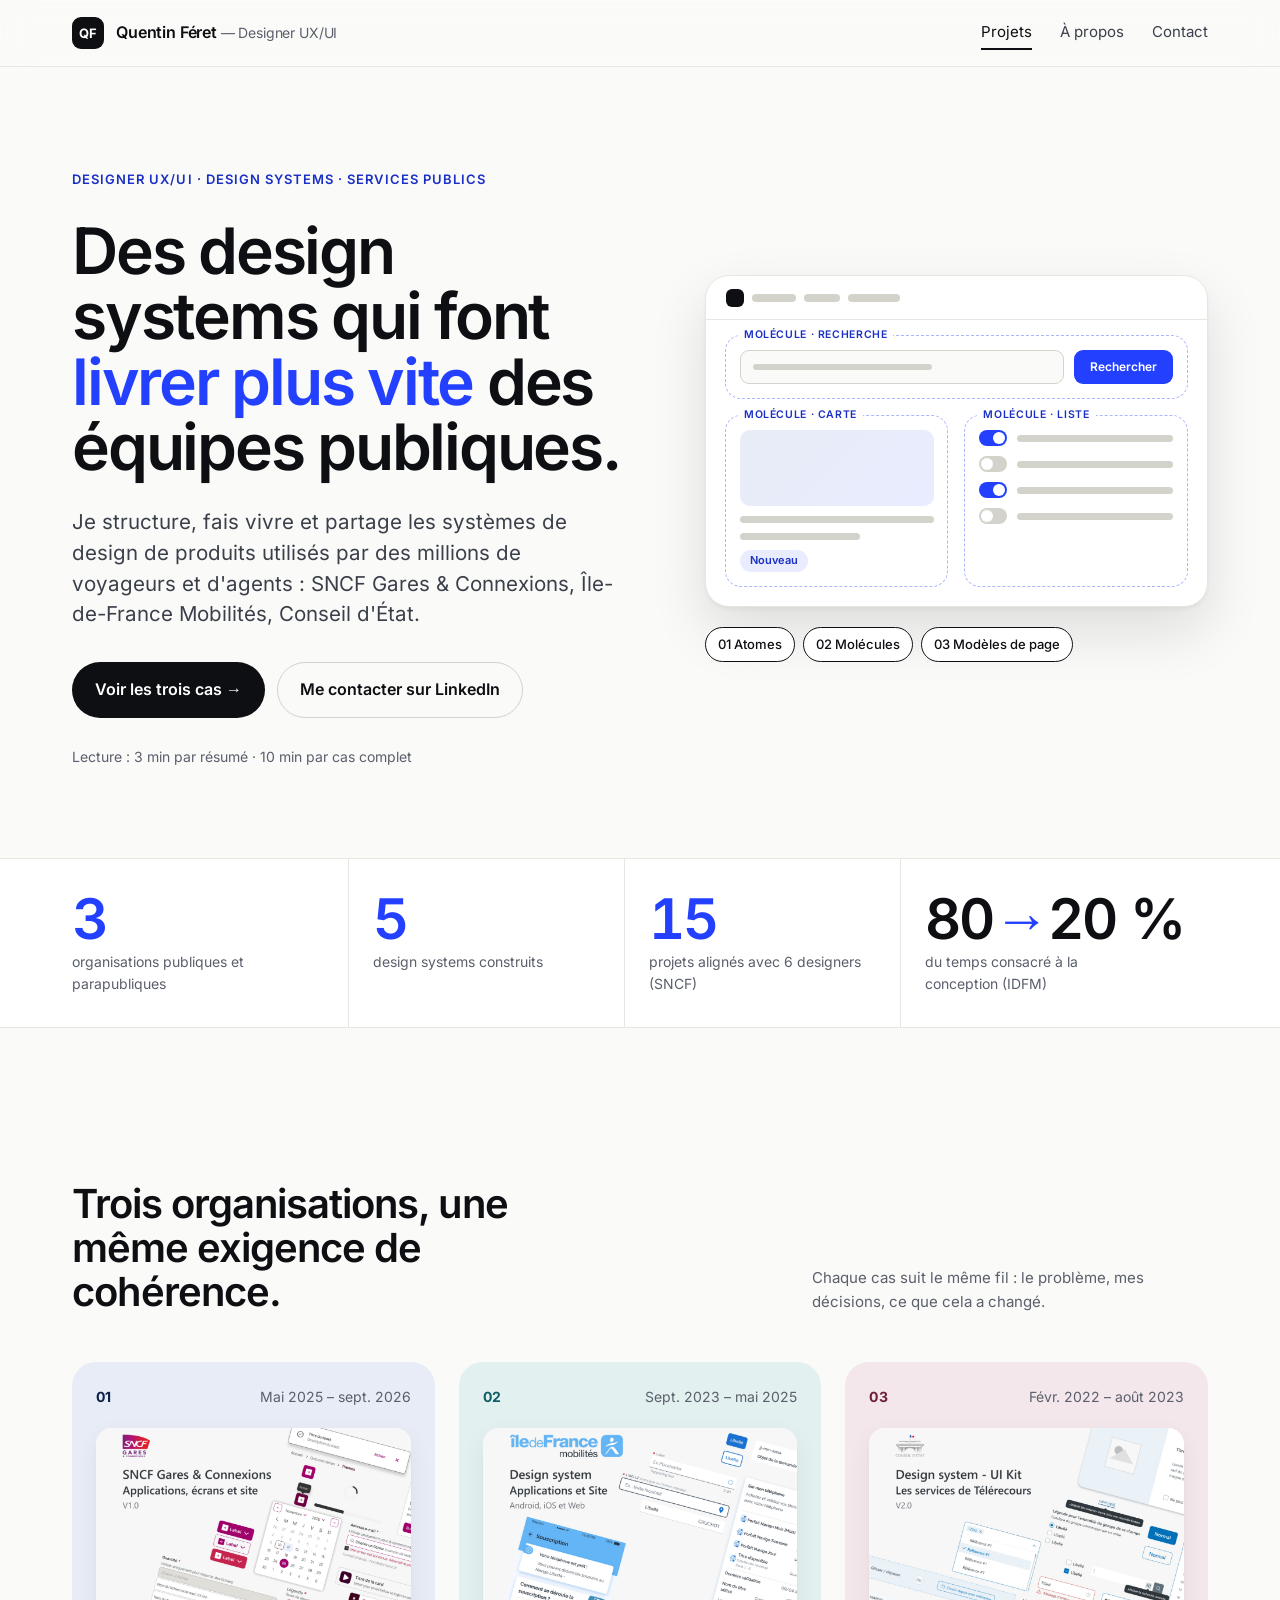
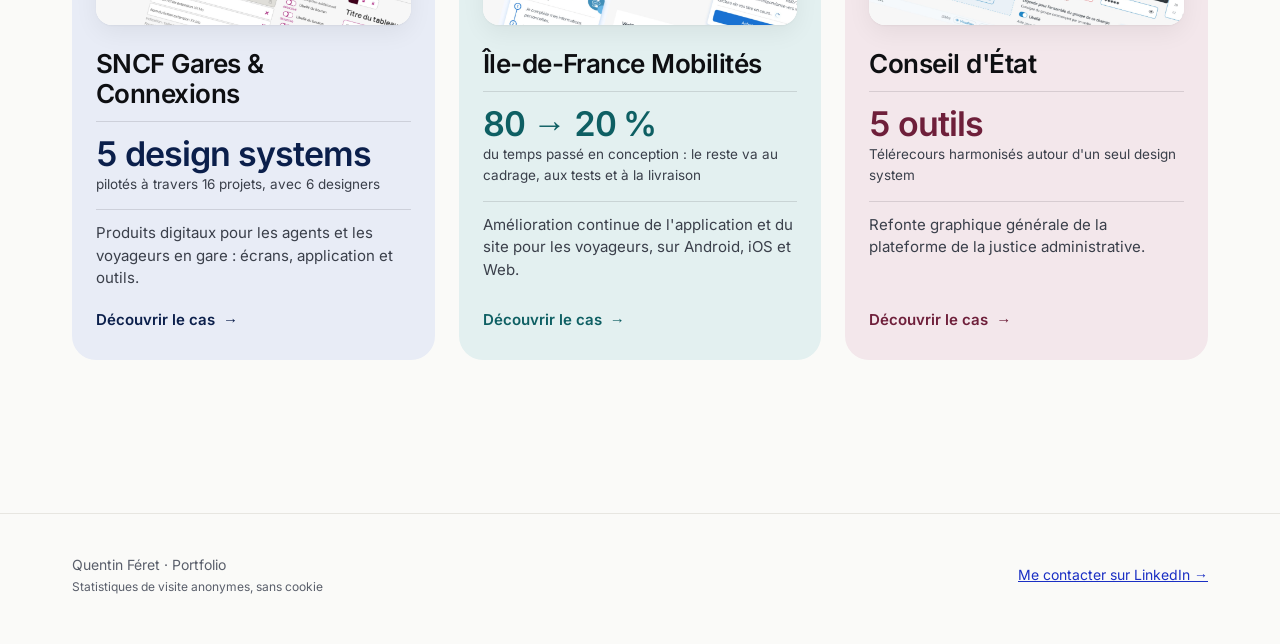
<file: index.html>
<!doctype html>
<html lang="fr">
<head>
<meta charset="utf-8">
<meta name="viewport" content="width=device-width, initial-scale=1">
<title>Quentin Féret — Designer UX/UI · Portfolio</title>
<meta name="description" content="Quentin Féret, Designer UX/UI : je conçois des design systems qui permettent à de grandes équipes publiques de livrer plus vite et plus cohérent. SNCF Gares &amp; Connexions, Île-de-France Mobilités, Conseil d'État.">
<meta property="og:title" content="Quentin Féret — Designer UX/UI · Portfolio">
<meta property="og:type" content="website">
<meta name="theme-color" content="#FAFAF8">
<link rel="icon" href="data:image/svg+xml,%3Csvg xmlns=%22http://www.w3.org/2000/svg%22 viewBox=%220 0 64 64%22%3E%3Crect width=%2264%22 height=%2264%22 rx=%2214%22 fill=%22%230E0F12%22/%3E%3Ctext x=%2232%22 y=%2242%22 font-family=%22Helvetica,Arial%22 font-size=%2226%22 font-weight=%22700%22 fill=%22white%22 text-anchor=%22middle%22%3EQF%3C/text%3E%3C/svg%3E">
<link rel="preload" href="assets/fonts/inter-latin-600-normal.woff2" as="font" type="font/woff2" crossorigin>
<link rel="stylesheet" href="assets/tokens.css">
<link rel="stylesheet" href="assets/home.css">
<script>document.documentElement.classList.add('js')</script>
<script defer src="https://cloud.umami.is/script.js" data-website-id="4f2ae9d7-1726-47b2-a085-174438b8aec9"></script>
</head>
<body>
<a class="skip" href="#contenu">Aller au contenu</a>

<header class="site-header">
<div class="wrap">
<a class="brand" href="index.html"><span class="mono" aria-hidden="true">QF</span><span>Quentin Féret <small>— Designer UX/UI</small></span></a>
<nav class="nav" aria-label="Navigation principale">
<a href="index.html" aria-current="page">Projets</a>
<a href="apropos.html">À propos</a>
<a href="https://www.linkedin.com/in/quentin-feret" target="_blank" rel="noopener" data-umami-event="contact-linkedin">Contact</a>
</nav>
</div>
</header>

<main id="contenu">

<section class="hero" aria-labelledby="h1">
<div class="wrap">
<div class="hero-copy">
<p class="eyebrow">Designer UX/UI · Design systems · Services publics</p>
<h1 class="display" id="h1">Des design systems qui font <em>livrer plus vite</em> des équipes publiques.</h1>
<p class="lead">Je structure, fais vivre et partage les systèmes de design de produits utilisés par des millions de voyageurs et d'agents : SNCF Gares &amp; Connexions, Île-de-France Mobilités, Conseil d'État.</p>
<div class="hero-cta">
<a class="btn btn-primary" href="#cas">Voir les trois cas →</a>
<a class="btn btn-ghost" href="https://www.linkedin.com/in/quentin-feret" target="_blank" rel="noopener" data-umami-event="contact-linkedin">Me contacter sur LinkedIn</a>
</div>
<p class="hero-meta">Lecture : 3 min par résumé · 10 min par cas complet</p>
</div>

<div class="sys" role="img" aria-label="Illustration : des atomes (boutons, champs, pastilles) s'assemblent en molécules (recherche, carte, liste), puis en un modèle de page complet.">
<div class="sys-stage" aria-hidden="true">
<div class="sys-page"><div class="sys-top"><i></i><i style="width:44px"></i><i style="width:36px"></i><i style="width:52px"></i></div></div>
<div class="sys-body">
<div class="mol mol-search"><b>Molécule · Recherche</b>
<div class="at at-input"><i></i></div><div class="at at-btn at-search-btn">Rechercher</div></div>
<div class="mol mol-card"><b>Molécule · Carte</b>
<div class="at at-img"></div><div class="at at-line at-t1"></div><div class="at at-line s at-t2"></div><div class="at at-chip">Nouveau</div></div>
<div class="mol mol-list"><b>Molécule · Liste</b>
<div class="at-row at at-r1"><span class="at-toggle on"></span><span class="at-line"></span></div>
<div class="at-row at at-r2"><span class="at-toggle"></span><span class="at-line"></span></div>
<div class="at-row at at-r3"><span class="at-toggle on"></span><span class="at-line"></span></div>
<div class="at-row at at-r4"><span class="at-toggle"></span><span class="at-line"></span></div></div>
</div>
</div>
<ol class="sys-steps" aria-hidden="true"><li>01 Atomes</li><li>02 Molécules</li><li>03 Modèles de page</li></ol>
</div>
</div>
</section>

<section class="proof" aria-label="Chiffres clés">
<div class="wrap">
<ul>
<li class="reveal"><span class="num"><span data-count="3">3</span></span><p>organisations publiques et parapubliques</p></li>
<li class="reveal" data-d="1"><span class="num"><span data-count="6">6</span></span><p>design systems construits</p></li>
<li class="reveal" data-d="2"><span class="num"><span data-count="16">16</span></span><p>projets alignés avec 6 designers (SNCF)</p></li>
<li class="reveal" data-d="2"><span class="num">80<span>→</span>20&nbsp;%</span><p>du temps consacré à la conception (IDFM)</p></li>
</ul>
</div>
</section>

<section class="cases" id="cas" aria-labelledby="h2">
<div class="wrap">
<div class="cases-head">
<h2 class="title" id="h2">Trois organisations, une même exigence de cohérence.</h2>
<p>Chaque cas suit le même fil : le problème, mes décisions, ce que cela a changé.</p>
</div>
<div class="posters">

<a class="poster p1 reveal" href="cas01-resume.html" data-umami-event="ouvrir-cas">
<div class="poster-head"><b>01</b><span>Mai 2025 – sept. 2026</span></div>
<div class="poster-fig"><img src="assets/index-01.jpg" alt="Aperçu du design system SNCF Gares &amp; Connexions : boutons, calendrier, champs de formulaire." width="2400" height="1350"></div>
<div class="poster-body">
<h3>SNCF Gares &amp; Connexions</h3>
<div class="kpi"><span class="num">5 design systems</span><span>pilotés à travers 16 projets, avec 6 designers</span></div>
<p class="desc">Produits digitaux pour les agents et les voyageurs en gare : écrans, application et outils.</p>
<span class="go">Découvrir le cas <i>→</i></span>
</div>
</a>

<a class="poster p2 reveal" data-d="1" href="cas02-resume.html" data-umami-event="ouvrir-cas">
<div class="poster-head"><b>02</b><span>Sept. 2023 – mai 2025</span></div>
<div class="poster-fig"><img decoding="async" src="assets/index-02.jpg" alt="Aperçu du design system Île-de-France Mobilités." width="2400" height="1350"></div>
<div class="poster-body">
<h3>Île-de-France Mobilités</h3>
<div class="kpi"><span class="num">80 → 20&nbsp;%</span><span>du temps passé en conception : le reste va au cadrage, aux tests et à la livraison</span></div>
<p class="desc">Amélioration continue de l'application et du site pour les voyageurs, sur Android, iOS et Web.</p>
<span class="go">Découvrir le cas <i>→</i></span>
</div>
</a>

<a class="poster p3 reveal" data-d="2" href="cas03-resume.html" data-umami-event="ouvrir-cas">
<div class="poster-head"><b>03</b><span>Févr. 2022 – août 2023</span></div>
<div class="poster-fig"><img decoding="async" src="assets/index-03.jpg" alt="Aperçu du design system du Conseil d'État pour Télérecours." width="2400" height="1350"></div>
<div class="poster-body">
<h3>Conseil d'État</h3>
<div class="kpi"><span class="num">5 outils</span><span>Télérecours harmonisés autour d'un seul design system</span></div>
<p class="desc">Refonte graphique générale de la plateforme de la justice administrative.</p>
<span class="go">Découvrir le cas <i>→</i></span>
</div>
</a>

</div>
</div>
</section>

</main>

<footer class="site-footer">
<div class="wrap"><span>Quentin Féret · Portfolio <small style="display:block;font-size:12px;color:var(--ink-3)">Statistiques de visite anonymes, sans cookie</small></span><a href="https://www.linkedin.com/in/quentin-feret" target="_blank" rel="noopener" data-umami-event="contact-linkedin">Me contacter sur LinkedIn →</a></div>
</footer>

<script>
(function(){
  var reduce=window.matchMedia&&matchMedia('(prefers-reduced-motion: reduce)').matches;
  var els=document.querySelectorAll('.reveal');
  if(!('IntersectionObserver' in window)||reduce){els.forEach(function(e){e.classList.add('in')});return}
  var io=new IntersectionObserver(function(es){es.forEach(function(e){if(e.isIntersecting){e.target.classList.add('in');io.unobserve(e.target)}})},{threshold:.15});
  els.forEach(function(e){io.observe(e)});
  document.querySelectorAll('[data-count]').forEach(function(n){
    var to=+n.dataset.count,done=false;
    var o=new IntersectionObserver(function(es){if(es[0].isIntersecting&&!done){done=true;var t0=performance.now();(function f(t){var p=Math.min((t-t0)/900,1);n.textContent=Math.round(to*(1-Math.pow(1-p,3)));if(p<1)requestAnimationFrame(f)})(t0)}},{threshold:.6});
    o.observe(n);
  });
})();
</script>
</body>
</html>
</file>
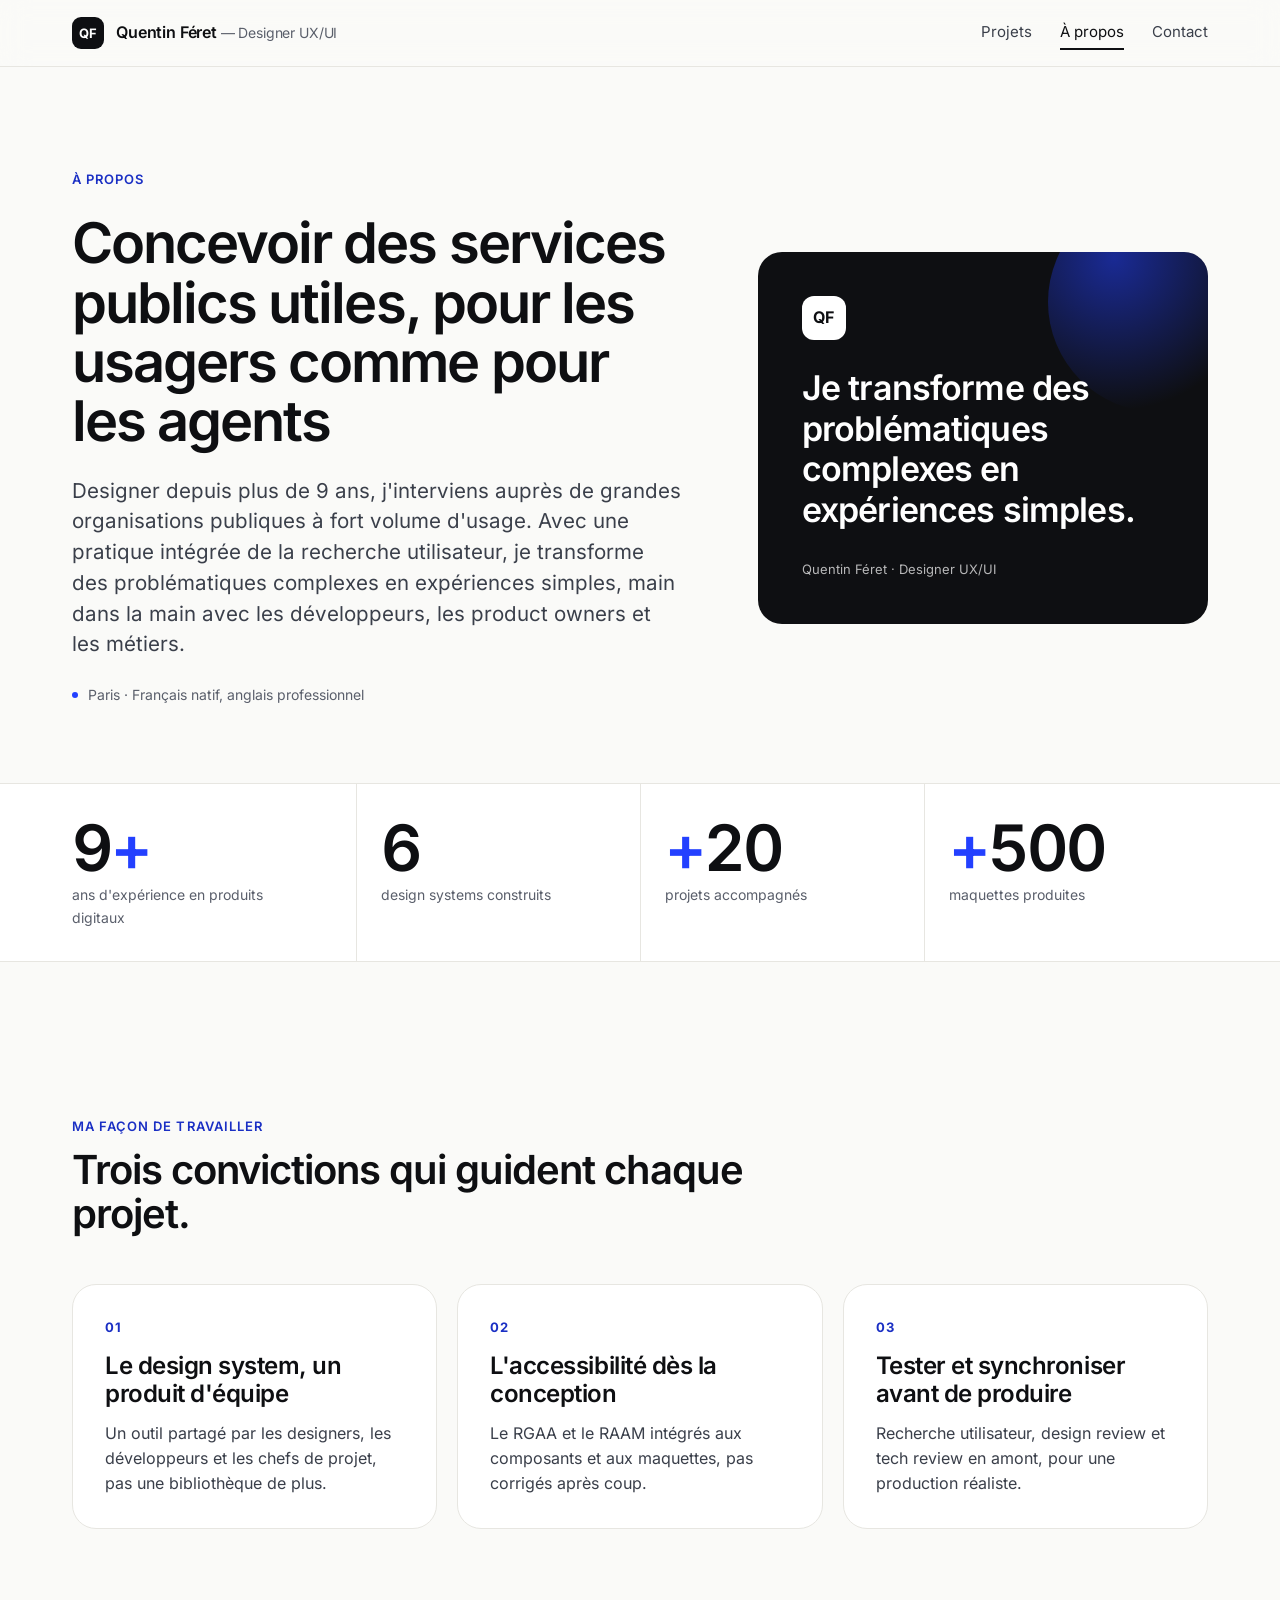
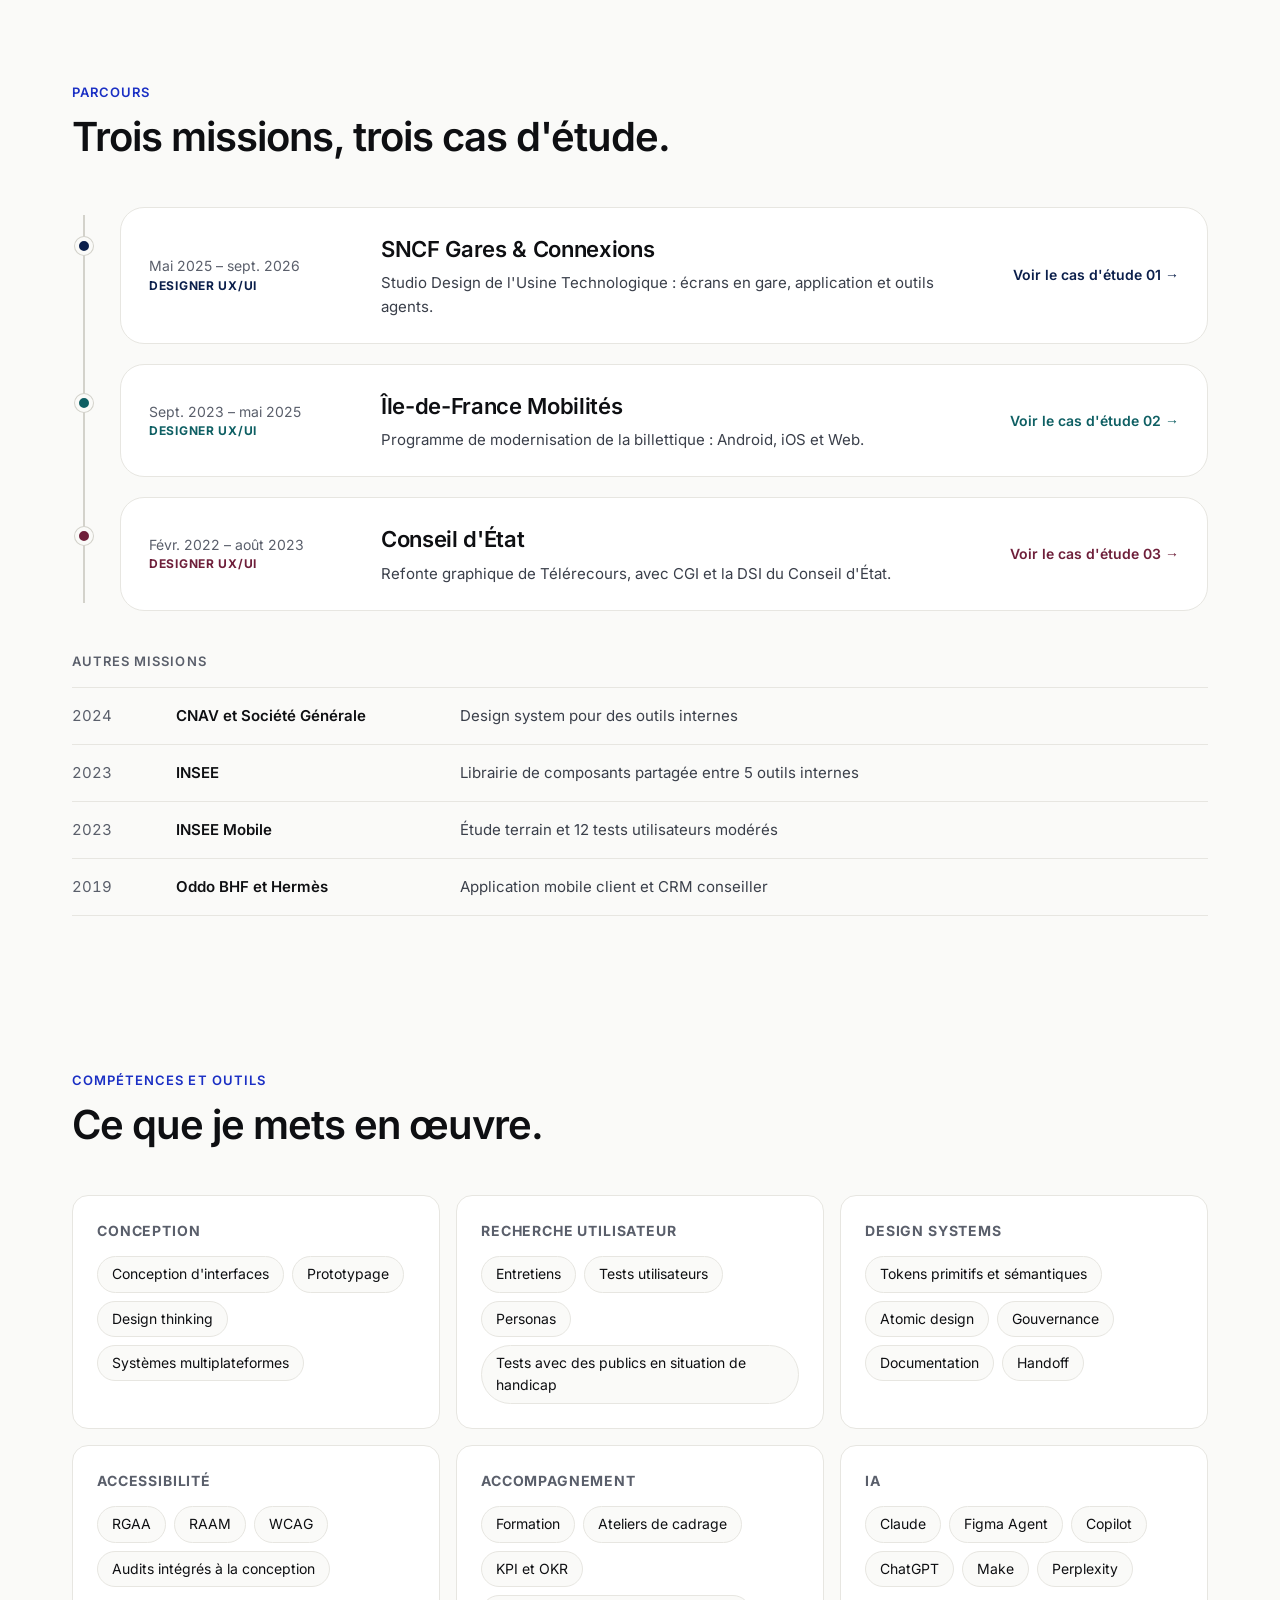
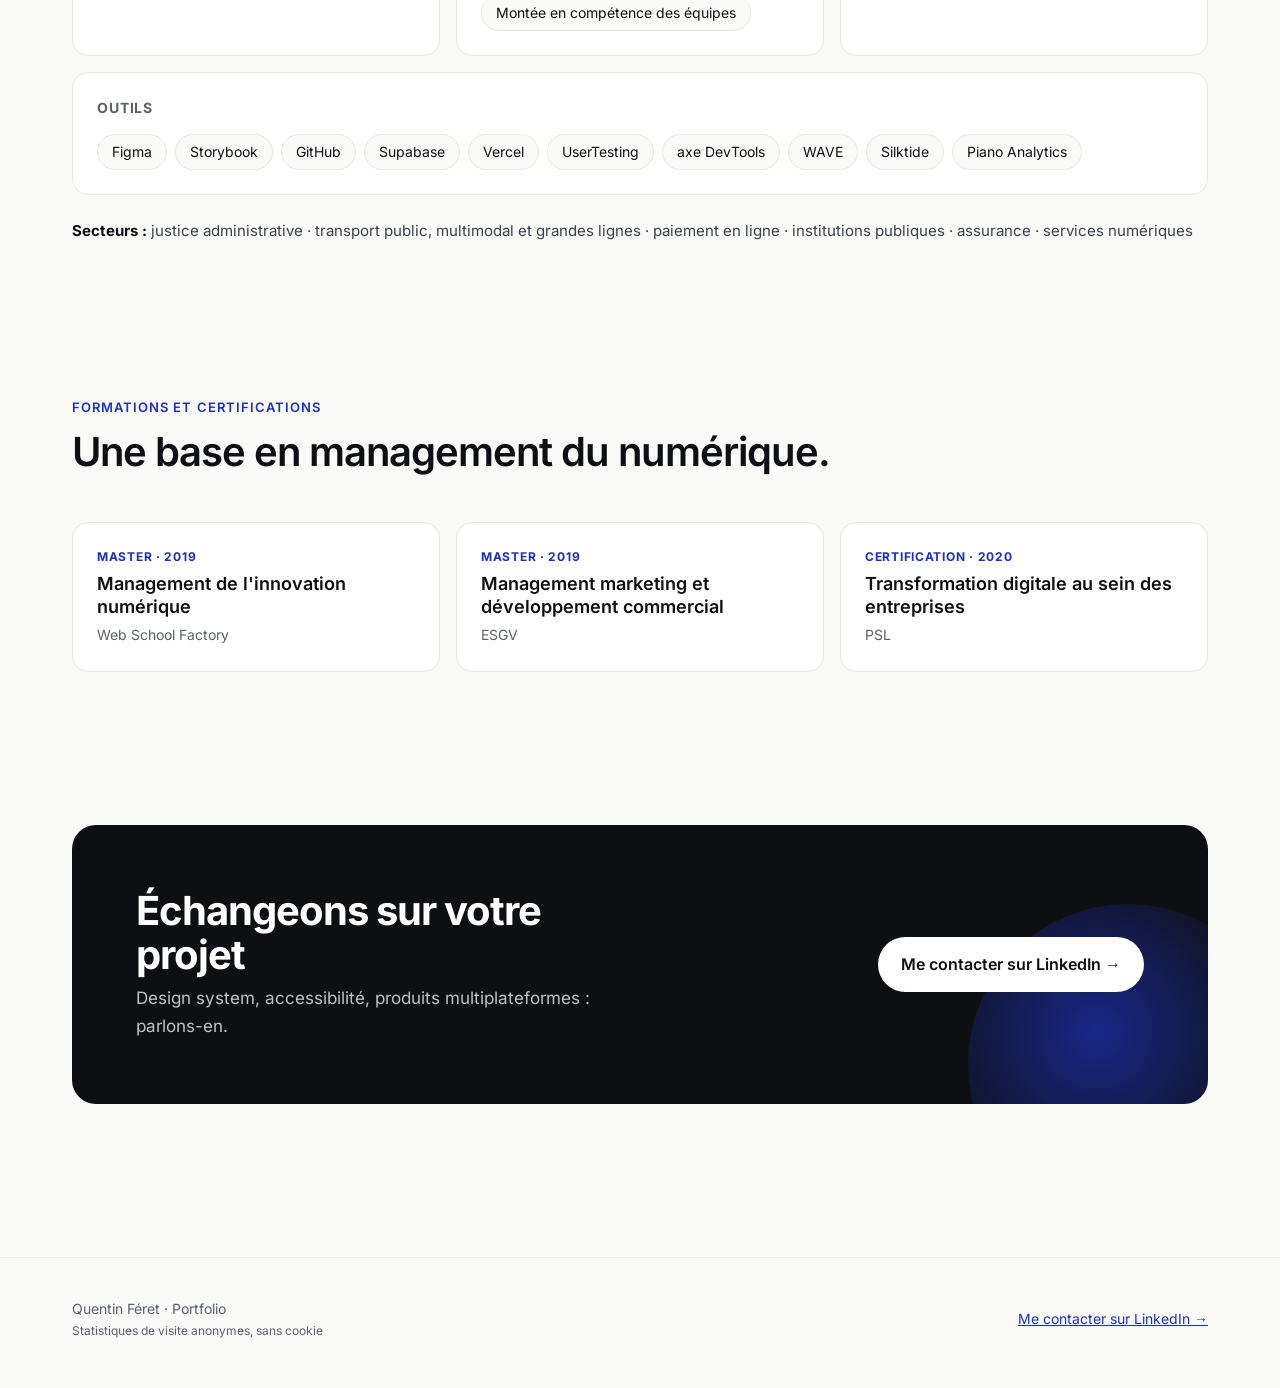
<file: apropos.html>
<!doctype html>
<html lang="fr">
<head>
<meta charset="utf-8">
<meta name="viewport" content="width=device-width, initial-scale=1">
<title>À propos — Quentin Féret · Designer UX/UI</title>
<meta name="description" content="Quentin Féret, Designer UX/UI depuis plus de 9 ans : services publics utiles, design systems, accessibilité et recherche utilisateur.">
<meta name="theme-color" content="#FAFAF8">
<link rel="icon" href="data:image/svg+xml,%3Csvg xmlns=%22http://www.w3.org/2000/svg%22 viewBox=%220 0 64 64%22%3E%3Crect width=%2264%22 height=%2264%22 rx=%2214%22 fill=%22%230E0F12%22/%3E%3Ctext x=%2232%22 y=%2242%22 font-family=%22Helvetica,Arial%22 font-size=%2226%22 font-weight=%22700%22 fill=%22white%22 text-anchor=%22middle%22%3EQF%3C/text%3E%3C/svg%3E">
<link rel="preload" href="assets/fonts/inter-latin-600-normal.woff2" as="font" type="font/woff2" crossorigin>
<link rel="stylesheet" href="assets/tokens.css">
<link rel="stylesheet" href="assets/about.css">
<script>document.documentElement.classList.add('js')</script>
<script defer src="https://cloud.umami.is/script.js" data-website-id="4f2ae9d7-1726-47b2-a085-174438b8aec9"></script>
</head>
<body>
<a class="skip" href="#contenu">Aller au contenu</a>

<header class="site-header">
<div class="wrap">
<a class="brand" href="index.html"><span class="mono" aria-hidden="true">QF</span><span>Quentin Féret <small>— Designer UX/UI</small></span></a>
<nav class="nav" aria-label="Navigation principale">
<a href="index.html">Projets</a>
<a href="apropos.html" aria-current="page">À propos</a>
<a href="https://www.linkedin.com/in/quentin-feret" target="_blank" rel="noopener" data-umami-event="contact-linkedin">Contact</a>
</nav>
</div>
</header>

<main id="contenu">

<section class="ab-hero" aria-labelledby="h1">
<div class="wrap">
<div class="ab-copy">
<p class="eyebrow">À propos</p>
<h1 class="display" id="h1">Concevoir des services publics utiles, pour les usagers comme pour les agents</h1>
<p class="lead">Designer depuis plus de 9 ans, j'interviens auprès de grandes organisations publiques à fort volume d'usage. Avec une pratique intégrée de la recherche utilisateur, je transforme des problématiques complexes en expériences simples, main dans la main avec les développeurs, les product owners et les métiers.</p>
<p class="meta-line"><i></i>Paris · Français natif, anglais professionnel</p>
</div>
<figure class="quote" style="margin:0">
<span class="mono" aria-hidden="true">QF</span>
<blockquote>Je transforme des problématiques complexes en expériences simples.</blockquote>
<small>Quentin Féret · Designer UX/UI</small>
</figure>
</div>
</section>

<section class="figs" aria-label="Chiffres clés">
<div class="wrap">
<ul>
<li class="reveal"><span class="num"><span data-count="9">9</span><span class="sfx">+</span></span><p>ans d'expérience en produits digitaux</p></li>
<li class="reveal" data-d="1"><span class="num"><span data-count="6">6</span></span><p>design systems construits</p></li>
<li class="reveal" data-d="2"><span class="num"><span class="pfx">+</span><span data-count="20">20</span></span><p>projets accompagnés</p></li>
<li class="reveal" data-d="2"><span class="num"><span class="pfx">+</span><span data-count="500">500</span></span><p>maquettes produites</p></li>
</ul>
</div>
</section>

<div class="wrap">

<section class="ab-sec" aria-labelledby="h-way">
<div class="ab-head"><p class="eyebrow">Ma façon de travailler</p><h2 class="title" id="h-way">Trois convictions qui guident chaque projet.</h2></div>
<div class="princ">
<article class="pr reveal"><b>01</b><h3>Le design system, un produit d'équipe</h3><p>Un outil partagé par les designers, les développeurs et les chefs de projet, pas une bibliothèque de plus.</p></article>
<article class="pr reveal" data-d="1"><b>02</b><h3>L'accessibilité dès la conception</h3><p>Le RGAA et le RAAM intégrés aux composants et aux maquettes, pas corrigés après coup.</p></article>
<article class="pr reveal" data-d="2"><b>03</b><h3>Tester et synchroniser avant de produire</h3><p>Recherche utilisateur, design review et tech review en amont, pour une production réaliste.</p></article>
</div>
</section>

<section class="ab-sec" aria-labelledby="h-par">
<div class="ab-head"><p class="eyebrow">Parcours</p><h2 class="title" id="h-par">Trois missions, trois cas d'étude.</h2></div>
<ol class="tl">
<li class="j1 reveal"><a class="job" href="cas01-resume.html">
<span class="when">Mai 2025 – sept. 2026<b>Designer UX/UI</b></span>
<span><h3>SNCF Gares &amp; Connexions</h3><p>Studio Design de l'Usine Technologique : écrans en gare, application et outils agents.</p></span>
<span class="go">Voir le cas d'étude 01 <i>→</i></span></a></li>
<li class="j2 reveal"><a class="job" href="cas02-resume.html">
<span class="when">Sept. 2023 – mai 2025<b>Designer UX/UI</b></span>
<span><h3>Île-de-France Mobilités</h3><p>Programme de modernisation de la billettique : Android, iOS et Web.</p></span>
<span class="go">Voir le cas d'étude 02 <i>→</i></span></a></li>
<li class="j3 reveal"><a class="job" href="cas03-resume.html">
<span class="when">Févr. 2022 – août 2023<b>Designer UX/UI</b></span>
<span><h3>Conseil d'État</h3><p>Refonte graphique de Télérecours, avec CGI et la DSI du Conseil d'État.</p></span>
<span class="go">Voir le cas d'étude 03 <i>→</i></span></a></li>
</ol>
<div class="others reveal">
<h3>Autres missions</h3>
<ul>
<li><span>2024</span><b>CNAV et Société Générale</b><em>Design system pour des outils internes</em></li>
<li><span>2023</span><b>INSEE</b><em>Librairie de composants partagée entre 5 outils internes</em></li>
<li><span>2023</span><b>INSEE Mobile</b><em>Étude terrain et 12 tests utilisateurs modérés</em></li>
<li><span>2019</span><b>Oddo BHF et Hermès</b><em>Application mobile client et CRM conseiller</em></li>
</ul>
</div>
</section>

<section class="ab-sec" aria-labelledby="h-sk">
<div class="ab-head"><p class="eyebrow">Compétences et outils</p><h2 class="title" id="h-sk">Ce que je mets en œuvre.</h2></div>
<div class="skills reveal">
<div class="sk"><h3>Conception</h3><ul class="chips"><li>Conception d'interfaces</li><li>Prototypage</li><li>Design thinking</li><li>Systèmes multiplateformes</li></ul></div>
<div class="sk"><h3>Recherche utilisateur</h3><ul class="chips"><li>Entretiens</li><li>Tests utilisateurs</li><li>Personas</li><li>Tests avec des publics en situation de handicap</li></ul></div>
<div class="sk"><h3>Design systems</h3><ul class="chips"><li>Tokens primitifs et sémantiques</li><li>Atomic design</li><li>Gouvernance</li><li>Documentation</li><li>Handoff</li></ul></div>
<div class="sk"><h3>Accessibilité</h3><ul class="chips"><li>RGAA</li><li>RAAM</li><li>WCAG</li><li>Audits intégrés à la conception</li></ul></div>
<div class="sk"><h3>Accompagnement</h3><ul class="chips"><li>Formation</li><li>Ateliers de cadrage</li><li>KPI et OKR</li><li>Montée en compétence des équipes</li></ul></div>
<div class="sk"><h3>IA</h3><ul class="chips"><li>Claude</li><li>Figma Agent</li><li>Copilot</li><li>ChatGPT</li><li>Make</li><li>Perplexity</li></ul></div>
<div class="sk wide"><h3>Outils</h3><ul class="chips"><li>Figma</li><li>Storybook</li><li>GitHub</li><li>Supabase</li><li>Vercel</li><li>UserTesting</li><li>axe DevTools</li><li>WAVE</li><li>Silktide</li><li>Piano Analytics</li></ul></div>
</div>
<p class="sectors reveal"><b>Secteurs :</b> justice administrative · transport public, multimodal et grandes lignes · paiement en ligne · institutions publiques · assurance · services numériques</p>
</section>

<section class="ab-sec" aria-labelledby="h-edu">
<div class="ab-head"><p class="eyebrow">Formations et certifications</p><h2 class="title" id="h-edu">Une base en management du numérique.</h2></div>
<div class="edu reveal">
<div><small>Master · 2019</small><h3>Management de l'innovation numérique</h3><p>Web School Factory</p></div>
<div><small>Master · 2019</small><h3>Management marketing et développement commercial</h3><p>ESGV</p></div>
<div><small>Certification · 2020</small><h3>Transformation digitale au sein des entreprises</h3><p>PSL</p></div>
</div>
</section>

<aside class="contact reveal">
<div><h2>Échangeons sur votre projet</h2><p>Design system, accessibilité, produits multiplateformes : parlons-en.</p></div>
<a class="btn" href="https://www.linkedin.com/in/quentin-feret" target="_blank" rel="noopener" data-umami-event="contact-linkedin">Me contacter sur LinkedIn →</a>
</aside>

</div>
</main>

<footer class="site-footer">
<div class="wrap"><span>Quentin Féret · Portfolio <small style="display:block;font-size:12px;color:var(--ink-3)">Statistiques de visite anonymes, sans cookie</small></span><a href="https://www.linkedin.com/in/quentin-feret" target="_blank" rel="noopener" data-umami-event="contact-linkedin">Me contacter sur LinkedIn →</a></div>
</footer>

<script>
(function(){
  var reduce=window.matchMedia&&matchMedia('(prefers-reduced-motion: reduce)').matches;
  var els=document.querySelectorAll('.reveal');
  if(!('IntersectionObserver' in window)||reduce){els.forEach(function(e){e.classList.add('in')});return}
  var io=new IntersectionObserver(function(es){es.forEach(function(e){if(e.isIntersecting){e.target.classList.add('in');io.unobserve(e.target)}})},{threshold:.15});
  els.forEach(function(e){io.observe(e)});
  document.querySelectorAll('[data-count]').forEach(function(n){
    var to=+n.dataset.count,done=false;
    var o=new IntersectionObserver(function(es){if(es[0].isIntersecting&&!done){done=true;var t0=performance.now();(function f(t){var p=Math.min((t-t0)/900,1);n.textContent=Math.round(to*(1-Math.pow(1-p,3)));if(p<1)requestAnimationFrame(f)})(t0)}},{threshold:.6});
    o.observe(n);
  });
})();
</script>
</body>
</html>
</file>
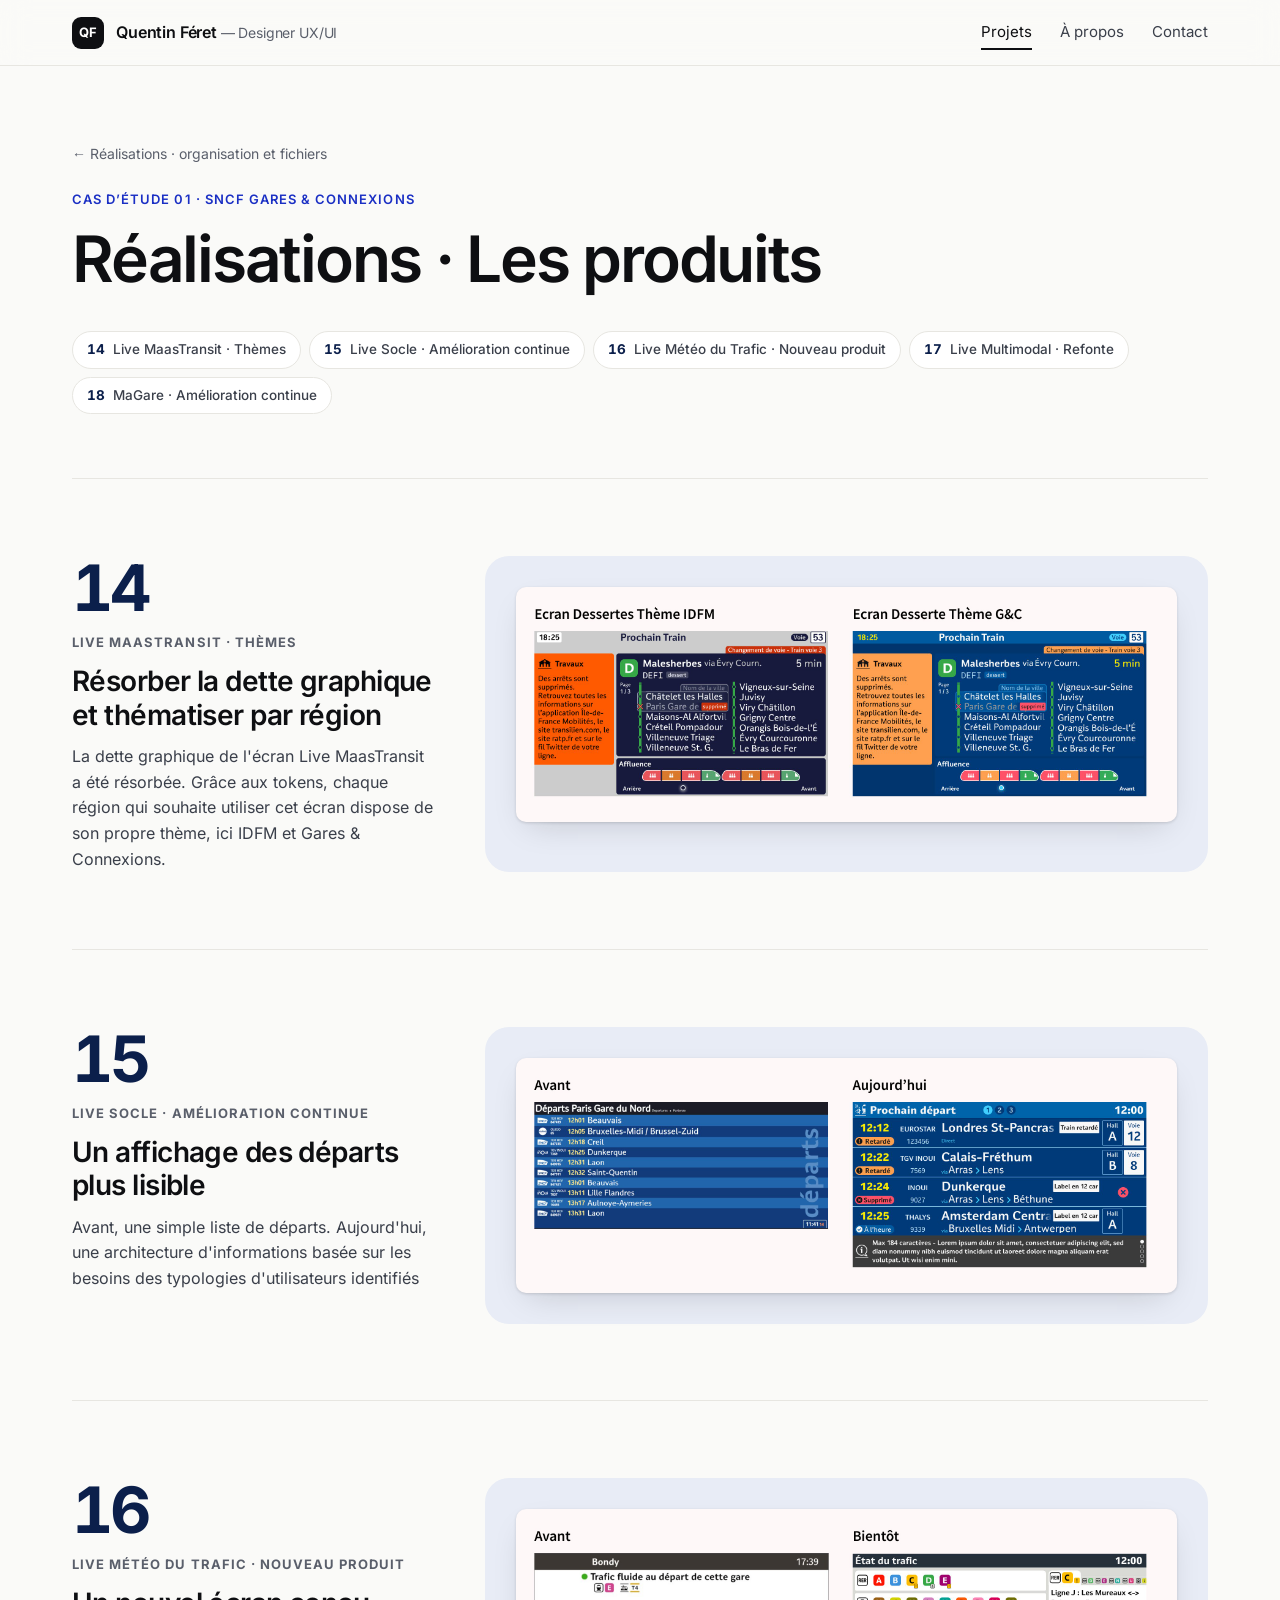
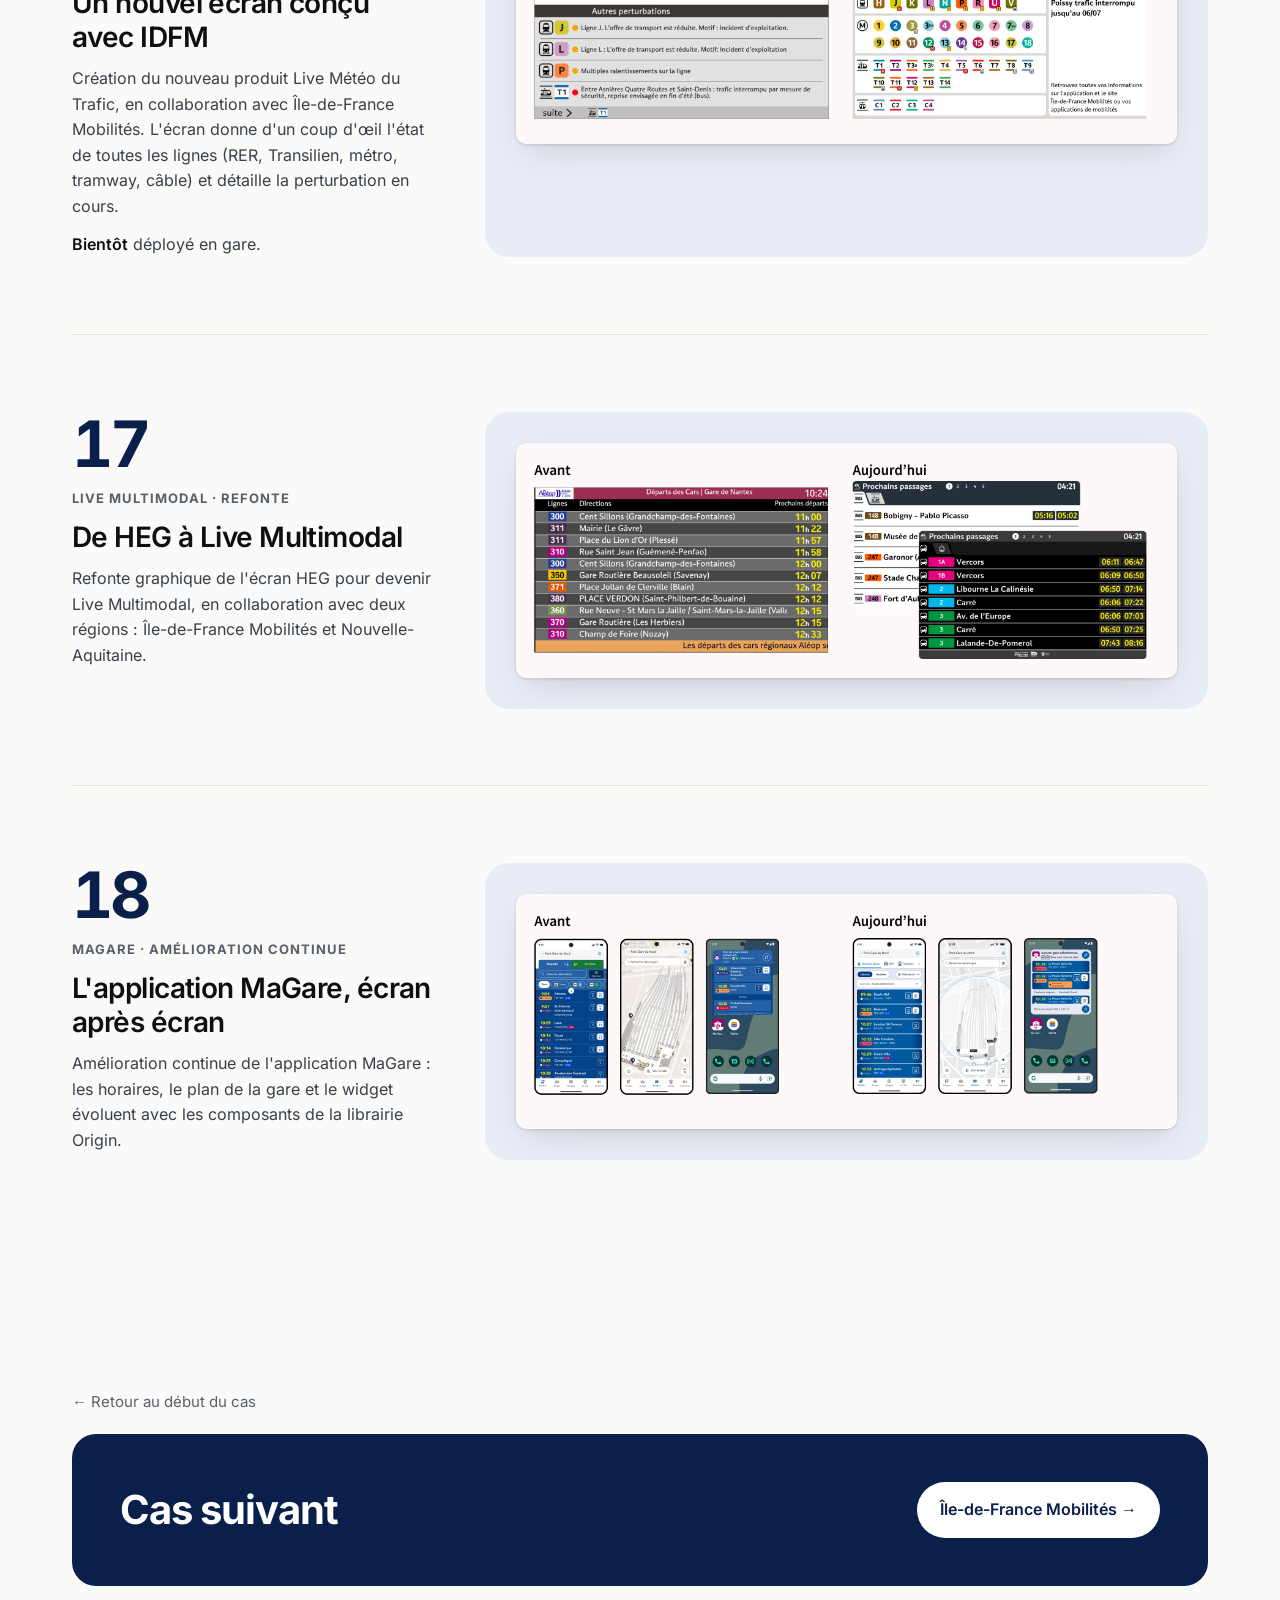
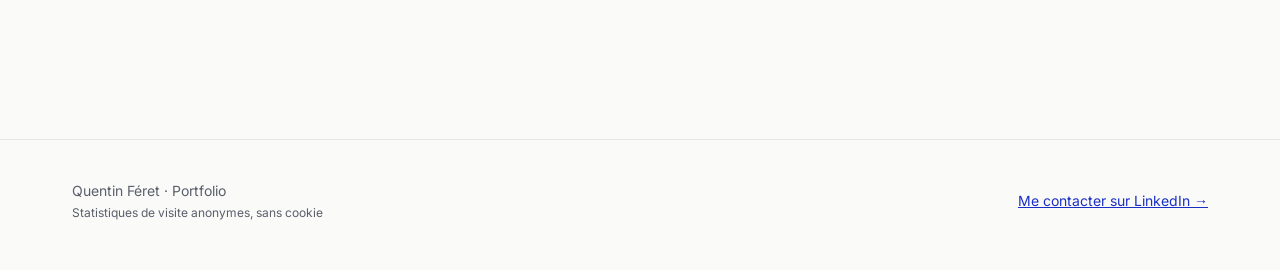
<file: cas01-produits.html>
<!doctype html>
<html lang="fr">
<head>
<meta charset="utf-8">
<meta name="viewport" content="width=device-width, initial-scale=1">
<title>SNCF Gares &amp; Connexions — Produits · Quentin Féret</title>
<meta name="description" content="Portfolio de Quentin Féret, Designer UX/UI : trois cas d&#x27;étude autour du design system (SNCF Gares &amp; Connexions, Île-de-France Mobilités, Conseil d&#x27;État).">
<meta name="theme-color" content="#FAFAF8">
<link rel="icon" href="data:image/svg+xml,%3Csvg xmlns=%22http://www.w3.org/2000/svg%22 viewBox=%220 0 64 64%22%3E%3Crect width=%2264%22 height=%2264%22 rx=%2214%22 fill=%22%230E0F12%22/%3E%3Ctext x=%2232%22 y=%2242%22 font-family=%22Helvetica,Arial%22 font-size=%2226%22 font-weight=%22700%22 fill=%22white%22 text-anchor=%22middle%22%3EQF%3C/text%3E%3C/svg%3E">
<link rel="preload" href="assets/fonts/inter-latin-600-normal.woff2" as="font" type="font/woff2" crossorigin>
<link rel="stylesheet" href="assets/tokens.css">
<link rel="stylesheet" href="assets/case.css">
<link rel="stylesheet" href="assets/gallery.css">
<script>document.documentElement.classList.add('js')</script>
<script defer src="https://cloud.umami.is/script.js" data-website-id="4f2ae9d7-1726-47b2-a085-174438b8aec9"></script>
</head>
<body class="t1">
<a class="skip" href="#contenu">Aller au contenu</a>

<header class="site-header">
<div class="wrap">
<a class="brand" href="index.html"><span class="mono" aria-hidden="true">QF</span><span>Quentin Féret <small>— Designer UX/UI</small></span></a>
<nav class="nav" aria-label="Navigation principale">
<a href="index.html" aria-current="page">Projets</a>
<a href="apropos.html">À propos</a>
<a href="https://www.linkedin.com/in/quentin-feret" target="_blank" rel="noopener" data-umami-event="contact-linkedin">Contact</a>
</nav>
</div>
</header>

<main id="contenu">
<section class="gal-head" aria-labelledby="h1">
<div class="wrap">
<p class="crumb"><a href="cas01-realisations.html">← Réalisations · organisation et fichiers</a></p>
<p class="eyebrow" style="margin-bottom:16px">Cas d’étude 01 · SNCF Gares &amp; Connexions</p>
<h1 class="display" id="h1">Réalisations · Les produits</h1>
<ol class="idx" aria-label="Sommaire de la page"><li><a href="#r14"><b>14</b>Live MaasTransit · Thèmes</a></li><li><a href="#r15"><b>15</b>Live Socle · Amélioration continue</a></li><li><a href="#r16"><b>16</b>Live Météo du Trafic · Nouveau produit</a></li><li><a href="#r17"><b>17</b>Live Multimodal · Refonte</a></li><li><a href="#r18"><b>18</b>MaGare · Amélioration continue</a></li></ol>
</div>
</section>
<div class="wrap">
<div class="gal">
<article class="gi reveal" id="r14">
<div class="gi-text"><span class="gi-n">14</span><p class="gi-k">Live MaasTransit · Thèmes</p><h2 class="gi-t">Résorber la dette graphique et thématiser par région</h2><div class="gi-b"><p style="margin: 0">La dette graphique de l'écran Live MaasTransit a été résorbée. Grâce aux tokens, chaque région qui souhaite utiliser cet écran dispose de son propre thème, ici IDFM et Gares &amp; Connexions.</p></div></div>
<div class="gi-media">
<img src="assets/cas01-produits-01.jpg" alt="Écran Dessertes de Live MaasTransit décliné en deux thèmes, Île-de-France Mobilités et Gares &amp; Connexions, à partir des mêmes composants" width="2160" height="768">
</div>
</article>
<article class="gi reveal" id="r15">
<div class="gi-text"><span class="gi-n">15</span><p class="gi-k">Live Socle · Amélioration continue</p><h2 class="gi-t">Un affichage des départs plus lisible</h2><div class="gi-b"><p style="margin: 0">Avant, une simple liste de départs. Aujourd'hui, une architecture d'informations basée sur les besoins des typologies d'utilisateurs identifiés</p></div></div>
<div class="gi-media">
<img src="assets/cas01-produits-02.jpg" alt="Avant / aujourd&#x27;hui de l&#x27;écran des départs Live Socle : d&#x27;une liste simple à un affichage avec statut, hall, voie, dessertes et bandeau d&#x27;information" width="2160" height="768" loading="lazy" decoding="async">
</div>
</article>
<article class="gi reveal" id="r16">
<div class="gi-text"><span class="gi-n">16</span><p class="gi-k">Live Météo du Trafic · Nouveau produit</p><h2 class="gi-t">Un nouvel écran conçu avec IDFM</h2><div class="gi-b"><p style="margin: 0">Création du nouveau produit Live Météo du Trafic, en collaboration avec Île-de-France Mobilités. L'écran donne d'un coup d'œil l'état de toutes les lignes (RER, Transilien, métro, tramway, câble) et détaille la perturbation en cours.</p>
<p style="margin: 0"><strong>Bientôt</strong> déployé en gare.</p></div></div>
<div class="gi-media">
<img src="assets/cas01-produits-03.jpg" alt="Avant / bientôt : l&#x27;ancien écran de perturbations de la gare de Bondy, et le nouvel écran Live Météo du Trafic qui montre l&#x27;état de toutes les lignes d&#x27;Île-de-France" width="2160" height="768" loading="lazy" decoding="async">
</div>
</article>
<article class="gi reveal" id="r17">
<div class="gi-text"><span class="gi-n">17</span><p class="gi-k">Live Multimodal · Refonte</p><h2 class="gi-t">De HEG à Live Multimodal</h2><div class="gi-b"><p style="margin: 0">Refonte graphique de l'écran HEG pour devenir Live Multimodal, en collaboration avec deux régions : Île-de-France Mobilités et Nouvelle-Aquitaine.</p></div></div>
<div class="gi-media">
<img src="assets/cas01-produits-04.jpg" alt="Avant / aujourd&#x27;hui : l&#x27;ancien écran des départs de cars en gare de Nantes, et le nouvel écran Live Multimodal des prochains passages en thème clair et en thème sombre" width="2160" height="768" loading="lazy" decoding="async">
</div>
</article>
<article class="gi reveal" id="r18">
<div class="gi-text"><span class="gi-n">18</span><p class="gi-k">MaGare · Amélioration continue</p><h2 class="gi-t">L'application MaGare, écran après écran</h2><div class="gi-b"><p style="margin: 0">Amélioration continue de l'application MaGare : les horaires, le plan de la gare et le widget évoluent avec les composants de la librairie Origin.</p></div></div>
<div class="gi-media">
<img src="assets/cas01-produits-05.jpg" alt="Avant / aujourd&#x27;hui de l&#x27;application MaGare : écran des horaires, plan de la gare et widget sur l&#x27;écran d&#x27;accueil" width="2160" height="768" loading="lazy" decoding="async">
</div>
</article>
</div>
<p class="gal-back"><a href="cas01.html">← Retour au début du cas</a></p>
<aside class="next reveal">
<h2>Cas suivant</h2>
<a class="btn" data-umami-event="cas-complet" href="cas02-resume.html">Île-de-France Mobilités →</a>
</aside>

</div>
</main>

<footer class="site-footer">
<div class="wrap"><span>Quentin Féret · Portfolio <small style="display:block;font-size:12px;color:var(--ink-3)">Statistiques de visite anonymes, sans cookie</small></span><a href="https://www.linkedin.com/in/quentin-feret" target="_blank" rel="noopener" data-umami-event="contact-linkedin">Me contacter sur LinkedIn →</a></div>
</footer>

<script>
(function(){
  var reduce=window.matchMedia&&matchMedia('(prefers-reduced-motion: reduce)').matches;
  var els=document.querySelectorAll('.reveal');
  if('IntersectionObserver' in window&&!reduce){
    var io=new IntersectionObserver(function(es){es.forEach(function(e){if(e.isIntersecting){e.target.classList.add('in');io.unobserve(e.target)}})},{threshold:.12});
    els.forEach(function(e){io.observe(e)});
    var links=[].slice.call(document.querySelectorAll('.snav a'));
    var map={};links.forEach(function(a){map[a.getAttribute('href').slice(1)]=a});
    var so=new IntersectionObserver(function(es){es.forEach(function(e){if(e.isIntersecting){links.forEach(function(a){a.classList.remove('on')});map[e.target.id].classList.add('on')}})},{rootMargin:'-30% 0px -60% 0px'});
    Object.keys(map).forEach(function(id){var s=document.getElementById(id);if(s)so.observe(s)});
  }else{els.forEach(function(e){e.classList.add('in')})}
})();
</script>
</body>
</html>
</file>
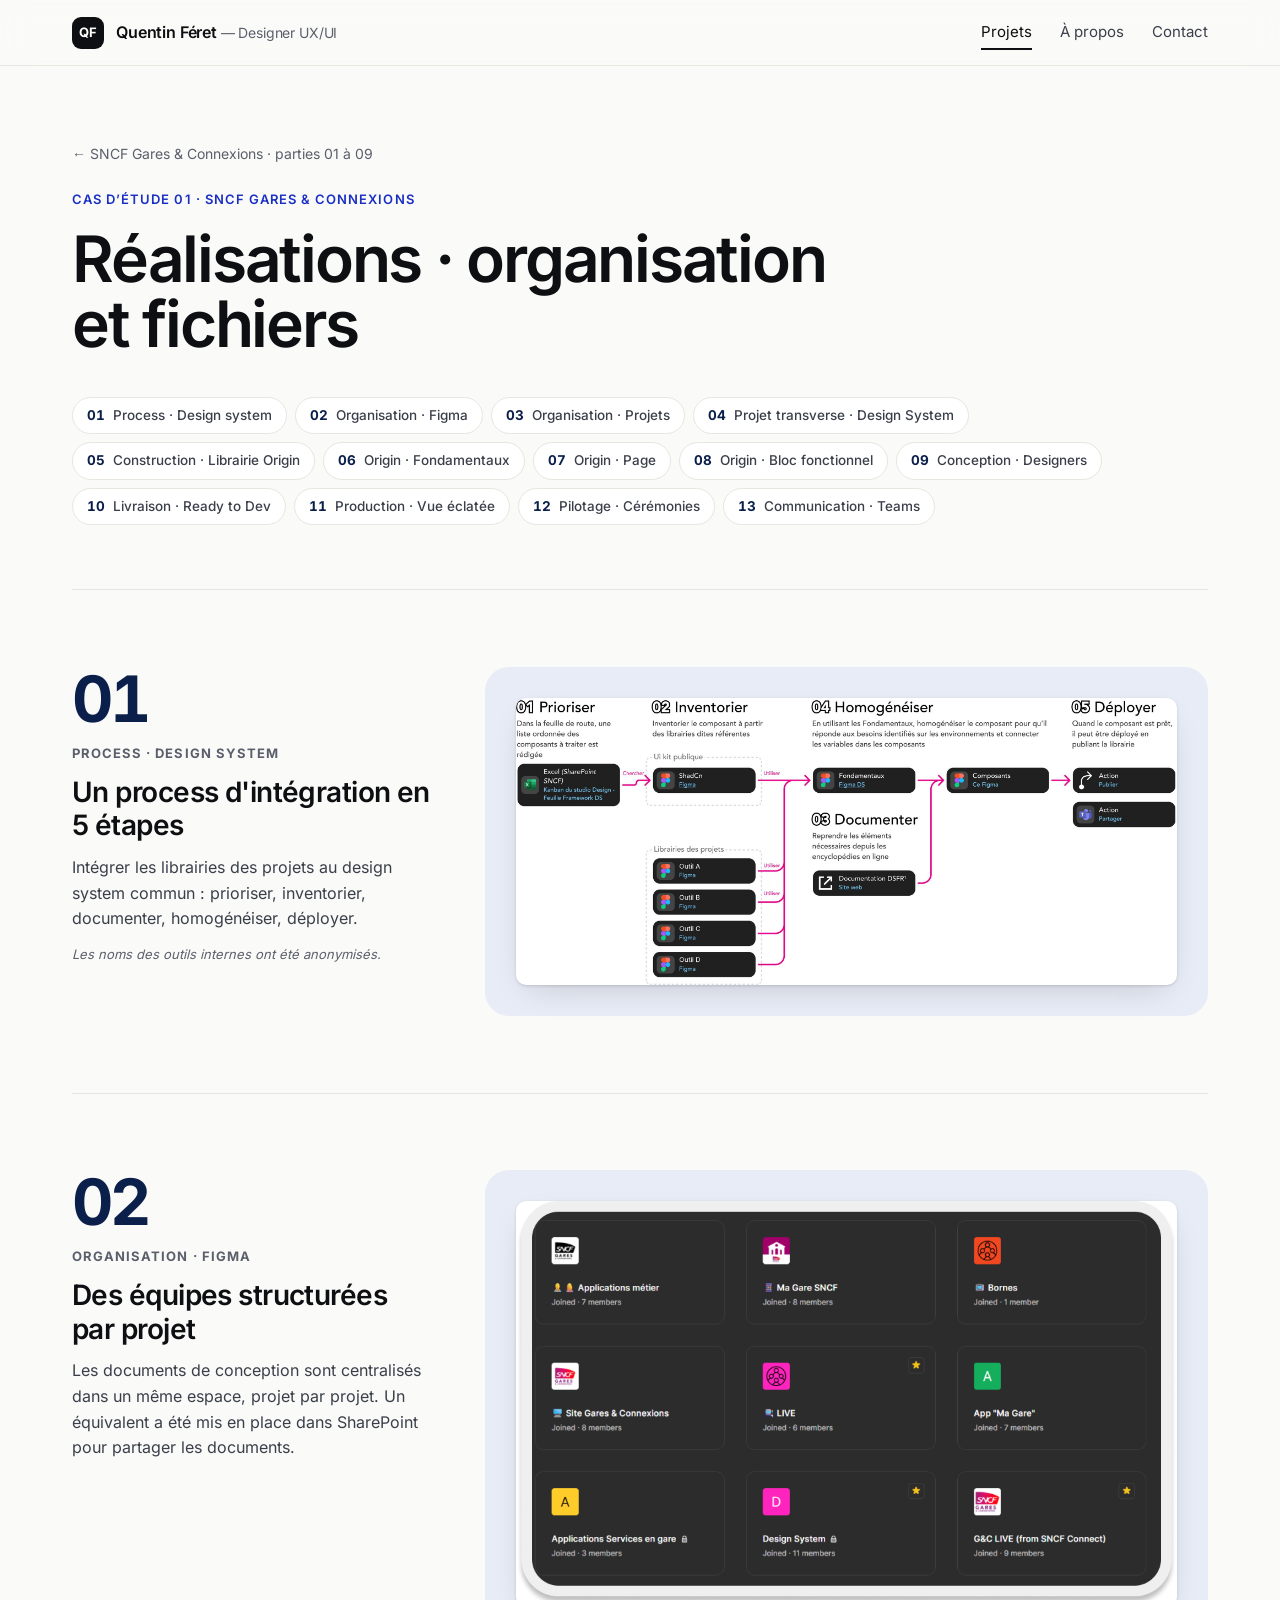
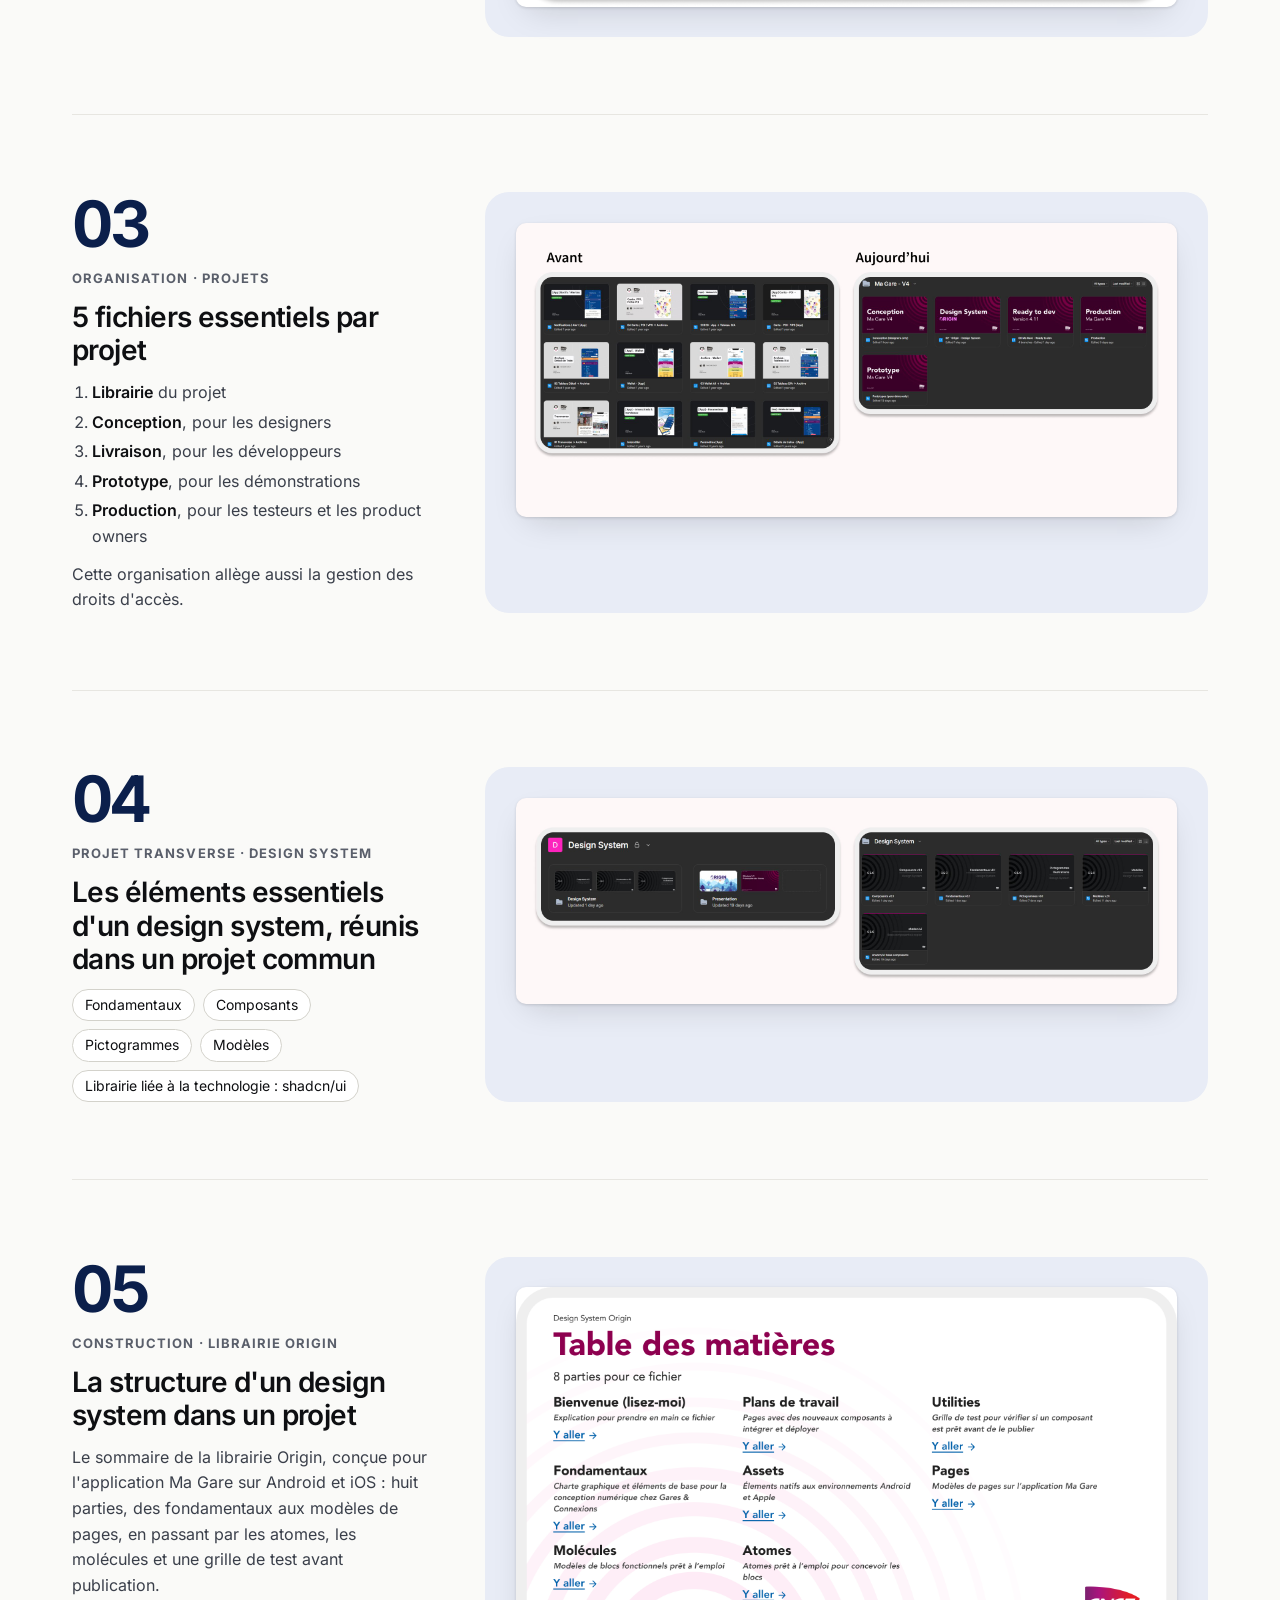
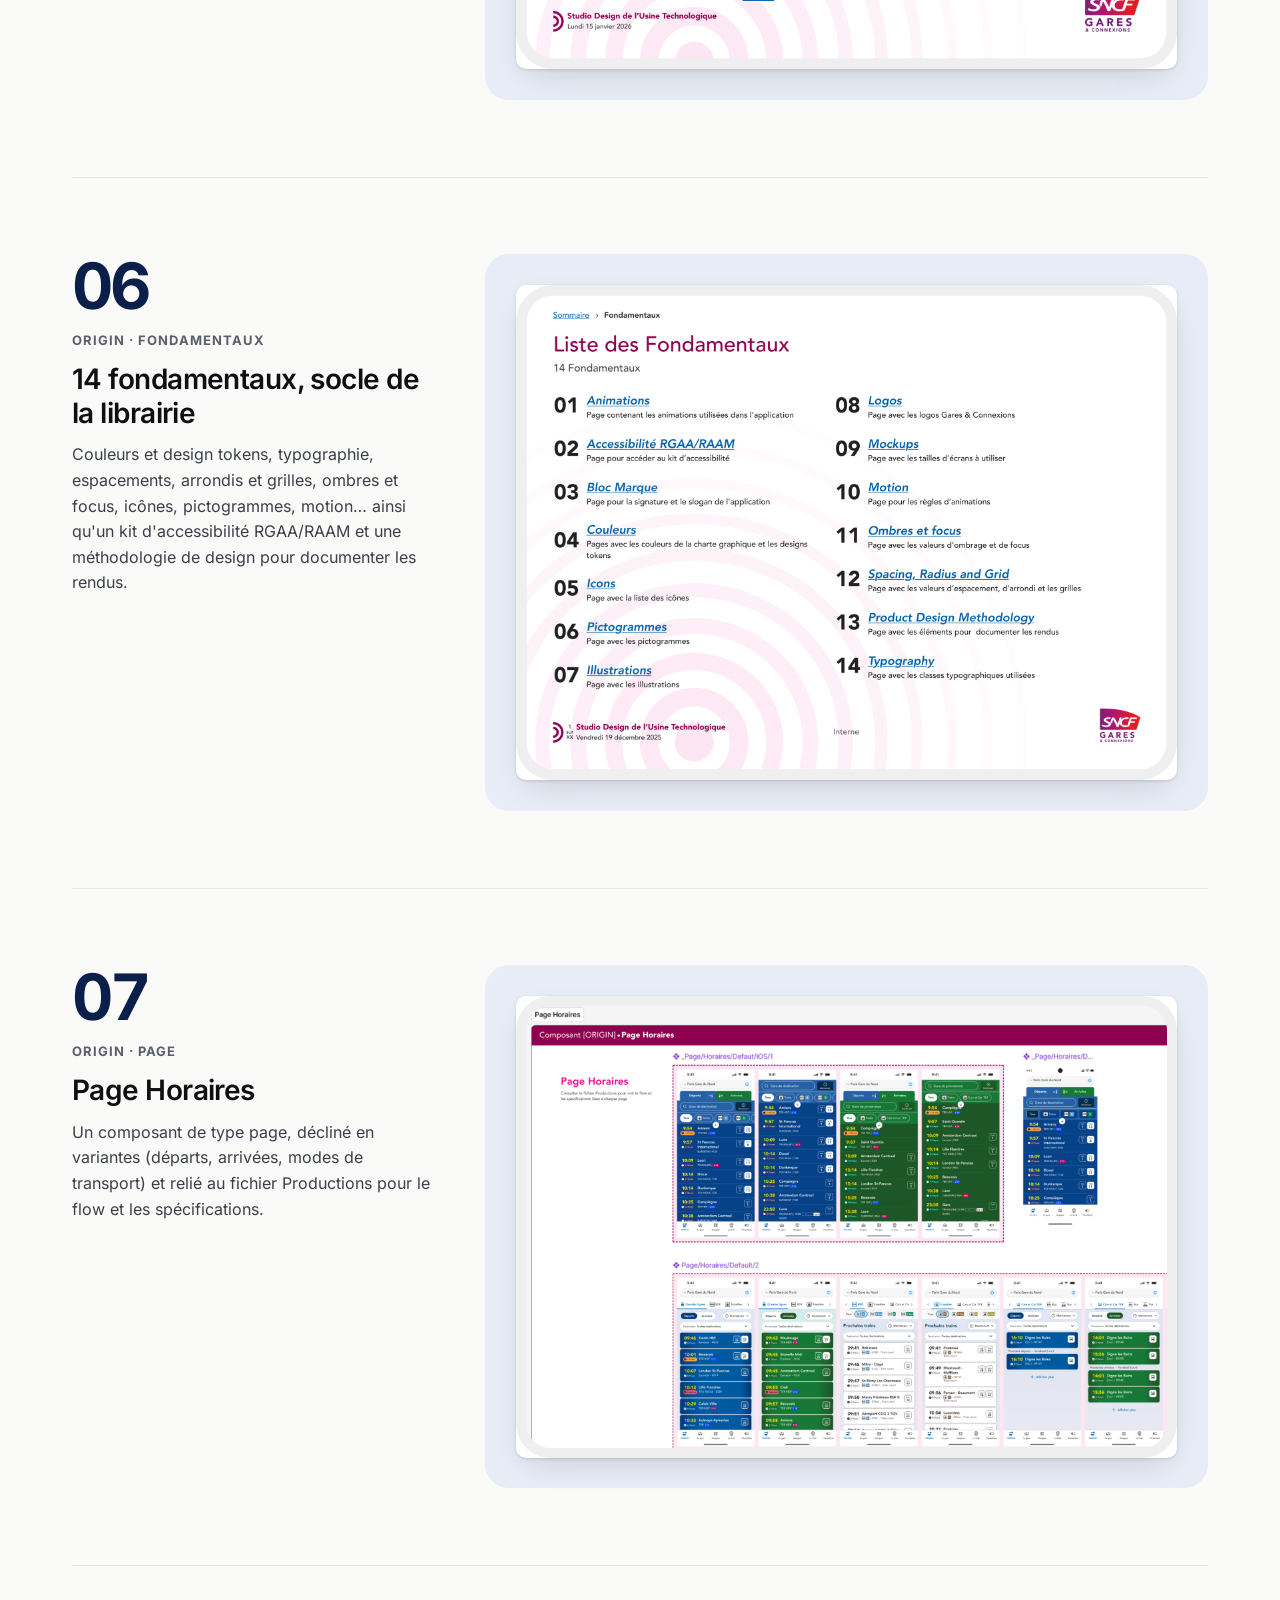
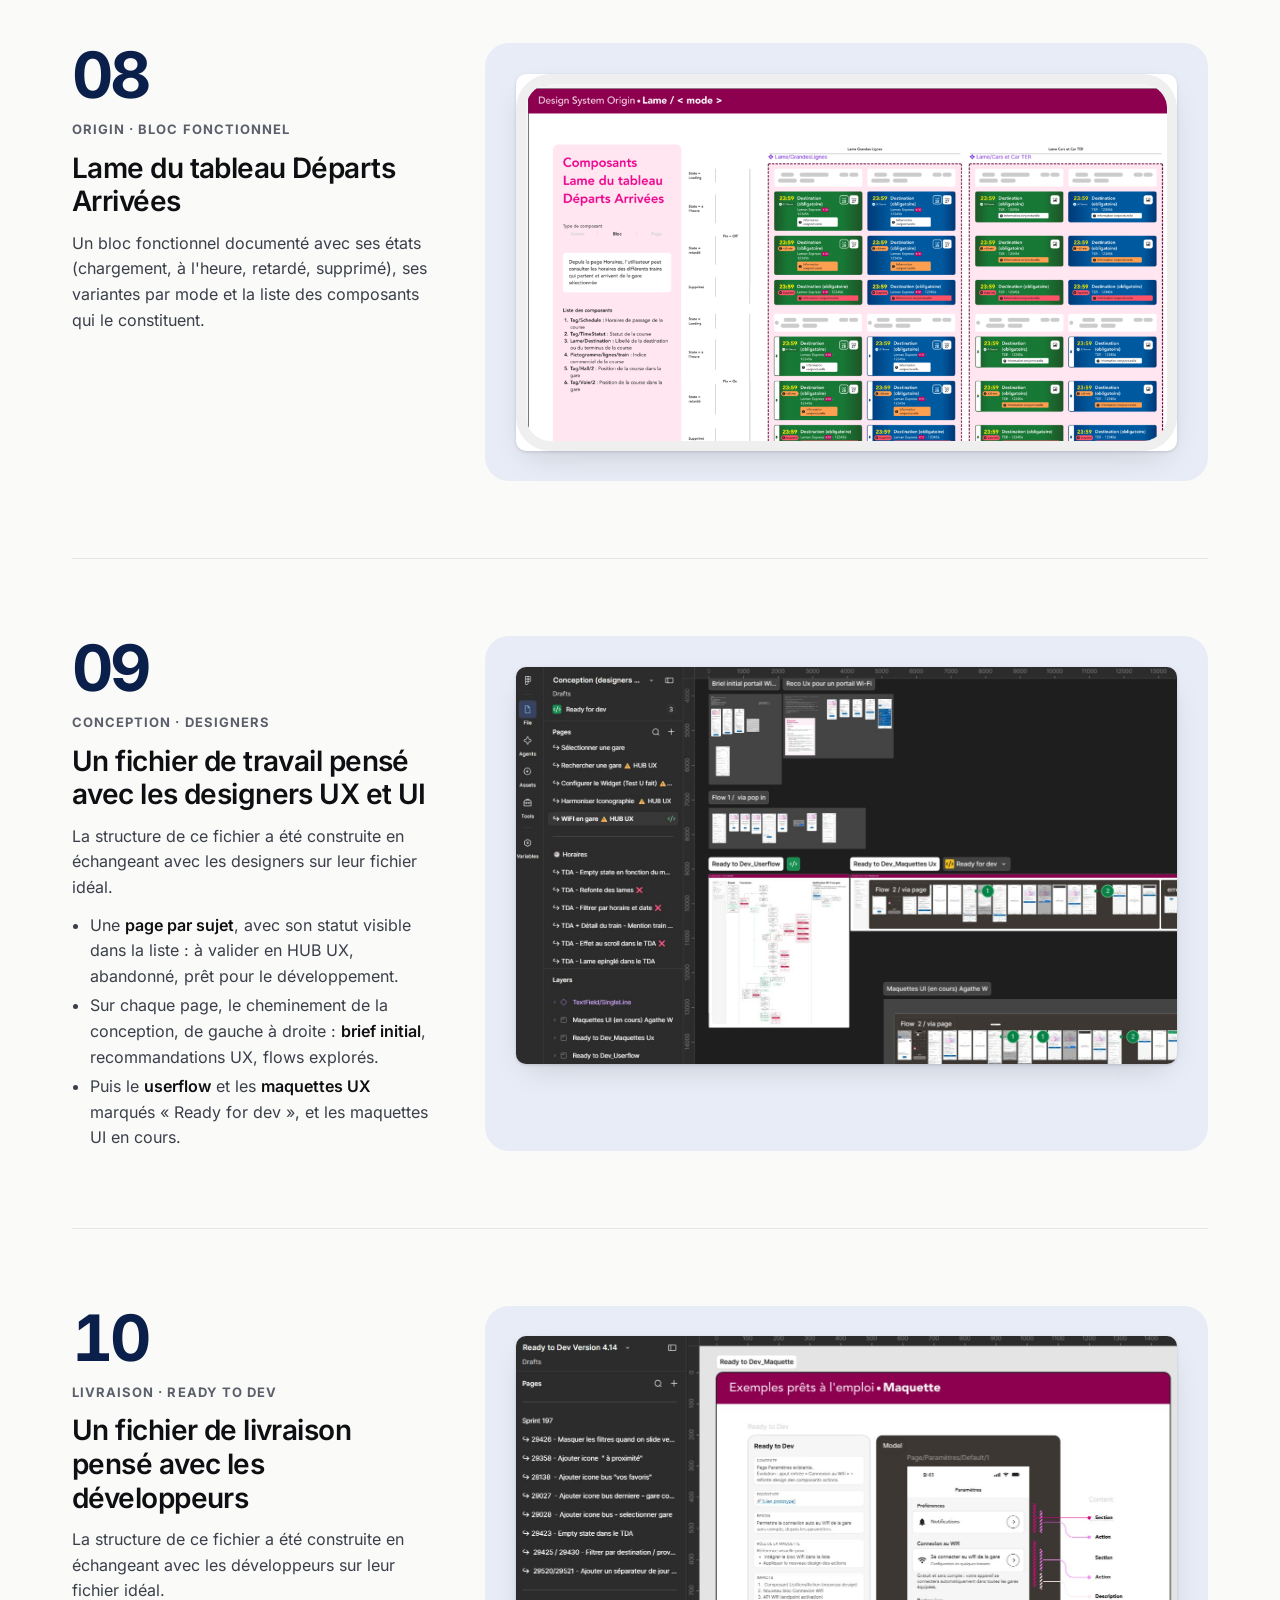
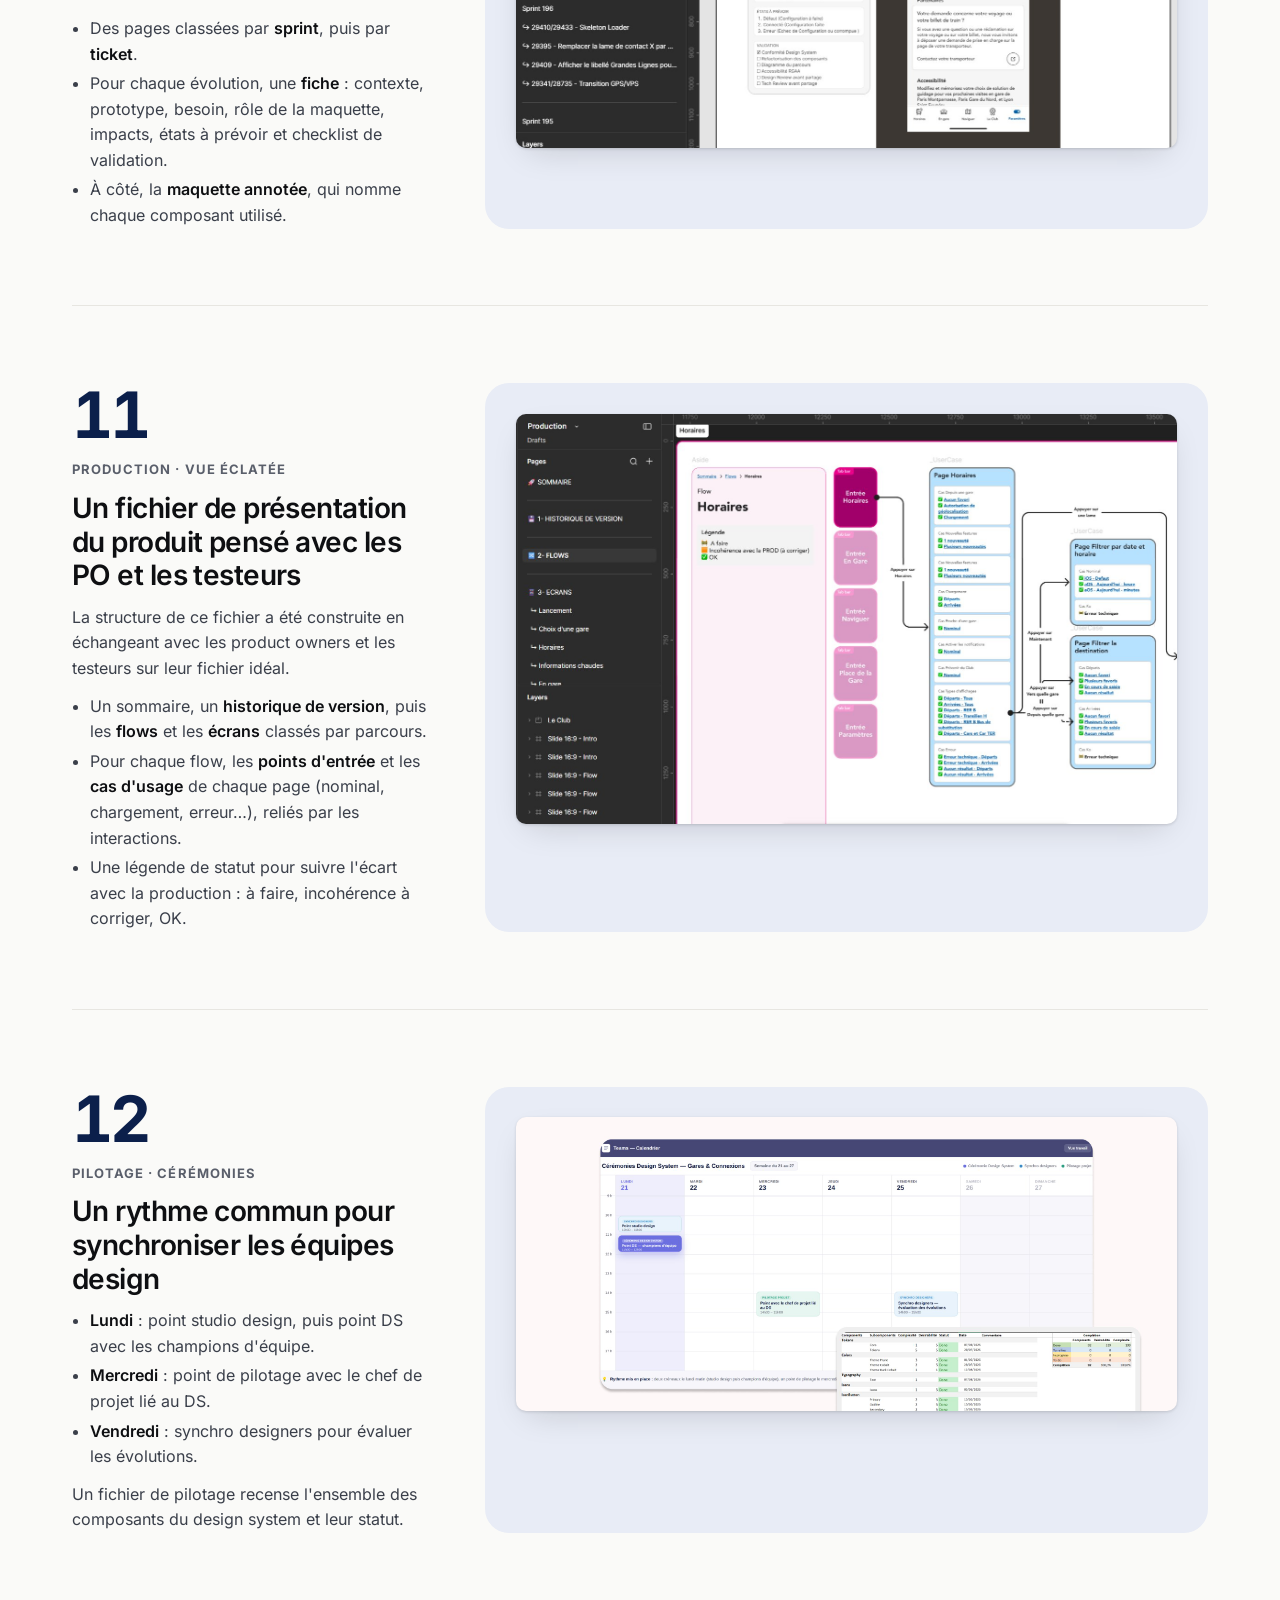
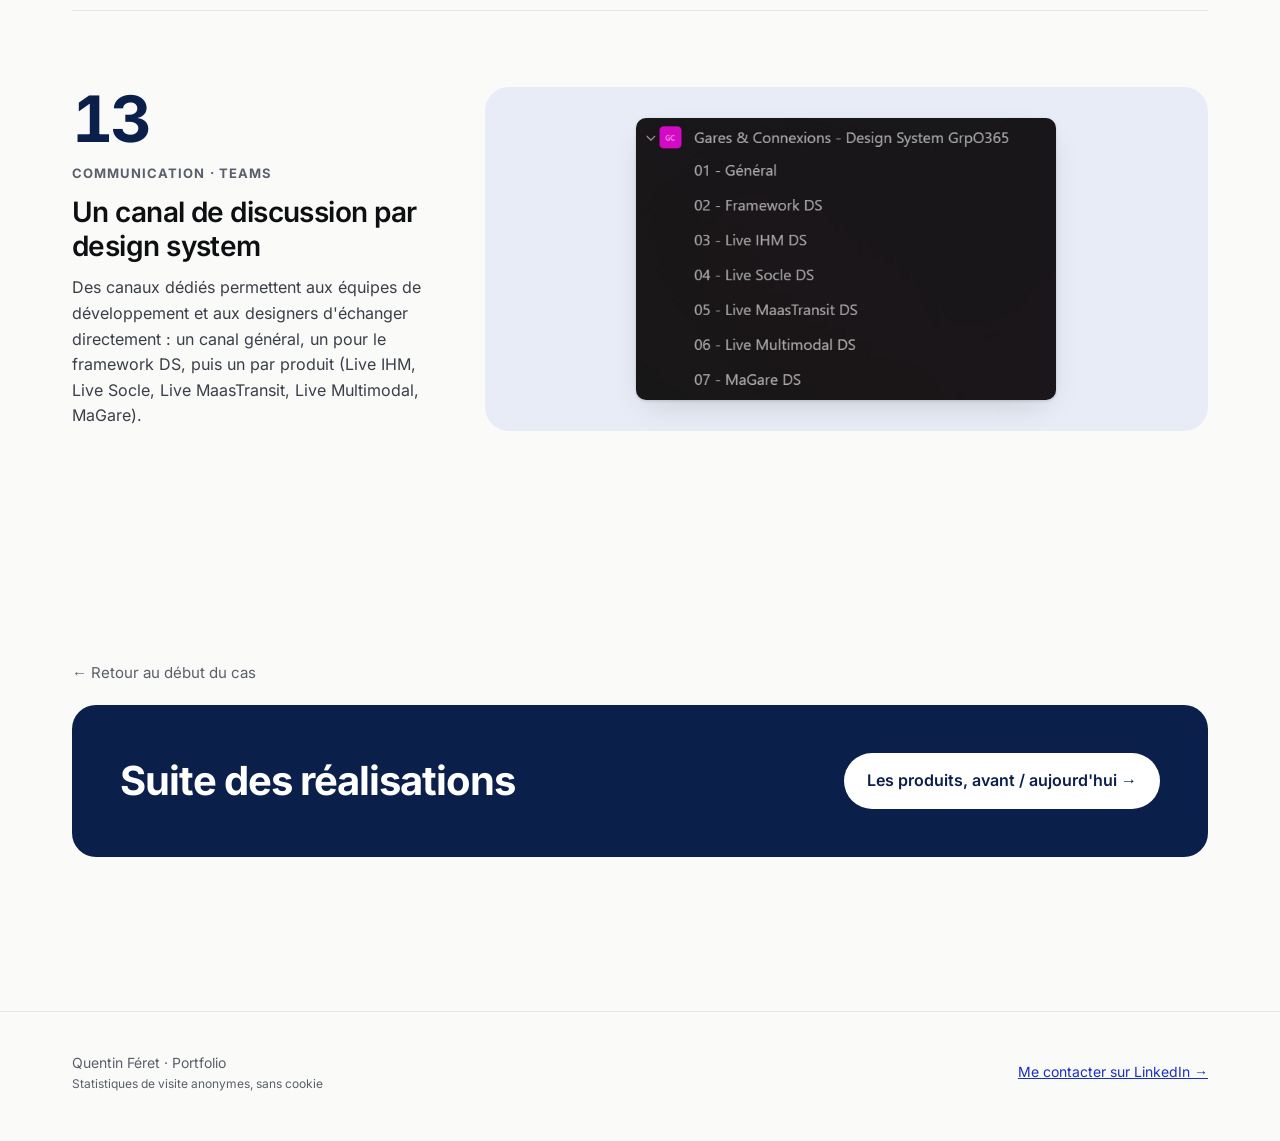
<file: cas01-realisations.html>
<!doctype html>
<html lang="fr">
<head>
<meta charset="utf-8">
<meta name="viewport" content="width=device-width, initial-scale=1">
<title>SNCF Gares &amp; Connexions — Réalisations · Quentin Féret</title>
<meta name="description" content="Portfolio de Quentin Féret, Designer UX/UI : trois cas d&#x27;étude autour du design system (SNCF Gares &amp; Connexions, Île-de-France Mobilités, Conseil d&#x27;État).">
<meta name="theme-color" content="#FAFAF8">
<link rel="icon" href="data:image/svg+xml,%3Csvg xmlns=%22http://www.w3.org/2000/svg%22 viewBox=%220 0 64 64%22%3E%3Crect width=%2264%22 height=%2264%22 rx=%2214%22 fill=%22%230E0F12%22/%3E%3Ctext x=%2232%22 y=%2242%22 font-family=%22Helvetica,Arial%22 font-size=%2226%22 font-weight=%22700%22 fill=%22white%22 text-anchor=%22middle%22%3EQF%3C/text%3E%3C/svg%3E">
<link rel="preload" href="assets/fonts/inter-latin-600-normal.woff2" as="font" type="font/woff2" crossorigin>
<link rel="stylesheet" href="assets/tokens.css">
<link rel="stylesheet" href="assets/case.css">
<link rel="stylesheet" href="assets/gallery.css">
<script>document.documentElement.classList.add('js')</script>
<script defer src="https://cloud.umami.is/script.js" data-website-id="4f2ae9d7-1726-47b2-a085-174438b8aec9"></script>
</head>
<body class="t1">
<a class="skip" href="#contenu">Aller au contenu</a>

<header class="site-header">
<div class="wrap">
<a class="brand" href="index.html"><span class="mono" aria-hidden="true">QF</span><span>Quentin Féret <small>— Designer UX/UI</small></span></a>
<nav class="nav" aria-label="Navigation principale">
<a href="index.html" aria-current="page">Projets</a>
<a href="apropos.html">À propos</a>
<a href="https://www.linkedin.com/in/quentin-feret" target="_blank" rel="noopener" data-umami-event="contact-linkedin">Contact</a>
</nav>
</div>
</header>

<main id="contenu">
<section class="gal-head" aria-labelledby="h1">
<div class="wrap">
<p class="crumb"><a href="cas01.html">← SNCF Gares &amp; Connexions · parties 01 à 09</a></p>
<p class="eyebrow" style="margin-bottom:16px">Cas d’étude 01 · SNCF Gares &amp; Connexions</p>
<h1 class="display" id="h1">Réalisations · organisation et fichiers</h1>
<ol class="idx" aria-label="Sommaire de la page"><li><a href="#r01"><b>01</b>Process · Design system</a></li><li><a href="#r02"><b>02</b>Organisation · Figma</a></li><li><a href="#r03"><b>03</b>Organisation · Projets</a></li><li><a href="#r04"><b>04</b>Projet transverse · Design System</a></li><li><a href="#r05"><b>05</b>Construction · Librairie Origin</a></li><li><a href="#r06"><b>06</b>Origin · Fondamentaux</a></li><li><a href="#r07"><b>07</b>Origin · Page</a></li><li><a href="#r08"><b>08</b>Origin · Bloc fonctionnel</a></li><li><a href="#r09"><b>09</b>Conception · Designers</a></li><li><a href="#r10"><b>10</b>Livraison · Ready to Dev</a></li><li><a href="#r11"><b>11</b>Production · Vue éclatée</a></li><li><a href="#r12"><b>12</b>Pilotage · Cérémonies</a></li><li><a href="#r13"><b>13</b>Communication · Teams</a></li></ol>
</div>
</section>
<div class="wrap">
<div class="gal">
<article class="gi reveal" id="r01">
<div class="gi-text"><span class="gi-n">01</span><p class="gi-k">Process · Design system</p><h2 class="gi-t">Un process d'intégration en 5 étapes</h2><div class="gi-b"><p style="margin: 0">Intégrer les librairies des projets au design system commun : prioriser, inventorier, documenter, homogénéiser, déployer.</p>
<p class="note">Les noms des outils internes ont été anonymisés.</p></div></div>
<div class="gi-media">
<img src="assets/cas01-realisations-01.jpg" alt="Process de travail en cinq étapes pour intégrer les projets au design system : prioriser depuis la feuille de route, inventorier à partir du UI kit public shadcn/ui et des librairies des projets (outils A, B, C et D — noms anonymisés), documenter depuis la documentation DSFR, homogénéiser avec les fondamentaux puis les composants, déployer en publiant la librairie et en partageant sur Teams" width="2400" height="1042">
</div>
</article>
<article class="gi reveal" id="r02">
<div class="gi-text"><span class="gi-n">02</span><p class="gi-k">Organisation · Figma</p><h2 class="gi-t">Des équipes structurées par projet</h2><div class="gi-b"><p style="margin: 0">Les documents de conception sont centralisés dans un même espace, projet par projet. Un équivalent a été mis en place dans SharePoint pour partager les documents.</p></div></div>
<div class="gi-media">
<img src="assets/cas01-realisations-02.png" alt="Espace Figma de l&#x27;équipe design : équipes organisées par projet (Applications métier, Ma Gare SNCF, Bornes, Site Gares &amp; Connexions, LIVE, App Ma Gare, Applications Services en gare, Design System, G&amp;C LIVE)" width="992" height="608" loading="lazy" decoding="async">
</div>
</article>
<article class="gi reveal" id="r03">
<div class="gi-text"><span class="gi-n">03</span><p class="gi-k">Organisation · Projets</p><h2 class="gi-t">5 fichiers essentiels par projet</h2><div class="gi-b"><ol style="margin: 0; padding-left: 20px; display: flex; flex-direction: column; gap: 4px"><li><strong>Librairie</strong> du projet</li><li><strong>Conception</strong>, pour les designers</li><li><strong>Livraison</strong>, pour les développeurs</li><li><strong>Prototype</strong>, pour les démonstrations</li><li><strong>Production</strong>, pour les testeurs et les product owners</li></ol>
<p style="margin: 0">Cette organisation allège aussi la gestion des droits d'accès.</p></div></div>
<div class="gi-media">
<img src="assets/cas01-realisations-03.jpg" alt="Avant / Aujourd&#x27;hui : une douzaine de fichiers Figma par fonctionnalité, remplacés par cinq fichiers par projet (Conception, Design System, Ready to dev, Production, Prototype) pour Ma Gare V4" width="2160" height="960" loading="lazy" decoding="async">
</div>
</article>
<article class="gi reveal" id="r04">
<div class="gi-text"><span class="gi-n">04</span><p class="gi-k">Projet transverse · Design System</p><h2 class="gi-t">Les éléments essentiels d'un design system, réunis dans un projet commun</h2><div class="gi-b"><ul class="pills" style="margin: 0; padding: 0; list-style: none; display: flex; flex-wrap: wrap; gap: 8px"><li>Fondamentaux</li><li>Composants</li><li>Pictogrammes</li><li>Modèles</li><li>Librairie liée à la technologie : shadcn/ui</li></ul></div></div>
<div class="gi-media">
<img src="assets/cas01-realisations-04.jpg" alt="Projet Figma transverse Design System : fichiers Fondamentaux, Composants, Pictogrammes et illustrations, Modèles, et base de composants shadcn/ui" width="2160" height="672" loading="lazy" decoding="async">
</div>
</article>
<article class="gi reveal" id="r05">
<div class="gi-text"><span class="gi-n">05</span><p class="gi-k">Construction · Librairie Origin</p><h2 class="gi-t">La structure d'un design system dans un projet</h2><div class="gi-b"><p style="margin: 0">Le sommaire de la librairie Origin, conçue pour l'application Ma Gare sur Android et iOS : huit parties, des fondamentaux aux modèles de pages, en passant par les atomes, les molécules et une grille de test avant publication.</p></div></div>
<div class="gi-media">
<img src="assets/cas01-realisations-05.png" alt="Table des matières de la librairie Design System Origin : Bienvenue (lisez-moi), Fondamentaux, Molécules, Plans de travail, Assets, Atomes, Utilities (grille de test avant publication) et Pages (modèles de pages de l&#x27;application Ma Gare)" width="992" height="572" loading="lazy" decoding="async">
</div>
</article>
<article class="gi reveal" id="r06">
<div class="gi-text"><span class="gi-n">06</span><p class="gi-k">Origin · Fondamentaux</p><h2 class="gi-t">14 fondamentaux, socle de la librairie</h2><div class="gi-b"><p style="margin: 0">Couleurs et design tokens, typographie, espacements, arrondis et grilles, ombres et focus, icônes, pictogrammes, motion… ainsi qu'un kit d'accessibilité RGAA/RAAM et une méthodologie de design pour documenter les rendus.</p></div></div>
<div class="gi-media">
<img src="assets/cas01-realisations-06.png" alt="Liste des 14 fondamentaux de la librairie Origin : animations, accessibilité RGAA/RAAM, bloc marque, couleurs, icônes, pictogrammes, illustrations, logos, mockups, motion, ombres et focus, spacing radius and grid, product design methodology, typographie" width="992" height="742" loading="lazy" decoding="async">
</div>
</article>
<article class="gi reveal" id="r07">
<div class="gi-text"><span class="gi-n">07</span><p class="gi-k">Origin · Page</p><h2 class="gi-t">Page Horaires</h2><div class="gi-b"><p style="margin: 0">Un composant de type page, décliné en variantes (départs, arrivées, modes de transport) et relié au fichier Productions pour le flow et les spécifications.</p></div></div>
<div class="gi-media">
<img src="assets/cas01-realisations-07.png" alt="Composant de type page « Page Horaires » de la librairie Origin : variantes iOS de l&#x27;écran des départs et arrivées, par mode de transport" width="1064" height="742" loading="lazy" decoding="async">
</div>
</article>
<article class="gi reveal" id="r08">
<div class="gi-text"><span class="gi-n">08</span><p class="gi-k">Origin · Bloc fonctionnel</p><h2 class="gi-t">Lame du tableau Départs Arrivées</h2><div class="gi-b"><p style="margin: 0">Un bloc fonctionnel documenté avec ses états (chargement, à l'heure, retardé, supprimé), ses variantes par mode et la liste des composants qui le constituent.</p></div></div>
<div class="gi-media">
<img src="assets/cas01-realisations-08.png" alt="Composant de type bloc « Lame du tableau Départs Arrivées » de la librairie Origin : états chargement, à l&#x27;heure, retardé et supprimé, pour les grandes lignes et les cars TER" width="1064" height="606" loading="lazy" decoding="async">
</div>
</article>
<article class="gi reveal" id="r09">
<div class="gi-text"><span class="gi-n">09</span><p class="gi-k">Conception · Designers</p><h2 class="gi-t">Un fichier de travail pensé avec les designers UX et UI</h2><div class="gi-b"><p style="margin: 0">La structure de ce fichier a été construite en échangeant avec les designers sur leur fichier idéal.</p>
<ul style="margin: 0; padding-left: 18px; display: flex; flex-direction: column; gap: 4px"><li>Une <strong>page par sujet</strong>, avec son statut visible dans la liste : à valider en HUB UX, abandonné, prêt pour le développement.</li><li>Sur chaque page, le cheminement de la conception, de gauche à droite : <strong>brief initial</strong>, recommandations UX, flows explorés.</li><li>Puis le <strong>userflow</strong> et les <strong>maquettes UX</strong> marqués « Ready for dev », et les maquettes UI en cours.</li></ul></div></div>
<div class="gi-media">
<img src="assets/cas01-realisations-09.jpg" alt="Fichier Figma Conception : une page par sujet avec son statut (HUB UX, en cours, prêt pour le développement), et sur chaque page le brief initial, les recommandations UX, les flows explorés, le userflow et les maquettes UX marqués Ready for dev, puis les maquettes UI en cours" width="1484" height="892" loading="lazy" decoding="async">
</div>
</article>
<article class="gi reveal" id="r10">
<div class="gi-text"><span class="gi-n">10</span><p class="gi-k">Livraison · Ready to Dev</p><h2 class="gi-t">Un fichier de livraison pensé avec les développeurs</h2><div class="gi-b"><p style="margin: 0">La structure de ce fichier a été construite en échangeant avec les développeurs sur leur fichier idéal.</p>
<ul style="margin: 0; padding-left: 18px; display: flex; flex-direction: column; gap: 4px"><li>Des pages classées par <strong>sprint</strong>, puis par <strong>ticket</strong>.</li><li>Pour chaque évolution, une <strong>fiche</strong> : contexte, prototype, besoin, rôle de la maquette, impacts, états à prévoir et checklist de validation.</li><li>À côté, la <strong>maquette annotée</strong>, qui nomme chaque composant utilisé.</li></ul></div></div>
<div class="gi-media">
<img src="assets/cas01-realisations-10.jpg" alt="Fichier Figma Ready to Dev version 4.14 : pages classées par sprint puis par ticket, et pour chaque évolution une fiche (contexte, prototype, besoin, rôle de la maquette, impacts, états à prévoir, validation) à côté de la maquette annotée" width="1410" height="877" loading="lazy" decoding="async">
</div>
</article>
<article class="gi reveal" id="r11">
<div class="gi-text"><span class="gi-n">11</span><p class="gi-k">Production · Vue éclatée</p><h2 class="gi-t">Un fichier de présentation du produit pensé avec les PO et les testeurs</h2><div class="gi-b"><p style="margin: 0">La structure de ce fichier a été construite en échangeant avec les product owners et les testeurs sur leur fichier idéal.</p>
<ul style="margin: 0; padding-left: 18px; display: flex; flex-direction: column; gap: 4px"><li>Un sommaire, un <strong>historique de version</strong>, puis les <strong>flows</strong> et les <strong>écrans</strong> classés par parcours.</li><li>Pour chaque flow, les <strong>points d'entrée</strong> et les <strong>cas d'usage</strong> de chaque page (nominal, chargement, erreur…), reliés par les interactions.</li><li>Une légende de statut pour suivre l'écart avec la production : à faire, incohérence à corriger, OK.</li></ul></div></div>
<div class="gi-media">
<img src="assets/cas01-realisations-11.jpg" alt="Fichier Figma Production : pages Sommaire, Historique de version, Flows et Écrans par parcours ; flow Horaires avec légende de statut (à faire, incohérence avec la prod, OK), points d&#x27;entrée depuis la barre d&#x27;onglets et cas d&#x27;usage de chaque page reliés par les interactions" width="1440" height="893" loading="lazy" decoding="async">
</div>
</article>
<article class="gi reveal" id="r12">
<div class="gi-text"><span class="gi-n">12</span><p class="gi-k">Pilotage · Cérémonies</p><h2 class="gi-t">Un rythme commun pour synchroniser les équipes design</h2><div class="gi-b"><ul style="margin: 0; padding-left: 18px; display: flex; flex-direction: column; gap: 4px"><li><strong>Lundi</strong> : point studio design, puis point DS avec les champions d'équipe.</li><li><strong>Mercredi</strong> : point de pilotage avec le chef de projet lié au DS.</li><li><strong>Vendredi</strong> : synchro designers pour évaluer les évolutions.</li></ul>
<p style="margin: 0">Un fichier de pilotage recense l'ensemble des composants du design system et leur statut.</p></div></div>
<div class="gi-media">
<img src="assets/cas01-realisations-12.jpg" alt="Calendrier Teams des cérémonies design system de la semaine (point studio design et point DS avec les champions d&#x27;équipe le lundi, point de pilotage avec le chef de projet le mercredi, synchro designers le vendredi), et fichier de pilotage qui recense les composants, leur complexité, leur désirabilité et leur statut" width="2160" height="960" loading="lazy" decoding="async">
</div>
</article>
<article class="gi reveal" id="r13">
<div class="gi-text"><span class="gi-n">13</span><p class="gi-k">Communication · Teams</p><h2 class="gi-t">Un canal de discussion par design system</h2><div class="gi-b"><p style="margin: 0">Des canaux dédiés permettent aux équipes de développement et aux designers d'échanger directement : un canal général, un pour le framework DS, puis un par produit (Live IHM, Live Socle, Live MaasTransit, Live Multimodal, MaGare).</p></div></div>
<div class="gi-media">
<img src="assets/cas01-realisations-13.jpg" alt="Équipe Teams « Gares &amp; Connexions - Design System » et ses canaux : 01 Général, 02 Framework DS, 03 Live IHM DS, 04 Live Socle DS, 05 Live MaasTransit DS, 06 Live Multimodal DS, 07 MaGare DS" width="1108" height="744" loading="lazy" decoding="async" class="narrow" style="--mw:420px">
</div>
</article>
</div>

<p class="gal-back"><a href="cas01.html">← Retour au début du cas</a></p>
<aside class="next reveal">
<h2>Suite des réalisations</h2>
<a class="btn" data-umami-event="cas-complet" href="cas01-produits.html">Les produits, avant / aujourd&#x27;hui →</a>
</aside>

</div>
</main>

<footer class="site-footer">
<div class="wrap"><span>Quentin Féret · Portfolio <small style="display:block;font-size:12px;color:var(--ink-3)">Statistiques de visite anonymes, sans cookie</small></span><a href="https://www.linkedin.com/in/quentin-feret" target="_blank" rel="noopener" data-umami-event="contact-linkedin">Me contacter sur LinkedIn →</a></div>
</footer>

<script>
(function(){
  var reduce=window.matchMedia&&matchMedia('(prefers-reduced-motion: reduce)').matches;
  var els=document.querySelectorAll('.reveal');
  if('IntersectionObserver' in window&&!reduce){
    var io=new IntersectionObserver(function(es){es.forEach(function(e){if(e.isIntersecting){e.target.classList.add('in');io.unobserve(e.target)}})},{threshold:.12});
    els.forEach(function(e){io.observe(e)});
    var links=[].slice.call(document.querySelectorAll('.snav a'));
    var map={};links.forEach(function(a){map[a.getAttribute('href').slice(1)]=a});
    var so=new IntersectionObserver(function(es){es.forEach(function(e){if(e.isIntersecting){links.forEach(function(a){a.classList.remove('on')});map[e.target.id].classList.add('on')}})},{rootMargin:'-30% 0px -60% 0px'});
    Object.keys(map).forEach(function(id){var s=document.getElementById(id);if(s)so.observe(s)});
  }else{els.forEach(function(e){e.classList.add('in')})}
})();
</script>
</body>
</html>
</file>
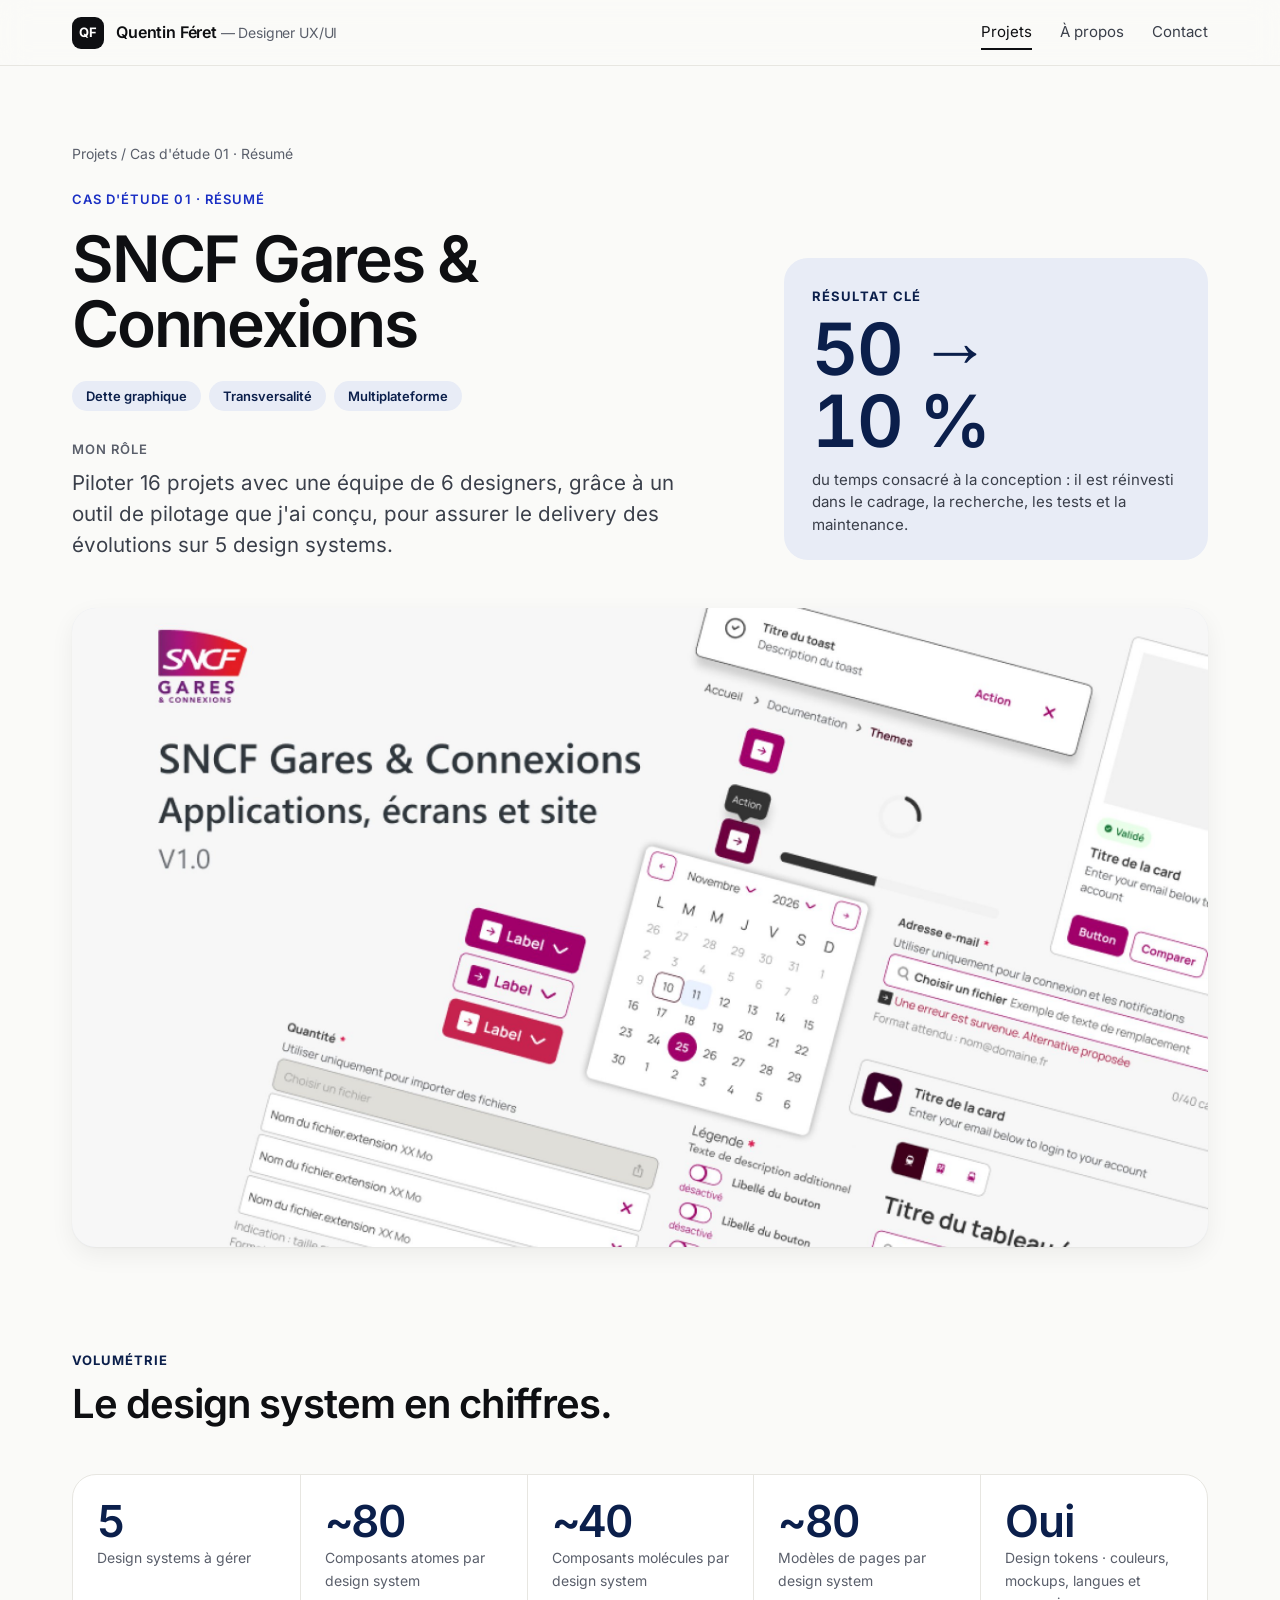
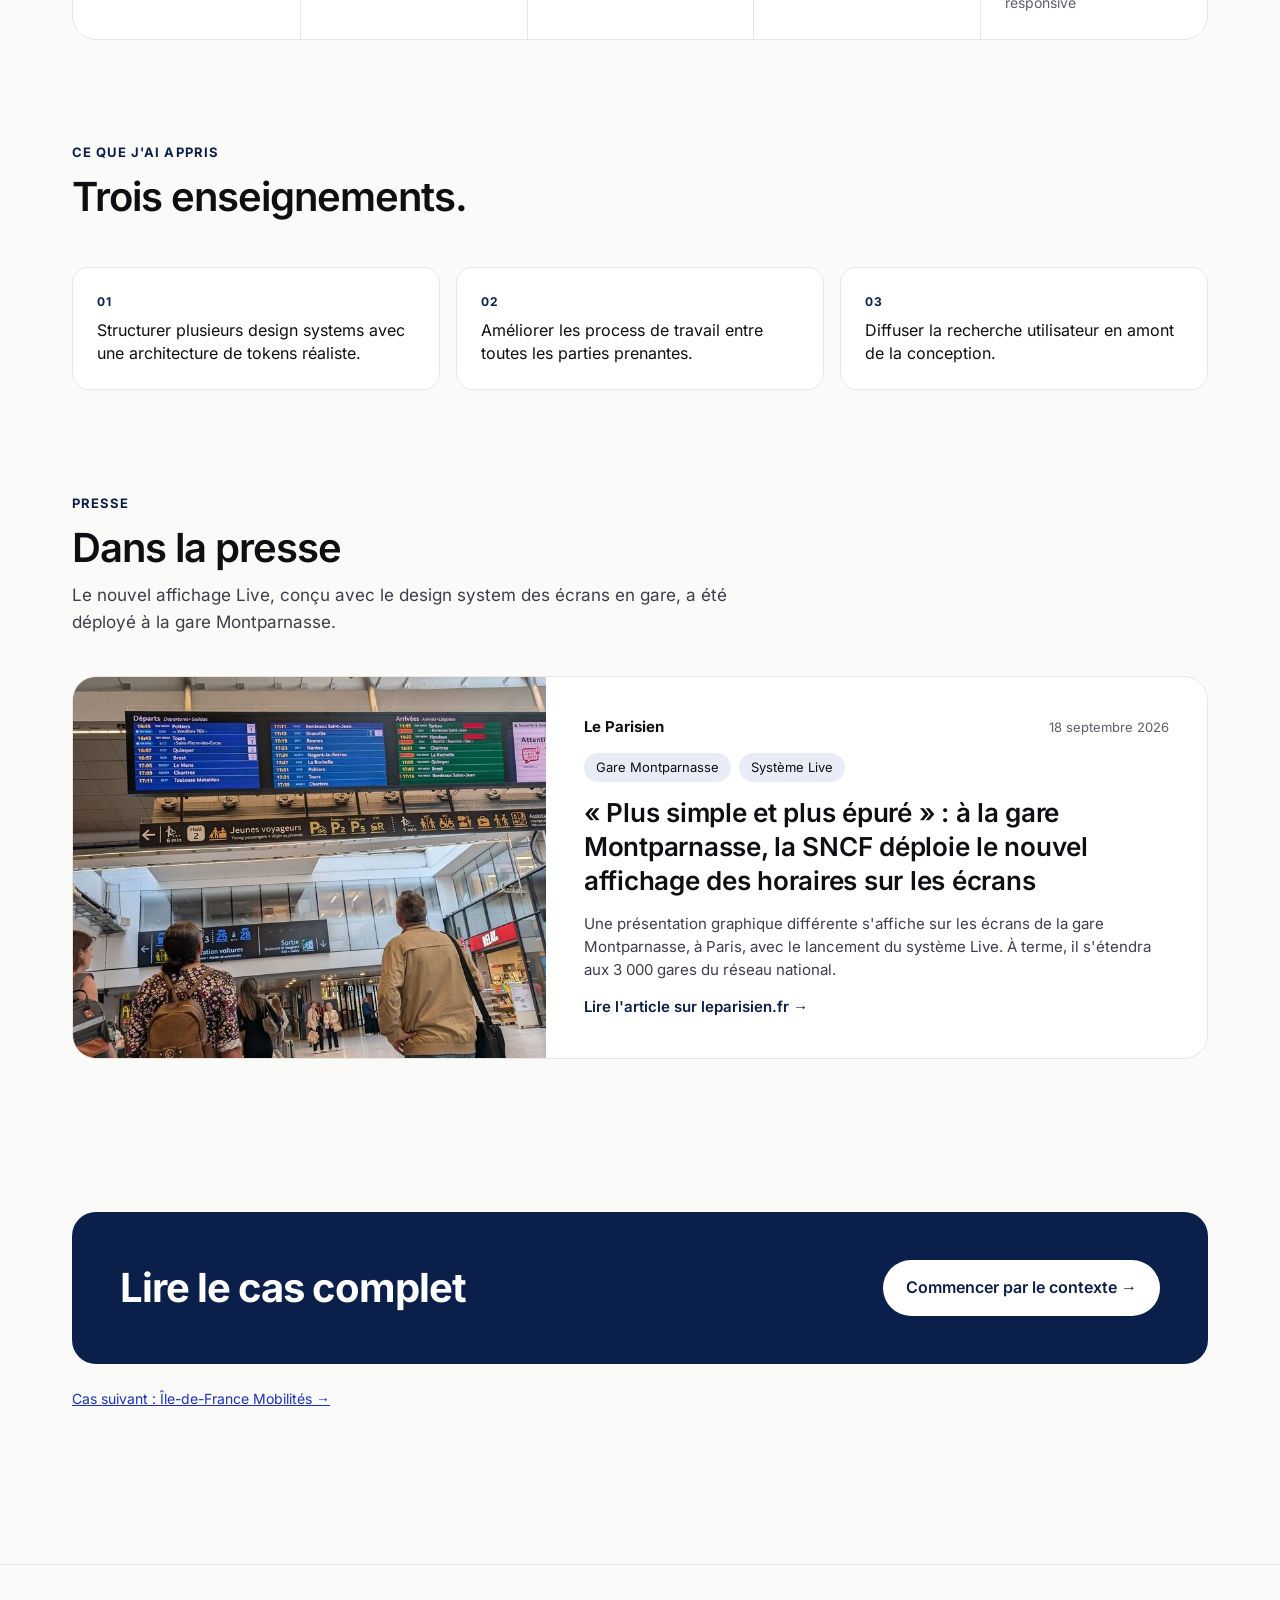
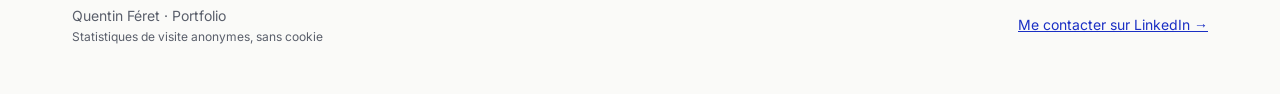
<file: cas01-resume.html>
<!doctype html>
<html lang="fr">
<head>
<meta charset="utf-8">
<meta name="viewport" content="width=device-width, initial-scale=1">
<title>SNCF Gares & Connexions — Résumé — Cas d'étude · Quentin Féret</title>
<meta name="description" content="Résumé du cas d'étude 01 : SNCF Gares & Connexions. Piloter 16 projets avec une équipe de 6 designers, grâce à un outil de pilotage que j'ai conçu, pour assurer le delivery des évolutions sur 5 design systems.">
<meta name="theme-color" content="#FAFAF8">
<link rel="icon" href="data:image/svg+xml,%3Csvg xmlns=%22http://www.w3.org/2000/svg%22 viewBox=%220 0 64 64%22%3E%3Crect width=%2264%22 height=%2264%22 rx=%2214%22 fill=%22%230E0F12%22/%3E%3Ctext x=%2232%22 y=%2242%22 font-family=%22Helvetica,Arial%22 font-size=%2226%22 font-weight=%22700%22 fill=%22white%22 text-anchor=%22middle%22%3EQF%3C/text%3E%3C/svg%3E">
<link rel="preload" href="assets/fonts/inter-latin-600-normal.woff2" as="font" type="font/woff2" crossorigin>
<link rel="stylesheet" href="assets/tokens.css">
<link rel="stylesheet" href="assets/case.css">
<link rel="stylesheet" href="assets/gallery.css">
<script>document.documentElement.classList.add('js')</script>
<script defer src="https://cloud.umami.is/script.js" data-website-id="4f2ae9d7-1726-47b2-a085-174438b8aec9"></script>
</head>
<body class="t1">
<a class="skip" href="#contenu">Aller au contenu</a>

<header class="site-header">
<div class="wrap">
<a class="brand" href="index.html"><span class="mono" aria-hidden="true">QF</span><span>Quentin Féret <small>— Designer UX/UI</small></span></a>
<nav class="nav" aria-label="Navigation principale">
<a href="index.html" aria-current="page">Projets</a>
<a href="apropos.html">À propos</a>
<a href="https://www.linkedin.com/in/quentin-feret" target="_blank" rel="noopener" data-umami-event="contact-linkedin">Contact</a>
</nav>
</div>
</header>

<main id="contenu">

<section class="ch" aria-labelledby="h1">
<div class="wrap">
<p class="crumb"><a href="index.html">Projets</a> / Cas d'étude 01 · Résumé</p>
<div class="ch-top">
<div>
<p class="eyebrow" style="margin-bottom:16px">Cas d'étude 01 · Résumé</p>
<h1 class="display" id="h1">SNCF Gares &amp; Connexions</h1>
<ul class="tags"><li>Dette graphique</li><li>Transversalité</li><li>Multiplateforme</li></ul>
<p class="eyebrow" style="margin:28px 0 8px;color:var(--ink-3)">Mon rôle</p>
<p class="lead">Piloter 16 projets avec une équipe de 6 designers, grâce à un outil de pilotage que j'ai conçu, pour assurer le delivery des évolutions sur 5 design systems.</p>
</div>
<aside class="kpi-hero" aria-label="Résultat clé">
<span class="label">Résultat clé</span>
<span class="big num">50 → 10&nbsp;%</span>
<p>du temps consacré à la conception : il est réinvesti dans le cadrage, la recherche, les tests et la maintenance.</p>
</aside>
</div>
<div class="cover"><img src="assets/index-01.jpg" alt="Aperçu du design system SNCF Gares & Connexions." width="2400" height="1350"></div>
</div>
</section>

<div class="wrap">

<section class="sec" aria-labelledby="h-vol" style="padding-top:clamp(64px,8vw,104px)">
<div class="sec-head"><p class="k">Volumétrie</p><h2 class="title" id="h-vol">Le design system en chiffres.</h2></div>
<div class="vol reveal" role="group" aria-label="Volumétrie du design system"><div><span class="num">5</span><p>Design systems à gérer</p></div><div><span class="num">~80</span><p>Composants atomes par design system</p></div><div><span class="num">~40</span><p>Composants molécules par design system</p></div><div><span class="num">~80</span><p>Modèles de pages par design system</p></div><div><span class="num">Oui</span><p>Design tokens · couleurs, mockups, langues et responsive</p></div></div>
</section>

<section class="sec" aria-labelledby="h-learn" style="padding-top:clamp(64px,8vw,104px)">
<div class="sec-head"><p class="k">Ce que j'ai appris</p><h2 class="title" id="h-learn">Trois enseignements.</h2></div>
<div class="learn reveal"><div class="card"><b>01</b><p>Structurer plusieurs design systems avec une architecture de tokens réaliste.</p></div><div class="card"><b>02</b><p>Améliorer les process de travail entre toutes les parties prenantes.</p></div><div class="card"><b>03</b><p>Diffuser la recherche utilisateur en amont de la conception.</p></div></div>
</section>

<section class="press" id="presse" aria-labelledby="h-presse">
<div class="press-head"><p class="k">Presse</p><h2 class="title" id="h-presse">Dans la presse</h2><p>Le nouvel affichage Live, conçu avec le design system des écrans en gare, a été déployé à la gare Montparnasse.</p></div>
<ul class="press-list">
<li class="pc feat reveal"><div class="ph"><img src="assets/cas01-produits-06.jpg" alt="Hall de la gare Montparnasse : des voyageurs regardent les nouveaux écrans d&#x27;affichage Live des départs et des arrivées" width="932" height="582" loading="lazy" decoding="async"></div><div class="pb"><div class="pc-top"><span class="pc-src">Le Parisien</span><span class="date">18 septembre 2026</span></div><ul><li>Gare Montparnasse</li><li>Système Live</li></ul><h3>« Plus simple et plus épuré » : à la gare Montparnasse, la SNCF déploie le nouvel affichage des horaires sur les écrans</h3><p>Une présentation graphique différente s'affiche sur les écrans de la gare Montparnasse, à Paris, avec le lancement du système Live. À terme, il s'étendra aux 3 000 gares du réseau national.</p><a class="ext" href="https://www.leparisien.fr/info-paris-ile-de-france-oise/transports/plus-simple-et-plus-epure-a-la-gare-montparnasse-la-sncf-deploie-le-nouvel-affichage-des-horaires-sur-les-ecrans-18-09-2026-HZBHJ7TMI5GYTKD3ES4N7T33FI.php" target="_blank" rel="noopener" data-umami-event="presse-lien">Lire l'article sur leparisien.fr →</a></div></li>
</ul>
</section>

<aside class="next reveal">
<h2>Lire le cas complet</h2>
<a class="btn" data-umami-event="cas-complet" href="cas01.html">Commencer par le contexte →</a>
</aside>
<p class="srcs" style="margin-top:24px"><a href="cas02-resume.html">Cas suivant : Île-de-France Mobilités →</a></p>


</div>
</main>

<footer class="site-footer">
<div class="wrap"><span>Quentin Féret · Portfolio <small style="display:block;font-size:12px;color:var(--ink-3)">Statistiques de visite anonymes, sans cookie</small></span><a href="https://www.linkedin.com/in/quentin-feret" target="_blank" rel="noopener" data-umami-event="contact-linkedin">Me contacter sur LinkedIn →</a></div>
</footer>

<script>
(function(){
  var reduce=window.matchMedia&&matchMedia('(prefers-reduced-motion: reduce)').matches;
  var els=document.querySelectorAll('.reveal');
  if('IntersectionObserver' in window&&!reduce){
    var io=new IntersectionObserver(function(es){es.forEach(function(e){if(e.isIntersecting){e.target.classList.add('in');io.unobserve(e.target)}})},{threshold:.12});
    els.forEach(function(e){io.observe(e)});
    var links=[].slice.call(document.querySelectorAll('.snav a'));
    var map={};links.forEach(function(a){map[a.getAttribute('href').slice(1)]=a});
    var so=new IntersectionObserver(function(es){es.forEach(function(e){if(e.isIntersecting){links.forEach(function(a){a.classList.remove('on')});map[e.target.id].classList.add('on')}})},{rootMargin:'-30% 0px -60% 0px'});
    Object.keys(map).forEach(function(id){var s=document.getElementById(id);if(s)so.observe(s)});
  }else{els.forEach(function(e){e.classList.add('in')})}
})();
</script>
</body>
</html>
</file>
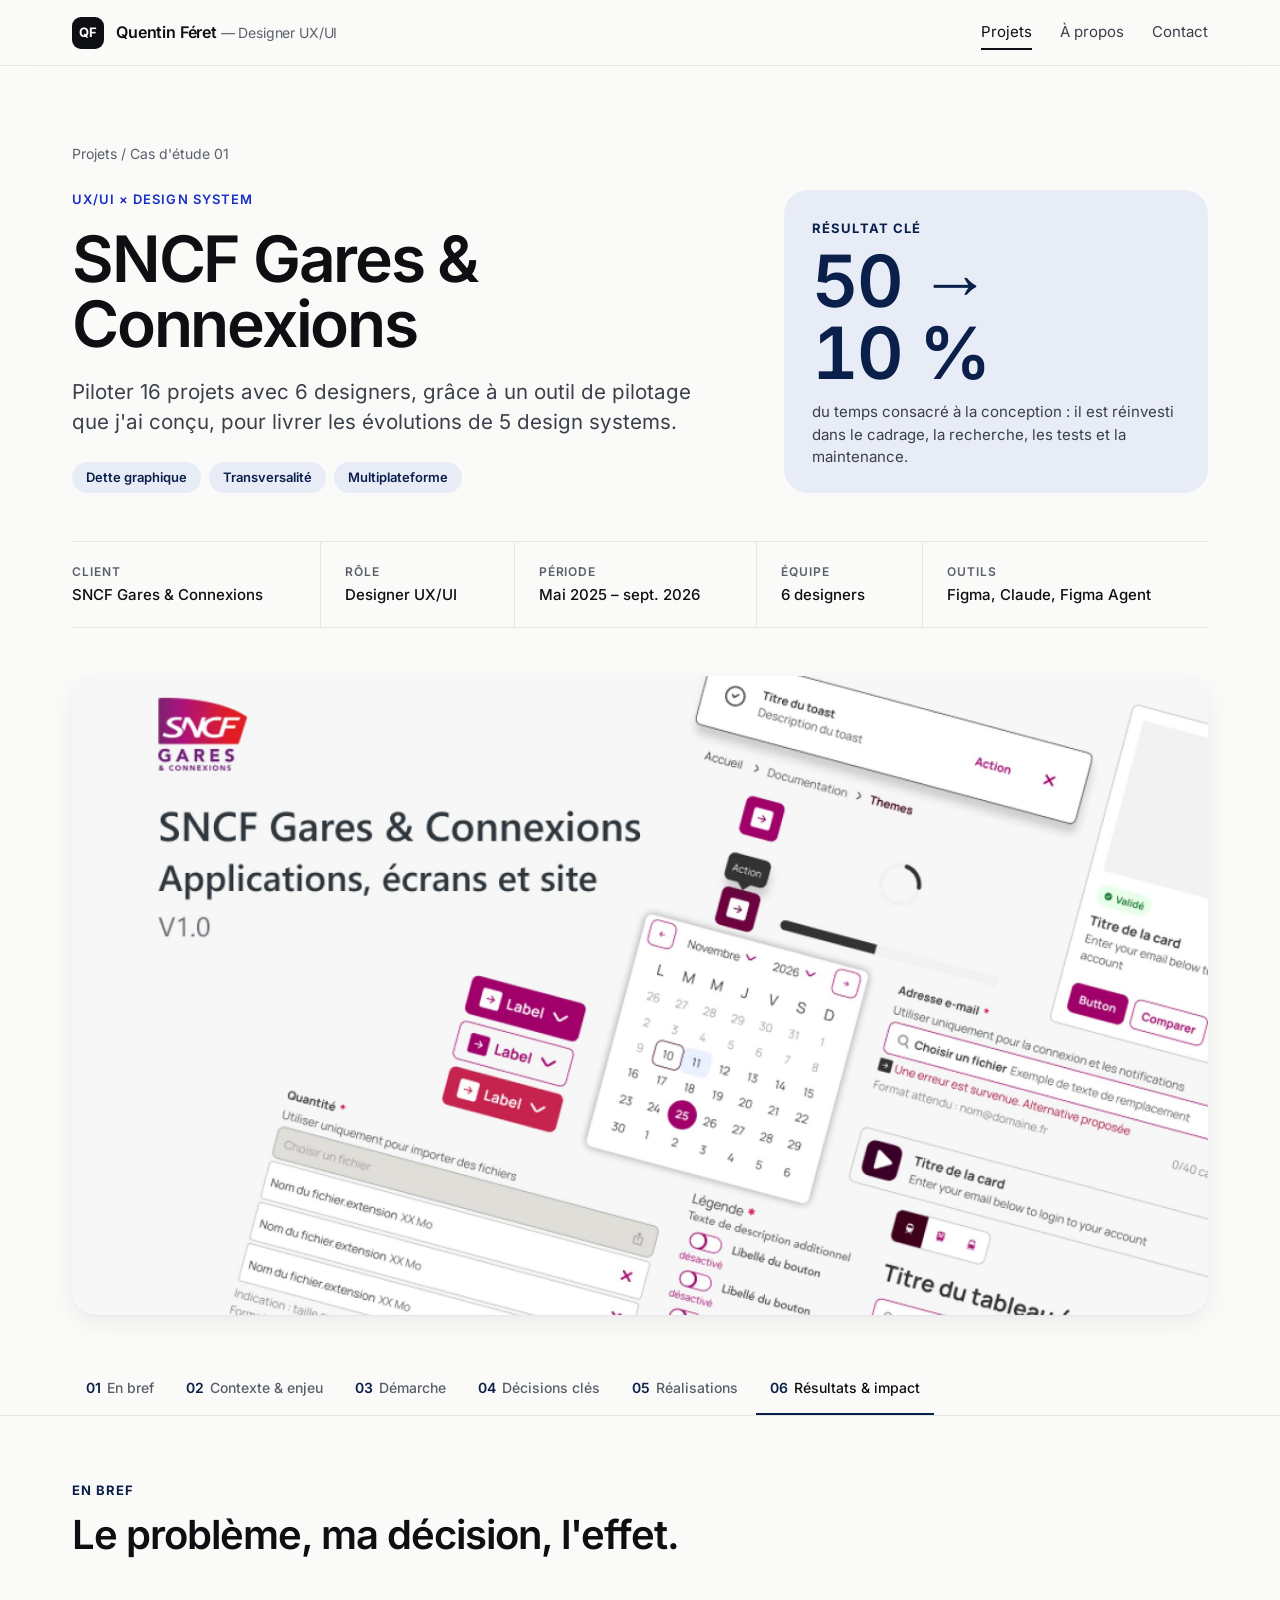
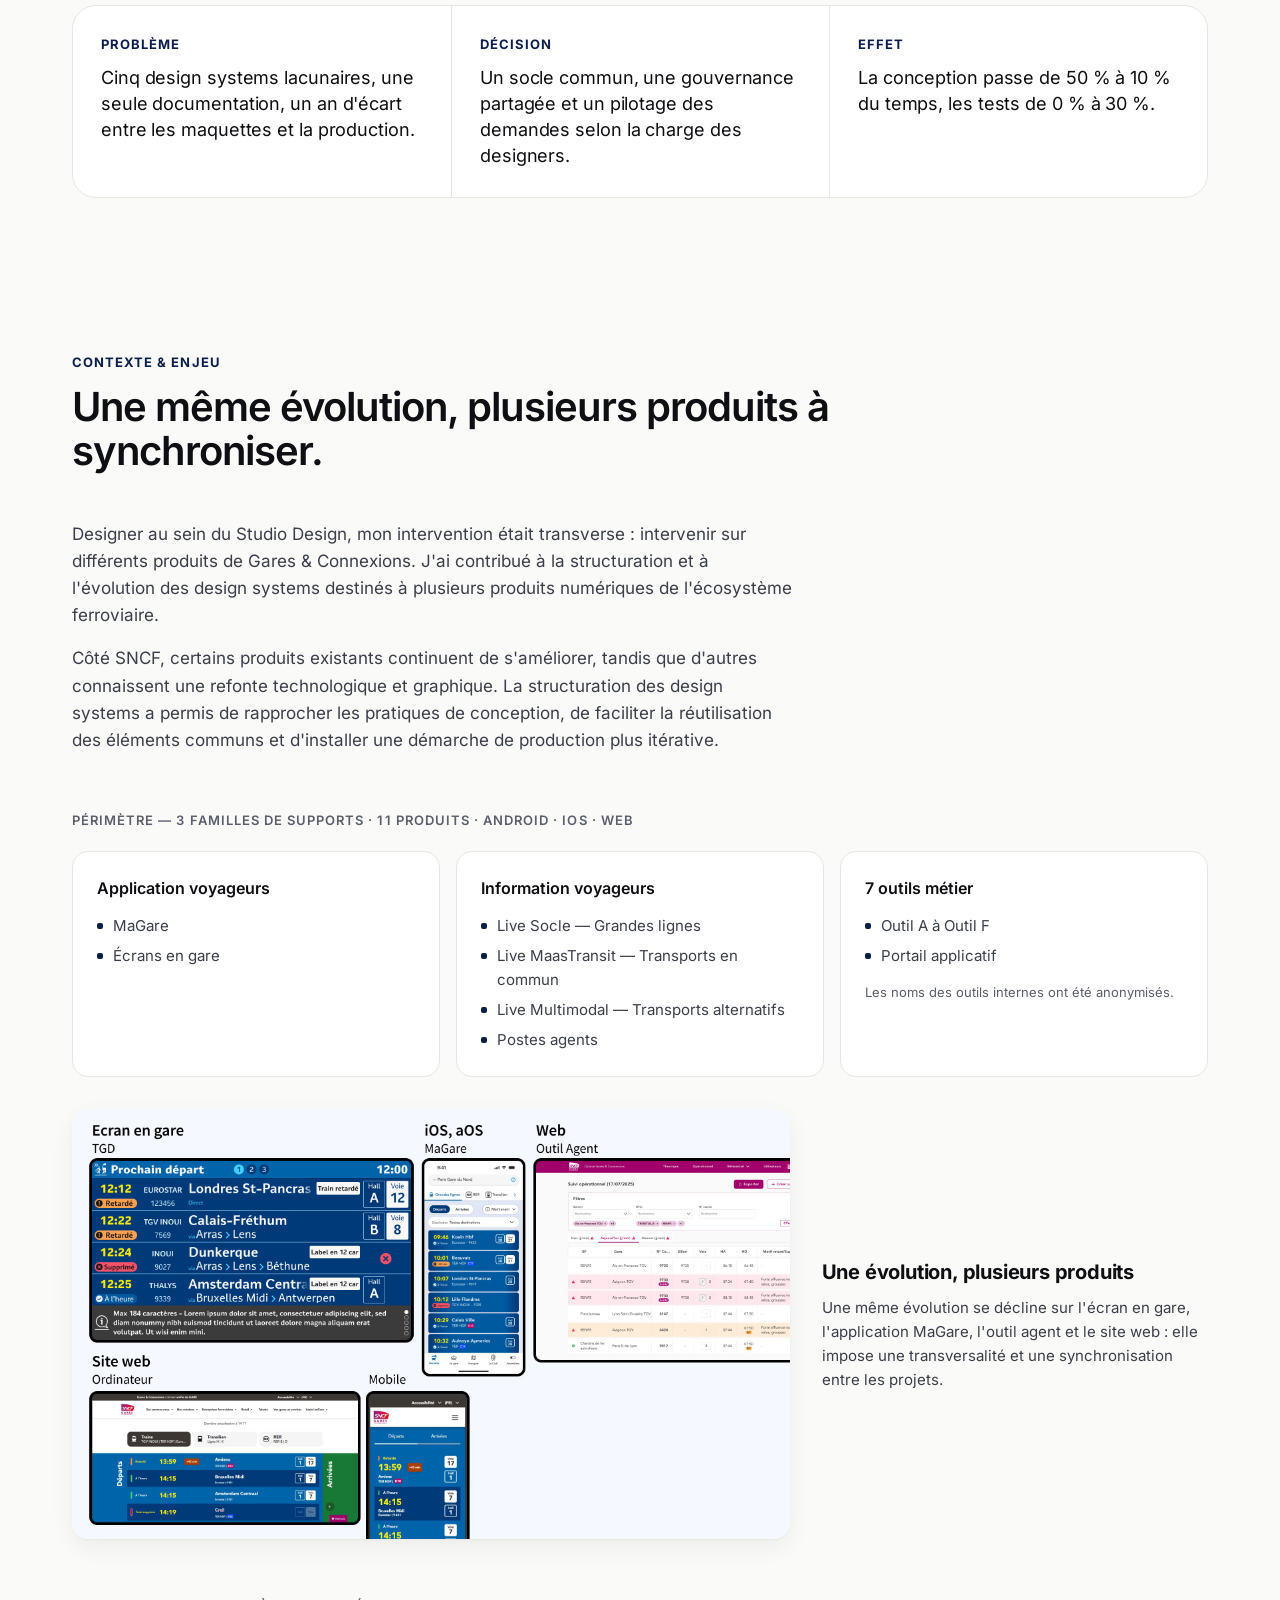
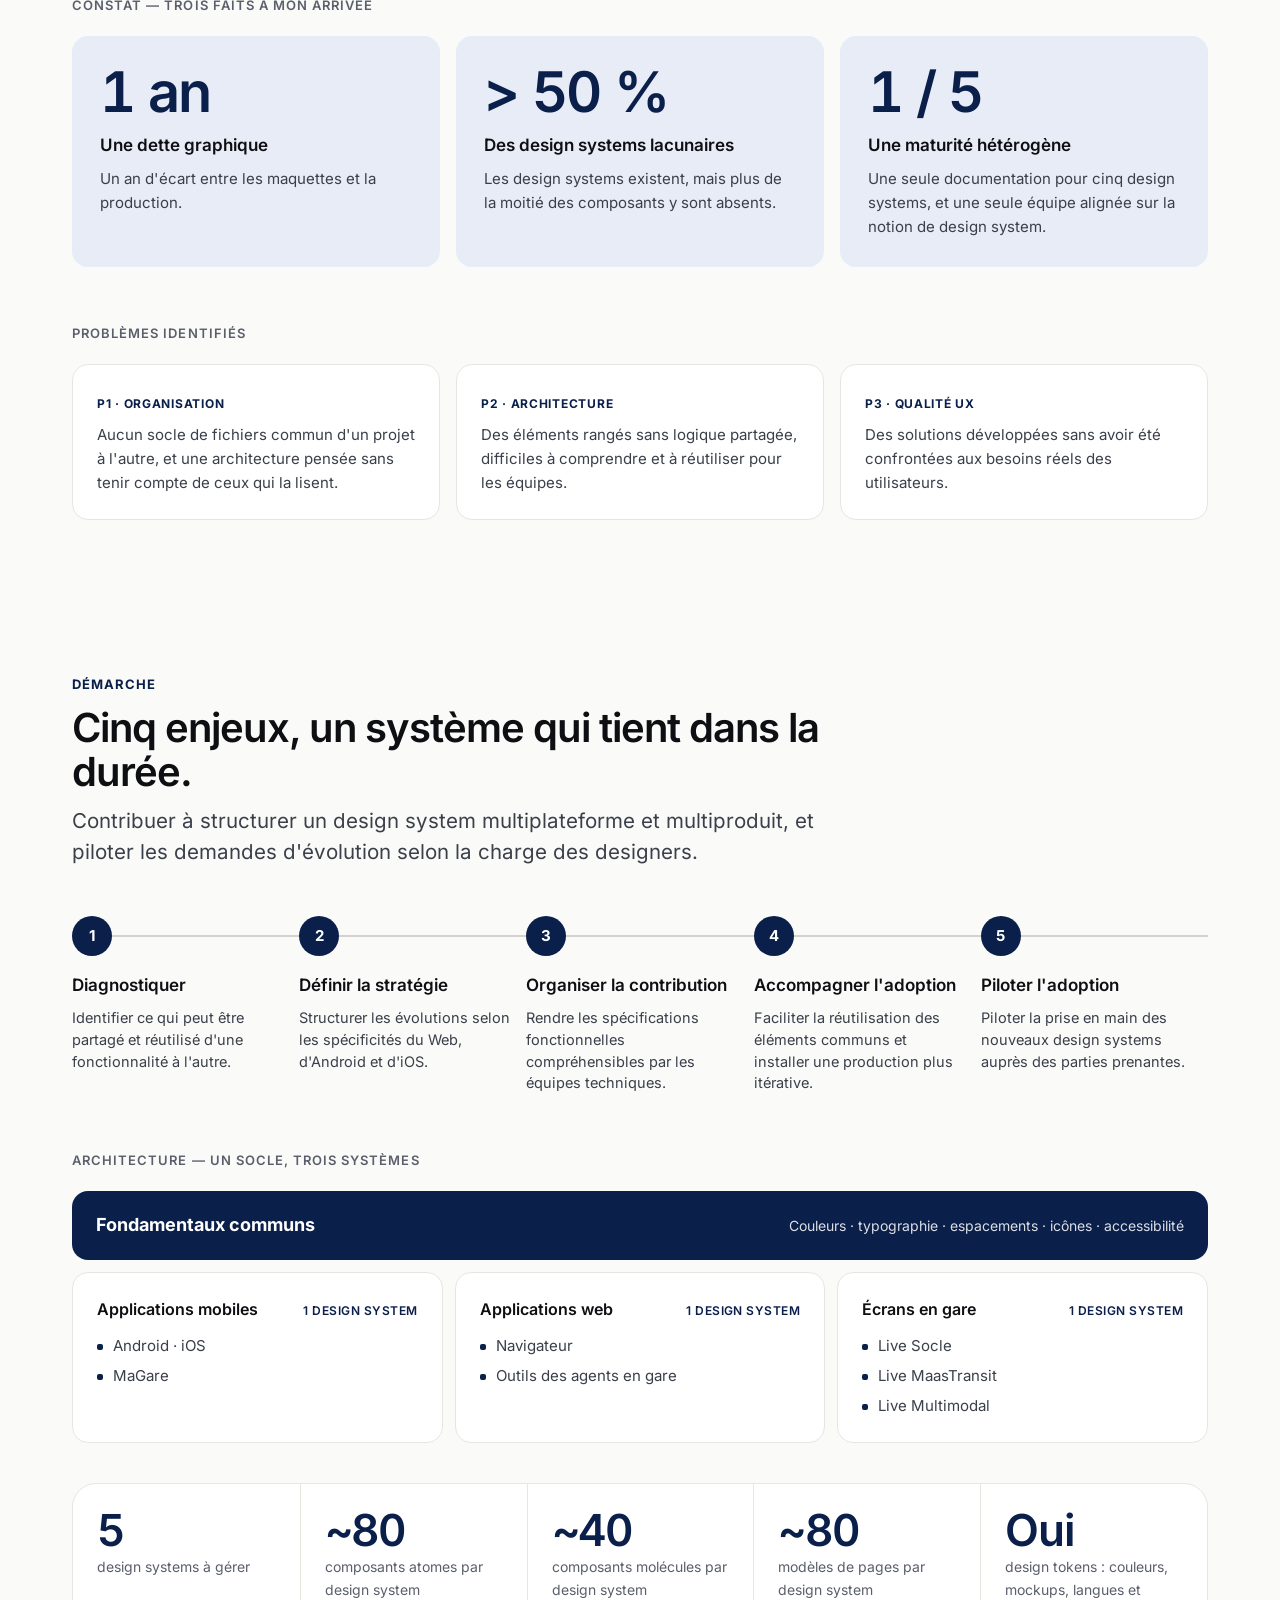
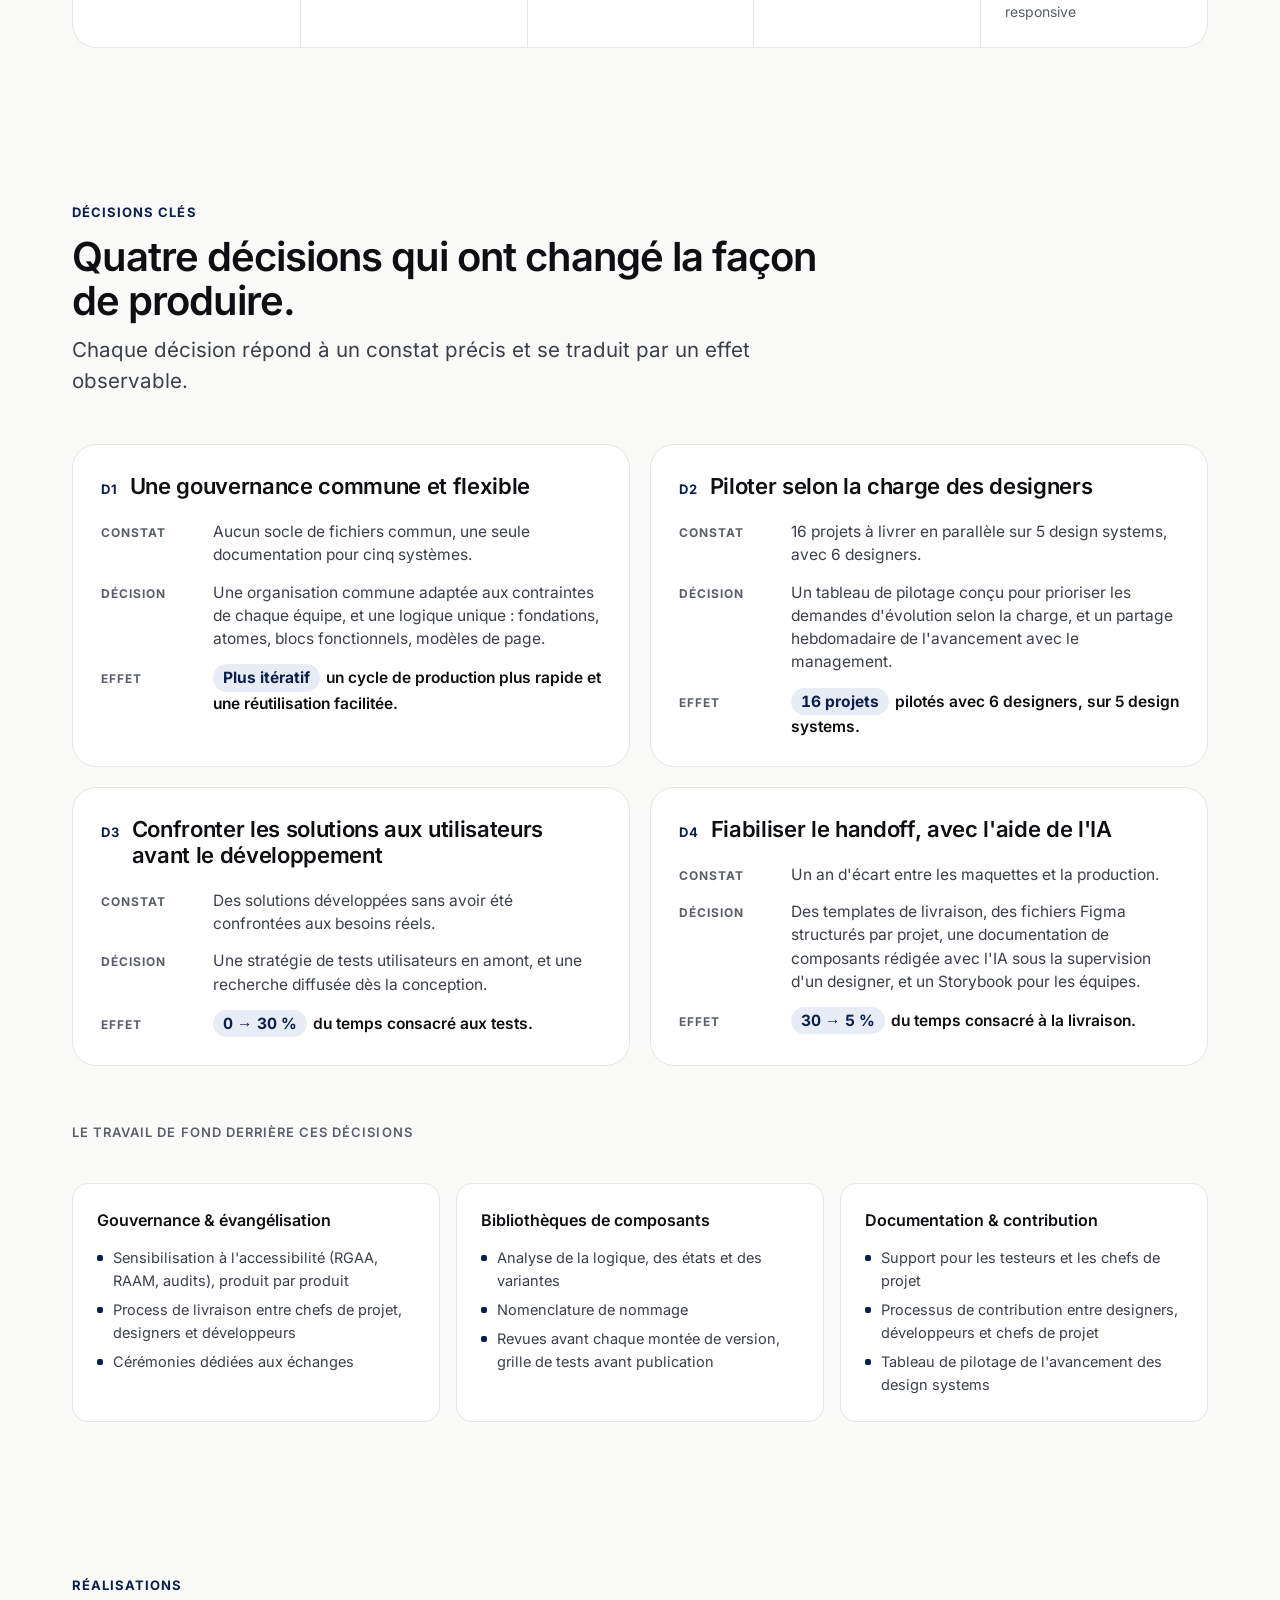
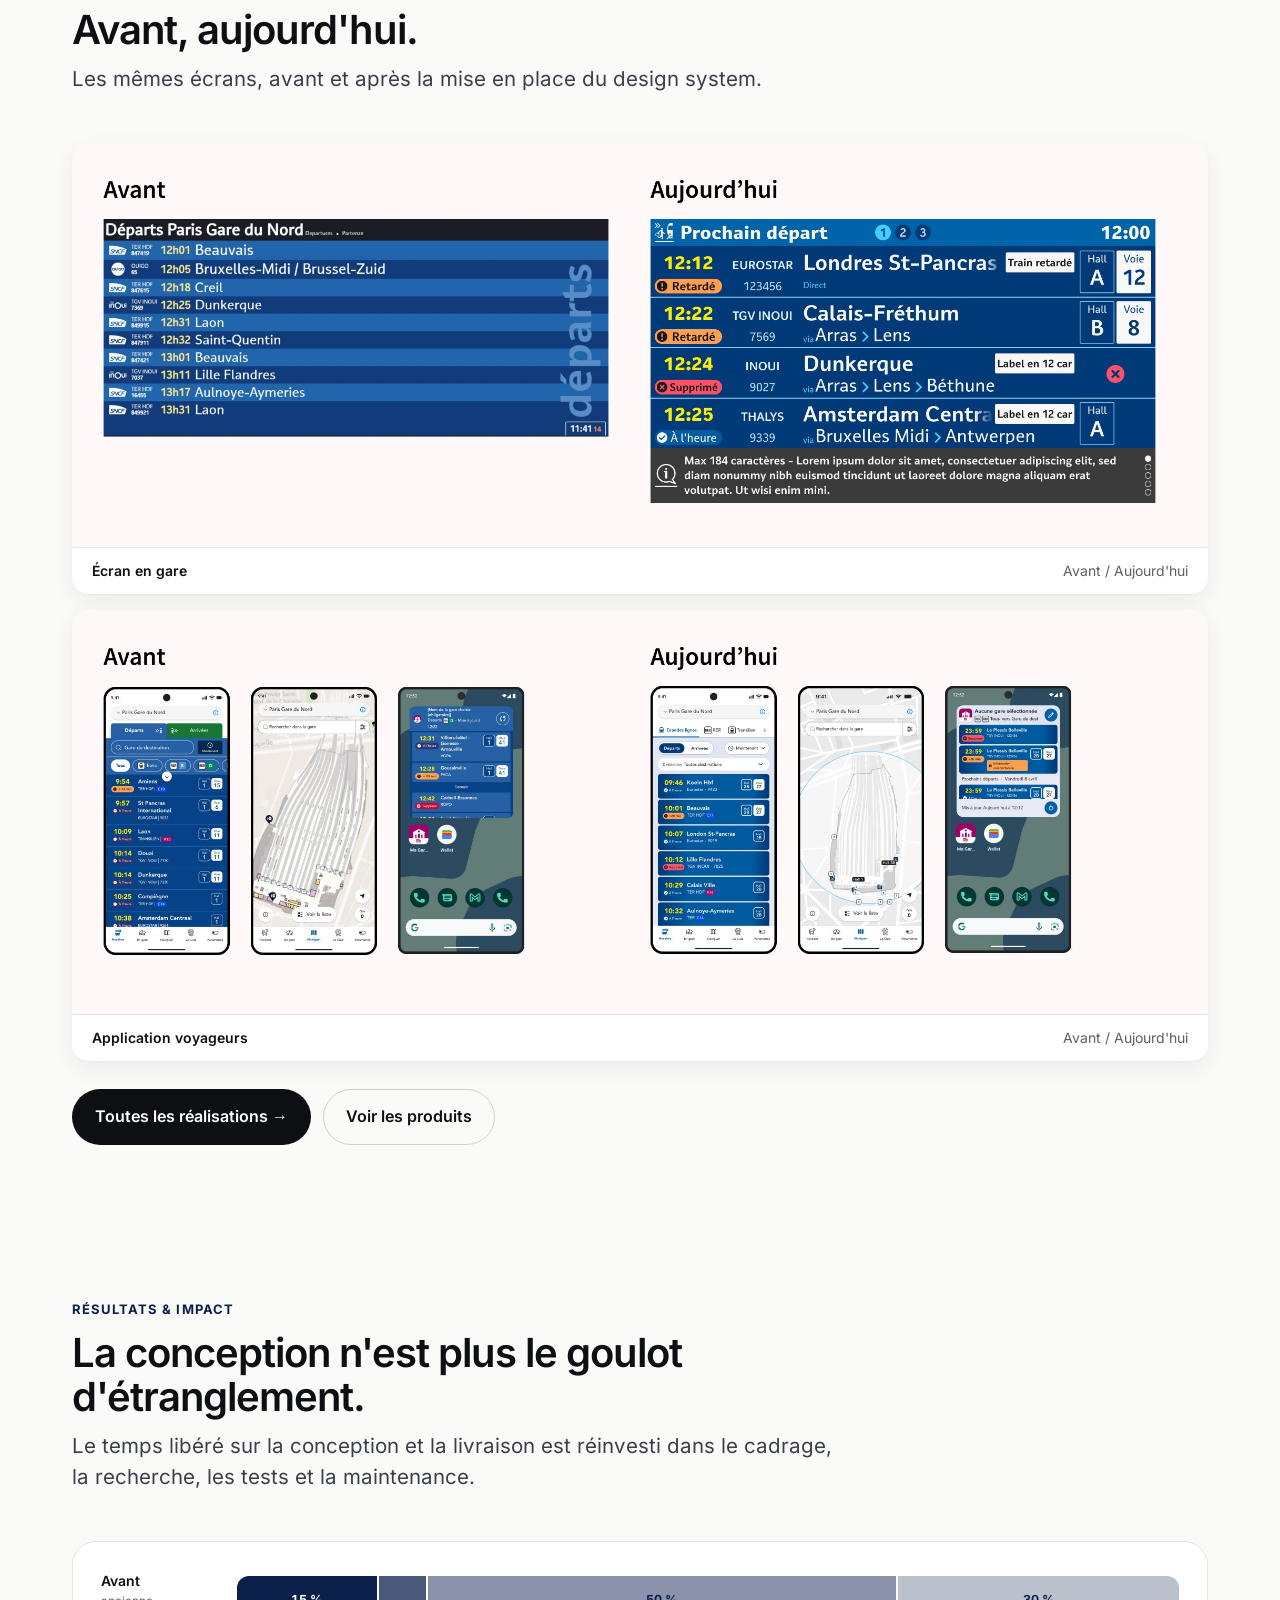
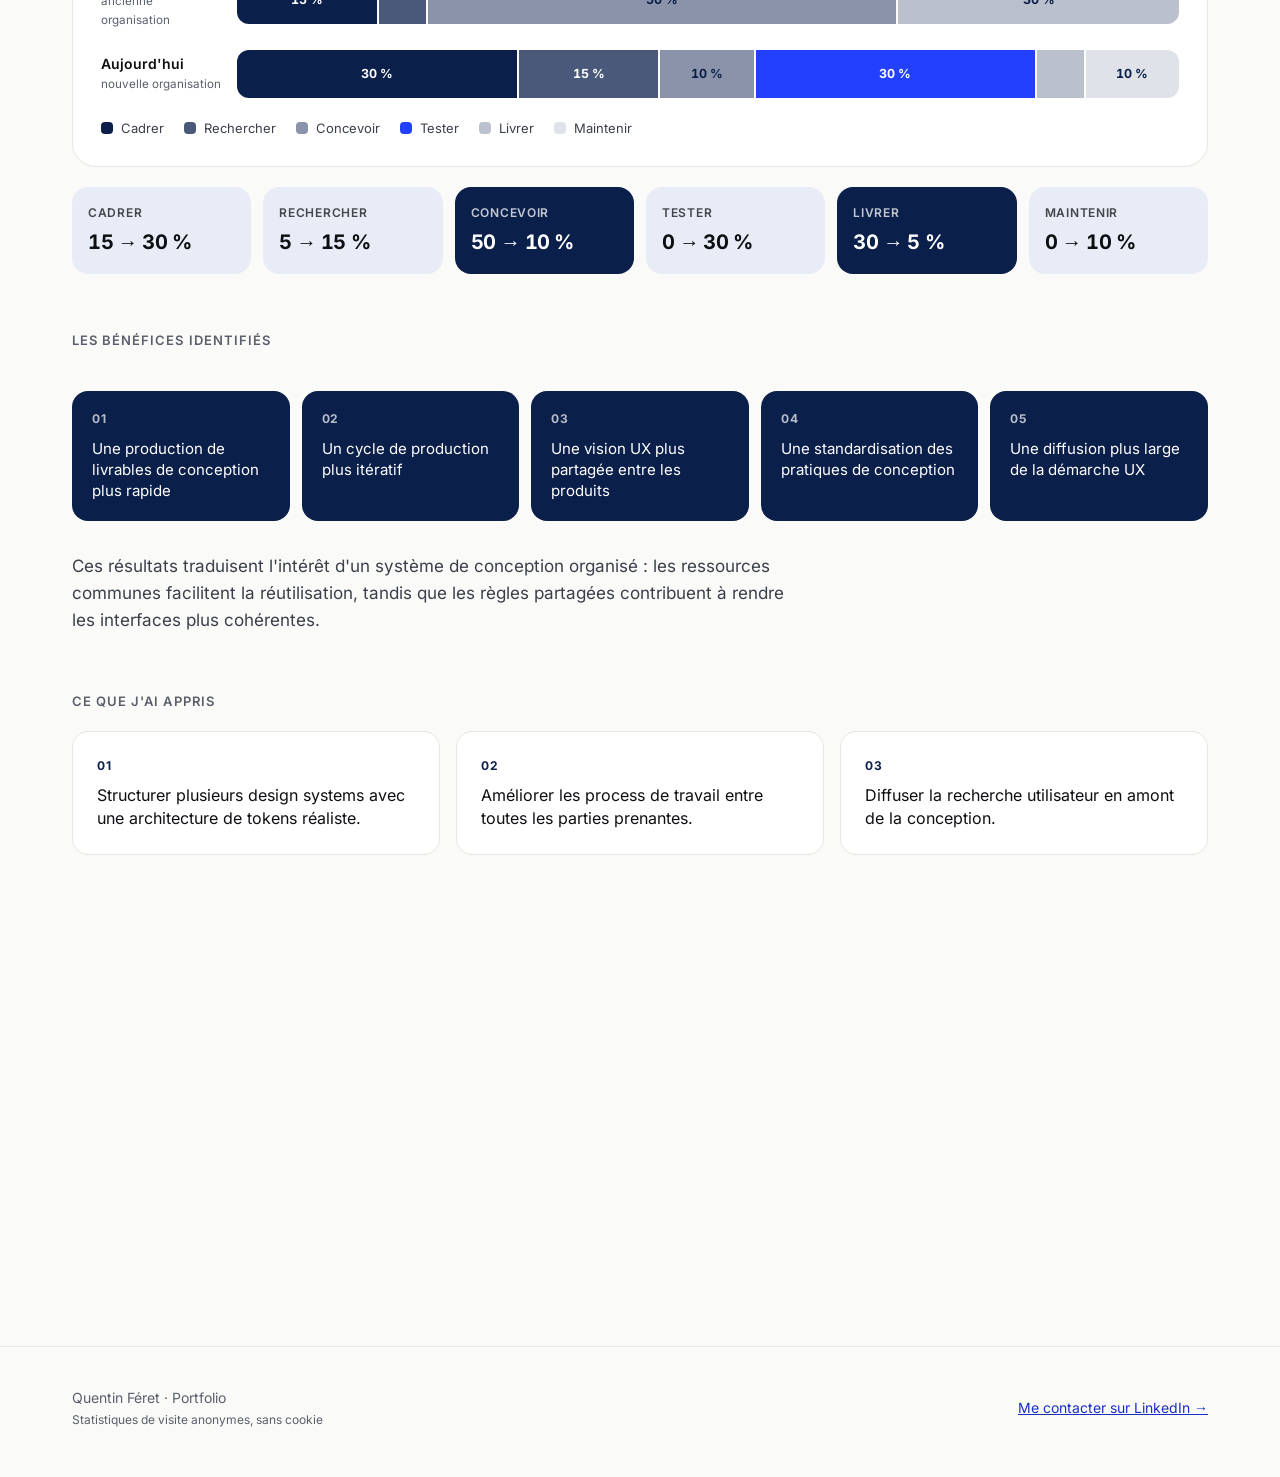
<file: cas01.html>
<!doctype html>
<html lang="fr">
<head>
<meta charset="utf-8">
<meta name="viewport" content="width=device-width, initial-scale=1">
<title>SNCF Gares &amp; Connexions — Cas d'étude · Quentin Féret</title>
<meta name="description" content="Cas d'étude : piloter 16 projets et 5 design systems pour SNCF Gares &amp; Connexions. Le temps de conception passe de 50 % à 10 %.">
<meta name="theme-color" content="#FAFAF8">
<link rel="icon" href="data:image/svg+xml,%3Csvg xmlns=%22http://www.w3.org/2000/svg%22 viewBox=%220 0 64 64%22%3E%3Crect width=%2264%22 height=%2264%22 rx=%2214%22 fill=%22%230E0F12%22/%3E%3Ctext x=%2232%22 y=%2242%22 font-family=%22Helvetica,Arial%22 font-size=%2226%22 font-weight=%22700%22 fill=%22white%22 text-anchor=%22middle%22%3EQF%3C/text%3E%3C/svg%3E">
<link rel="preload" href="assets/fonts/inter-latin-600-normal.woff2" as="font" type="font/woff2" crossorigin>
<link rel="stylesheet" href="assets/tokens.css">
<link rel="stylesheet" href="assets/case.css">
<script>document.documentElement.classList.add('js')</script>
<script defer src="https://cloud.umami.is/script.js" data-website-id="4f2ae9d7-1726-47b2-a085-174438b8aec9"></script>
</head>
<body class="t1">
<a class="skip" href="#contenu">Aller au contenu</a>

<header class="site-header">
<div class="wrap">
<a class="brand" href="index.html"><span class="mono" aria-hidden="true">QF</span><span>Quentin Féret <small>— Designer UX/UI</small></span></a>
<nav class="nav" aria-label="Navigation principale">
<a href="index.html" aria-current="page">Projets</a>
<a href="apropos.html">À propos</a>
<a href="https://www.linkedin.com/in/quentin-feret" target="_blank" rel="noopener" data-umami-event="contact-linkedin">Contact</a>
</nav>
</div>
</header>

<main id="contenu">

<!-- 1. EN-TÊTE -->
<section class="ch" aria-labelledby="h1">
<div class="wrap">
<p class="crumb"><a href="index.html">Projets</a> / Cas d'étude 01</p>
<div class="ch-top">
<div>
<p class="eyebrow" style="margin-bottom:16px">UX/UI × Design system</p>
<h1 class="display" id="h1">SNCF Gares &amp; Connexions</h1>
<p class="lead">Piloter 16 projets avec 6 designers, grâce à un outil de pilotage que j'ai conçu, pour livrer les évolutions de 5 design systems.</p>
<ul class="tags"><li>Dette graphique</li><li>Transversalité</li><li>Multiplateforme</li></ul>
</div>
<aside class="kpi-hero" aria-label="Résultat clé">
<span class="label">Résultat clé</span>
<span class="big num">50 → 10&nbsp;%</span>
<p>du temps consacré à la conception : il est réinvesti dans le cadrage, la recherche, les tests et la maintenance.</p>
</aside>
</div>
<dl class="meta">
<div><dt>Client</dt><dd>SNCF Gares &amp; Connexions</dd></div>
<div><dt>Rôle</dt><dd>Designer UX/UI</dd></div>
<div><dt>Période</dt><dd>Mai 2025 – sept. 2026</dd></div>
<div><dt>Équipe</dt><dd>6 designers</dd></div>
<div><dt>Outils</dt><dd>Figma, Claude, Figma Agent</dd></div>
</dl>
<div class="cover"><img src="assets/index-01.jpg" alt="Aperçu du design system SNCF Gares &amp; Connexions : boutons, calendrier, champs de formulaire." width="2400" height="1350"></div>
</div>
</section>

<nav class="snav" aria-label="Sommaire du cas">
<ul>
<li><a href="#tldr"><b>01</b>En bref</a></li>
<li><a href="#contexte"><b>02</b>Contexte &amp; enjeu</a></li>
<li><a href="#demarche"><b>03</b>Démarche</a></li>
<li><a href="#decisions"><b>04</b>Décisions clés</a></li>
<li><a href="#realisations"><b>05</b>Réalisations</a></li>
<li><a href="#resultats"><b>06</b>Résultats &amp; impact</a></li>
</ul>
</nav>

<div class="wrap">

<!-- 2. TL;DR -->
<section class="sec" id="tldr" aria-labelledby="h-tldr" style="padding-top:64px">
<div class="sec-head"><p class="k">En bref</p><h2 class="title" id="h-tldr">Le problème, ma décision, l'effet.</h2></div>
<div class="tldr reveal">
<div><h3>Problème</h3><p>Cinq design systems lacunaires, une seule documentation, un an d'écart entre les maquettes et la production.</p></div>
<div><h3>Décision</h3><p>Un socle commun, une gouvernance partagée et un pilotage des demandes selon la charge des designers.</p></div>
<div><h3>Effet</h3><p>La conception passe de 50&nbsp;% à 10&nbsp;% du temps, les tests de 0&nbsp;% à 30&nbsp;%.</p></div>
</div>
</section>

<!-- 3. CONTEXTE & ENJEU -->
<section class="sec" id="contexte" aria-labelledby="h-ctx">
<div class="sec-head"><p class="k">Contexte &amp; enjeu</p><h2 class="title" id="h-ctx">Une même évolution, plusieurs produits à synchroniser.</h2></div>
<div class="prose reveal">
<p>Designer au sein du Studio Design, mon intervention était transverse : intervenir sur différents produits de Gares &amp; Connexions. J'ai contribué à la structuration et à l'évolution des design systems destinés à plusieurs produits numériques de l'écosystème ferroviaire.</p>
<p>Côté SNCF, certains produits existants continuent de s'améliorer, tandis que d'autres connaissent une refonte technologique et graphique. La structuration des design systems a permis de rapprocher les pratiques de conception, de faciliter la réutilisation des éléments communs et d'installer une démarche de production plus itérative.</p>
</div>

<h3 class="sub">Périmètre — 3 familles de supports · 11 produits · Android · iOS · Web</h3>
<div class="scope reveal">
<div class="card"><h4>Application voyageurs</h4><ul><li>MaGare</li><li>Écrans en gare</li></ul></div>
<div class="card"><h4>Information voyageurs</h4><ul><li>Live Socle — Grandes lignes</li><li>Live MaasTransit — Transports en commun</li><li>Live Multimodal — Transports alternatifs</li><li>Postes agents</li></ul></div>
<div class="card"><h4>7 outils métier</h4><ul><li>Outil A à Outil F</li><li>Portail applicatif</li></ul><p class="hint">Les noms des outils internes ont été anonymisés.</p></div>
</div>
<figure class="fig reveal">
<div class="img"><img src="assets/cas01-01.jpg" alt="Une même évolution déclinée sur l'écran en gare, l'application, l'outil agent et le site web." loading="lazy" decoding="async"></div>
<figcaption><h4>Une évolution, plusieurs produits</h4><p>Une même évolution se décline sur l'écran en gare, l'application MaGare, l'outil agent et le site web : elle impose une transversalité et une synchronisation entre les projets.</p></figcaption>
</figure>

<h3 class="sub">Constat — trois faits à mon arrivée</h3>
<div class="stats3 reveal">
<div class="stat"><span class="num">1 an</span><h4>Une dette graphique</h4><p>Un an d'écart entre les maquettes et la production.</p></div>
<div class="stat"><span class="num">&gt; 50&nbsp;%</span><h4>Des design systems lacunaires</h4><p>Les design systems existent, mais plus de la moitié des composants y sont absents.</p></div>
<div class="stat"><span class="num">1 / 5</span><h4>Une maturité hétérogène</h4><p>Une seule documentation pour cinq design systems, et une seule équipe alignée sur la notion de design system.</p></div>
</div>

<h3 class="sub">Problèmes identifiés</h3>
<div class="pb reveal">
<div class="card"><span class="id">P1 · ORGANISATION</span><p>Aucun socle de fichiers commun d'un projet à l'autre, et une architecture pensée sans tenir compte de ceux qui la lisent.</p></div>
<div class="card"><span class="id">P2 · ARCHITECTURE</span><p>Des éléments rangés sans logique partagée, difficiles à comprendre et à réutiliser pour les équipes.</p></div>
<div class="card"><span class="id">P3 · QUALITÉ UX</span><p>Des solutions développées sans avoir été confrontées aux besoins réels des utilisateurs.</p></div>
</div>
</section>

<!-- 4. DÉMARCHE -->
<section class="sec" id="demarche" aria-labelledby="h-dem">
<div class="sec-head"><p class="k">Démarche</p><h2 class="title" id="h-dem">Cinq enjeux, un système qui tient dans la durée.</h2>
<p class="lead">Contribuer à structurer un design system multiplateforme et multiproduit, et piloter les demandes d'évolution selon la charge des designers.</p></div>
<ol class="steps reveal">
<li><h4>Diagnostiquer</h4><p>Identifier ce qui peut être partagé et réutilisé d'une fonctionnalité à l'autre.</p></li>
<li><h4>Définir la stratégie</h4><p>Structurer les évolutions selon les spécificités du Web, d'Android et d'iOS.</p></li>
<li><h4>Organiser la contribution</h4><p>Rendre les spécifications fonctionnelles compréhensibles par les équipes techniques.</p></li>
<li><h4>Accompagner l'adoption</h4><p>Faciliter la réutilisation des éléments communs et installer une production plus itérative.</p></li>
<li><h4>Piloter l'adoption</h4><p>Piloter la prise en main des nouveaux design systems auprès des parties prenantes.</p></li>
</ol>

<h3 class="sub">Architecture — un socle, trois systèmes</h3>
<div class="arch reveal">
<div class="base"><strong>Fondamentaux communs</strong><span>Couleurs · typographie · espacements · icônes · accessibilité</span></div>
<div class="row">
<div class="card"><h4>Applications mobiles <small>1 design system</small></h4><ul><li>Android · iOS</li><li>MaGare</li></ul></div>
<div class="card"><h4>Applications web <small>1 design system</small></h4><ul><li>Navigateur</li><li>Outils des agents en gare</li></ul></div>
<div class="card"><h4>Écrans en gare <small>1 design system</small></h4><ul><li>Live Socle</li><li>Live MaasTransit</li><li>Live Multimodal</li></ul></div>
</div>
</div>
<div class="vol reveal" role="group" aria-label="Volumétrie du design system">
<div><span class="num">5</span><p>design systems à gérer</p></div>
<div><span class="num">~80</span><p>composants atomes par design system</p></div>
<div><span class="num">~40</span><p>composants molécules par design system</p></div>
<div><span class="num">~80</span><p>modèles de pages par design system</p></div>
<div><span class="num">Oui</span><p>design tokens : couleurs, mockups, langues et responsive</p></div>
</div>
</section>

<!-- 5. DÉCISIONS CLÉS -->
<section class="sec" id="decisions" aria-labelledby="h-dec">
<div class="sec-head"><p class="k">Décisions clés</p><h2 class="title" id="h-dec">Quatre décisions qui ont changé la façon de produire.</h2>
<p class="lead">Chaque décision répond à un constat précis et se traduit par un effet observable.</p></div>
<div class="decs">
<article class="dec reveal"><header><b>D1</b><h3>Une gouvernance commune et flexible</h3></header>
<dl>
<div><dt>Constat</dt><dd>Aucun socle de fichiers commun, une seule documentation pour cinq systèmes.</dd></div>
<div><dt>Décision</dt><dd>Une organisation commune adaptée aux contraintes de chaque équipe, et une logique unique : fondations, atomes, blocs fonctionnels, modèles de page.</dd></div>
<div><dt>Effet</dt><dd class="eff"><span>Plus itératif</span>un cycle de production plus rapide et une réutilisation facilitée.</dd></div>
</dl></article>
<article class="dec reveal" data-d="1"><header><b>D2</b><h3>Piloter selon la charge des designers</h3></header>
<dl>
<div><dt>Constat</dt><dd>16 projets à livrer en parallèle sur 5 design systems, avec 6 designers.</dd></div>
<div><dt>Décision</dt><dd>Un tableau de pilotage conçu pour prioriser les demandes d'évolution selon la charge, et un partage hebdomadaire de l'avancement avec le management.</dd></div>
<div><dt>Effet</dt><dd class="eff"><span>16 projets</span>pilotés avec 6 designers, sur 5 design systems.</dd></div>
</dl></article>
<article class="dec reveal"><header><b>D3</b><h3>Confronter les solutions aux utilisateurs avant le développement</h3></header>
<dl>
<div><dt>Constat</dt><dd>Des solutions développées sans avoir été confrontées aux besoins réels.</dd></div>
<div><dt>Décision</dt><dd>Une stratégie de tests utilisateurs en amont, et une recherche diffusée dès la conception.</dd></div>
<div><dt>Effet</dt><dd class="eff"><span>0 → 30 %</span>du temps consacré aux tests.</dd></div>
</dl></article>
<article class="dec reveal" data-d="1"><header><b>D4</b><h3>Fiabiliser le handoff, avec l'aide de l'IA</h3></header>
<dl>
<div><dt>Constat</dt><dd>Un an d'écart entre les maquettes et la production.</dd></div>
<div><dt>Décision</dt><dd>Des templates de livraison, des fichiers Figma structurés par projet, une documentation de composants rédigée avec l'IA sous la supervision d'un designer, et un Storybook pour les équipes.</dd></div>
<div><dt>Effet</dt><dd class="eff"><span>30 → 5 %</span>du temps consacré à la livraison.</dd></div>
</dl></article>
</div>

<h3 class="sub">Le travail de fond derrière ces décisions</h3>
<div class="more reveal">
<div class="card"><h4>Gouvernance &amp; évangélisation</h4><ul><li>Sensibilisation à l'accessibilité (RGAA, RAAM, audits), produit par produit</li><li>Process de livraison entre chefs de projet, designers et développeurs</li><li>Cérémonies dédiées aux échanges</li></ul></div>
<div class="card"><h4>Bibliothèques de composants</h4><ul><li>Analyse de la logique, des états et des variantes</li><li>Nomenclature de nommage</li><li>Revues avant chaque montée de version, grille de tests avant publication</li></ul></div>
<div class="card"><h4>Documentation &amp; contribution</h4><ul><li>Support pour les testeurs et les chefs de projet</li><li>Processus de contribution entre designers, développeurs et chefs de projet</li><li>Tableau de pilotage de l'avancement des design systems</li></ul></div>
</div>
</section>

<!-- 6. RÉALISATIONS -->
<section class="sec" id="realisations" aria-labelledby="h-real">
<div class="sec-head"><p class="k">Réalisations</p><h2 class="title" id="h-real">Avant, aujourd'hui.</h2>
<p class="lead">Les mêmes écrans, avant et après la mise en place du design system.</p></div>
<div class="shots">
<figure class="shot reveal"><img src="assets/cas01-produits-02.jpg" alt="Écran en gare : affichage des départs avant et aujourd'hui." loading="lazy" decoding="async"><figcaption>Écran en gare <span>Avant / Aujourd'hui</span></figcaption></figure>
<figure class="shot reveal"><img src="assets/cas01-produits-05.jpg" alt="Application voyageurs : horaires avant et aujourd'hui." loading="lazy" decoding="async"><figcaption>Application voyageurs <span>Avant / Aujourd'hui</span></figcaption></figure>
</div>
<div class="cta-row"><a class="btn btn-primary" href="cas01-realisations.html">Toutes les réalisations →</a><a class="btn btn-ghost" href="cas01-produits.html">Voir les produits</a></div>
</section>

<!-- 7. RÉSULTATS -->
<section class="sec" id="resultats" aria-labelledby="h-res">
<div class="sec-head"><p class="k">Résultats &amp; impact</p><h2 class="title" id="h-res">La conception n'est plus le goulot d'étranglement.</h2>
<p class="lead">Le temps libéré sur la conception et la livraison est réinvesti dans le cadrage, la recherche, les tests et la maintenance.</p></div>
<div class="ba reveal" role="group" aria-label="Répartition du temps par phase, avant et aujourd'hui">
<div class="row"><span>Avant<small>ancienne organisation</small></span>
<div class="bar"><i class="p-cad" style="width:15%">15&nbsp;%</i><i class="p-rec" style="width:5%"></i><i class="p-con" style="width:50%">50&nbsp;%</i><i class="p-liv" style="width:30%">30&nbsp;%</i></div></div>
<div class="row"><span>Aujourd'hui<small>nouvelle organisation</small></span>
<div class="bar"><i class="p-cad" style="width:30%">30&nbsp;%</i><i class="p-rec" style="width:15%">15&nbsp;%</i><i class="p-con" style="width:10%">10&nbsp;%</i><i class="p-tes" style="width:30%">30&nbsp;%</i><i class="p-liv" style="width:5%"></i><i class="p-mai" style="width:10%">10&nbsp;%</i></div></div>
<ul class="legend"><li><i class="p-cad"></i>Cadrer</li><li><i class="p-rec"></i>Rechercher</li><li><i class="p-con"></i>Concevoir</li><li><i class="p-tes"></i>Tester</li><li><i class="p-liv"></i>Livrer</li><li><i class="p-mai"></i>Maintenir</li></ul>
</div>
<div class="deltas reveal" aria-label="Évolution par phase">
<div><span>Cadrer</span><b>15 → 30 %</b></div>
<div><span>Rechercher</span><b>5 → 15 %</b></div>
<div class="hl"><span>Concevoir</span><b>50 → 10 %</b></div>
<div><span>Tester</span><b>0 → 30 %</b></div>
<div class="hl"><span>Livrer</span><b>30 → 5 %</b></div>
<div><span>Maintenir</span><b>0 → 10 %</b></div>
</div>

<h3 class="sub">Les bénéfices identifiés</h3>
<ol class="benef reveal">
<li><b>01</b>Une production de livrables de conception plus rapide</li>
<li><b>02</b>Un cycle de production plus itératif</li>
<li><b>03</b>Une vision UX plus partagée entre les produits</li>
<li><b>04</b>Une standardisation des pratiques de conception</li>
<li><b>05</b>Une diffusion plus large de la démarche UX</li>
</ol>
<p class="prose" style="margin-top:32px">Ces résultats traduisent l'intérêt d'un système de conception organisé : les ressources communes facilitent la réutilisation, tandis que les règles partagées contribuent à rendre les interfaces plus cohérentes.</p>

<h3 class="sub">Ce que j'ai appris</h3>
<div class="learn reveal">
<div class="card"><b>01</b><p>Structurer plusieurs design systems avec une architecture de tokens réaliste.</p></div>
<div class="card"><b>02</b><p>Améliorer les process de travail entre toutes les parties prenantes.</p></div>
<div class="card"><b>03</b><p>Diffuser la recherche utilisateur en amont de la conception.</p></div>
</div>
</section>

<aside class="next reveal">
<h2>Cas suivant : Île-de-France Mobilités</h2>
<a class="btn" data-umami-event="cas-complet" href="cas02-resume.html">Découvrir le cas →</a>
</aside>

</div>
</main>

<footer class="site-footer">
<div class="wrap"><span>Quentin Féret · Portfolio <small style="display:block;font-size:12px;color:var(--ink-3)">Statistiques de visite anonymes, sans cookie</small></span><a href="https://www.linkedin.com/in/quentin-feret" target="_blank" rel="noopener" data-umami-event="contact-linkedin">Me contacter sur LinkedIn →</a></div>
</footer>

<script>
(function(){
  var reduce=window.matchMedia&&matchMedia('(prefers-reduced-motion: reduce)').matches;
  var els=document.querySelectorAll('.reveal');
  if('IntersectionObserver' in window&&!reduce){
    var io=new IntersectionObserver(function(es){es.forEach(function(e){if(e.isIntersecting){e.target.classList.add('in');io.unobserve(e.target)}})},{threshold:.12});
    els.forEach(function(e){io.observe(e)});
    var links=[].slice.call(document.querySelectorAll('.snav a'));
    var map={};links.forEach(function(a){map[a.getAttribute('href').slice(1)]=a});
    var so=new IntersectionObserver(function(es){es.forEach(function(e){if(e.isIntersecting){links.forEach(function(a){a.classList.remove('on')});map[e.target.id].classList.add('on')}})},{rootMargin:'-30% 0px -60% 0px'});
    Object.keys(map).forEach(function(id){var s=document.getElementById(id);if(s)so.observe(s)});
  }else{els.forEach(function(e){e.classList.add('in')})}
})();
</script>
</body>
</html>
</file>
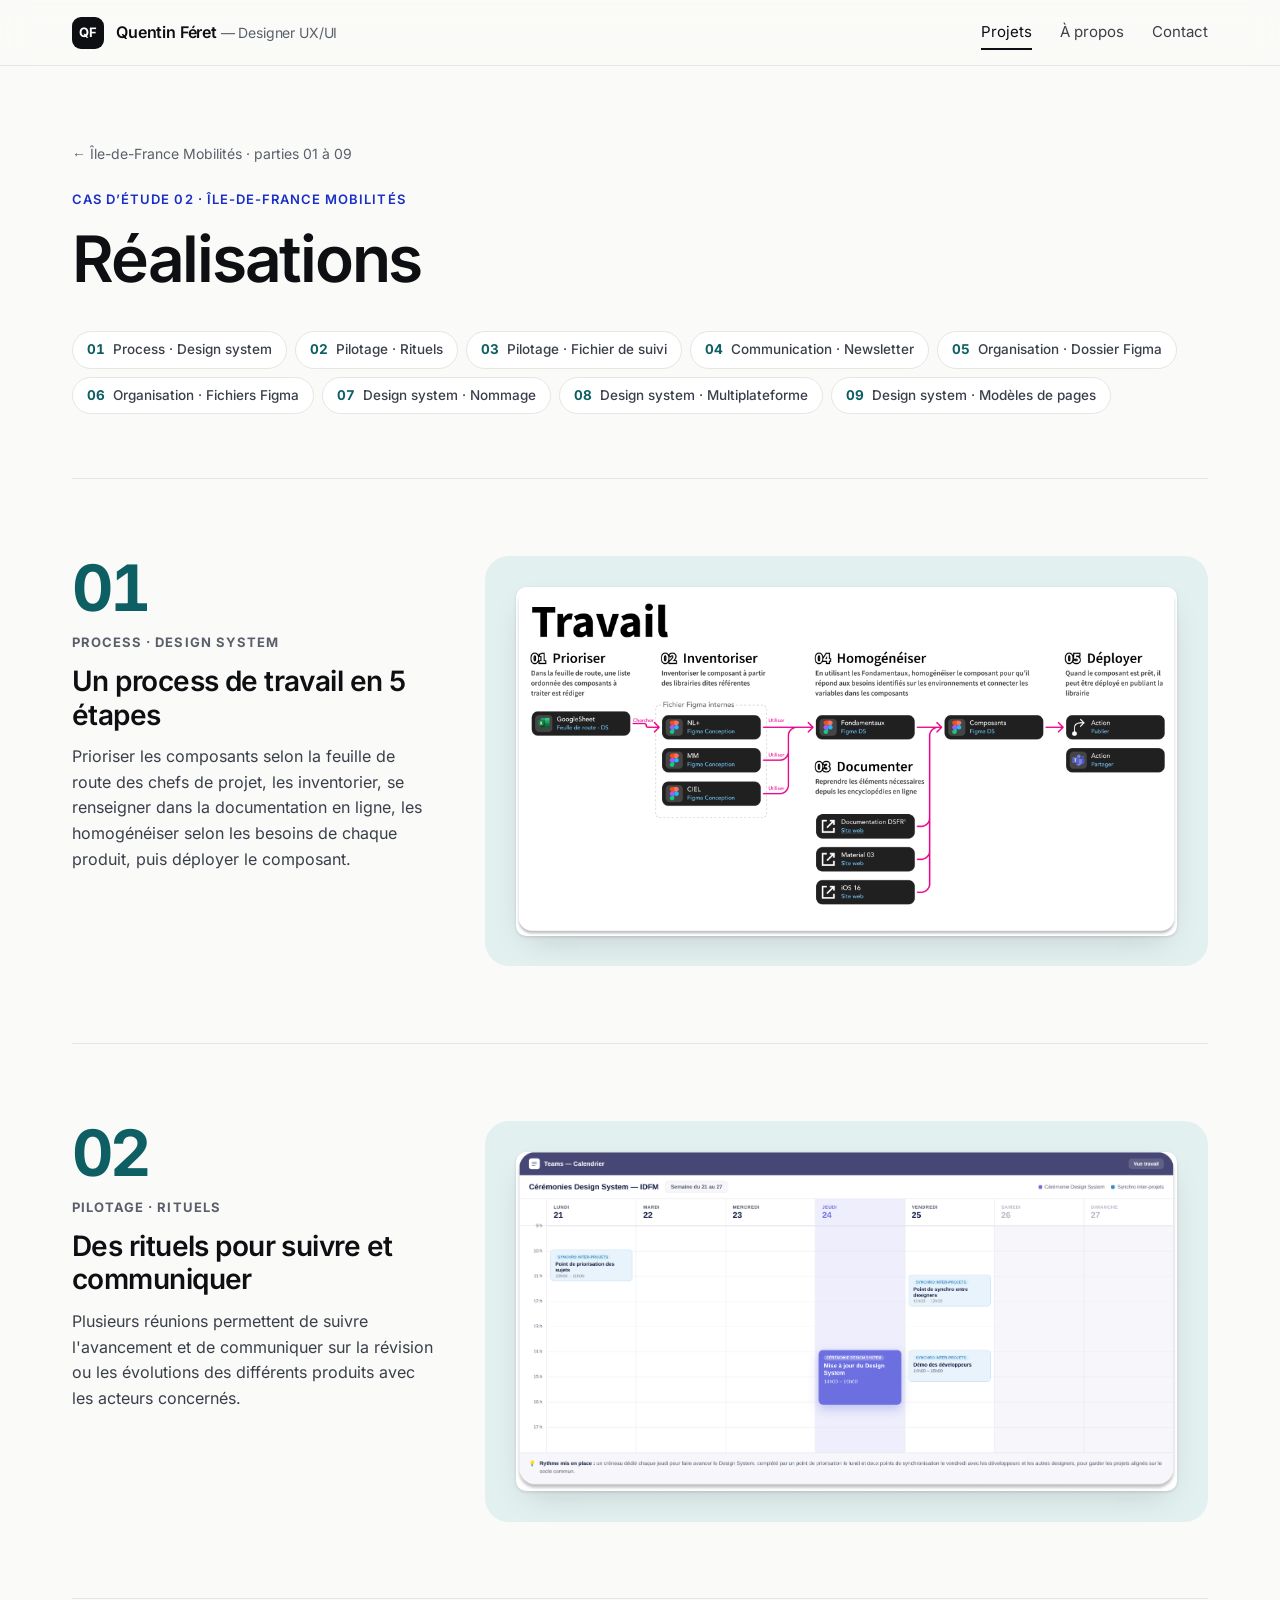
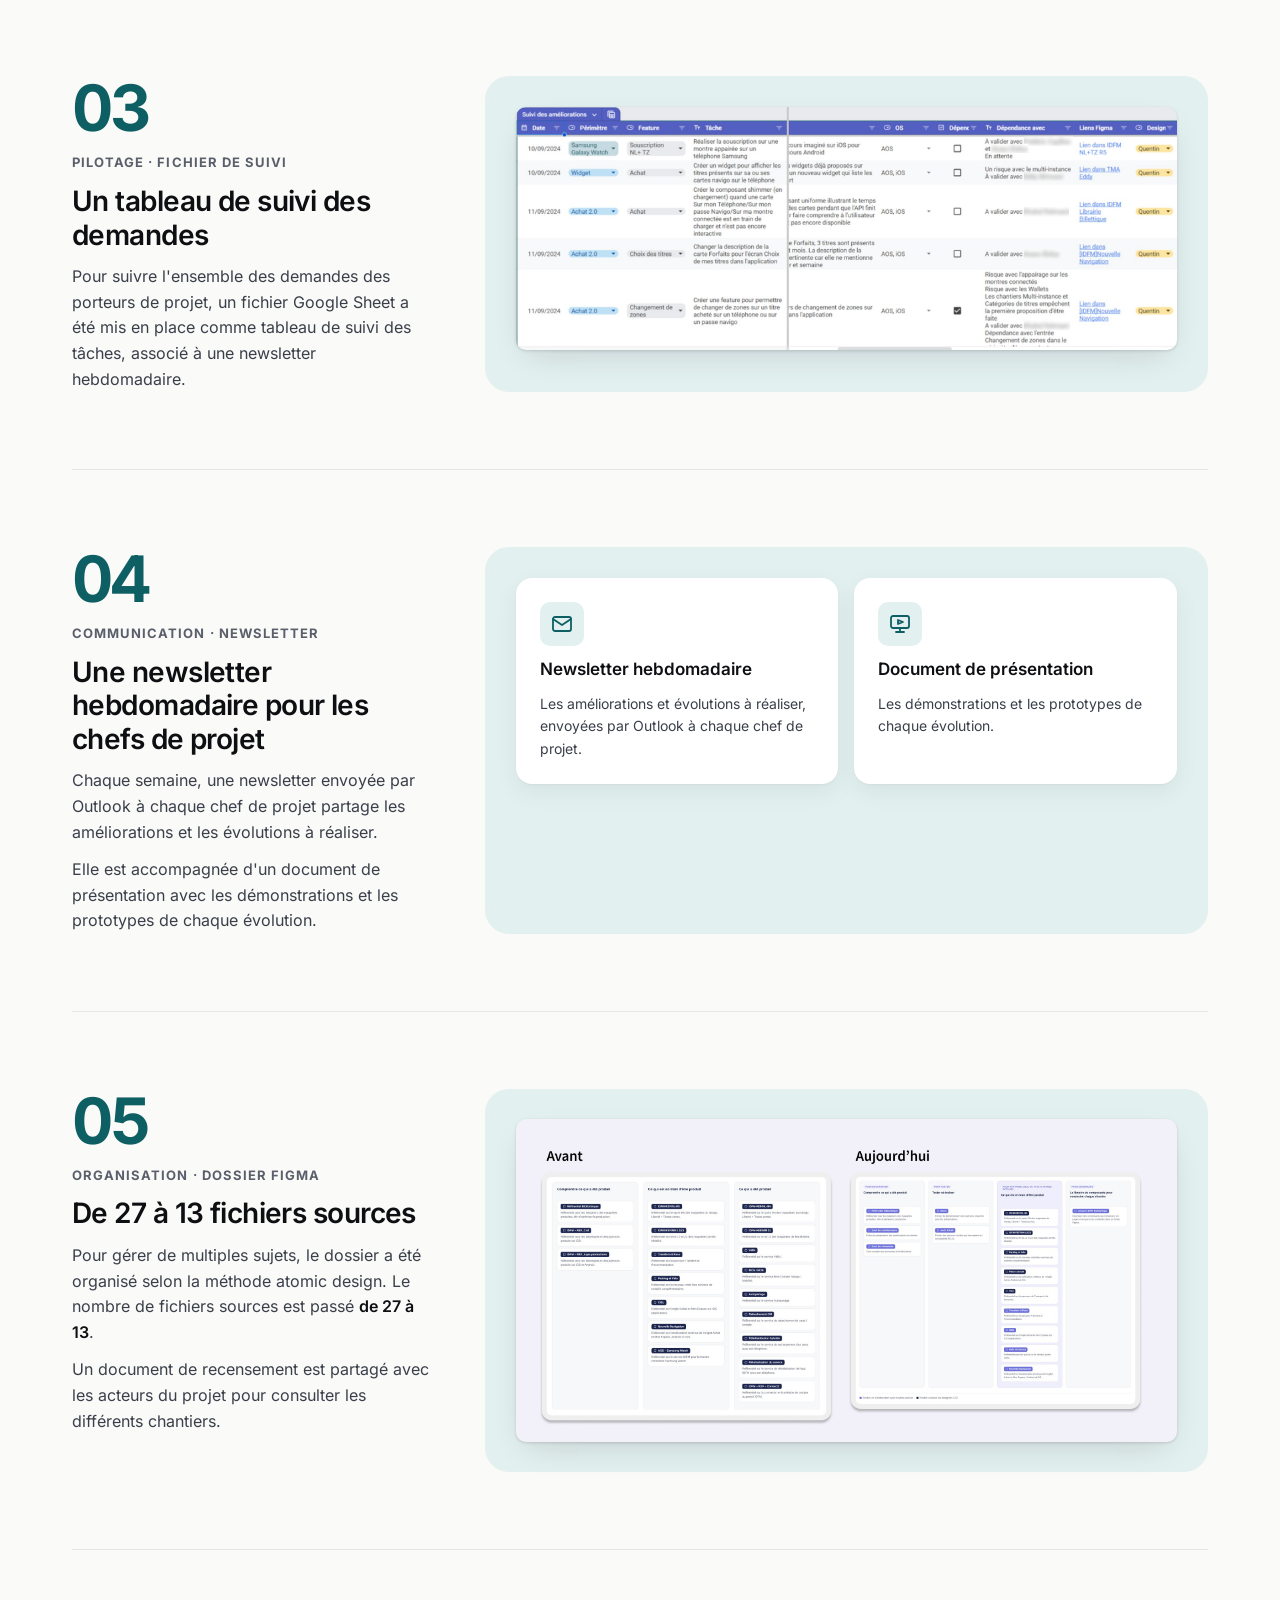
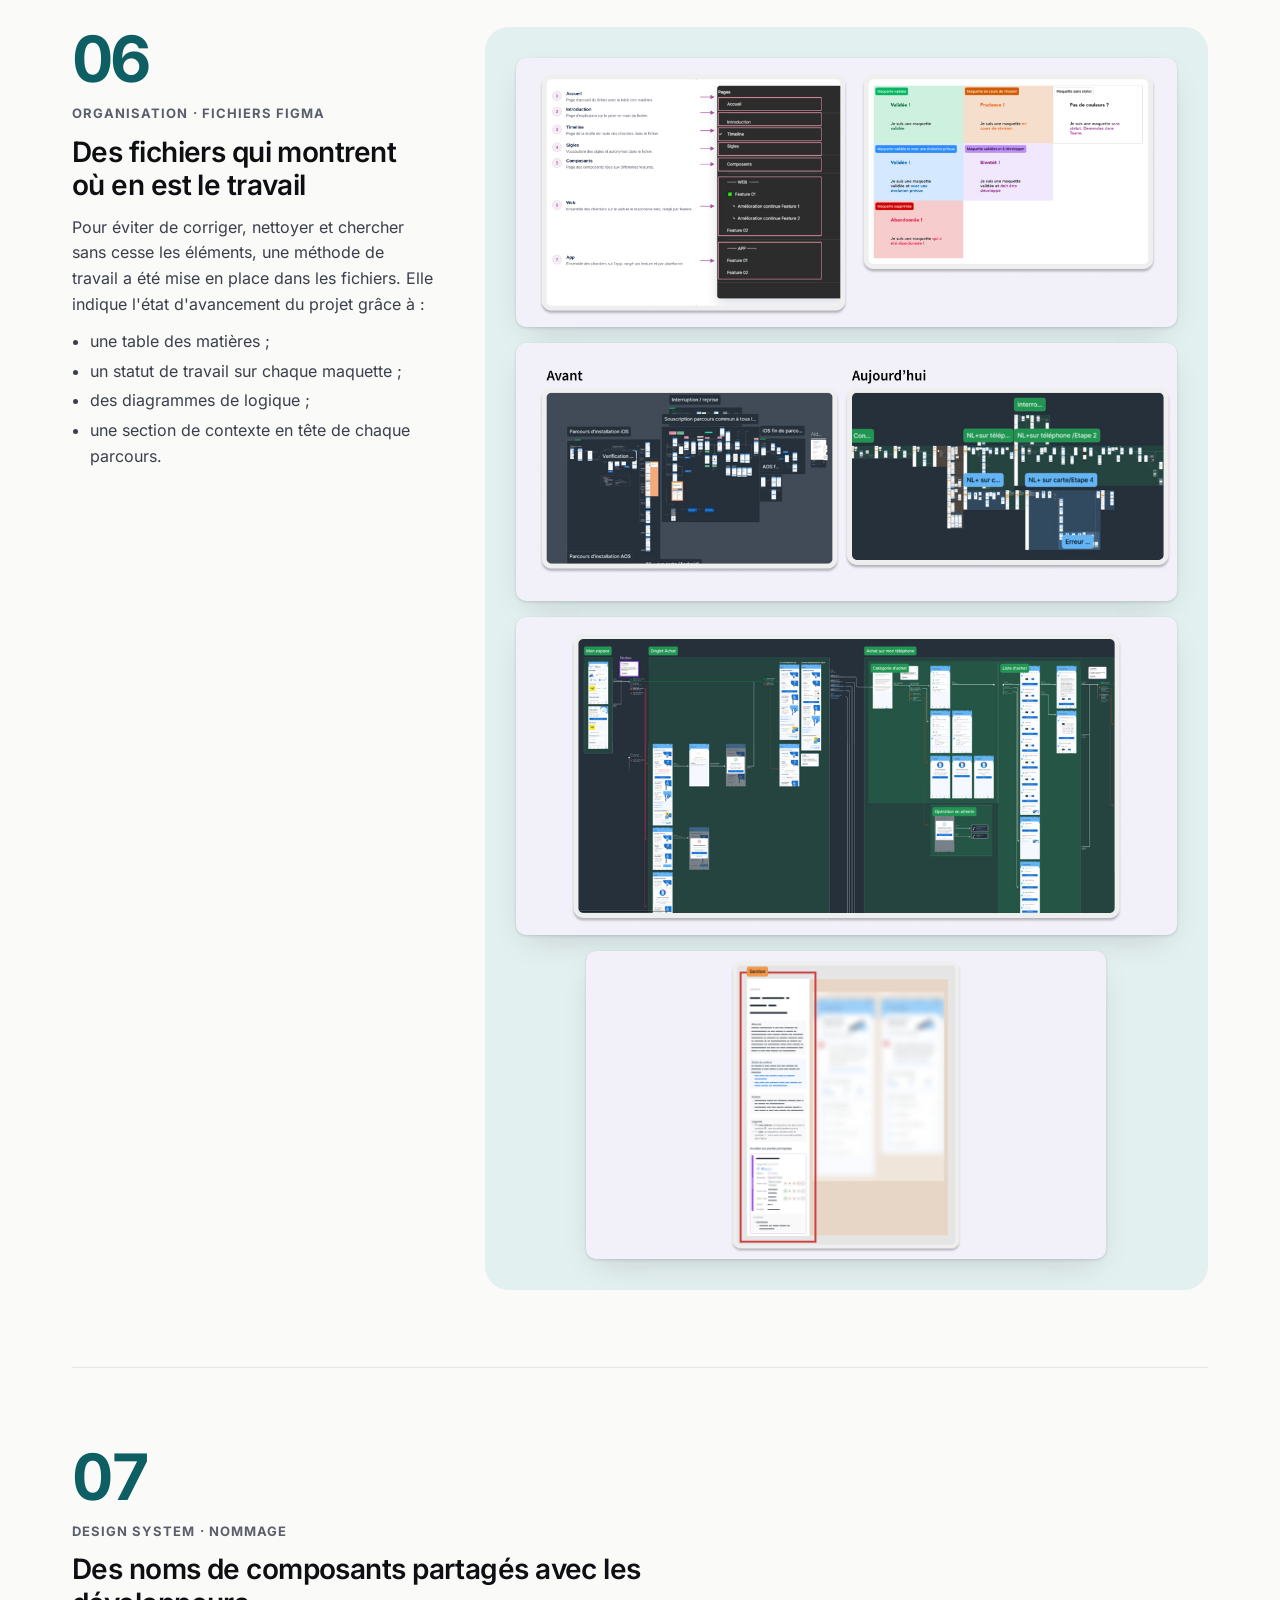
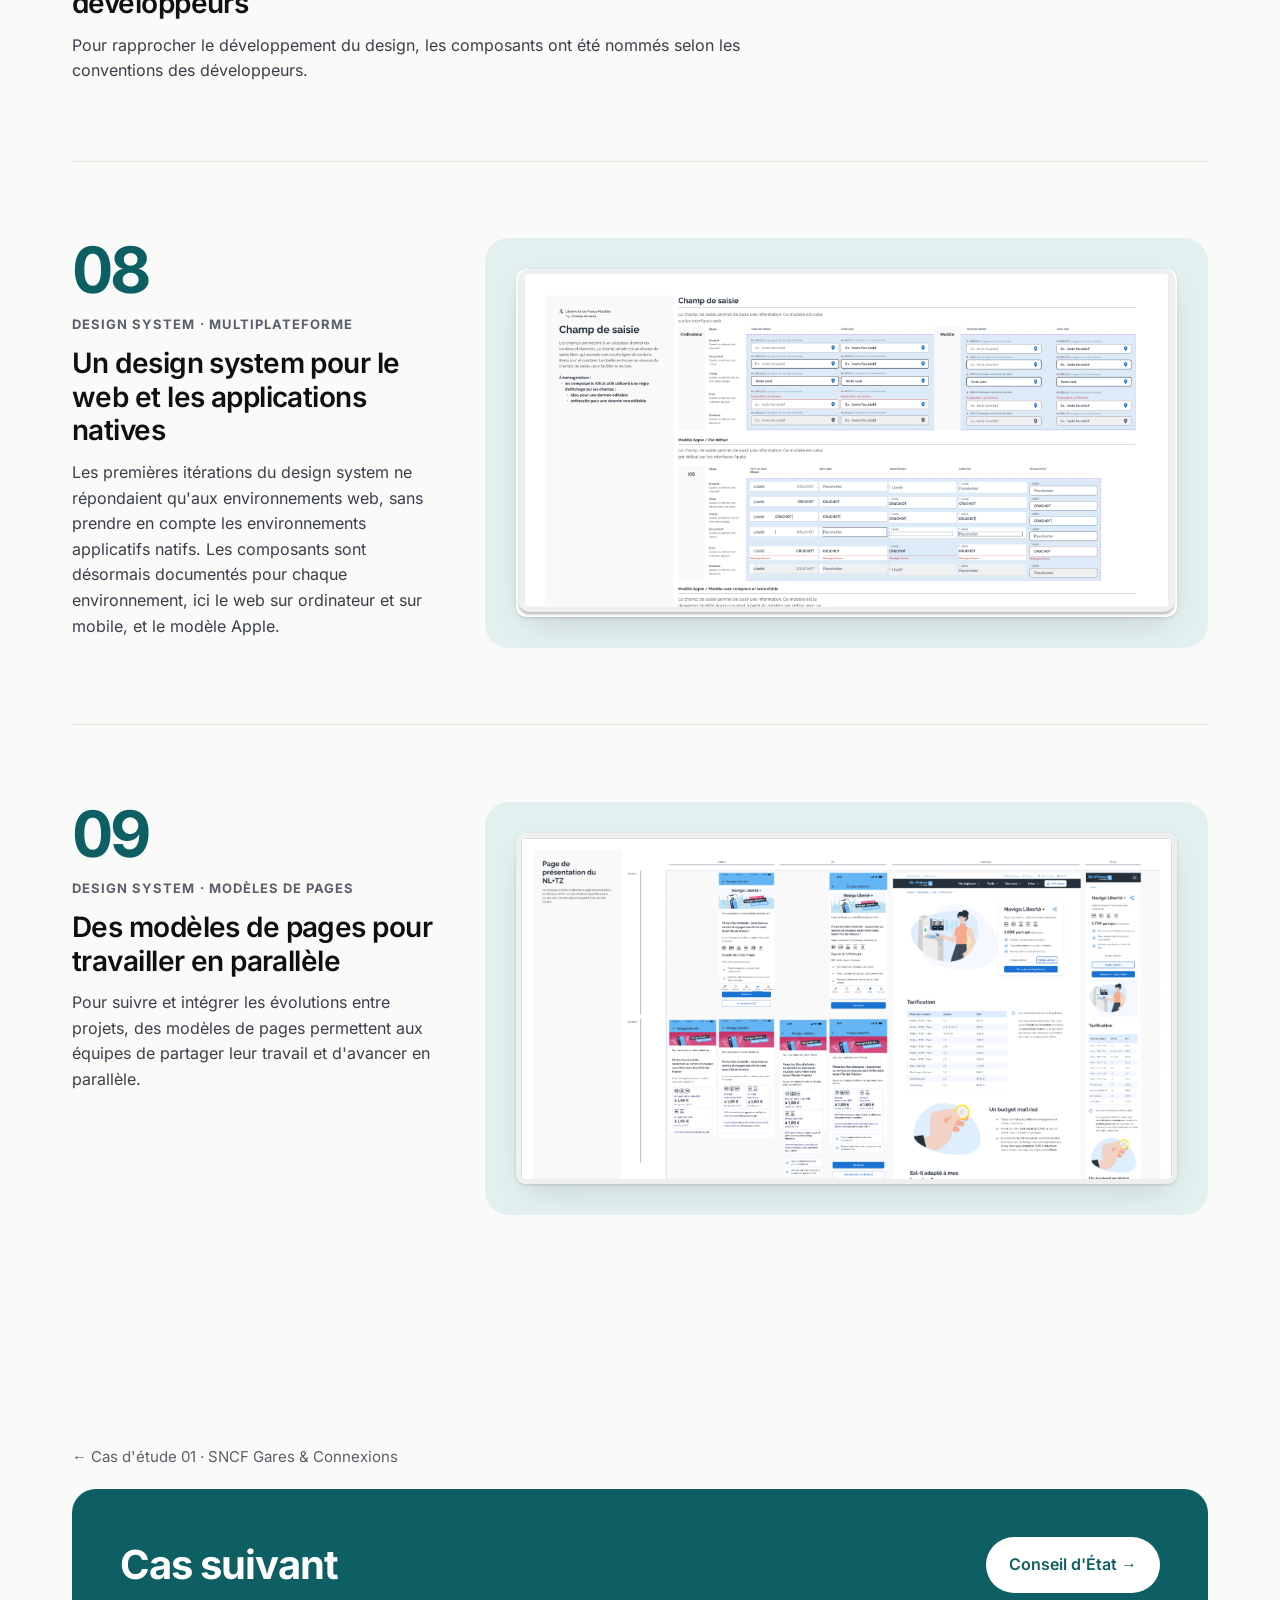
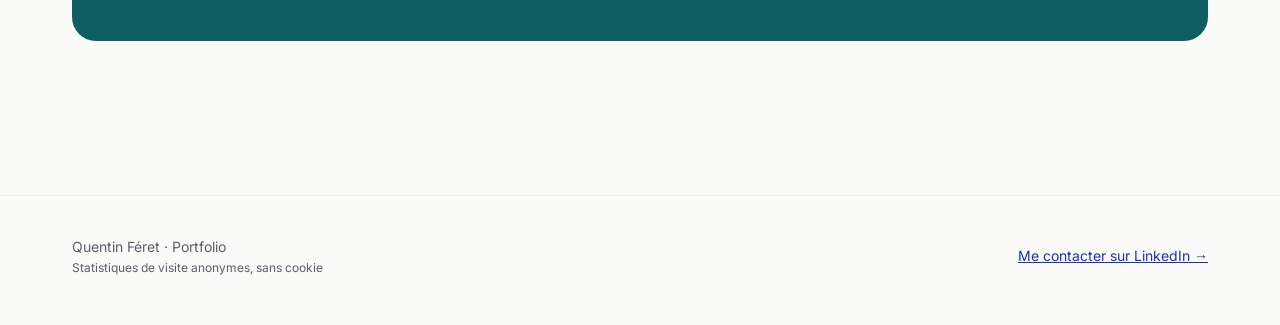
<file: cas02-realisations.html>
<!doctype html>
<html lang="fr">
<head>
<meta charset="utf-8">
<meta name="viewport" content="width=device-width, initial-scale=1">
<title>Île-de-France Mobilités — Réalisations · Quentin Féret</title>
<meta name="description" content="Portfolio de Quentin Féret, Designer UX/UI : trois cas d&#x27;étude autour du design system (SNCF Gares &amp; Connexions, Île-de-France Mobilités, Conseil d&#x27;État).">
<meta name="theme-color" content="#FAFAF8">
<link rel="icon" href="data:image/svg+xml,%3Csvg xmlns=%22http://www.w3.org/2000/svg%22 viewBox=%220 0 64 64%22%3E%3Crect width=%2264%22 height=%2264%22 rx=%2214%22 fill=%22%230E0F12%22/%3E%3Ctext x=%2232%22 y=%2242%22 font-family=%22Helvetica,Arial%22 font-size=%2226%22 font-weight=%22700%22 fill=%22white%22 text-anchor=%22middle%22%3EQF%3C/text%3E%3C/svg%3E">
<link rel="preload" href="assets/fonts/inter-latin-600-normal.woff2" as="font" type="font/woff2" crossorigin>
<link rel="stylesheet" href="assets/tokens.css">
<link rel="stylesheet" href="assets/case.css">
<link rel="stylesheet" href="assets/gallery.css">
<script>document.documentElement.classList.add('js')</script>
<script defer src="https://cloud.umami.is/script.js" data-website-id="4f2ae9d7-1726-47b2-a085-174438b8aec9"></script>
</head>
<body class="t2">
<a class="skip" href="#contenu">Aller au contenu</a>

<header class="site-header">
<div class="wrap">
<a class="brand" href="index.html"><span class="mono" aria-hidden="true">QF</span><span>Quentin Féret <small>— Designer UX/UI</small></span></a>
<nav class="nav" aria-label="Navigation principale">
<a href="index.html" aria-current="page">Projets</a>
<a href="apropos.html">À propos</a>
<a href="https://www.linkedin.com/in/quentin-feret" target="_blank" rel="noopener" data-umami-event="contact-linkedin">Contact</a>
</nav>
</div>
</header>

<main id="contenu">
<section class="gal-head" aria-labelledby="h1">
<div class="wrap">
<p class="crumb"><a href="cas02.html">← Île-de-France Mobilités · parties 01 à 09</a></p>
<p class="eyebrow" style="margin-bottom:16px">Cas d’étude 02 · Île-de-France Mobilités</p>
<h1 class="display" id="h1">Réalisations</h1>
<ol class="idx" aria-label="Sommaire de la page"><li><a href="#r01"><b>01</b>Process · Design system</a></li><li><a href="#r02"><b>02</b>Pilotage · Rituels</a></li><li><a href="#r03"><b>03</b>Pilotage · Fichier de suivi</a></li><li><a href="#r04"><b>04</b>Communication · Newsletter</a></li><li><a href="#r05"><b>05</b>Organisation · Dossier Figma</a></li><li><a href="#r06"><b>06</b>Organisation · Fichiers Figma</a></li><li><a href="#r07"><b>07</b>Design system · Nommage</a></li><li><a href="#r08"><b>08</b>Design system · Multiplateforme</a></li><li><a href="#r09"><b>09</b>Design system · Modèles de pages</a></li></ol>
</div>
</section>
<div class="wrap">
<div class="gal">
<article class="gi reveal" id="r01">
<div class="gi-text"><span class="gi-n">01</span><p class="gi-k">Process · Design system</p><h2 class="gi-t">Un process de travail en 5 étapes</h2><div class="gi-b"><p style="margin: 0">Prioriser les composants selon la feuille de route des chefs de projet, les inventorier, se renseigner dans la documentation en ligne, les homogénéiser selon les besoins de chaque produit, puis déployer le composant.</p></div></div>
<div class="gi-media">
<img src="assets/cas02-realisations-01.png" alt="Processus de travail sur le design system en cinq étapes : 01 prioriser depuis la feuille de route, 02 inventorier à partir des fichiers Figma internes (NL+, MM, CIEL), 03 documenter depuis la documentation DSFR, Material 3 et iOS, 04 homogénéiser avec les fondamentaux puis les composants, 05 déployer en publiant et en partageant" width="2000" height="1054">
</div>
</article>
<article class="gi reveal" id="r02">
<div class="gi-text"><span class="gi-n">02</span><p class="gi-k">Pilotage · Rituels</p><h2 class="gi-t">Des rituels pour suivre et communiquer</h2><div class="gi-b"><p style="margin: 0">Plusieurs réunions permettent de suivre l'avancement et de communiquer sur la révision ou les évolutions des différents produits avec les acteurs concernés.</p></div></div>
<div class="gi-media">
<img src="assets/cas02-realisations-02.png" alt="Calendrier Teams des cérémonies design system IDFM : point de priorisation des sujets le lundi, mise à jour du design system le jeudi, point de synchro entre designers et démo des développeurs le vendredi" width="1625" height="833" loading="lazy" decoding="async">
</div>
</article>
<article class="gi reveal" id="r03">
<div class="gi-text"><span class="gi-n">03</span><p class="gi-k">Pilotage · Fichier de suivi</p><h2 class="gi-t">Un tableau de suivi des demandes</h2><div class="gi-b"><p style="margin: 0">Pour suivre l'ensemble des demandes des porteurs de projet, un fichier Google Sheet a été mis en place comme tableau de suivi des tâches, associé à une newsletter hebdomadaire.</p></div></div>
<div class="gi-media">
<img src="assets/cas02-realisations-03.jpg" alt="Tableau Google Sheet de suivi des améliorations : date, périmètre, fonctionnalité, tâche, système d&#x27;exploitation, dépendances, liens Figma et designer" width="1984" height="728" loading="lazy" decoding="async">
</div>
</article>
<article class="gi reveal" id="r04">
<div class="gi-text"><span class="gi-n">04</span><p class="gi-k">Communication · Newsletter</p><h2 class="gi-t">Une newsletter hebdomadaire pour les chefs de projet</h2><div class="gi-b"><p style="margin: 0">Chaque semaine, une newsletter envoyée par Outlook à chaque chef de projet partage les améliorations et les évolutions à réaliser.</p>
<p style="margin: 0">Elle est accompagnée d'un document de présentation avec les démonstrations et les prototypes de chaque évolution.</p></div></div>
<div class="gi-media"><div class="tiles">
<div class="tile"><span class="ic"><svg fill="none" stroke-linecap="round" stroke-linejoin="round" stroke-width="1.8" aria-hidden="true" height="24" viewBox="0 0 24 24" width="24"><rect height="14" rx="2" width="18" x="3" y="5"></rect><polyline points="3 7 12 13 21 7"></polyline></svg></span><b>Newsletter hebdomadaire</b><span class="d">Les améliorations et évolutions à réaliser, envoyées par Outlook à chaque chef de projet.</span></div>
<div class="tile"><span class="ic"><svg fill="none" stroke-linecap="round" stroke-linejoin="round" stroke-width="1.8" aria-hidden="true" height="24" viewBox="0 0 24 24" width="24"><rect height="12" rx="2" width="18" x="3" y="4"></rect><line x1="12" x2="12" y1="16" y2="20"></line><line x1="8" x2="16" y1="20" y2="20"></line><polygon points="10 8 15 10 10 12"></polygon></svg></span><b>Document de présentation</b><span class="d">Les démonstrations et les prototypes de chaque évolution.</span></div>
</div></div>
</article>
<article class="gi reveal" id="r05">
<div class="gi-text"><span class="gi-n">05</span><p class="gi-k">Organisation · Dossier Figma</p><h2 class="gi-t">De 27 à 13 fichiers sources</h2><div class="gi-b"><p style="margin: 0">Pour gérer de multiples sujets, le dossier a été organisé selon la méthode atomic design. Le nombre de fichiers sources est passé <strong>de 27 à 13</strong>.</p>
<p style="margin: 0">Un document de recensement est partagé avec les acteurs du projet pour consulter les différents chantiers.</p></div></div>
<div class="gi-media">
<img src="assets/cas02-realisations-04.jpg" alt="Avant / aujourd&#x27;hui du dossier Figma Billettique IDFM : trois colonnes de fichiers sans structure, puis quatre colonnes pour documenter, tester, partager et construire" width="2160" height="1052" loading="lazy" decoding="async">
</div>
</article>
<article class="gi reveal" id="r06">
<div class="gi-text"><span class="gi-n">06</span><p class="gi-k">Organisation · Fichiers Figma</p><h2 class="gi-t">Des fichiers qui montrent où en est le travail</h2><div class="gi-b"><p style="margin: 0">Pour éviter de corriger, nettoyer et chercher sans cesse les éléments, une méthode de travail a été mise en place dans les fichiers. Elle indique l'état d'avancement du projet grâce à :</p>
<ul style="margin: 0; padding-left: 18px; display: flex; flex-direction: column; gap: 4px"><li>une table des matières ;</li><li>un statut de travail sur chaque maquette ;</li><li>des diagrammes de logique ;</li><li>une section de contexte en tête de chaque parcours.</li></ul></div></div>
<div class="gi-media">
<img src="assets/cas02-realisations-05.jpg" alt="Structure type d&#x27;un fichier Figma (accueil, introduction, timeline, sigles, composants, web, app) et codes couleur des statuts de maquette : validée, en cours de révision, sans statut, évolution prévue, à développer, abandonnée" width="2160" height="880" loading="lazy" decoding="async">
<img src="assets/cas02-realisations-06.jpg" alt="Avant / aujourd&#x27;hui de l&#x27;organisation des parcours dans un fichier : de groupes dispersés à des étapes alignées et nommées" width="2160" height="840" loading="lazy" decoding="async">
<img src="assets/cas02-realisations-07.jpg" alt="Diagramme de logique d&#x27;un parcours : Mon espace, onglet Achat, achat sur mon téléphone, catégorie et liste d&#x27;achat" width="2160" height="1040" loading="lazy" decoding="async">
<img src="assets/cas02-realisations-08.jpg" alt="Section de contexte placée en tête d&#x27;un parcours : résumé, statut du contrat, actions, légende et accès aux parties principales" width="2160" height="1280" loading="lazy" decoding="async" class="narrow" style="--mw:520px">
</div>
</article>
<article class="gi solo reveal" id="r07">
<div class="gi-text"><span class="gi-n">07</span><p class="gi-k">Design system · Nommage</p><h2 class="gi-t">Des noms de composants partagés avec les développeurs</h2><div class="gi-b"><p style="margin: 0">Pour rapprocher le développement du design, les composants ont été nommés selon les conventions des développeurs.</p></div></div>

</article>
<article class="gi reveal" id="r08">
<div class="gi-text"><span class="gi-n">08</span><p class="gi-k">Design system · Multiplateforme</p><h2 class="gi-t">Un design system pour le web et les applications natives</h2><div class="gi-b"><p style="margin: 0">Les premières itérations du design system ne répondaient qu'aux environnements web, sans prendre en compte les environnements applicatifs natifs. Les composants sont désormais documentés pour chaque environnement, ici le web sur ordinateur et sur mobile, et le modèle Apple.</p></div></div>
<div class="gi-media">
<img src="assets/cas02-realisations-09.png" alt="Documentation du composant Champ de saisie de la librairie Île-de-France Mobilités : états (actif, focus, saisie, erreur, désactivé) sur ordinateur, sur mobile et selon le modèle Apple" width="2032" height="1068" loading="lazy" decoding="async">
</div>
</article>
<article class="gi reveal" id="r09">
<div class="gi-text"><span class="gi-n">09</span><p class="gi-k">Design system · Modèles de pages</p><h2 class="gi-t">Des modèles de pages pour travailler en parallèle</h2><div class="gi-b"><p style="margin: 0">Pour suivre et intégrer les évolutions entre projets, des modèles de pages permettent aux équipes de partager leur travail et d'avancer en parallèle.</p></div></div>
<div class="gi-media">
<img src="assets/cas02-realisations-10.png" alt="Modèle de page de présentation du Navigo Liberté + : versions Android et iOS, puis web ordinateur et mobile" width="2016" height="1070" loading="lazy" decoding="async">
</div>
</article>
</div>
<p class="gal-back"><a href="cas01-produits.html">← Cas d&#x27;étude 01 · SNCF Gares &amp; Connexions</a></p>
<aside class="next reveal">
<h2>Cas suivant</h2>
<a class="btn" data-umami-event="cas-complet" href="cas03-resume.html">Conseil d&#x27;État →</a>
</aside>

</div>
</main>

<footer class="site-footer">
<div class="wrap"><span>Quentin Féret · Portfolio <small style="display:block;font-size:12px;color:var(--ink-3)">Statistiques de visite anonymes, sans cookie</small></span><a href="https://www.linkedin.com/in/quentin-feret" target="_blank" rel="noopener" data-umami-event="contact-linkedin">Me contacter sur LinkedIn →</a></div>
</footer>

<script>
(function(){
  var reduce=window.matchMedia&&matchMedia('(prefers-reduced-motion: reduce)').matches;
  var els=document.querySelectorAll('.reveal');
  if('IntersectionObserver' in window&&!reduce){
    var io=new IntersectionObserver(function(es){es.forEach(function(e){if(e.isIntersecting){e.target.classList.add('in');io.unobserve(e.target)}})},{threshold:.12});
    els.forEach(function(e){io.observe(e)});
    var links=[].slice.call(document.querySelectorAll('.snav a'));
    var map={};links.forEach(function(a){map[a.getAttribute('href').slice(1)]=a});
    var so=new IntersectionObserver(function(es){es.forEach(function(e){if(e.isIntersecting){links.forEach(function(a){a.classList.remove('on')});map[e.target.id].classList.add('on')}})},{rootMargin:'-30% 0px -60% 0px'});
    Object.keys(map).forEach(function(id){var s=document.getElementById(id);if(s)so.observe(s)});
  }else{els.forEach(function(e){e.classList.add('in')})}
})();
</script>
</body>
</html>
</file>
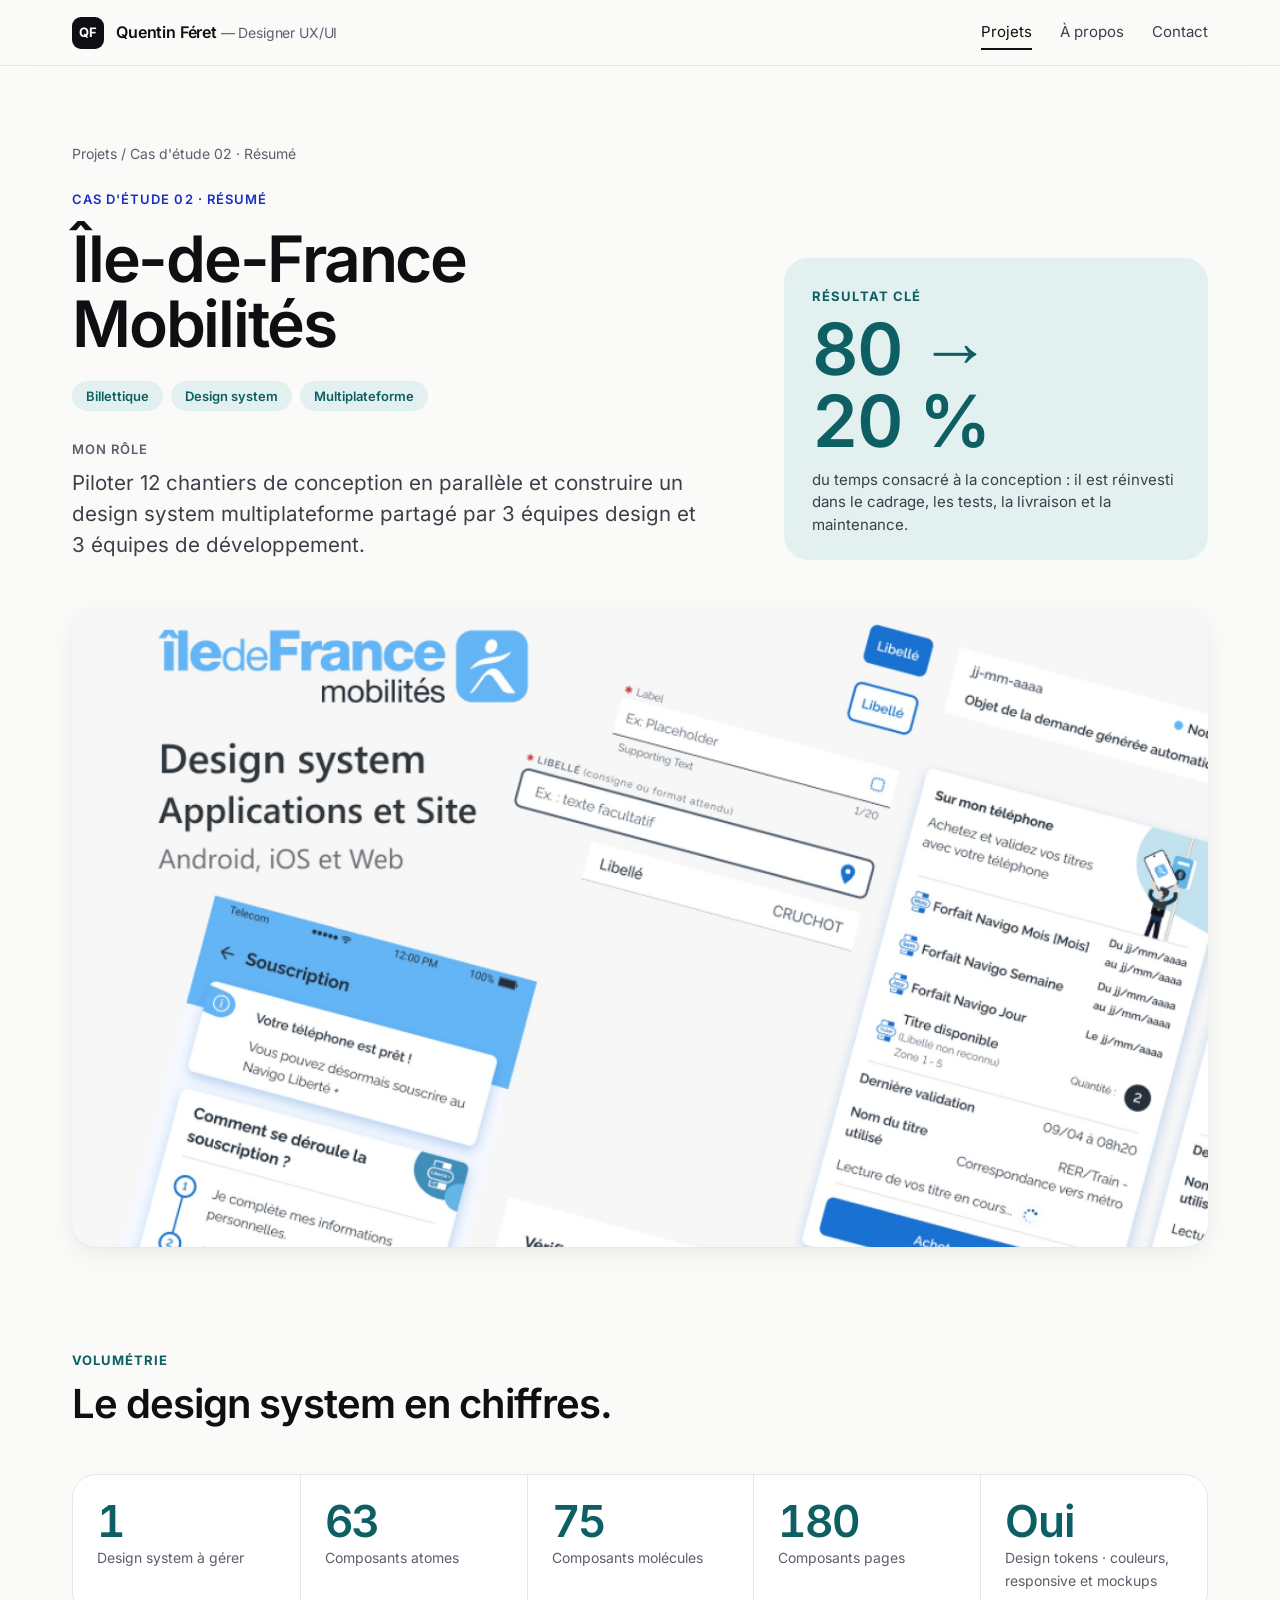
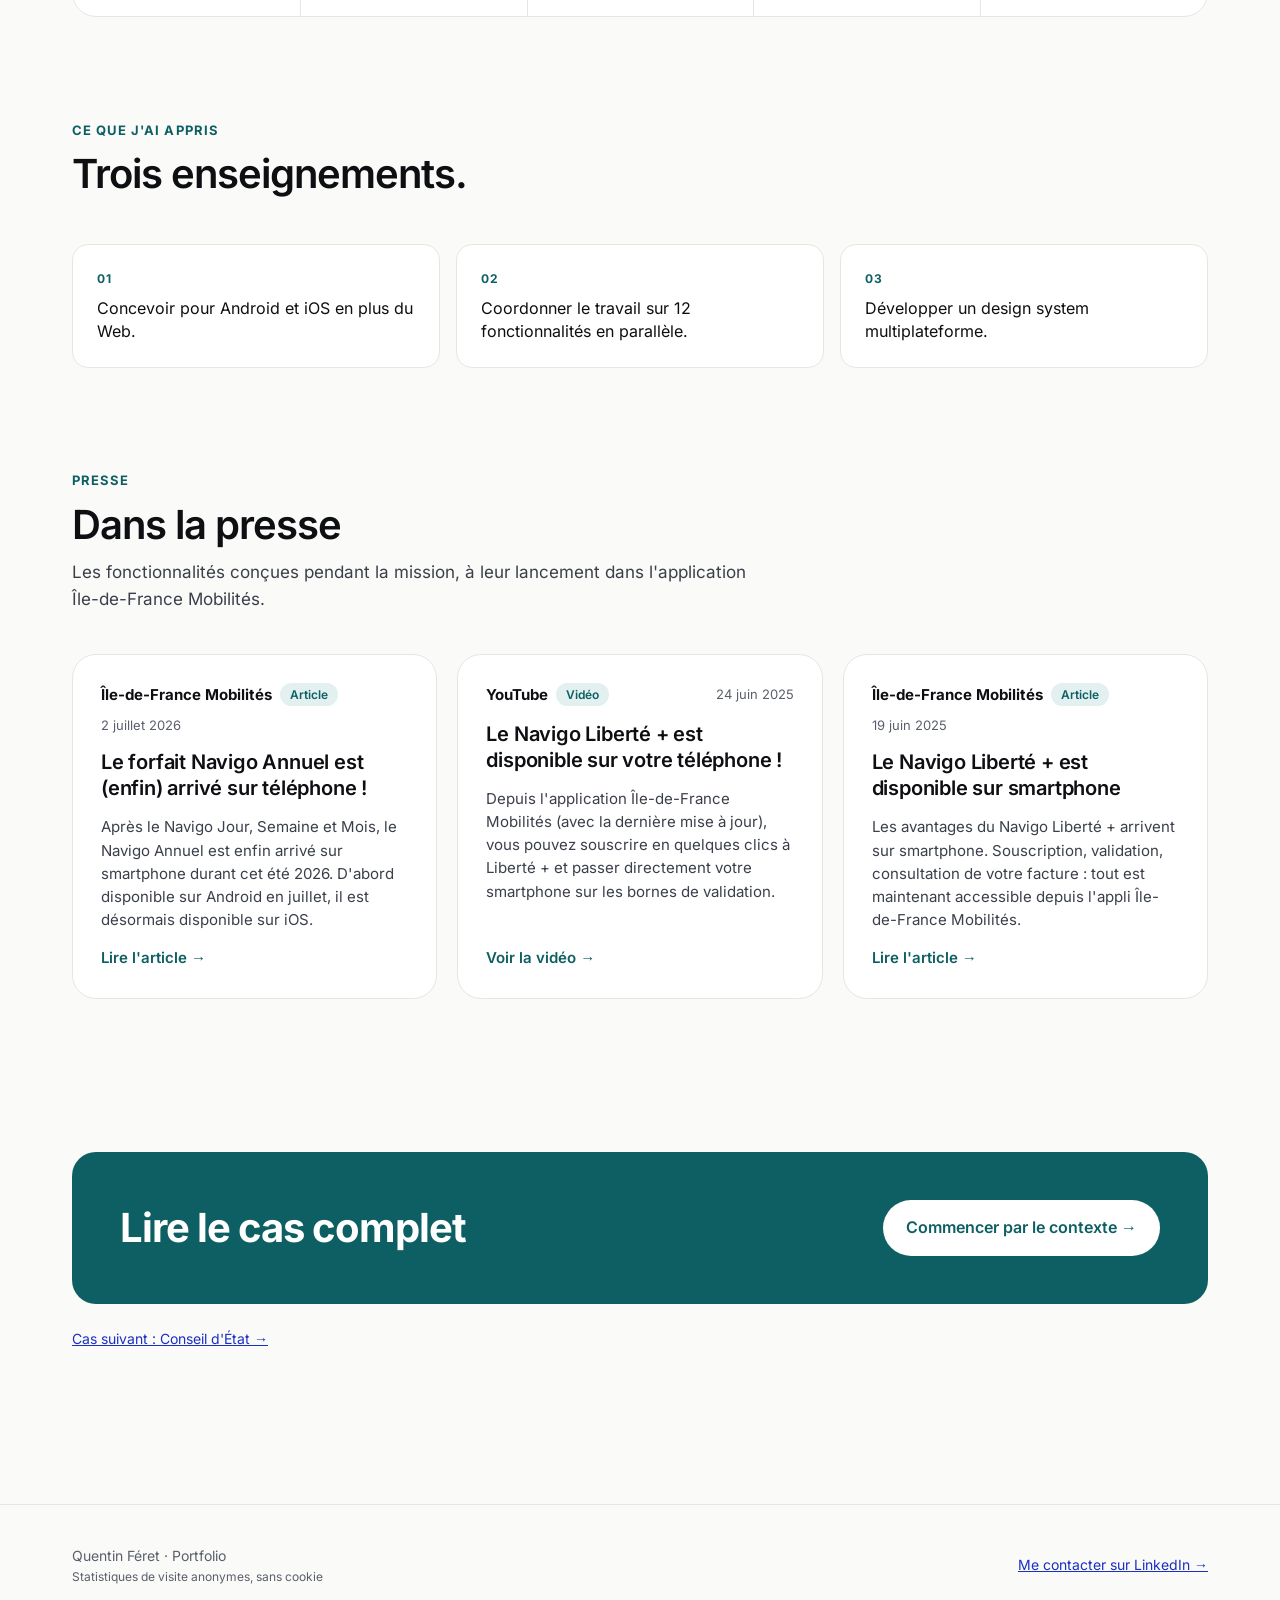
<file: cas02-resume.html>
<!doctype html>
<html lang="fr">
<head>
<meta charset="utf-8">
<meta name="viewport" content="width=device-width, initial-scale=1">
<title>Île-de-France Mobilités — Résumé — Cas d'étude · Quentin Féret</title>
<meta name="description" content="Résumé du cas d'étude 02 : Île-de-France Mobilités. Piloter 12 chantiers de conception en parallèle et construire un design system multiplateforme partagé par 3 équipes design et 3 équipes de développement.">
<meta name="theme-color" content="#FAFAF8">
<link rel="icon" href="data:image/svg+xml,%3Csvg xmlns=%22http://www.w3.org/2000/svg%22 viewBox=%220 0 64 64%22%3E%3Crect width=%2264%22 height=%2264%22 rx=%2214%22 fill=%22%230E0F12%22/%3E%3Ctext x=%2232%22 y=%2242%22 font-family=%22Helvetica,Arial%22 font-size=%2226%22 font-weight=%22700%22 fill=%22white%22 text-anchor=%22middle%22%3EQF%3C/text%3E%3C/svg%3E">
<link rel="preload" href="assets/fonts/inter-latin-600-normal.woff2" as="font" type="font/woff2" crossorigin>
<link rel="stylesheet" href="assets/tokens.css">
<link rel="stylesheet" href="assets/case.css">
<link rel="stylesheet" href="assets/gallery.css">
<script>document.documentElement.classList.add('js')</script>
<script defer src="https://cloud.umami.is/script.js" data-website-id="4f2ae9d7-1726-47b2-a085-174438b8aec9"></script>
</head>
<body class="t2">
<a class="skip" href="#contenu">Aller au contenu</a>

<header class="site-header">
<div class="wrap">
<a class="brand" href="index.html"><span class="mono" aria-hidden="true">QF</span><span>Quentin Féret <small>— Designer UX/UI</small></span></a>
<nav class="nav" aria-label="Navigation principale">
<a href="index.html" aria-current="page">Projets</a>
<a href="apropos.html">À propos</a>
<a href="https://www.linkedin.com/in/quentin-feret" target="_blank" rel="noopener" data-umami-event="contact-linkedin">Contact</a>
</nav>
</div>
</header>

<main id="contenu">

<section class="ch" aria-labelledby="h1">
<div class="wrap">
<p class="crumb"><a href="index.html">Projets</a> / Cas d'étude 02 · Résumé</p>
<div class="ch-top">
<div>
<p class="eyebrow" style="margin-bottom:16px">Cas d'étude 02 · Résumé</p>
<h1 class="display" id="h1">Île-de-France Mobilités</h1>
<ul class="tags"><li>Billettique</li><li>Design system</li><li>Multiplateforme</li></ul>
<p class="eyebrow" style="margin:28px 0 8px;color:var(--ink-3)">Mon rôle</p>
<p class="lead">Piloter 12 chantiers de conception en parallèle et construire un design system multiplateforme partagé par 3 équipes design et 3 équipes de développement.</p>
</div>
<aside class="kpi-hero" aria-label="Résultat clé">
<span class="label">Résultat clé</span>
<span class="big num">80 → 20&nbsp;%</span>
<p>du temps consacré à la conception : il est réinvesti dans le cadrage, les tests, la livraison et la maintenance.</p>
</aside>
</div>
<div class="cover"><img src="assets/index-02.jpg" alt="Aperçu du design system Île-de-France Mobilités." width="2400" height="1350"></div>
</div>
</section>

<div class="wrap">

<section class="sec" aria-labelledby="h-vol" style="padding-top:clamp(64px,8vw,104px)">
<div class="sec-head"><p class="k">Volumétrie</p><h2 class="title" id="h-vol">Le design system en chiffres.</h2></div>
<div class="vol reveal" role="group" aria-label="Volumétrie du design system"><div><span class="num">1</span><p>Design system à gérer</p></div><div><span class="num">63</span><p>Composants atomes</p></div><div><span class="num">75</span><p>Composants molécules</p></div><div><span class="num">180</span><p>Composants pages</p></div><div><span class="num">Oui</span><p>Design tokens · couleurs, responsive et mockups</p></div></div>
</section>

<section class="sec" aria-labelledby="h-learn" style="padding-top:clamp(64px,8vw,104px)">
<div class="sec-head"><p class="k">Ce que j'ai appris</p><h2 class="title" id="h-learn">Trois enseignements.</h2></div>
<div class="learn reveal"><div class="card"><b>01</b><p>Concevoir pour Android et iOS en plus du Web.</p></div><div class="card"><b>02</b><p>Coordonner le travail sur 12 fonctionnalités en parallèle.</p></div><div class="card"><b>03</b><p>Développer un design system multiplateforme.</p></div></div>
</section>

<section class="press" id="presse" aria-labelledby="h-presse">
<div class="press-head"><p class="k">Presse</p><h2 class="title" id="h-presse">Dans la presse</h2><p>Les fonctionnalités conçues pendant la mission, à leur lancement dans l'application Île-de-France Mobilités.</p></div>
<ul class="press-list">
<li class="pc reveal"><div class="pc-top"><span class="pc-src">Île-de-France Mobilités<span class="badge">Article</span></span><span class="date">2 juillet 2026</span></div><h3>Le forfait Navigo Annuel est (enfin) arrivé sur téléphone !</h3><p>Après le Navigo Jour, Semaine et Mois, le Navigo Annuel est enfin arrivé sur smartphone durant cet été 2026. D'abord disponible sur Android en juillet, il est désormais disponible sur iOS.</p><a class="ext" href="https://www.iledefrance-mobilites.fr/actualites/forfait-navigo-annuel-sur-smartphone" target="_blank" rel="noopener" data-umami-event="presse-lien">Lire l'article →</a></li>
<li class="pc reveal"><div class="pc-top"><span class="pc-src">YouTube<span class="badge">Vidéo</span></span><span class="date">24 juin 2025</span></div><h3>Le Navigo Liberté + est disponible sur votre téléphone !</h3><p>Depuis l'application Île-de-France Mobilités (avec la dernière mise à jour), vous pouvez souscrire en quelques clics à Liberté + et passer directement votre smartphone sur les bornes de validation.</p><a class="ext" href="https://www.youtube.com/watch?v=u3yWVAvmDZY&amp;t=1s" target="_blank" rel="noopener" data-umami-event="presse-lien">Voir la vidéo →</a></li>
<li class="pc reveal"><div class="pc-top"><span class="pc-src">Île-de-France Mobilités<span class="badge">Article</span></span><span class="date">19 juin 2025</span></div><h3>Le Navigo Liberté + est disponible sur smartphone</h3><p>Les avantages du Navigo Liberté + arrivent sur smartphone. Souscription, validation, consultation de votre facture : tout est maintenant accessible depuis l'appli Île-de-France Mobilités.</p><a class="ext" href="https://www.iledefrance-mobilites.fr/actualites/navigo-liberte-disponible-sur-smartphone" target="_blank" rel="noopener" data-umami-event="presse-lien">Lire l'article →</a></li>
</ul>
</section>

<aside class="next reveal">
<h2>Lire le cas complet</h2>
<a class="btn" data-umami-event="cas-complet" href="cas02.html">Commencer par le contexte →</a>
</aside>
<p class="srcs" style="margin-top:24px"><a href="cas03-resume.html">Cas suivant : Conseil d'État →</a></p>


</div>
</main>

<footer class="site-footer">
<div class="wrap"><span>Quentin Féret · Portfolio <small style="display:block;font-size:12px;color:var(--ink-3)">Statistiques de visite anonymes, sans cookie</small></span><a href="https://www.linkedin.com/in/quentin-feret" target="_blank" rel="noopener" data-umami-event="contact-linkedin">Me contacter sur LinkedIn →</a></div>
</footer>

<script>
(function(){
  var reduce=window.matchMedia&&matchMedia('(prefers-reduced-motion: reduce)').matches;
  var els=document.querySelectorAll('.reveal');
  if('IntersectionObserver' in window&&!reduce){
    var io=new IntersectionObserver(function(es){es.forEach(function(e){if(e.isIntersecting){e.target.classList.add('in');io.unobserve(e.target)}})},{threshold:.12});
    els.forEach(function(e){io.observe(e)});
    var links=[].slice.call(document.querySelectorAll('.snav a'));
    var map={};links.forEach(function(a){map[a.getAttribute('href').slice(1)]=a});
    var so=new IntersectionObserver(function(es){es.forEach(function(e){if(e.isIntersecting){links.forEach(function(a){a.classList.remove('on')});map[e.target.id].classList.add('on')}})},{rootMargin:'-30% 0px -60% 0px'});
    Object.keys(map).forEach(function(id){var s=document.getElementById(id);if(s)so.observe(s)});
  }else{els.forEach(function(e){e.classList.add('in')})}
})();
</script>
</body>
</html>
</file>
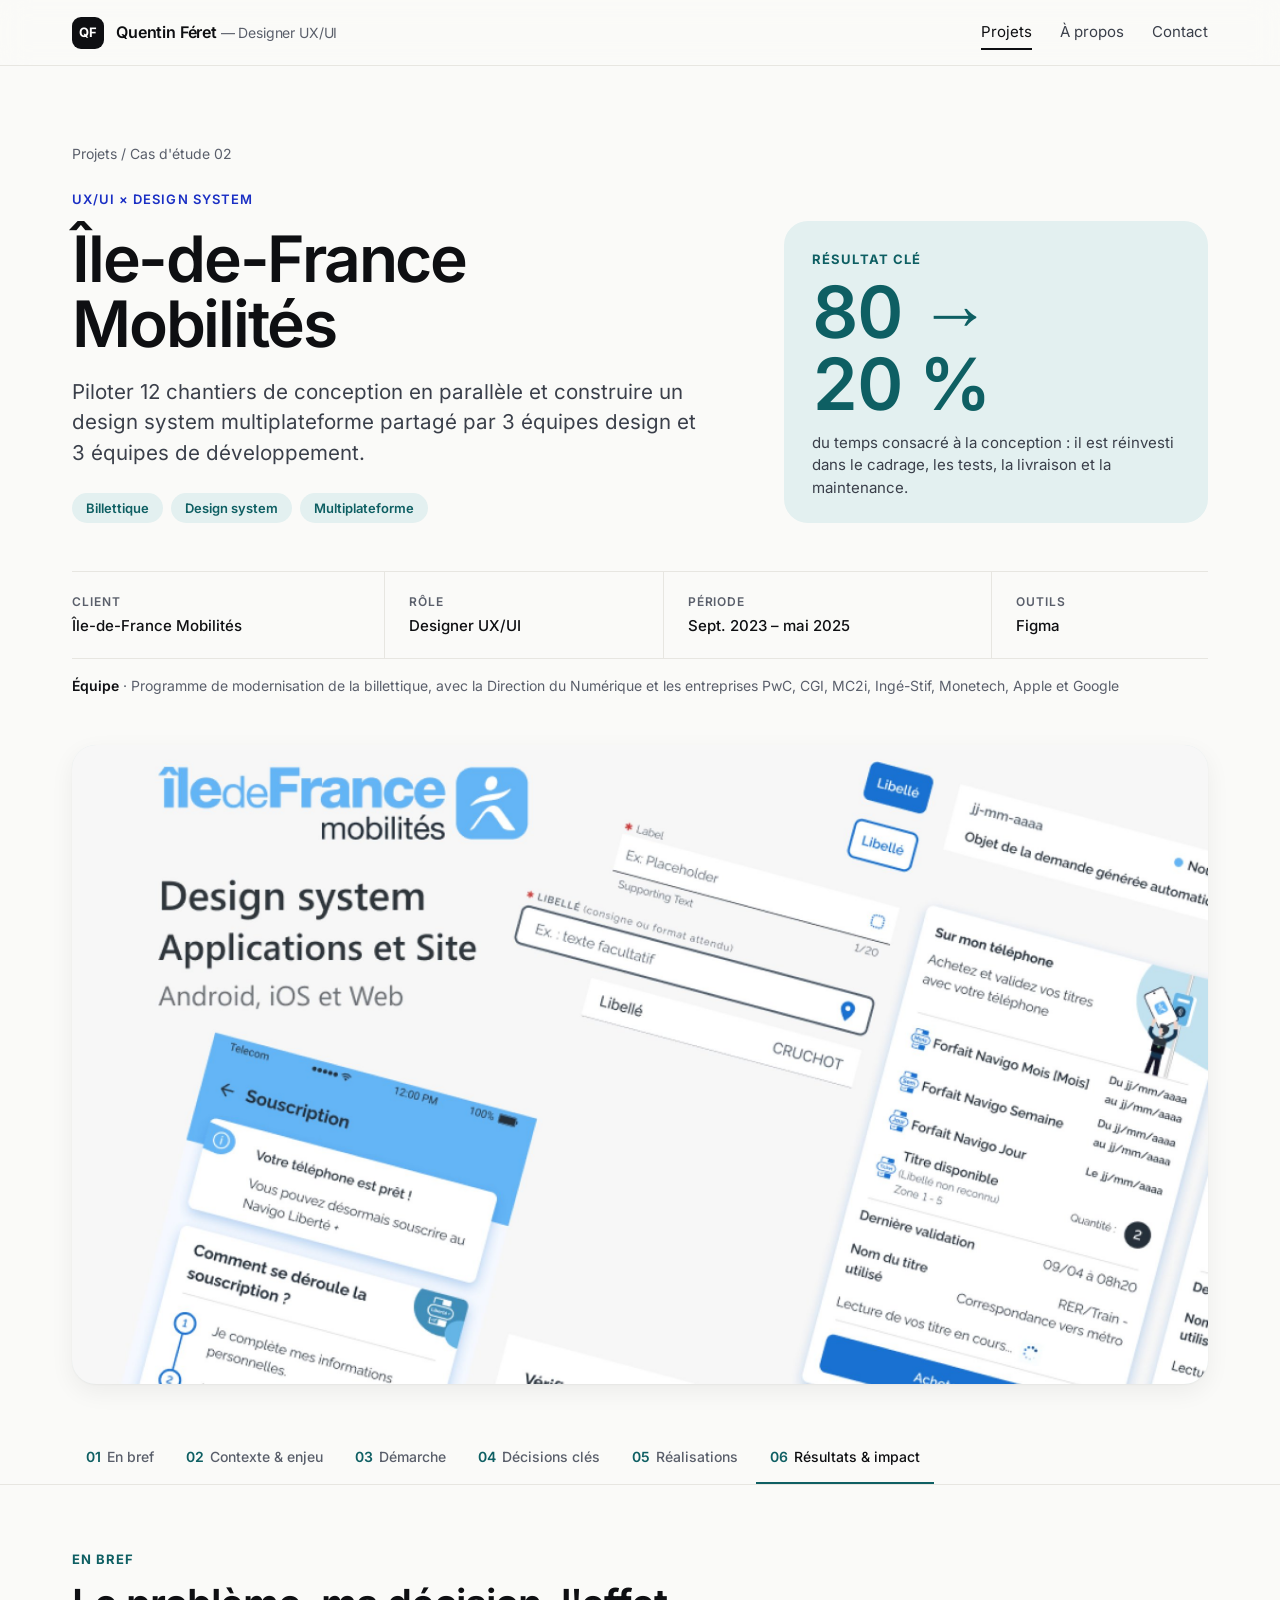
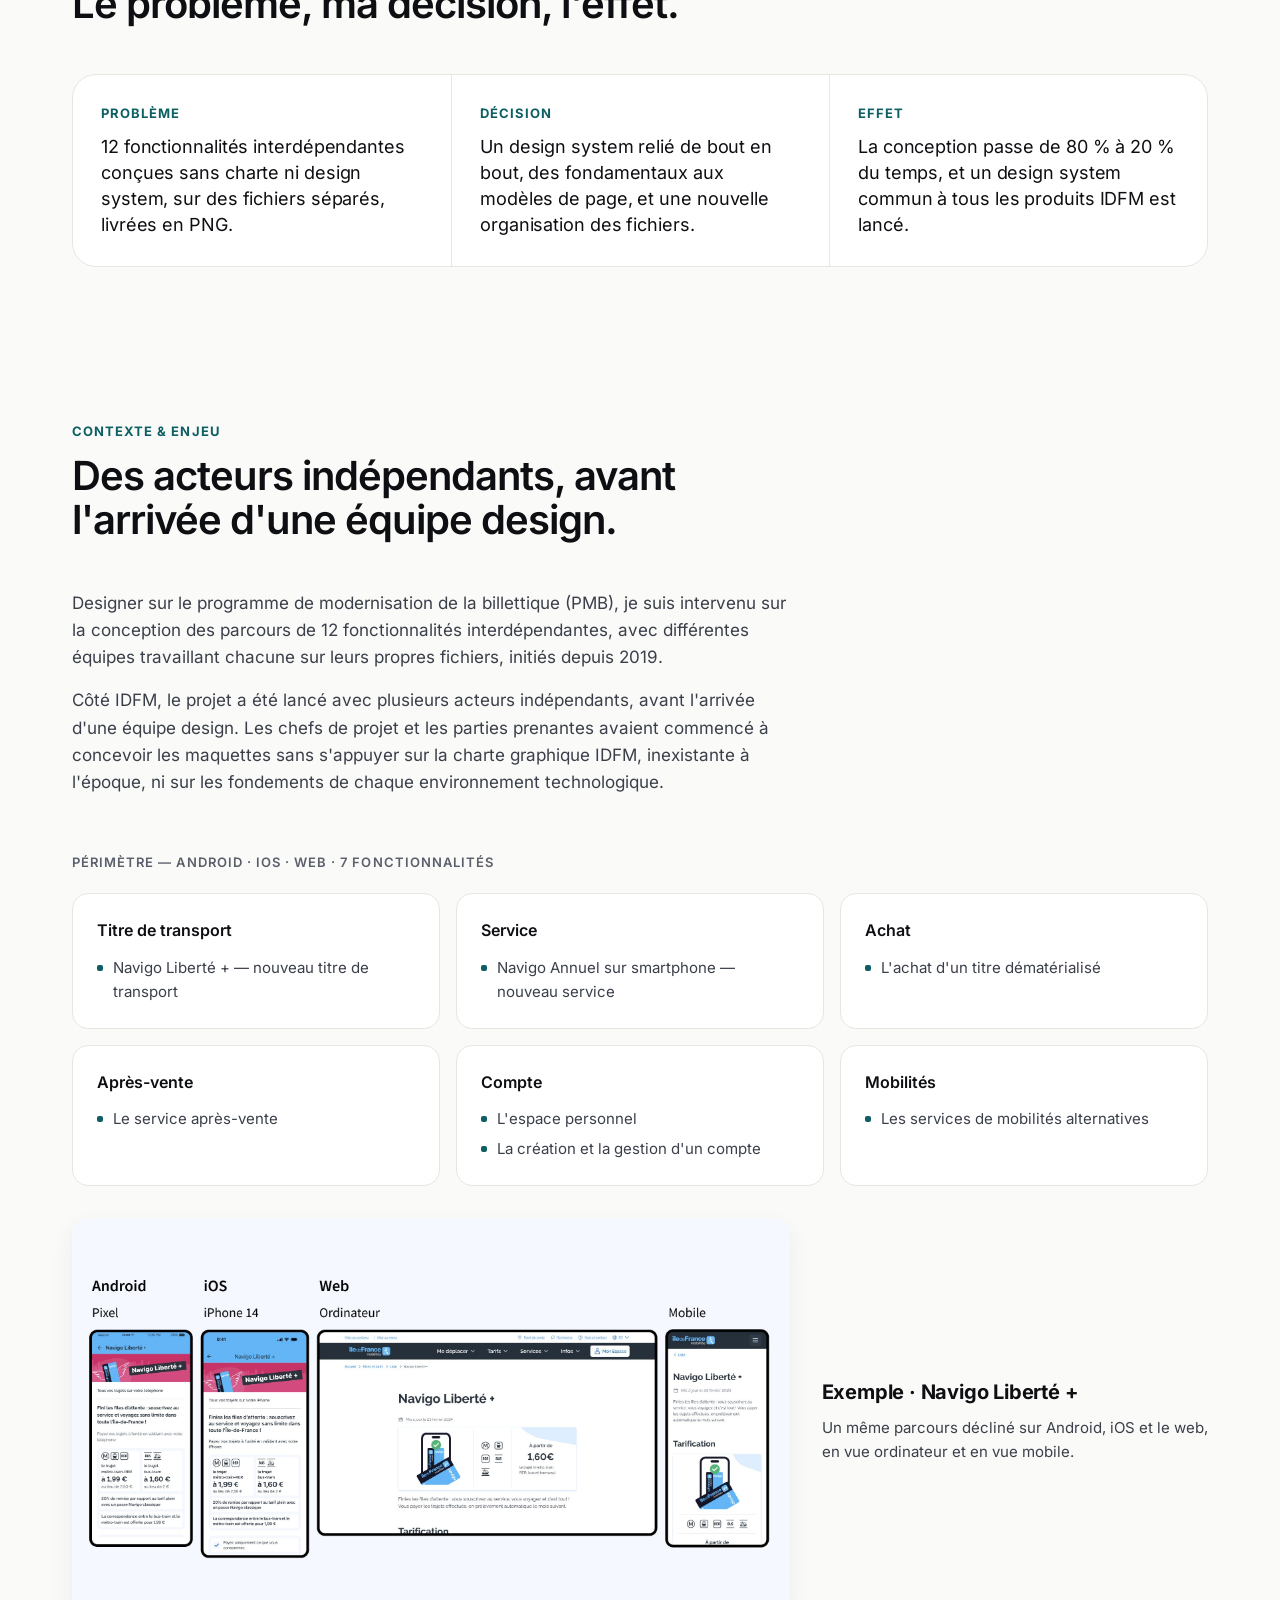
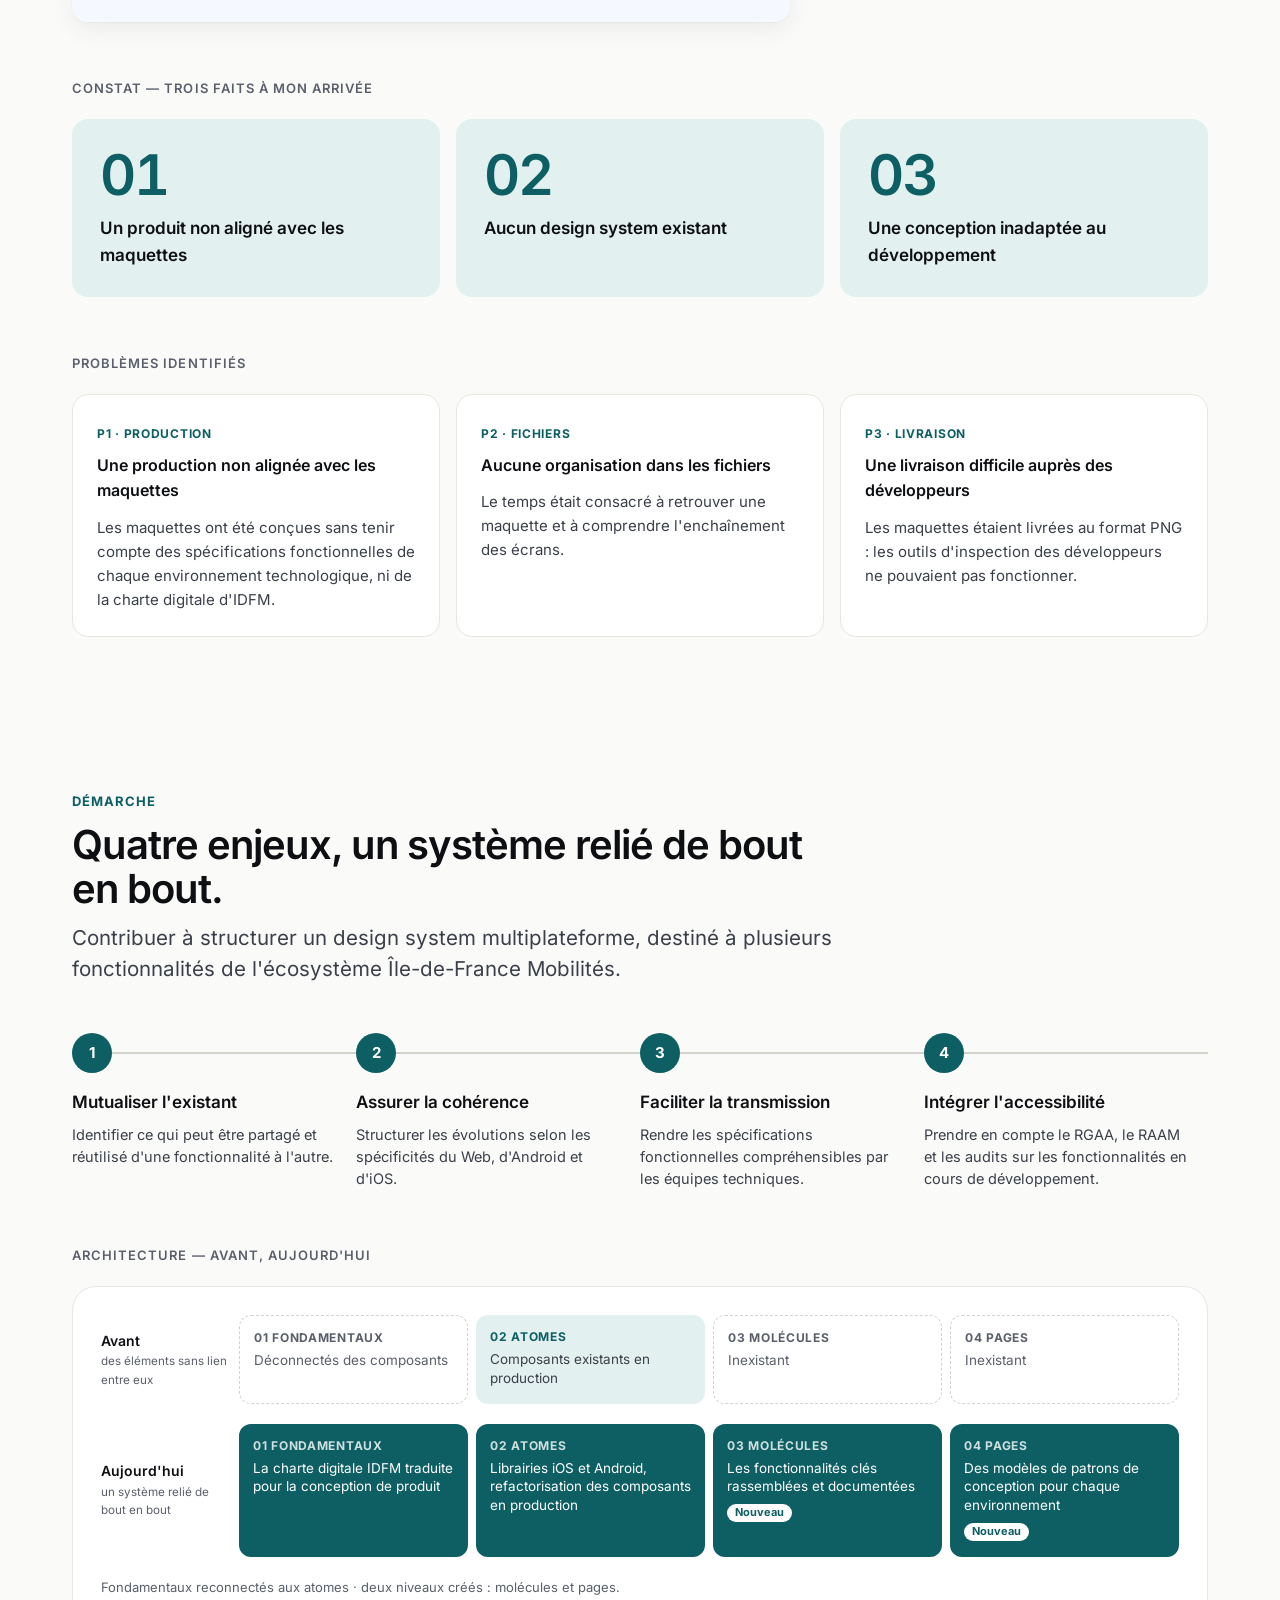
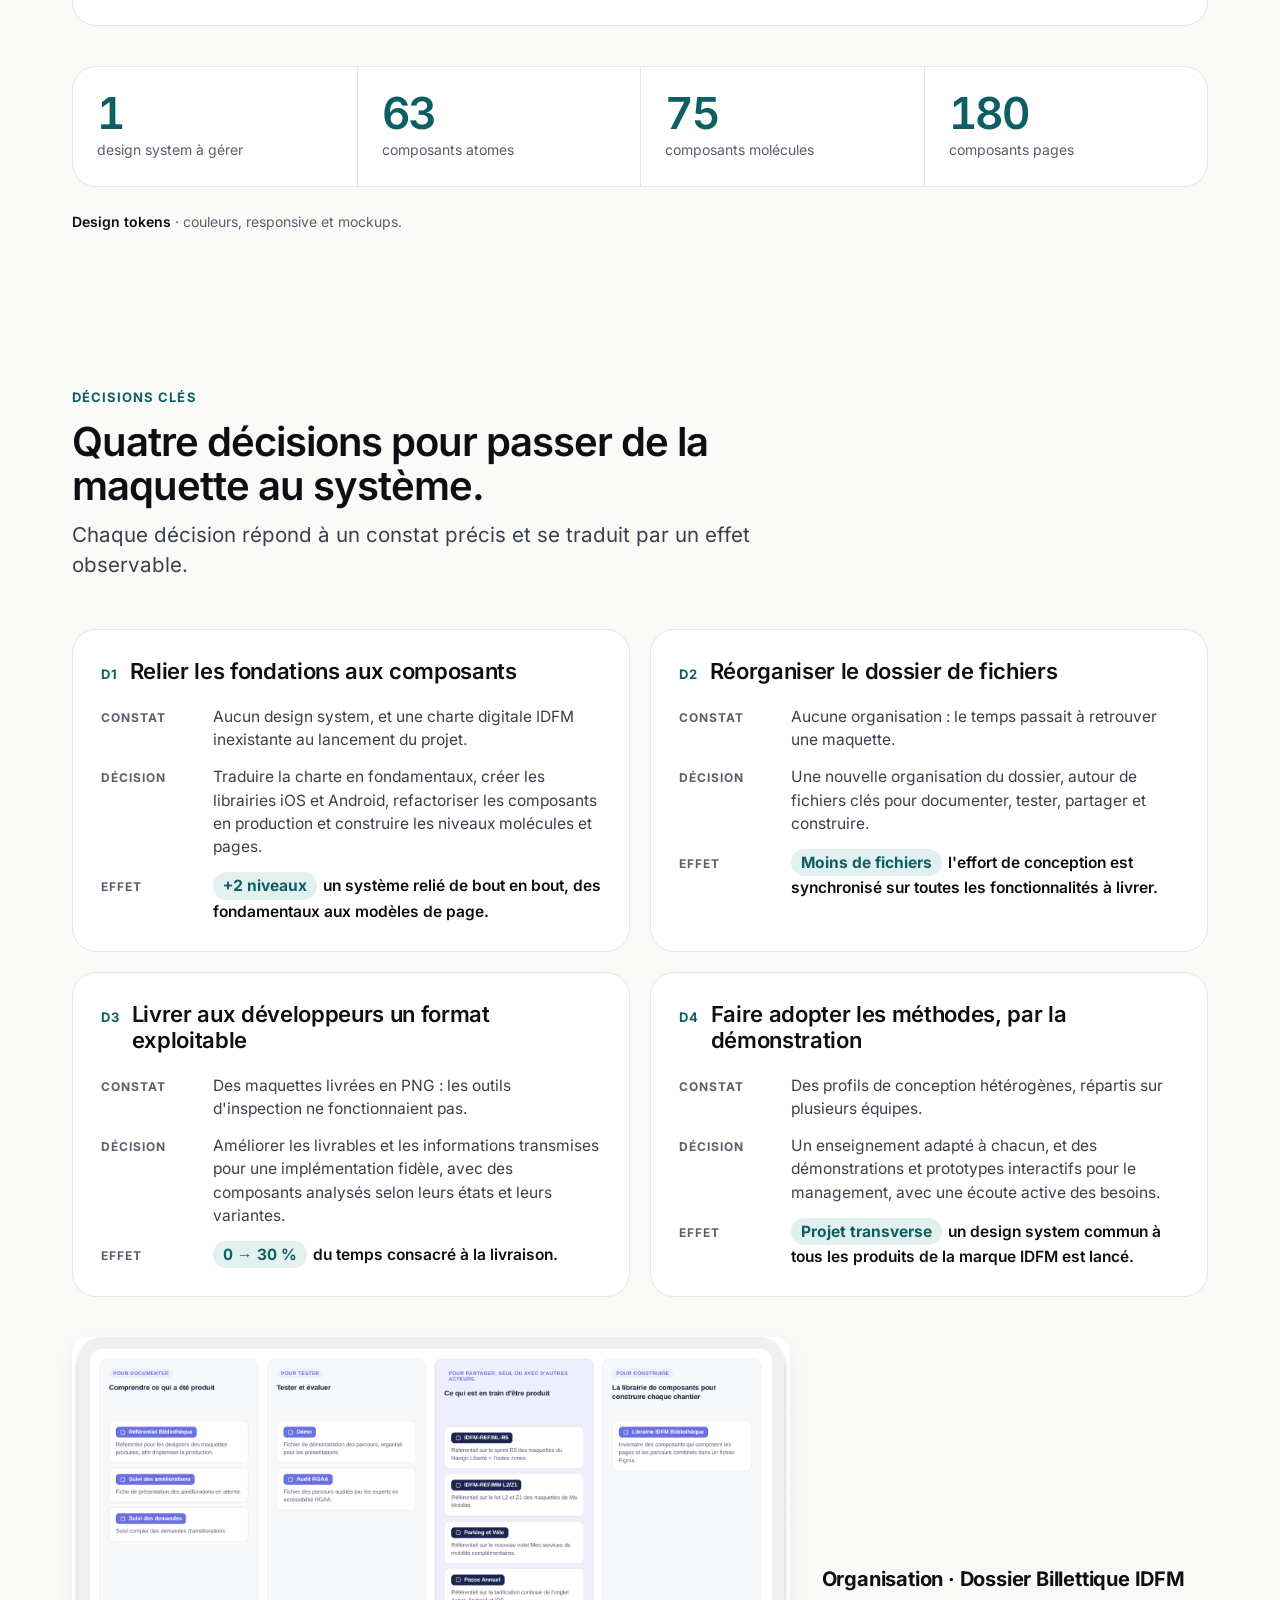
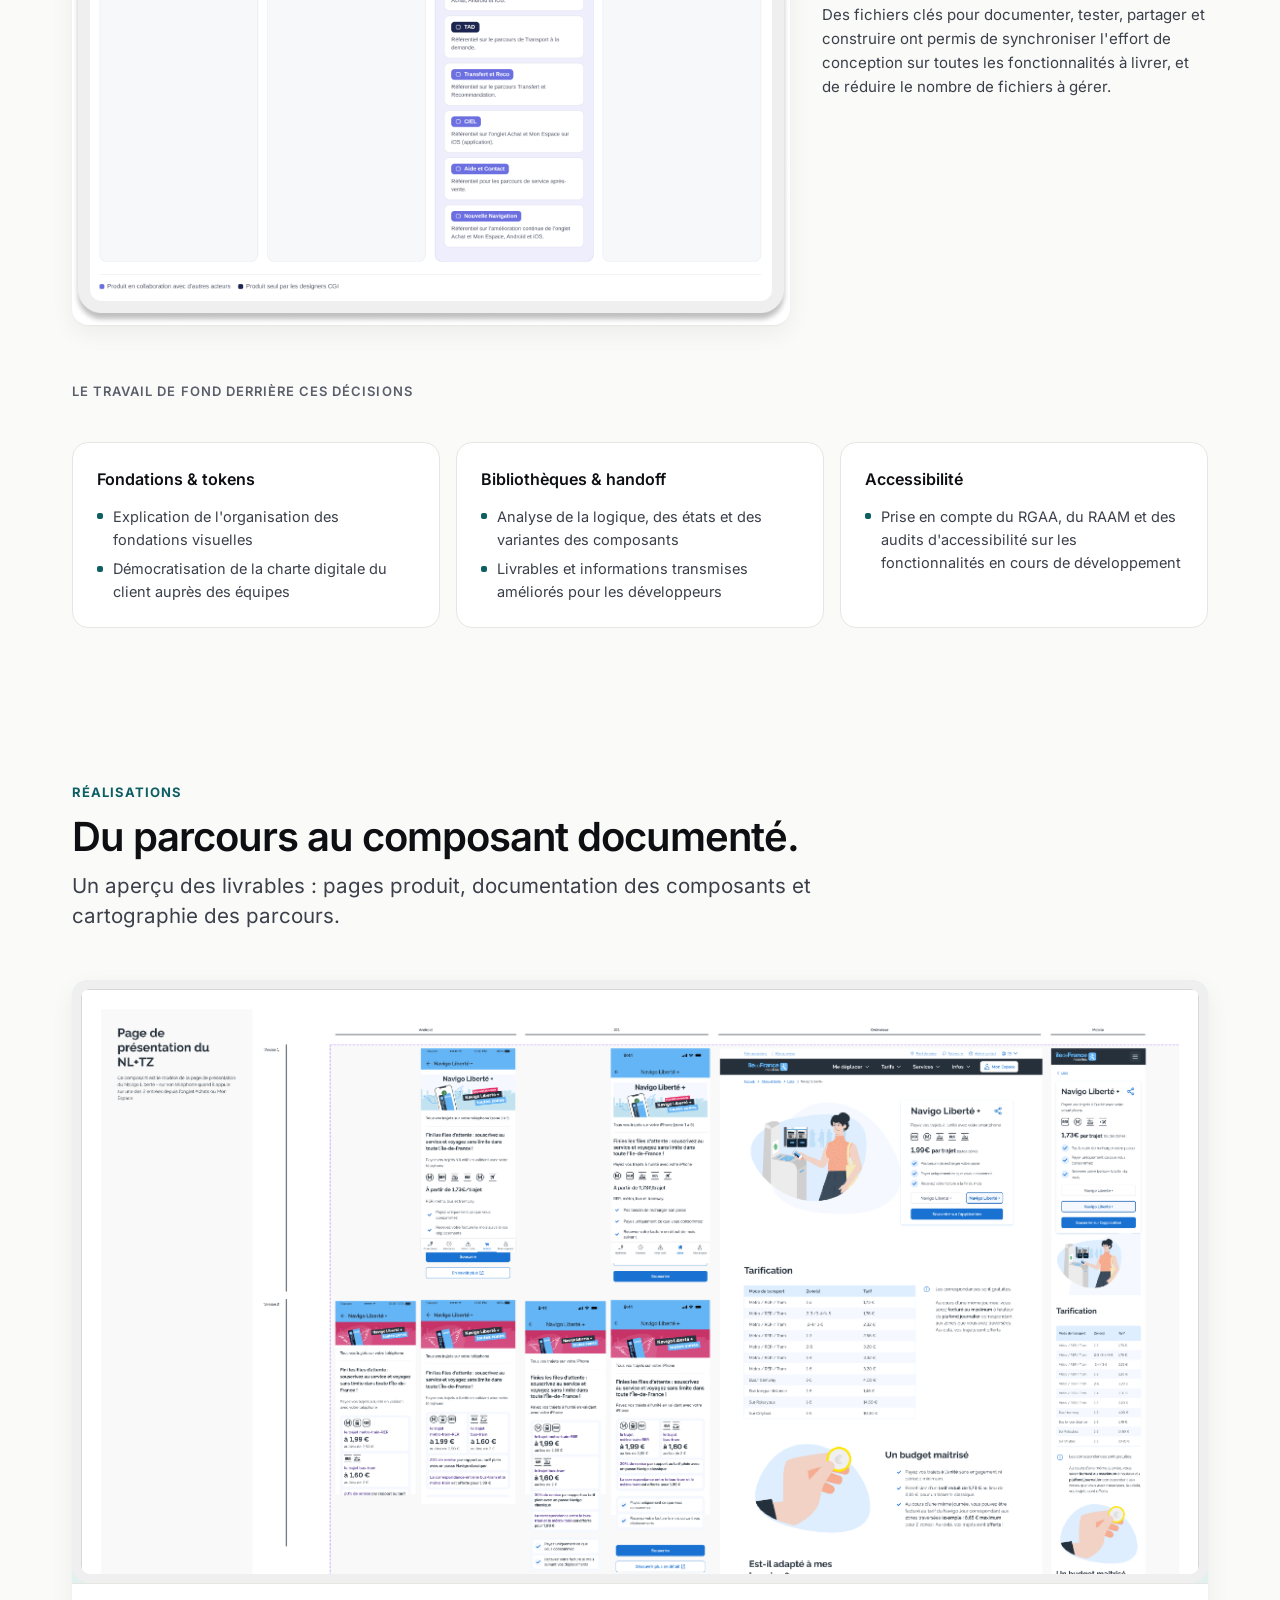
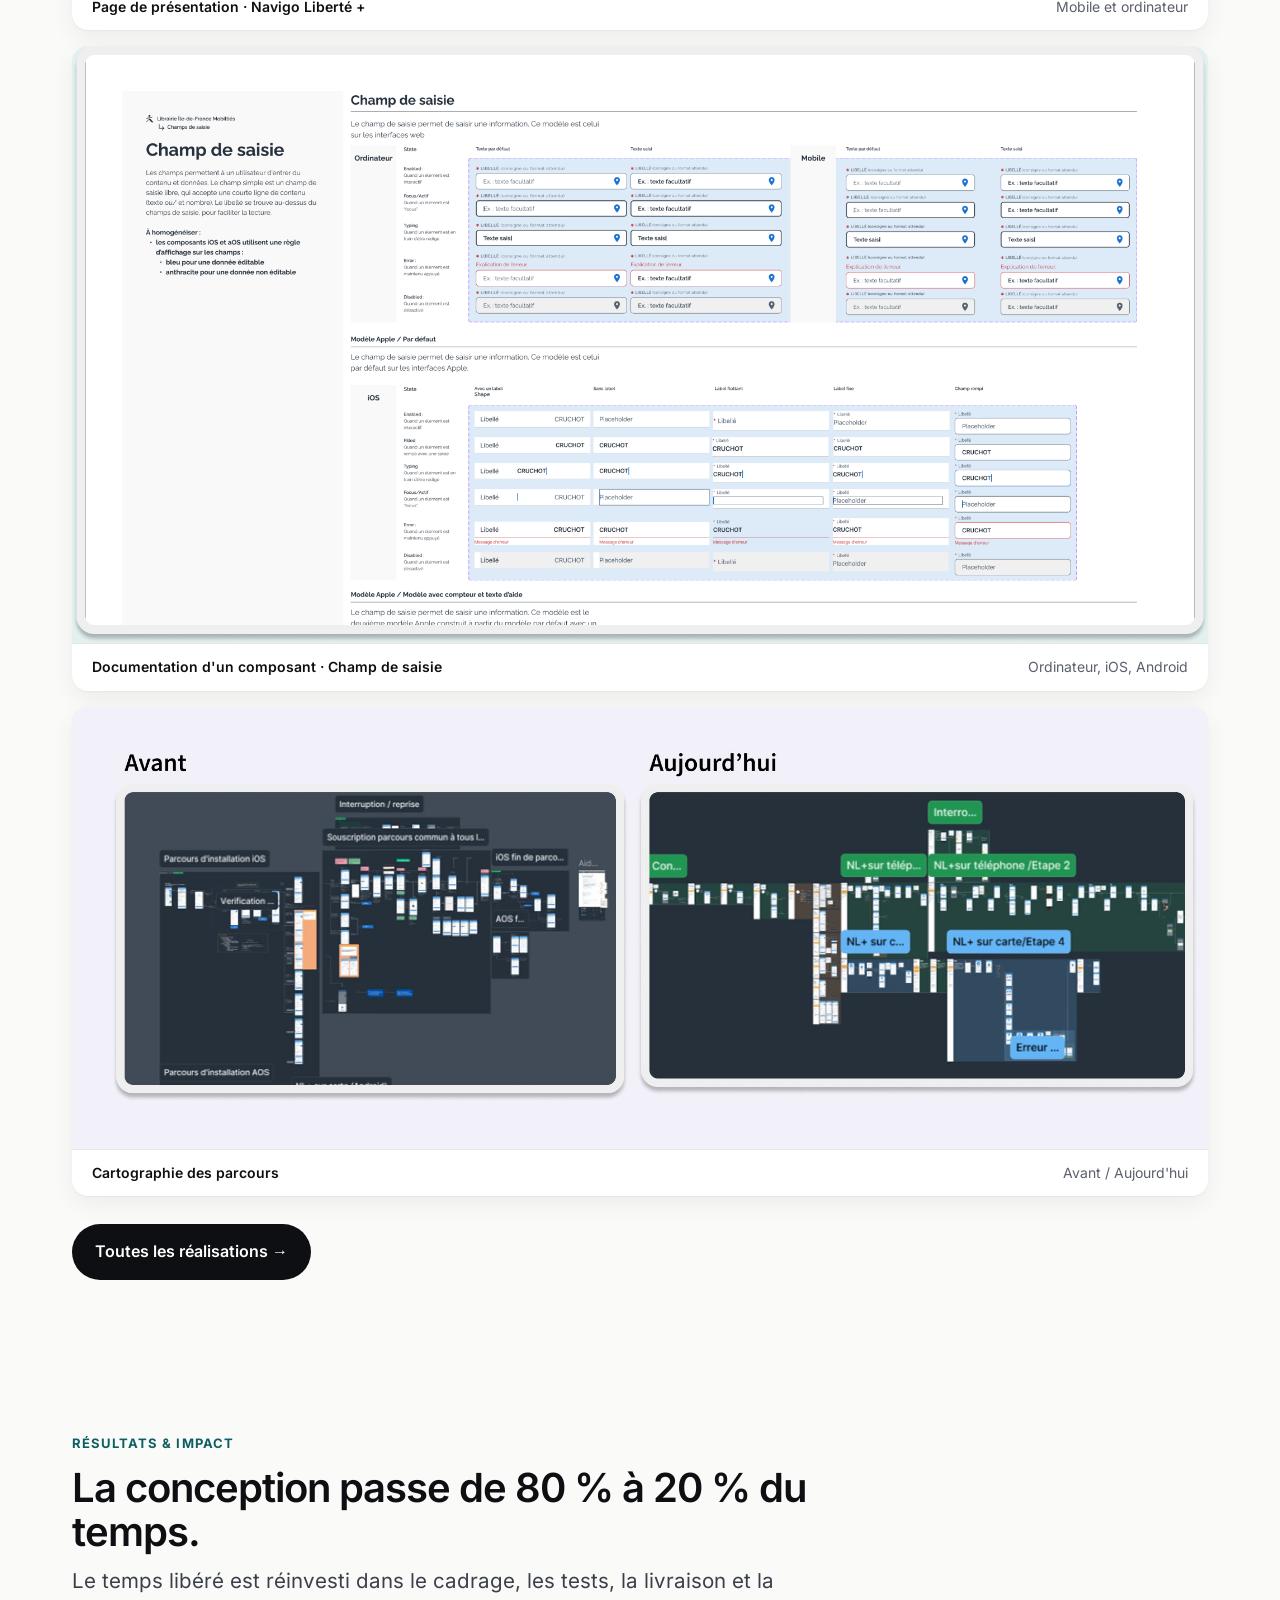
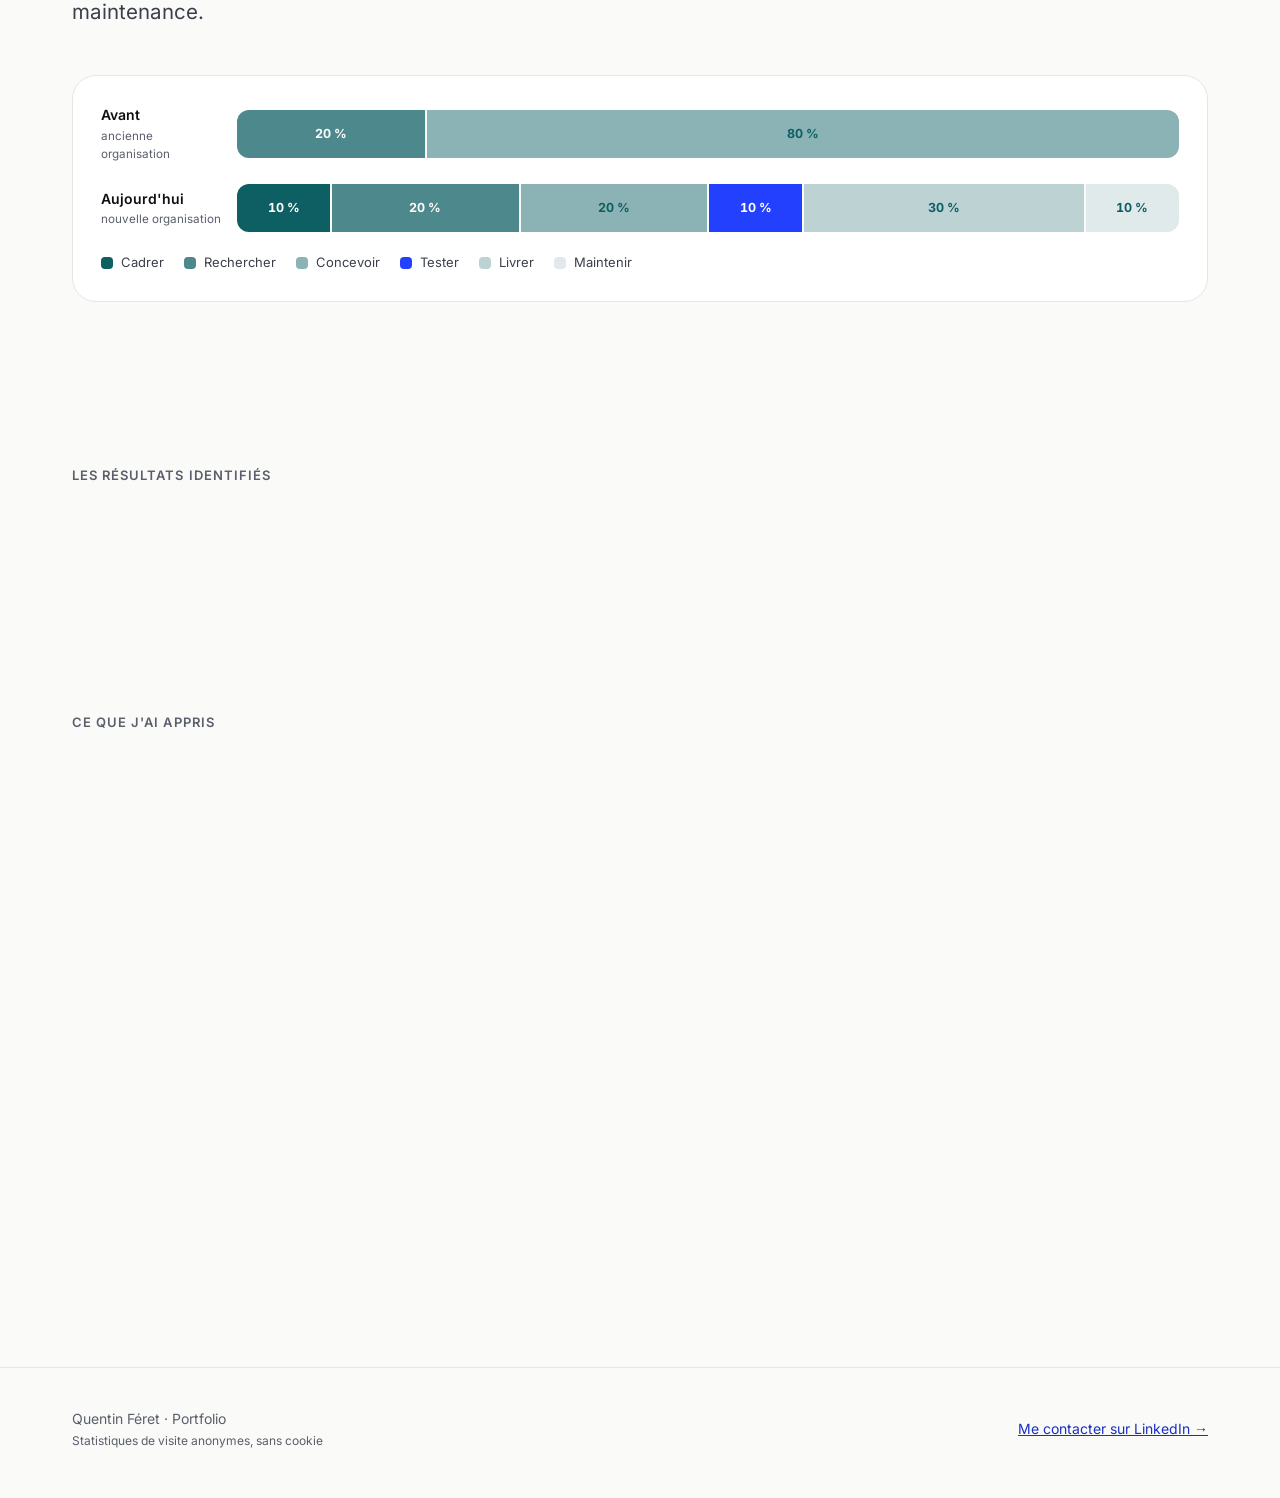
<file: cas02.html>
<!doctype html>
<html lang="fr">
<head>
<meta charset="utf-8">
<meta name="viewport" content="width=device-width, initial-scale=1">
<title>Île-de-France Mobilités — Cas d'étude · Quentin Féret</title>
<meta name="description" content="Cas d'étude : construire un design system multiplateforme pour le programme de modernisation de la billettique d'Île-de-France Mobilités. La conception passe de 80 % à 20 % du temps.">
<meta name="theme-color" content="#FAFAF8">
<link rel="icon" href="data:image/svg+xml,%3Csvg xmlns=%22http://www.w3.org/2000/svg%22 viewBox=%220 0 64 64%22%3E%3Crect width=%2264%22 height=%2264%22 rx=%2214%22 fill=%22%230E0F12%22/%3E%3Ctext x=%2232%22 y=%2242%22 font-family=%22Helvetica,Arial%22 font-size=%2226%22 font-weight=%22700%22 fill=%22white%22 text-anchor=%22middle%22%3EQF%3C/text%3E%3C/svg%3E">
<link rel="preload" href="assets/fonts/inter-latin-600-normal.woff2" as="font" type="font/woff2" crossorigin>
<link rel="stylesheet" href="assets/tokens.css">
<link rel="stylesheet" href="assets/case.css">
<script>document.documentElement.classList.add('js')</script>
<script defer src="https://cloud.umami.is/script.js" data-website-id="4f2ae9d7-1726-47b2-a085-174438b8aec9"></script>
</head>
<body class="t2">
<a class="skip" href="#contenu">Aller au contenu</a>

<header class="site-header">
<div class="wrap">
<a class="brand" href="index.html"><span class="mono" aria-hidden="true">QF</span><span>Quentin Féret <small>— Designer UX/UI</small></span></a>
<nav class="nav" aria-label="Navigation principale">
<a href="index.html" aria-current="page">Projets</a>
<a href="apropos.html">À propos</a>
<a href="https://www.linkedin.com/in/quentin-feret" target="_blank" rel="noopener" data-umami-event="contact-linkedin">Contact</a>
</nav>
</div>
</header>

<main id="contenu">

<!-- 1. EN-TÊTE -->
<section class="ch" aria-labelledby="h1">
<div class="wrap">
<p class="crumb"><a href="index.html">Projets</a> / Cas d'étude 02</p>
<div class="ch-top">
<div>
<p class="eyebrow" style="margin-bottom:16px">UX/UI × Design system</p>
<h1 class="display" id="h1">Île-de-France Mobilités</h1>
<p class="lead">Piloter 12 chantiers de conception en parallèle et construire un design system multiplateforme partagé par 3 équipes design et 3 équipes de développement.</p>
<ul class="tags"><li>Billettique</li><li>Design system</li><li>Multiplateforme</li></ul>
</div>
<aside class="kpi-hero" aria-label="Résultat clé">
<span class="label">Résultat clé</span>
<span class="big num">80 → 20&nbsp;%</span>
<p>du temps consacré à la conception : il est réinvesti dans le cadrage, les tests, la livraison et la maintenance.</p>
</aside>
</div>
<dl class="meta m4">
<div><dt>Client</dt><dd>Île-de-France Mobilités</dd></div>
<div><dt>Rôle</dt><dd>Designer UX/UI</dd></div>
<div><dt>Période</dt><dd>Sept. 2023 – mai 2025</dd></div>
<div><dt>Outils</dt><dd>Figma</dd></div>
</dl>
<p class="team"><b>Équipe</b> · Programme de modernisation de la billettique, avec la Direction du Numérique et les entreprises PwC, CGI, MC2i, Ingé-Stif, Monetech, Apple et Google</p>
<div class="cover"><img src="assets/index-02.jpg" alt="Aperçu du design system Île-de-France Mobilités." width="2400" height="1350"></div>
</div>
</section>

<nav class="snav" aria-label="Sommaire du cas">
<ul>
<li><a href="#tldr"><b>01</b>En bref</a></li>
<li><a href="#contexte"><b>02</b>Contexte &amp; enjeu</a></li>
<li><a href="#demarche"><b>03</b>Démarche</a></li>
<li><a href="#decisions"><b>04</b>Décisions clés</a></li>
<li><a href="#realisations"><b>05</b>Réalisations</a></li>
<li><a href="#resultats"><b>06</b>Résultats &amp; impact</a></li>
</ul>
</nav>

<div class="wrap">

<!-- 2. TL;DR -->
<section class="sec" id="tldr" aria-labelledby="h-tldr" style="padding-top:64px">
<div class="sec-head"><p class="k">En bref</p><h2 class="title" id="h-tldr">Le problème, ma décision, l'effet.</h2></div>
<div class="tldr reveal">
<div><h3>Problème</h3><p>12 fonctionnalités interdépendantes conçues sans charte ni design system, sur des fichiers séparés, livrées en PNG.</p></div>
<div><h3>Décision</h3><p>Un design system relié de bout en bout, des fondamentaux aux modèles de page, et une nouvelle organisation des fichiers.</p></div>
<div><h3>Effet</h3><p>La conception passe de 80&nbsp;% à 20&nbsp;% du temps, et un design system commun à tous les produits IDFM est lancé.</p></div>
</div>
</section>

<!-- 3. CONTEXTE & ENJEU -->
<section class="sec" id="contexte" aria-labelledby="h-ctx">
<div class="sec-head"><p class="k">Contexte &amp; enjeu</p><h2 class="title" id="h-ctx">Des acteurs indépendants, avant l'arrivée d'une équipe design.</h2></div>
<div class="prose reveal">
<p>Designer sur le programme de modernisation de la billettique (PMB), je suis intervenu sur la conception des parcours de 12 fonctionnalités interdépendantes, avec différentes équipes travaillant chacune sur leurs propres fichiers, initiés depuis 2019.</p>
<p>Côté IDFM, le projet a été lancé avec plusieurs acteurs indépendants, avant l'arrivée d'une équipe design. Les chefs de projet et les parties prenantes avaient commencé à concevoir les maquettes sans s'appuyer sur la charte graphique IDFM, inexistante à l'époque, ni sur les fondements de chaque environnement technologique.</p>
</div>

<h3 class="sub">Périmètre — Android · iOS · Web · 7 fonctionnalités</h3>
<div class="scope reveal">
<div class="card"><h4>Titre de transport</h4><ul><li>Navigo Liberté + — nouveau titre de transport</li></ul></div>
<div class="card"><h4>Service</h4><ul><li>Navigo Annuel sur smartphone — nouveau service</li></ul></div>
<div class="card"><h4>Achat</h4><ul><li>L'achat d'un titre dématérialisé</li></ul></div>
<div class="card"><h4>Après-vente</h4><ul><li>Le service après-vente</li></ul></div>
<div class="card"><h4>Compte</h4><ul><li>L'espace personnel</li><li>La création et la gestion d'un compte</li></ul></div>
<div class="card"><h4>Mobilités</h4><ul><li>Les services de mobilités alternatives</li></ul></div>
</div>
<figure class="fig reveal">
<div class="img"><img src="assets/cas02-01.jpg" alt="Navigo Liberté + : un même parcours décliné sur Android, iOS et le web, en vue ordinateur et en vue mobile." loading="lazy" decoding="async"></div>
<figcaption><h4>Exemple · Navigo Liberté +</h4><p>Un même parcours décliné sur Android, iOS et le web, en vue ordinateur et en vue mobile.</p></figcaption>
</figure>

<h3 class="sub">Constat — trois faits à mon arrivée</h3>
<div class="stats3 reveal">
<div class="stat"><span class="num">01</span><h4>Un produit non aligné avec les maquettes</h4></div>
<div class="stat"><span class="num">02</span><h4>Aucun design system existant</h4></div>
<div class="stat"><span class="num">03</span><h4>Une conception inadaptée au développement</h4></div>
</div>

<h3 class="sub">Problèmes identifiés</h3>
<div class="pb reveal">
<div class="card"><span class="id">P1 · PRODUCTION</span><h4>Une production non alignée avec les maquettes</h4><p>Les maquettes ont été conçues sans tenir compte des spécifications fonctionnelles de chaque environnement technologique, ni de la charte digitale d'IDFM.</p></div>
<div class="card"><span class="id">P2 · FICHIERS</span><h4>Aucune organisation dans les fichiers</h4><p>Le temps était consacré à retrouver une maquette et à comprendre l'enchaînement des écrans.</p></div>
<div class="card"><span class="id">P3 · LIVRAISON</span><h4>Une livraison difficile auprès des développeurs</h4><p>Les maquettes étaient livrées au format PNG : les outils d'inspection des développeurs ne pouvaient pas fonctionner.</p></div>
</div>
</section>

<!-- 4. DÉMARCHE -->
<section class="sec" id="demarche" aria-labelledby="h-dem">
<div class="sec-head"><p class="k">Démarche</p><h2 class="title" id="h-dem">Quatre enjeux, un système relié de bout en bout.</h2>
<p class="lead">Contribuer à structurer un design system multiplateforme, destiné à plusieurs fonctionnalités de l'écosystème Île-de-France Mobilités.</p></div>
<ol class="steps n4 reveal">
<li><h4>Mutualiser l'existant</h4><p>Identifier ce qui peut être partagé et réutilisé d'une fonctionnalité à l'autre.</p></li>
<li><h4>Assurer la cohérence</h4><p>Structurer les évolutions selon les spécificités du Web, d'Android et d'iOS.</p></li>
<li><h4>Faciliter la transmission</h4><p>Rendre les spécifications fonctionnelles compréhensibles par les équipes techniques.</p></li>
<li><h4>Intégrer l'accessibilité</h4><p>Prendre en compte le RGAA, le RAAM et les audits sur les fonctionnalités en cours de développement.</p></li>
</ol>

<h3 class="sub">Architecture — avant, aujourd'hui</h3>
<div class="lvl reveal">
<div class="row"><span>Avant<small>des éléments sans lien entre eux</small></span>
<div class="c off"><b>01 Fondamentaux</b>Déconnectés des composants</div>
<div class="c"><b>02 Atomes</b>Composants existants en production</div>
<div class="c off"><b>03 Molécules</b>Inexistant</div>
<div class="c off"><b>04 Pages</b>Inexistant</div></div>
<div class="row"><span>Aujourd'hui<small>un système relié de bout en bout</small></span>
<div class="c hl"><b>01 Fondamentaux</b>La charte digitale IDFM traduite pour la conception de produit</div>
<div class="c hl"><b>02 Atomes</b>Librairies iOS et Android, refactorisation des composants en production</div>
<div class="c hl"><b>03 Molécules</b>Les fonctionnalités clés rassemblées et documentées<span class="tag">Nouveau</span></div>
<div class="c hl"><b>04 Pages</b>Des modèles de patrons de conception pour chaque environnement<span class="tag">Nouveau</span></div></div>
<p class="gapnote">Fondamentaux reconnectés aux atomes · deux niveaux créés : molécules et pages.</p>
</div>
<div class="vol n4 reveal" role="group" aria-label="Volumétrie du design system">
<div><span class="num">1</span><p>design system à gérer</p></div>
<div><span class="num">63</span><p>composants atomes</p></div>
<div><span class="num">75</span><p>composants molécules</p></div>
<div><span class="num">180</span><p>composants pages</p></div>
</div>
<p class="srcs"><b>Design tokens</b> · couleurs, responsive et mockups.</p>
</section>

<!-- 5. DÉCISIONS CLÉS -->
<section class="sec" id="decisions" aria-labelledby="h-dec">
<div class="sec-head"><p class="k">Décisions clés</p><h2 class="title" id="h-dec">Quatre décisions pour passer de la maquette au système.</h2>
<p class="lead">Chaque décision répond à un constat précis et se traduit par un effet observable.</p></div>
<div class="decs">
<article class="dec reveal"><header><b>D1</b><h3>Relier les fondations aux composants</h3></header>
<dl>
<div><dt>Constat</dt><dd>Aucun design system, et une charte digitale IDFM inexistante au lancement du projet.</dd></div>
<div><dt>Décision</dt><dd>Traduire la charte en fondamentaux, créer les librairies iOS et Android, refactoriser les composants en production et construire les niveaux molécules et pages.</dd></div>
<div><dt>Effet</dt><dd class="eff"><span>+2 niveaux</span>un système relié de bout en bout, des fondamentaux aux modèles de page.</dd></div>
</dl></article>
<article class="dec reveal" data-d="1"><header><b>D2</b><h3>Réorganiser le dossier de fichiers</h3></header>
<dl>
<div><dt>Constat</dt><dd>Aucune organisation : le temps passait à retrouver une maquette.</dd></div>
<div><dt>Décision</dt><dd>Une nouvelle organisation du dossier, autour de fichiers clés pour documenter, tester, partager et construire.</dd></div>
<div><dt>Effet</dt><dd class="eff"><span>Moins de fichiers</span>l'effort de conception est synchronisé sur toutes les fonctionnalités à livrer.</dd></div>
</dl></article>
<article class="dec reveal"><header><b>D3</b><h3>Livrer aux développeurs un format exploitable</h3></header>
<dl>
<div><dt>Constat</dt><dd>Des maquettes livrées en PNG : les outils d'inspection ne fonctionnaient pas.</dd></div>
<div><dt>Décision</dt><dd>Améliorer les livrables et les informations transmises pour une implémentation fidèle, avec des composants analysés selon leurs états et leurs variantes.</dd></div>
<div><dt>Effet</dt><dd class="eff"><span>0 → 30 %</span>du temps consacré à la livraison.</dd></div>
</dl></article>
<article class="dec reveal" data-d="1"><header><b>D4</b><h3>Faire adopter les méthodes, par la démonstration</h3></header>
<dl>
<div><dt>Constat</dt><dd>Des profils de conception hétérogènes, répartis sur plusieurs équipes.</dd></div>
<div><dt>Décision</dt><dd>Un enseignement adapté à chacun, et des démonstrations et prototypes interactifs pour le management, avec une écoute active des besoins.</dd></div>
<div><dt>Effet</dt><dd class="eff"><span>Projet transverse</span>un design system commun à tous les produits de la marque IDFM est lancé.</dd></div>
</dl></article>
</div>
<figure class="fig reveal" style="margin-top:40px">
<div class="img"><img src="assets/cas02-02.png" alt="Nouvelle organisation du dossier Billettique IDFM autour de fichiers clés." loading="lazy" decoding="async"></div>
<figcaption><h4>Organisation · Dossier Billettique IDFM</h4><p>Des fichiers clés pour documenter, tester, partager et construire ont permis de synchroniser l'effort de conception sur toutes les fonctionnalités à livrer, et de réduire le nombre de fichiers à gérer.</p></figcaption>
</figure>

<h3 class="sub">Le travail de fond derrière ces décisions</h3>
<div class="more reveal">
<div class="card"><h4>Fondations &amp; tokens</h4><ul><li>Explication de l'organisation des fondations visuelles</li><li>Démocratisation de la charte digitale du client auprès des équipes</li></ul></div>
<div class="card"><h4>Bibliothèques &amp; handoff</h4><ul><li>Analyse de la logique, des états et des variantes des composants</li><li>Livrables et informations transmises améliorés pour les développeurs</li></ul></div>
<div class="card"><h4>Accessibilité</h4><ul><li>Prise en compte du RGAA, du RAAM et des audits d'accessibilité sur les fonctionnalités en cours de développement</li></ul></div>
</div>
</section>

<!-- 6. RÉALISATIONS -->
<section class="sec" id="realisations" aria-labelledby="h-real">
<div class="sec-head"><p class="k">Réalisations</p><h2 class="title" id="h-real">Du parcours au composant documenté.</h2>
<p class="lead">Un aperçu des livrables : pages produit, documentation des composants et cartographie des parcours.</p></div>
<div class="shots">
<figure class="shot reveal"><img src="assets/cas02-realisations-10.png" alt="Page de présentation de Navigo Liberté + sur mobile et sur ordinateur." loading="lazy" decoding="async"><figcaption>Page de présentation · Navigo Liberté + <span>Mobile et ordinateur</span></figcaption></figure>
<figure class="shot reveal"><img src="assets/cas02-realisations-09.png" alt="Documentation du composant champ de saisie, par environnement." loading="lazy" decoding="async"><figcaption>Documentation d'un composant · Champ de saisie <span>Ordinateur, iOS, Android</span></figcaption></figure>
<figure class="shot reveal"><img src="assets/cas02-realisations-06.jpg" alt="Cartographie des parcours, avant et aujourd'hui." loading="lazy" decoding="async"><figcaption>Cartographie des parcours <span>Avant / Aujourd'hui</span></figcaption></figure>
</div>
<div class="cta-row"><a class="btn btn-primary" href="cas02-realisations.html">Toutes les réalisations →</a></div>
</section>

<!-- 7. RÉSULTATS -->
<section class="sec" id="resultats" aria-labelledby="h-res">
<div class="sec-head"><p class="k">Résultats &amp; impact</p><h2 class="title" id="h-res">La conception passe de 80 % à 20 % du temps.</h2>
<p class="lead">Le temps libéré est réinvesti dans le cadrage, les tests, la livraison et la maintenance.</p></div>
<div class="ba reveal" role="group" aria-label="Répartition du temps par phase, avant et aujourd'hui">
<div class="row"><span>Avant<small>ancienne organisation</small></span>
<div class="bar"><i class="p-rec" style="width:20%">20&nbsp;%</i><i class="p-con" style="width:80%">80&nbsp;%</i></div></div>
<div class="row"><span>Aujourd'hui<small>nouvelle organisation</small></span>
<div class="bar"><i class="p-cad" style="width:10%">10&nbsp;%</i><i class="p-rec" style="width:20%">20&nbsp;%</i><i class="p-con" style="width:20%">20&nbsp;%</i><i class="p-tes" style="width:10%">10&nbsp;%</i><i class="p-liv" style="width:30%">30&nbsp;%</i><i class="p-mai" style="width:10%">10&nbsp;%</i></div></div>
<ul class="legend"><li><i class="p-cad"></i>Cadrer</li><li><i class="p-rec"></i>Rechercher</li><li><i class="p-con"></i>Concevoir</li><li><i class="p-tes"></i>Tester</li><li><i class="p-liv"></i>Livrer</li><li><i class="p-mai"></i>Maintenir</li></ul>
</div>
<div class="deltas reveal" aria-label="Évolution par phase">
<div><span>Cadrer</span><b>0 → 10 %</b></div>
<div><span>Rechercher</span><b>20 → 20 %</b></div>
<div class="hl"><span>Concevoir</span><b>80 → 20 %</b></div>
<div><span>Tester</span><b>0 → 10 %</b></div>
<div><span>Livrer</span><b>0 → 30 %</b></div>
<div><span>Maintenir</span><b>0 → 10 %</b></div>
</div>

<h3 class="sub">Les résultats identifiés</h3>
<ol class="benef n3 reveal">
<li><b>01</b>Accélération de la production des livrables de conception</li>
<li><b>02</b>Mise en place d'un cycle de production itératif</li>
<li><b>03</b>Lancement d'un projet transverse : un design system commun à tous les produits de la marque IDFM</li>
</ol>

<h3 class="sub">Ce que j'ai appris</h3>
<div class="learn reveal">
<div class="card"><b>01</b><p>Concevoir pour Android et iOS en plus du Web.</p></div>
<div class="card"><b>02</b><p>Coordonner le travail sur 12 fonctionnalités en parallèle.</p></div>
<div class="card"><b>03</b><p>Développer un design system multiplateforme.</p></div>
</div>
</section>

<aside class="next reveal">
<h2>Cas suivant : Conseil d'État</h2>
<a class="btn" data-umami-event="cas-complet" href="cas03-resume.html">Découvrir le cas →</a>
</aside>

</div>
</main>

<footer class="site-footer">
<div class="wrap"><span>Quentin Féret · Portfolio <small style="display:block;font-size:12px;color:var(--ink-3)">Statistiques de visite anonymes, sans cookie</small></span><a href="https://www.linkedin.com/in/quentin-feret" target="_blank" rel="noopener" data-umami-event="contact-linkedin">Me contacter sur LinkedIn →</a></div>
</footer>

<script>
(function(){
  var reduce=window.matchMedia&&matchMedia('(prefers-reduced-motion: reduce)').matches;
  var els=document.querySelectorAll('.reveal');
  if('IntersectionObserver' in window&&!reduce){
    var io=new IntersectionObserver(function(es){es.forEach(function(e){if(e.isIntersecting){e.target.classList.add('in');io.unobserve(e.target)}})},{threshold:.12});
    els.forEach(function(e){io.observe(e)});
    var links=[].slice.call(document.querySelectorAll('.snav a'));
    var map={};links.forEach(function(a){map[a.getAttribute('href').slice(1)]=a});
    var so=new IntersectionObserver(function(es){es.forEach(function(e){if(e.isIntersecting){links.forEach(function(a){a.classList.remove('on')});map[e.target.id].classList.add('on')}})},{rootMargin:'-30% 0px -60% 0px'});
    Object.keys(map).forEach(function(id){var s=document.getElementById(id);if(s)so.observe(s)});
  }else{els.forEach(function(e){e.classList.add('in')})}
})();
</script>
</body>
</html>
</file>
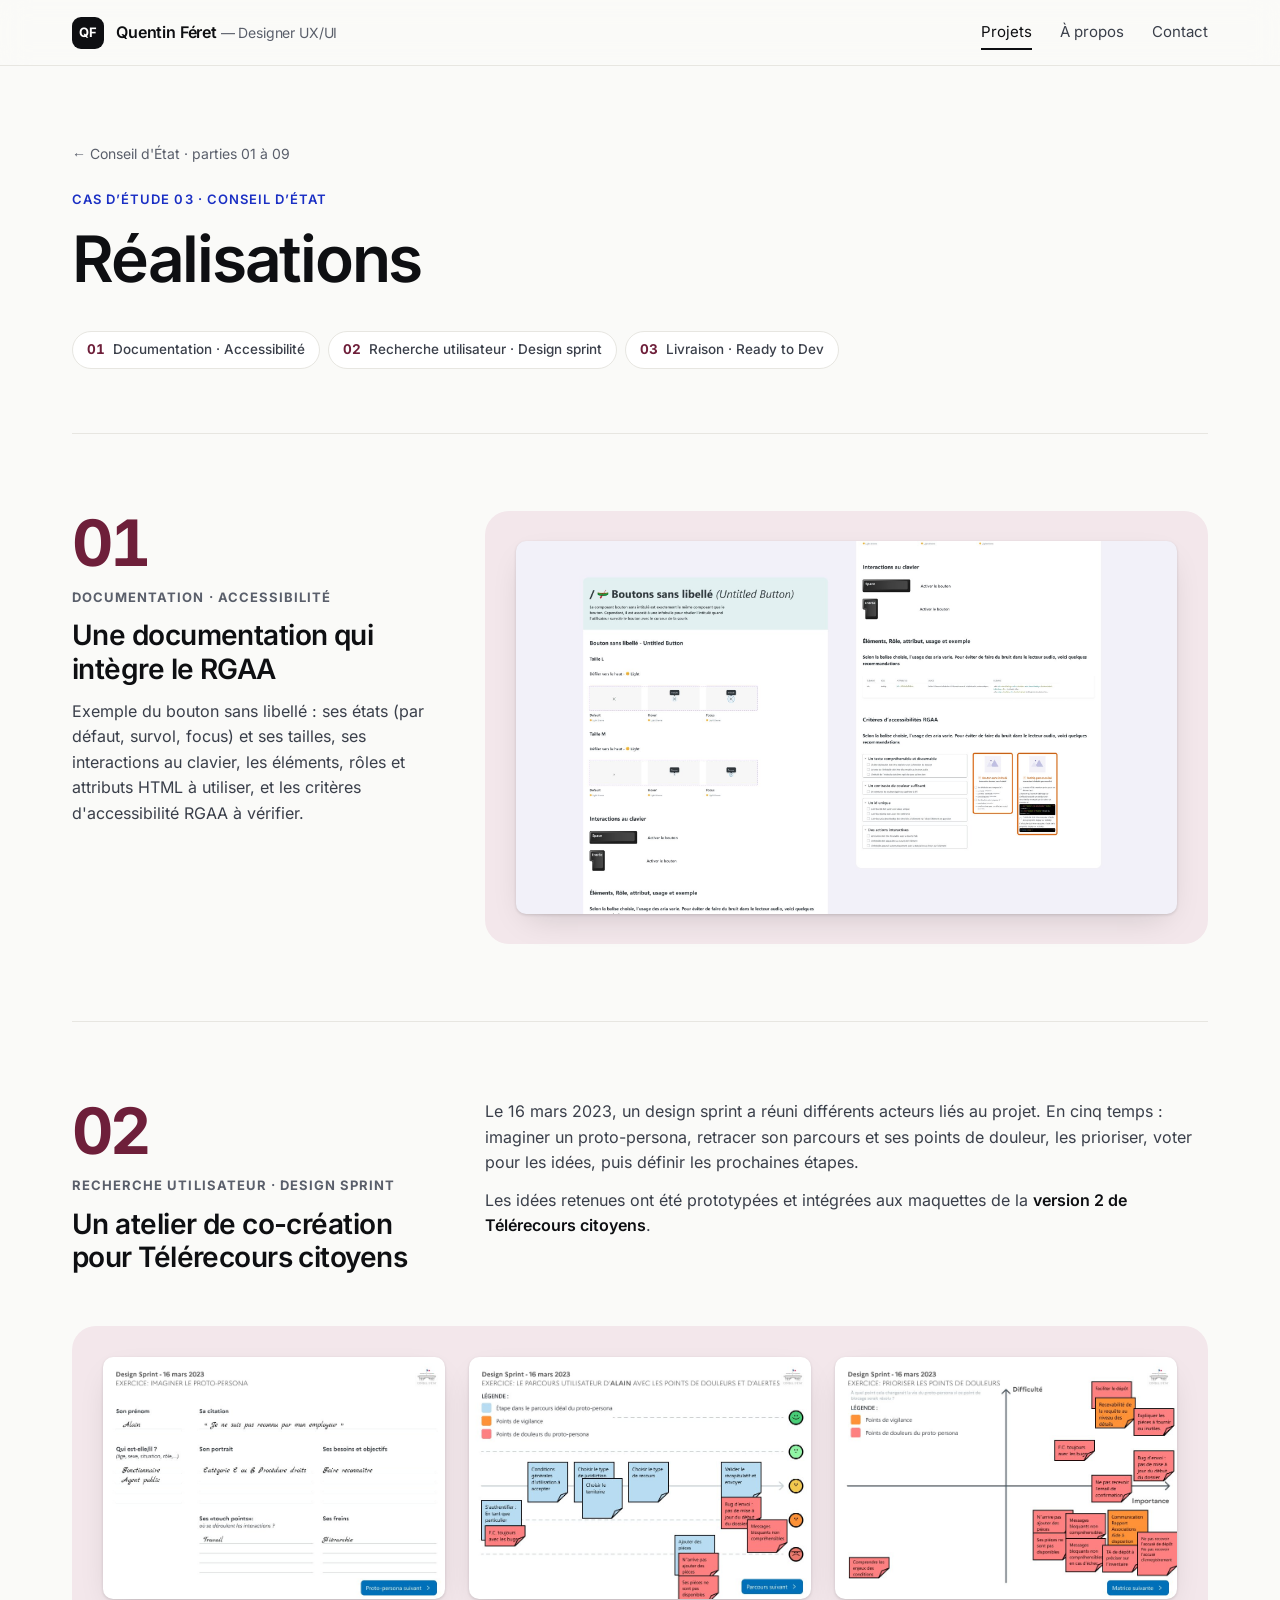
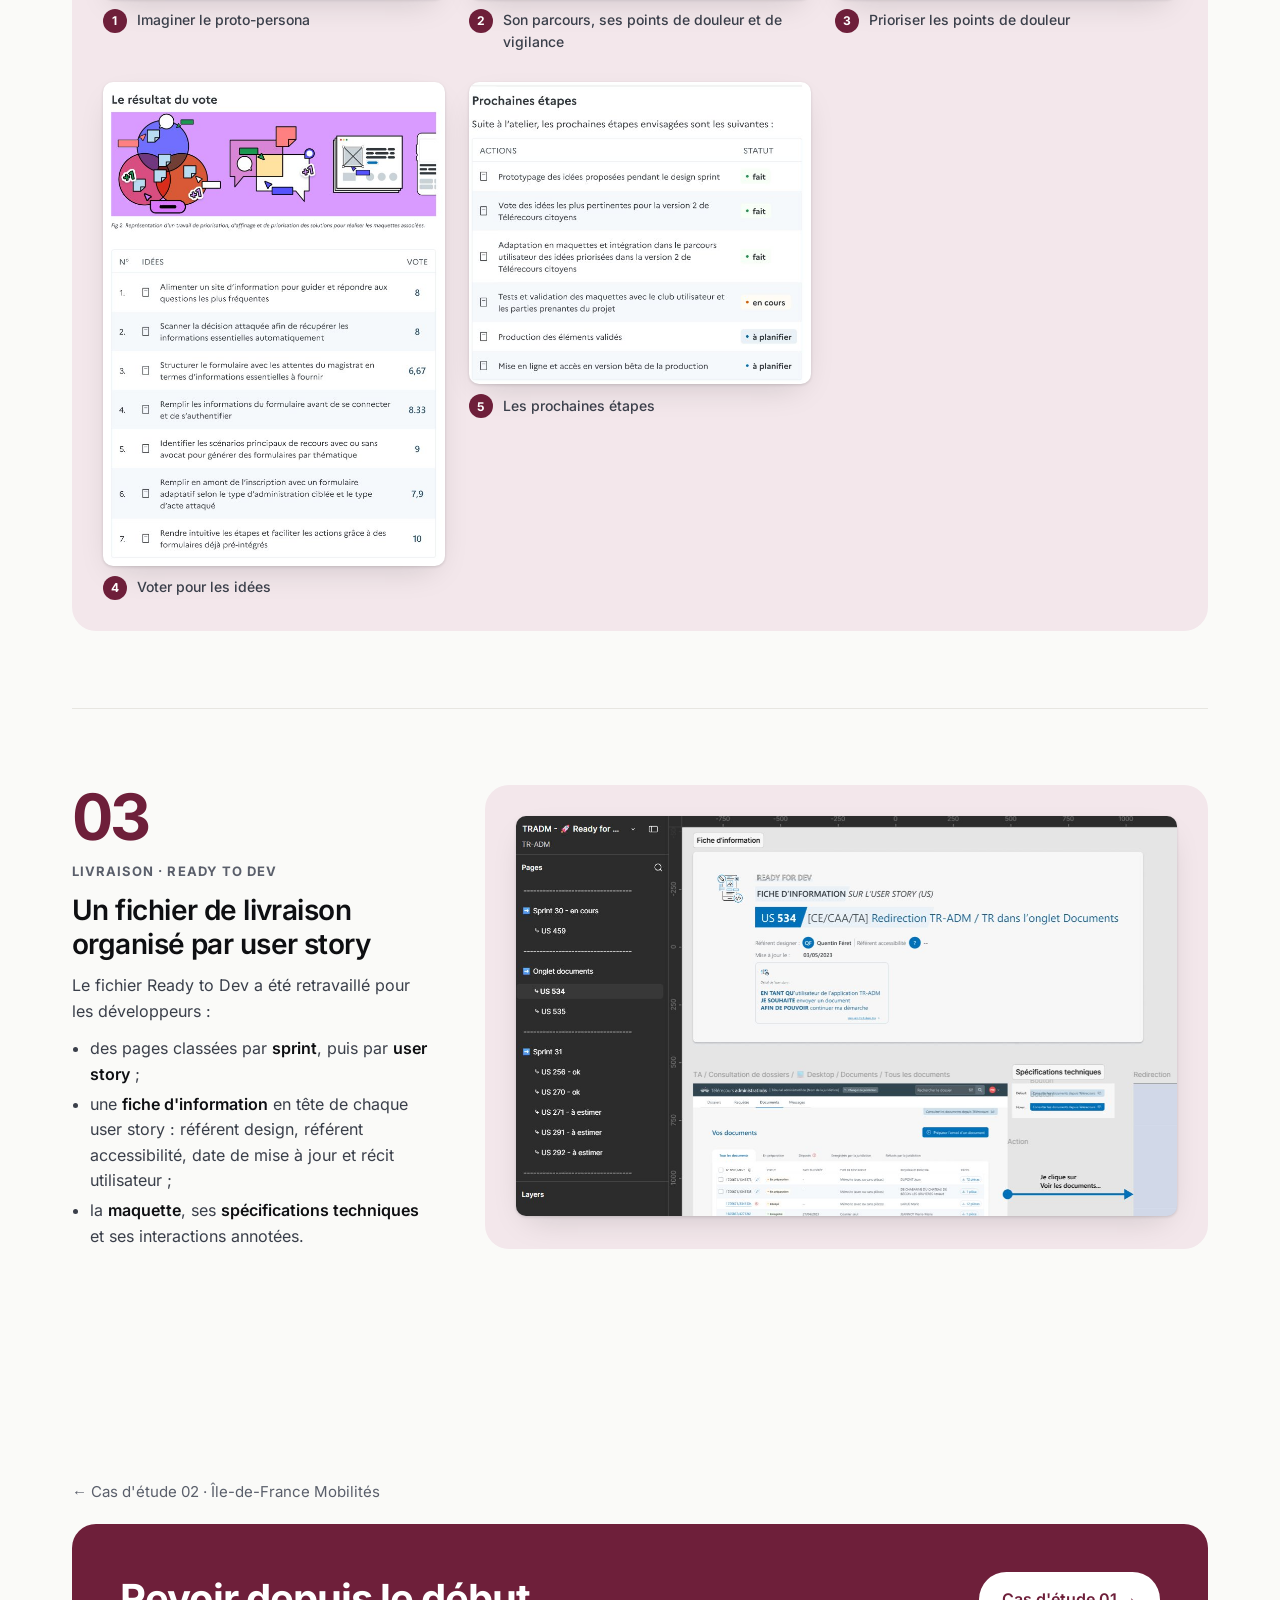
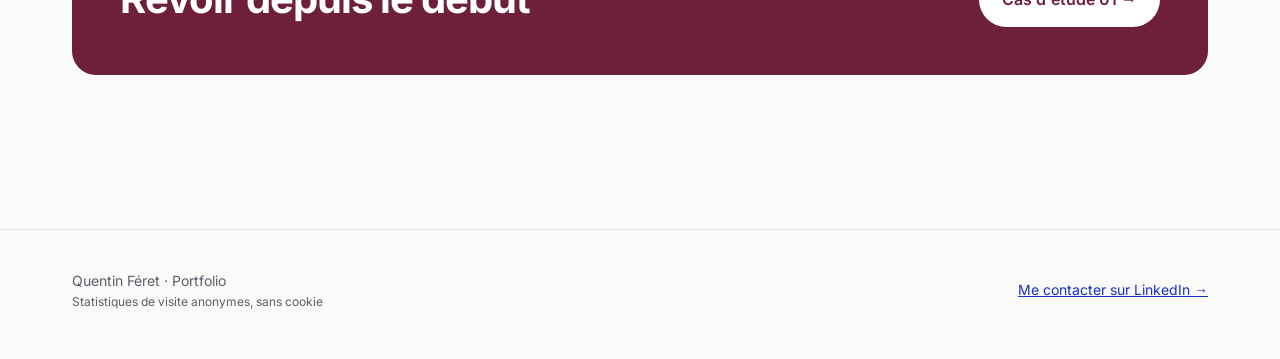
<file: cas03-realisations.html>
<!doctype html>
<html lang="fr">
<head>
<meta charset="utf-8">
<meta name="viewport" content="width=device-width, initial-scale=1">
<title>Conseil d&#x27;État — Réalisations · Quentin Féret</title>
<meta name="description" content="Portfolio de Quentin Féret, Designer UX/UI : trois cas d&#x27;étude autour du design system (SNCF Gares &amp; Connexions, Île-de-France Mobilités, Conseil d&#x27;État).">
<meta name="theme-color" content="#FAFAF8">
<link rel="icon" href="data:image/svg+xml,%3Csvg xmlns=%22http://www.w3.org/2000/svg%22 viewBox=%220 0 64 64%22%3E%3Crect width=%2264%22 height=%2264%22 rx=%2214%22 fill=%22%230E0F12%22/%3E%3Ctext x=%2232%22 y=%2242%22 font-family=%22Helvetica,Arial%22 font-size=%2226%22 font-weight=%22700%22 fill=%22white%22 text-anchor=%22middle%22%3EQF%3C/text%3E%3C/svg%3E">
<link rel="preload" href="assets/fonts/inter-latin-600-normal.woff2" as="font" type="font/woff2" crossorigin>
<link rel="stylesheet" href="assets/tokens.css">
<link rel="stylesheet" href="assets/case.css">
<link rel="stylesheet" href="assets/gallery.css">
<script>document.documentElement.classList.add('js')</script>
<script defer src="https://cloud.umami.is/script.js" data-website-id="4f2ae9d7-1726-47b2-a085-174438b8aec9"></script>
</head>
<body class="t3">
<a class="skip" href="#contenu">Aller au contenu</a>

<header class="site-header">
<div class="wrap">
<a class="brand" href="index.html"><span class="mono" aria-hidden="true">QF</span><span>Quentin Féret <small>— Designer UX/UI</small></span></a>
<nav class="nav" aria-label="Navigation principale">
<a href="index.html" aria-current="page">Projets</a>
<a href="apropos.html">À propos</a>
<a href="https://www.linkedin.com/in/quentin-feret" target="_blank" rel="noopener" data-umami-event="contact-linkedin">Contact</a>
</nav>
</div>
</header>

<main id="contenu">
<section class="gal-head" aria-labelledby="h1">
<div class="wrap">
<p class="crumb"><a href="cas03.html">← Conseil d&#x27;État · parties 01 à 09</a></p>
<p class="eyebrow" style="margin-bottom:16px">Cas d’étude 03 · Conseil d’État</p>
<h1 class="display" id="h1">Réalisations</h1>
<ol class="idx" aria-label="Sommaire de la page"><li><a href="#r01"><b>01</b>Documentation · Accessibilité</a></li><li><a href="#r02"><b>02</b>Recherche utilisateur · Design sprint</a></li><li><a href="#r03"><b>03</b>Livraison · Ready to Dev</a></li></ol>
</div>
</section>
<div class="wrap">
<div class="gal">
<article class="gi reveal" id="r01">
<div class="gi-text"><span class="gi-n">01</span><p class="gi-k">Documentation · Accessibilité</p><h2 class="gi-t">Une documentation qui intègre le RGAA</h2><div class="gi-b"><p style="margin: 0">Exemple du bouton sans libellé : ses états (par défaut, survol, focus) et ses tailles, ses interactions au clavier, les éléments, rôles et attributs HTML à utiliser, et les critères d'accessibilité RGAA à vérifier.</p></div></div>
<div class="gi-media">
<img src="assets/cas03-realisations-01.jpg" alt="Documentation du composant bouton sans libellé : états par défaut, survol et focus en tailles L et M, interactions au clavier (Espace, Entrée), tableau des éléments, rôles et attributs, et critères d&#x27;accessibilité RGAA" width="2160" height="1215">
</div>
</article>
<article class="gi wide reveal" id="r02">
<div class="gi-text"><div class="gi-head"><span class="gi-n">02</span><p class="gi-k">Recherche utilisateur · Design sprint</p><h2 class="gi-t">Un atelier de co-création pour Télérecours citoyens</h2></div><div class="gi-b"><p style="margin: 0">Le 16 mars 2023, un design sprint a réuni différents acteurs liés au projet. En cinq temps : imaginer un proto-persona, retracer son parcours et ses points de douleur, les prioriser, voter pour les idées, puis définir les prochaines étapes.</p>
<p style="margin: 0">Les idées retenues ont été prototypées et intégrées aux maquettes de la <strong>version 2 de Télérecours citoyens</strong>.</p></div></div>
<div class="gi-media grid">
<figure><img src="assets/cas03-realisations-02.jpg" alt="Fiche proto-persona remplie pendant le design sprint : prénom, citation, profil, besoins, points de contact et freins" width="842" height="595" loading="lazy" decoding="async"><figcaption><b>1</b>Imaginer le proto-persona</figcaption></figure>
<figure><img src="assets/cas03-realisations-03.jpg" alt="Parcours utilisateur du proto-persona avec les étapes du parcours idéal, les points de vigilance et les points de douleur" width="842" height="595" loading="lazy" decoding="async"><figcaption><b>2</b>Son parcours, ses points de douleur et de vigilance</figcaption></figure>
<figure><img src="assets/cas03-realisations-04.jpg" alt="Matrice de priorisation des points de douleur selon leur importance et leur difficulté" width="842" height="595" loading="lazy" decoding="async"><figcaption><b>3</b>Prioriser les points de douleur</figcaption></figure>
<figure><img src="assets/cas03-realisations-05.jpg" alt="Tableau du résultat du vote sur sept idées d&#x27;amélioration du parcours" width="677" height="958" loading="lazy" decoding="async"><figcaption><b>4</b>Voter pour les idées</figcaption></figure>
<figure><img src="assets/cas03-realisations-06.jpg" alt="Tableau des prochaines étapes après l&#x27;atelier avec leur statut : prototypage, vote, intégration dans la version 2, tests, production et mise en ligne en bêta" width="665" height="588" loading="lazy" decoding="async"><figcaption><b>5</b>Les prochaines étapes</figcaption></figure>
</div>
</article>
<article class="gi reveal" id="r03">
<div class="gi-text"><span class="gi-n">03</span><p class="gi-k">Livraison · Ready to Dev</p><h2 class="gi-t">Un fichier de livraison organisé par user story</h2><div class="gi-b"><p style="margin: 0">Le fichier Ready to Dev a été retravaillé pour les développeurs :</p>
<ul style="margin: 0; padding-left: 18px; display: flex; flex-direction: column; gap: 4px"><li>des pages classées par <strong>sprint</strong>, puis par <strong>user story</strong> ;</li><li>une <strong>fiche d'information</strong> en tête de chaque user story : référent design, référent accessibilité, date de mise à jour et récit utilisateur ;</li><li>la <strong>maquette</strong>, ses <strong>spécifications techniques</strong> et ses interactions annotées.</li></ul></div></div>
<div class="gi-media">
<img src="assets/cas03-realisations-07.jpg" alt="Fichier Figma Ready for dev de Télérecours administrations : pages classées par sprint et par user story, fiche d&#x27;information de l&#x27;US 534 avec référents et récit utilisateur, maquette de l&#x27;onglet Documents, spécifications techniques d&#x27;un bouton et interaction annotée" width="1315" height="794" loading="lazy" decoding="async">
</div>
</article>
</div>
<p class="gal-back"><a href="cas02-realisations.html">← Cas d&#x27;étude 02 · Île-de-France Mobilités</a></p>
<aside class="next reveal">
<h2>Revoir depuis le début</h2>
<a class="btn" data-umami-event="cas-complet" href="cas01-resume.html">Cas d&#x27;étude 01 →</a>
</aside>

</div>
</main>

<footer class="site-footer">
<div class="wrap"><span>Quentin Féret · Portfolio <small style="display:block;font-size:12px;color:var(--ink-3)">Statistiques de visite anonymes, sans cookie</small></span><a href="https://www.linkedin.com/in/quentin-feret" target="_blank" rel="noopener" data-umami-event="contact-linkedin">Me contacter sur LinkedIn →</a></div>
</footer>

<script>
(function(){
  var reduce=window.matchMedia&&matchMedia('(prefers-reduced-motion: reduce)').matches;
  var els=document.querySelectorAll('.reveal');
  if('IntersectionObserver' in window&&!reduce){
    var io=new IntersectionObserver(function(es){es.forEach(function(e){if(e.isIntersecting){e.target.classList.add('in');io.unobserve(e.target)}})},{threshold:.12});
    els.forEach(function(e){io.observe(e)});
    var links=[].slice.call(document.querySelectorAll('.snav a'));
    var map={};links.forEach(function(a){map[a.getAttribute('href').slice(1)]=a});
    var so=new IntersectionObserver(function(es){es.forEach(function(e){if(e.isIntersecting){links.forEach(function(a){a.classList.remove('on')});map[e.target.id].classList.add('on')}})},{rootMargin:'-30% 0px -60% 0px'});
    Object.keys(map).forEach(function(id){var s=document.getElementById(id);if(s)so.observe(s)});
  }else{els.forEach(function(e){e.classList.add('in')})}
})();
</script>
</body>
</html>
</file>
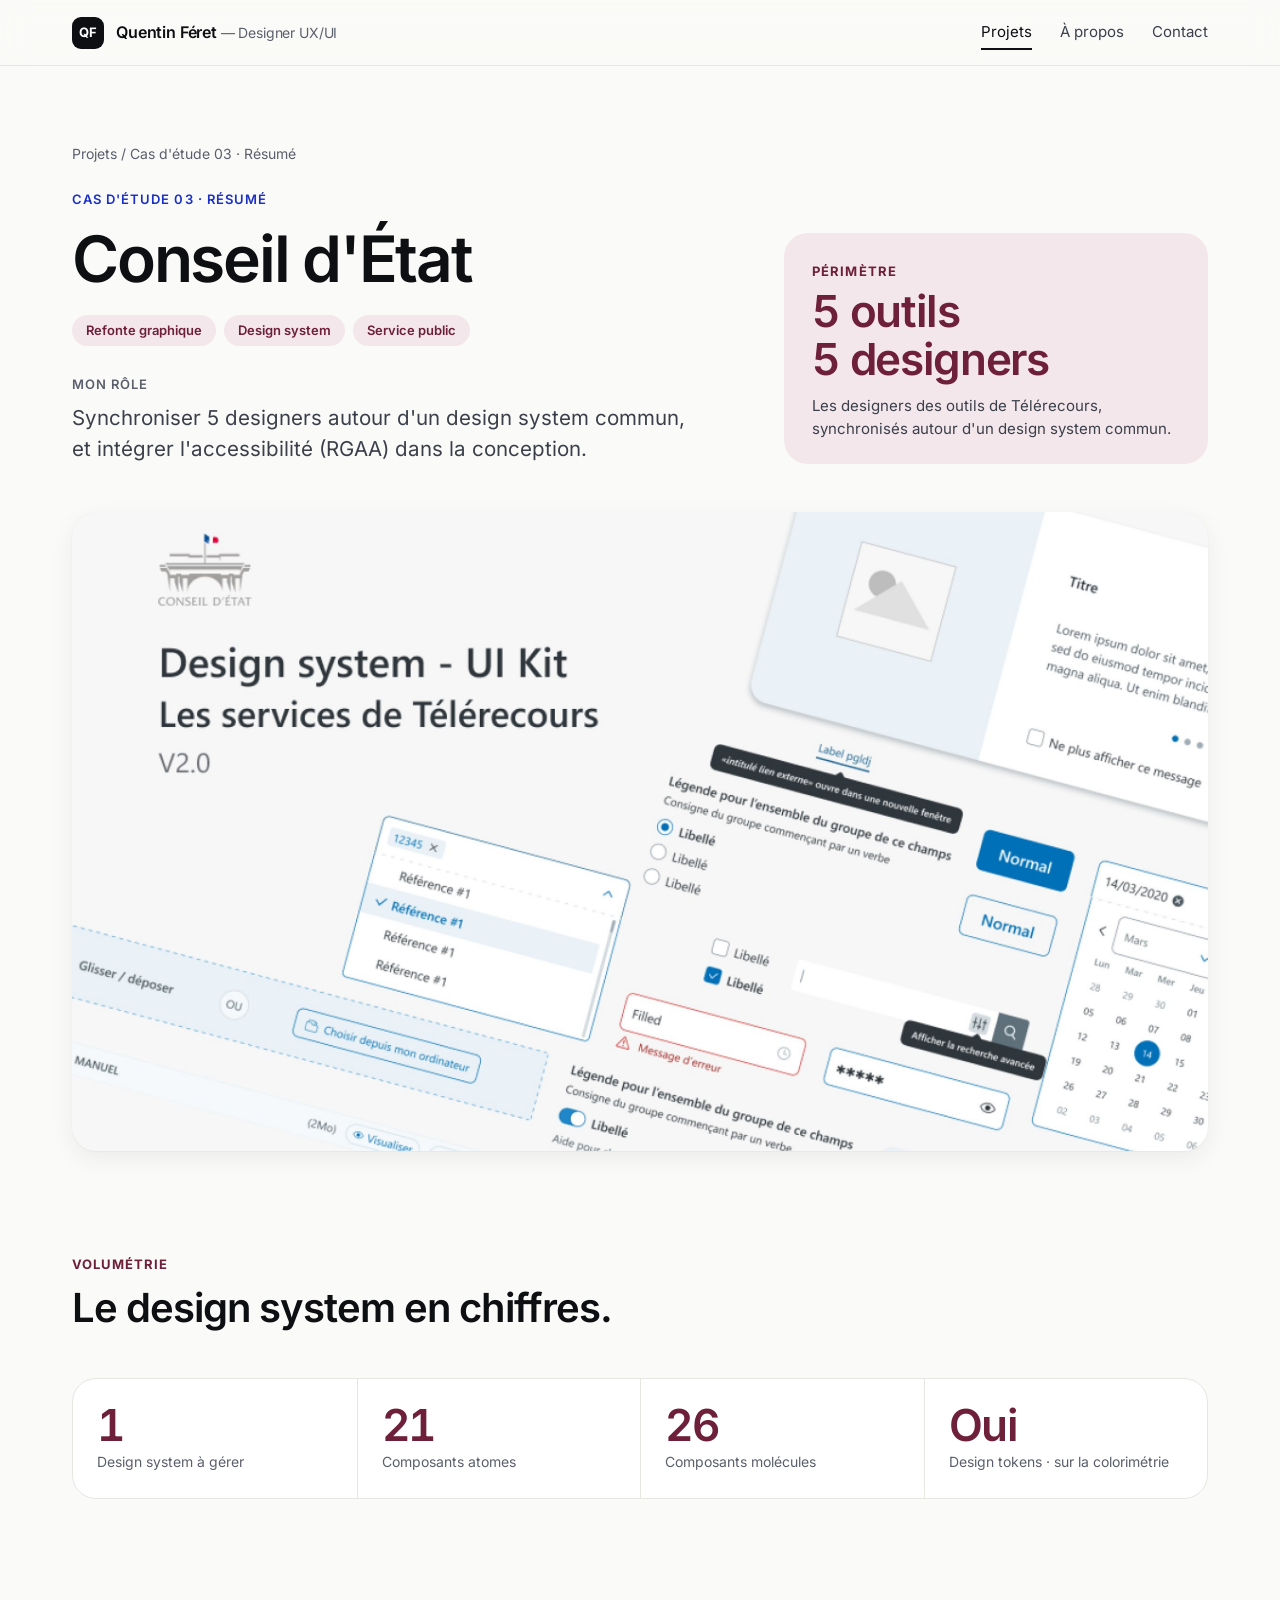
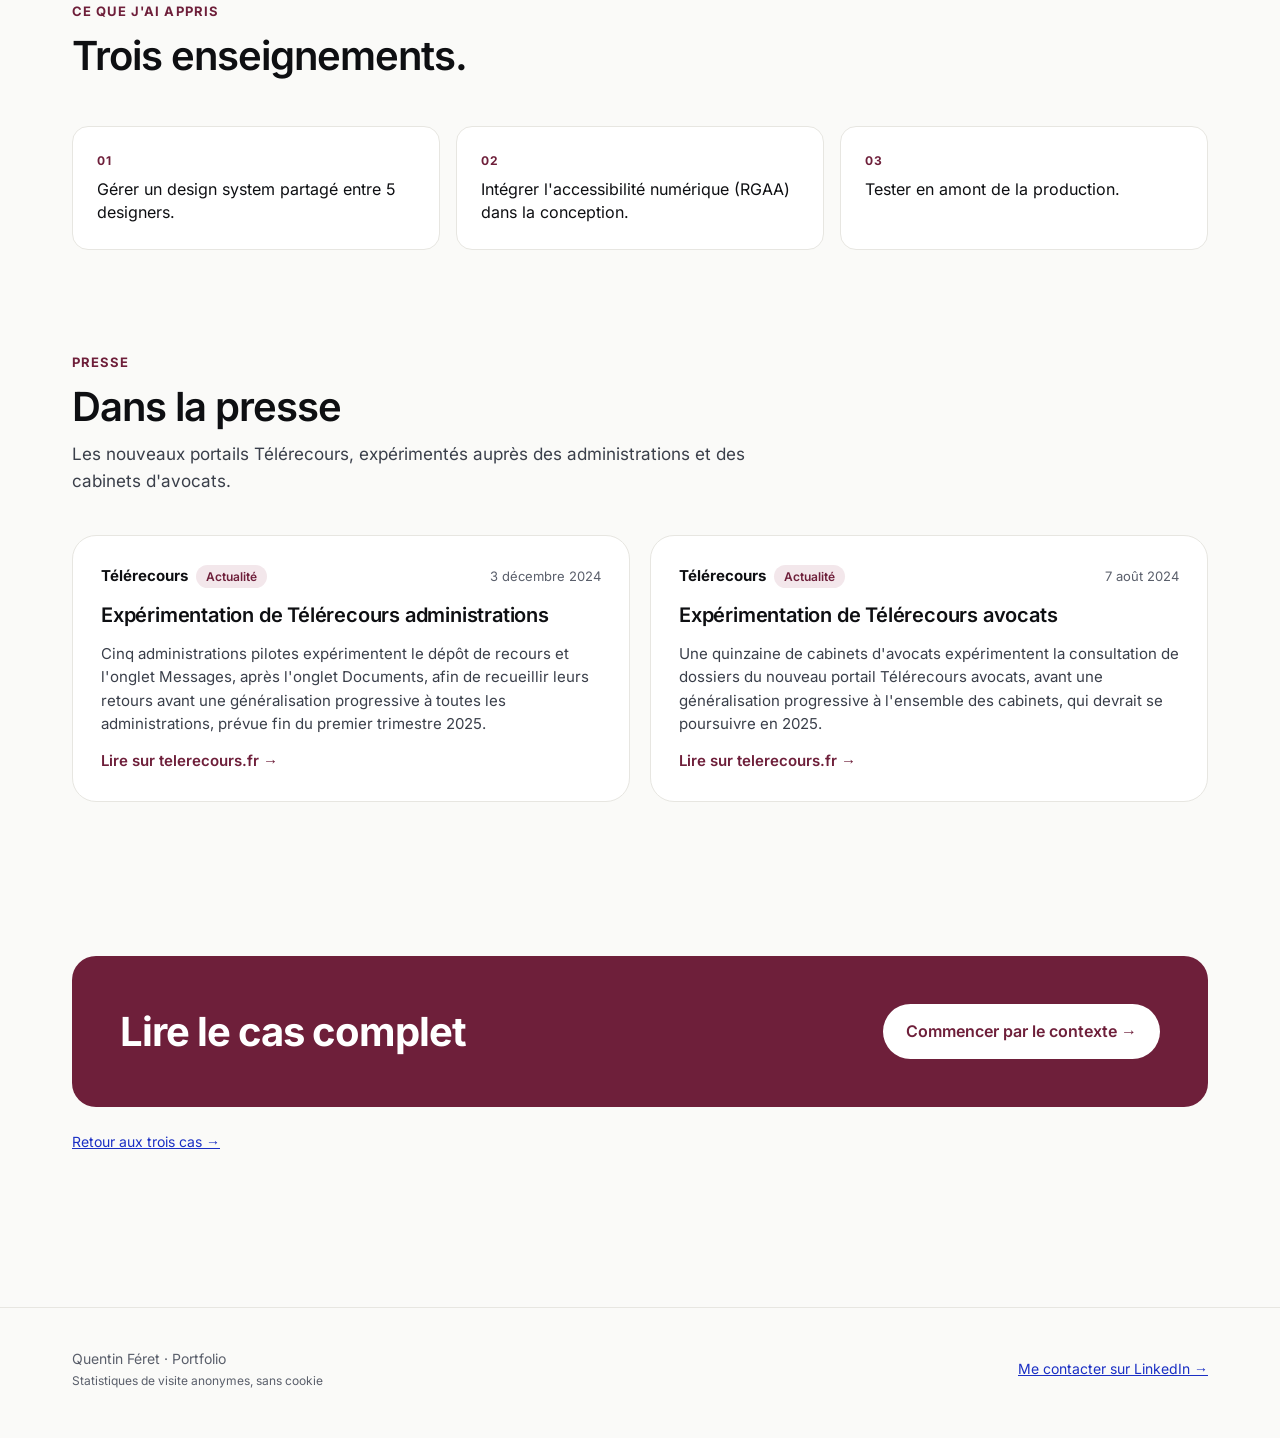
<file: cas03-resume.html>
<!doctype html>
<html lang="fr">
<head>
<meta charset="utf-8">
<meta name="viewport" content="width=device-width, initial-scale=1">
<title>Conseil d'État — Résumé — Cas d'étude · Quentin Féret</title>
<meta name="description" content="Résumé du cas d'étude 03 : Conseil d'État. Synchroniser 5 designers autour d'un design system commun, et intégrer l'accessibilité (RGAA) dans la conception.">
<meta name="theme-color" content="#FAFAF8">
<link rel="icon" href="data:image/svg+xml,%3Csvg xmlns=%22http://www.w3.org/2000/svg%22 viewBox=%220 0 64 64%22%3E%3Crect width=%2264%22 height=%2264%22 rx=%2214%22 fill=%22%230E0F12%22/%3E%3Ctext x=%2232%22 y=%2242%22 font-family=%22Helvetica,Arial%22 font-size=%2226%22 font-weight=%22700%22 fill=%22white%22 text-anchor=%22middle%22%3EQF%3C/text%3E%3C/svg%3E">
<link rel="preload" href="assets/fonts/inter-latin-600-normal.woff2" as="font" type="font/woff2" crossorigin>
<link rel="stylesheet" href="assets/tokens.css">
<link rel="stylesheet" href="assets/case.css">
<link rel="stylesheet" href="assets/gallery.css">
<script>document.documentElement.classList.add('js')</script>
<script defer src="https://cloud.umami.is/script.js" data-website-id="4f2ae9d7-1726-47b2-a085-174438b8aec9"></script>
</head>
<body class="t3">
<a class="skip" href="#contenu">Aller au contenu</a>

<header class="site-header">
<div class="wrap">
<a class="brand" href="index.html"><span class="mono" aria-hidden="true">QF</span><span>Quentin Féret <small>— Designer UX/UI</small></span></a>
<nav class="nav" aria-label="Navigation principale">
<a href="index.html" aria-current="page">Projets</a>
<a href="apropos.html">À propos</a>
<a href="https://www.linkedin.com/in/quentin-feret" target="_blank" rel="noopener" data-umami-event="contact-linkedin">Contact</a>
</nav>
</div>
</header>

<main id="contenu">

<section class="ch" aria-labelledby="h1">
<div class="wrap">
<p class="crumb"><a href="index.html">Projets</a> / Cas d'étude 03 · Résumé</p>
<div class="ch-top">
<div>
<p class="eyebrow" style="margin-bottom:16px">Cas d'étude 03 · Résumé</p>
<h1 class="display" id="h1">Conseil d'État</h1>
<ul class="tags"><li>Refonte graphique</li><li>Design system</li><li>Service public</li></ul>
<p class="eyebrow" style="margin:28px 0 8px;color:var(--ink-3)">Mon rôle</p>
<p class="lead">Synchroniser 5 designers autour d'un design system commun, et intégrer l'accessibilité (RGAA) dans la conception.</p>
</div>
<aside class="kpi-hero" aria-label="Périmètre">
<span class="label">Périmètre</span>
<span class="big num sm">5&nbsp;outils<br>5&nbsp;designers</span>
<p>Les designers des outils de Télérecours, synchronisés autour d'un design system commun.</p>
</aside>
</div>
<div class="cover"><img src="assets/index-03.jpg" alt="Design system UI Kit V2.0 des services de Télérecours du Conseil d'État." width="2400" height="1350"></div>
</div>
</section>

<div class="wrap">

<section class="sec" aria-labelledby="h-vol" style="padding-top:clamp(64px,8vw,104px)">
<div class="sec-head"><p class="k">Volumétrie</p><h2 class="title" id="h-vol">Le design system en chiffres.</h2></div>
<div class="vol n4 reveal" role="group" aria-label="Volumétrie du design system"><div><span class="num">1</span><p>Design system à gérer</p></div><div><span class="num">21</span><p>Composants atomes</p></div><div><span class="num">26</span><p>Composants molécules</p></div><div><span class="num">Oui</span><p>Design tokens · sur la colorimétrie</p></div></div>
</section>

<section class="sec" aria-labelledby="h-learn" style="padding-top:clamp(64px,8vw,104px)">
<div class="sec-head"><p class="k">Ce que j'ai appris</p><h2 class="title" id="h-learn">Trois enseignements.</h2></div>
<div class="learn reveal"><div class="card"><b>01</b><p>Gérer un design system partagé entre 5 designers.</p></div><div class="card"><b>02</b><p>Intégrer l'accessibilité numérique (RGAA) dans la conception.</p></div><div class="card"><b>03</b><p>Tester en amont de la production.</p></div></div>
</section>

<section class="press" id="presse" aria-labelledby="h-presse">
<div class="press-head"><p class="k">Presse</p><h2 class="title" id="h-presse">Dans la presse</h2><p>Les nouveaux portails Télérecours, expérimentés auprès des administrations et des cabinets d'avocats.</p></div>
<ul class="press-list">
<li class="pc reveal"><div class="pc-top"><span class="pc-src">Télérecours<span class="badge">Actualité</span></span><span class="date">3 décembre 2024</span></div><h3>Expérimentation de Télérecours administrations</h3><p>Cinq administrations pilotes expérimentent le dépôt de recours et l'onglet Messages, après l'onglet Documents, afin de recueillir leurs retours avant une généralisation progressive à toutes les administrations, prévue fin du premier trimestre 2025.</p><a class="ext" href="https://www.telerecours.fr/actualites/telerecours/index.html" target="_blank" rel="noopener" data-umami-event="presse-lien">Lire sur telerecours.fr →</a></li>
<li class="pc reveal"><div class="pc-top"><span class="pc-src">Télérecours<span class="badge">Actualité</span></span><span class="date">7 août 2024</span></div><h3>Expérimentation de Télérecours avocats</h3><p>Une quinzaine de cabinets d'avocats expérimentent la consultation de dossiers du nouveau portail Télérecours avocats, avant une généralisation progressive à l'ensemble des cabinets, qui devrait se poursuivre en 2025.</p><a class="ext" href="https://www.telerecours.fr/actualites/telerecours/index.html" target="_blank" rel="noopener" data-umami-event="presse-lien">Lire sur telerecours.fr →</a></li>
</ul>
</section>

<aside class="next reveal">
<h2>Lire le cas complet</h2>
<a class="btn" data-umami-event="cas-complet" href="cas03.html">Commencer par le contexte →</a>
</aside>
<p class="srcs" style="margin-top:24px"><a href="index.html">Retour aux trois cas →</a></p>


</div>
</main>

<footer class="site-footer">
<div class="wrap"><span>Quentin Féret · Portfolio <small style="display:block;font-size:12px;color:var(--ink-3)">Statistiques de visite anonymes, sans cookie</small></span><a href="https://www.linkedin.com/in/quentin-feret" target="_blank" rel="noopener" data-umami-event="contact-linkedin">Me contacter sur LinkedIn →</a></div>
</footer>

<script>
(function(){
  var reduce=window.matchMedia&&matchMedia('(prefers-reduced-motion: reduce)').matches;
  var els=document.querySelectorAll('.reveal');
  if('IntersectionObserver' in window&&!reduce){
    var io=new IntersectionObserver(function(es){es.forEach(function(e){if(e.isIntersecting){e.target.classList.add('in');io.unobserve(e.target)}})},{threshold:.12});
    els.forEach(function(e){io.observe(e)});
    var links=[].slice.call(document.querySelectorAll('.snav a'));
    var map={};links.forEach(function(a){map[a.getAttribute('href').slice(1)]=a});
    var so=new IntersectionObserver(function(es){es.forEach(function(e){if(e.isIntersecting){links.forEach(function(a){a.classList.remove('on')});map[e.target.id].classList.add('on')}})},{rootMargin:'-30% 0px -60% 0px'});
    Object.keys(map).forEach(function(id){var s=document.getElementById(id);if(s)so.observe(s)});
  }else{els.forEach(function(e){e.classList.add('in')})}
})();
</script>
</body>
</html>
</file>
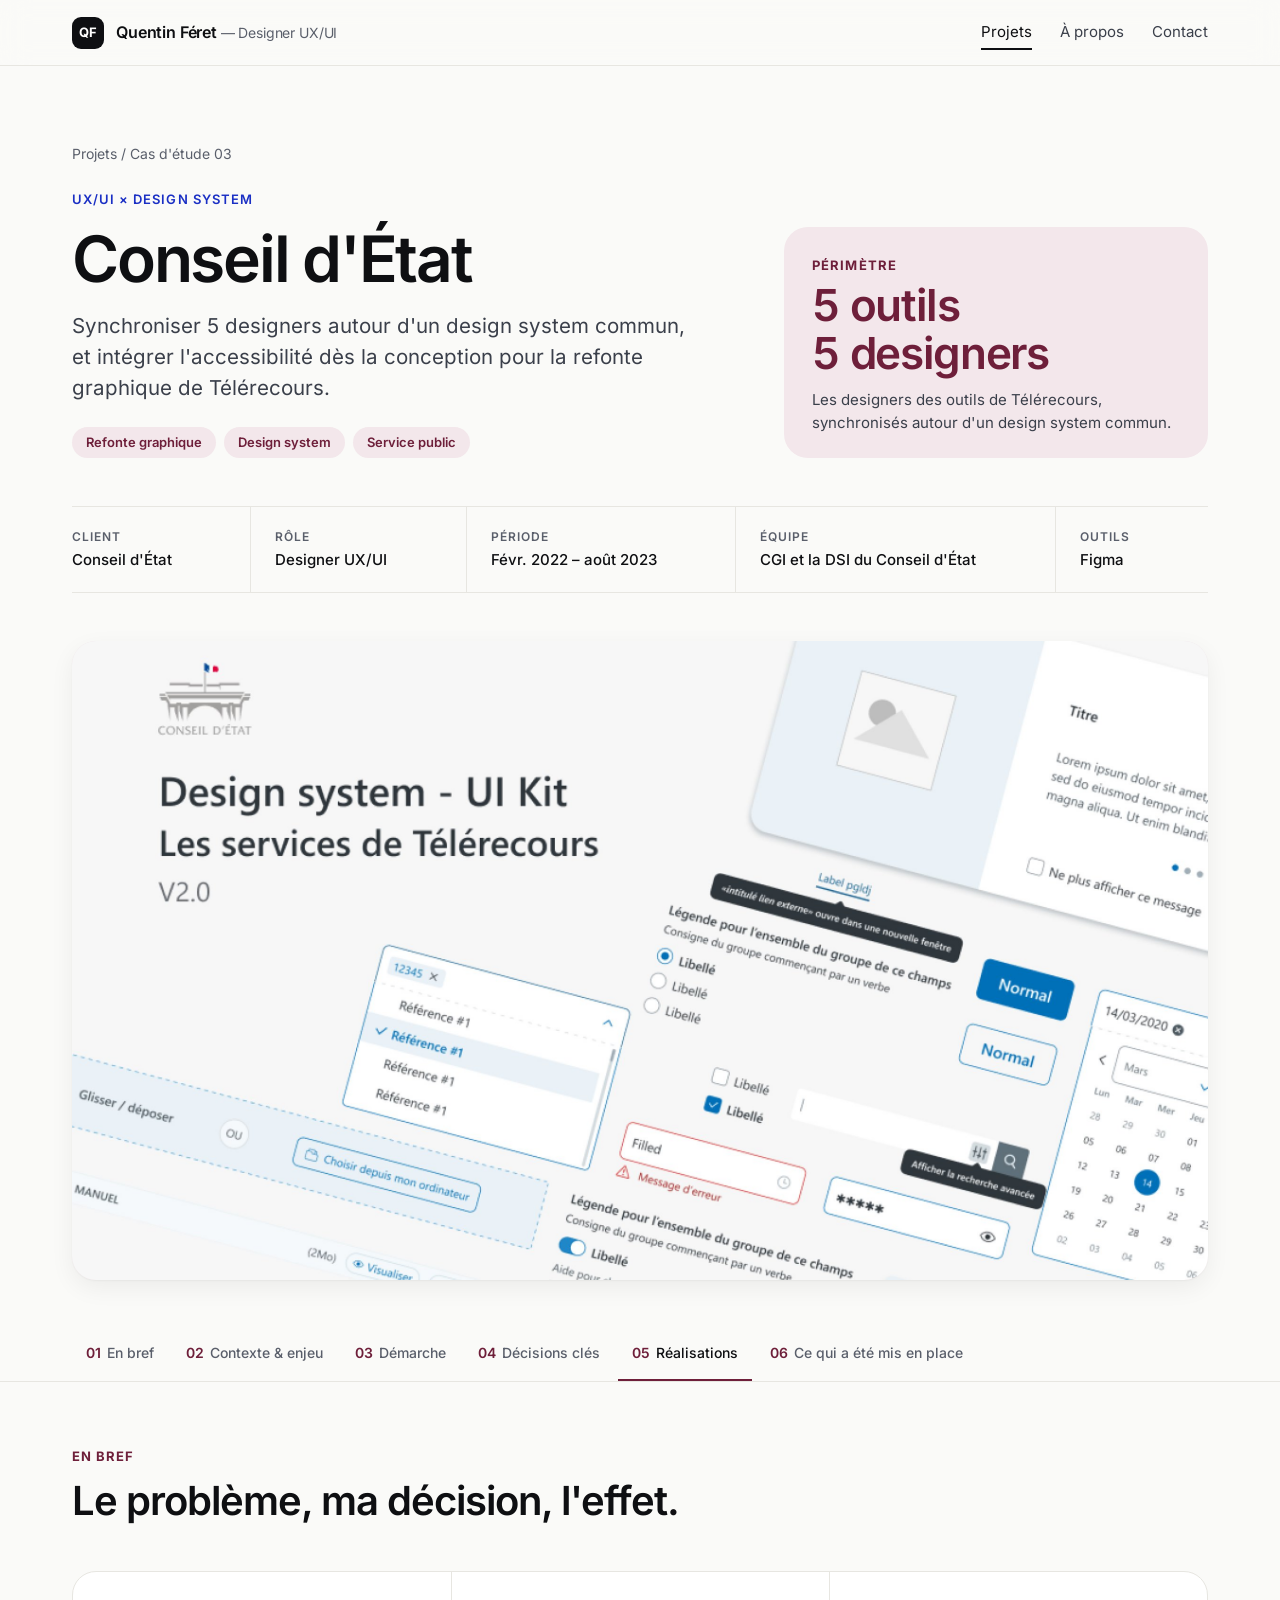
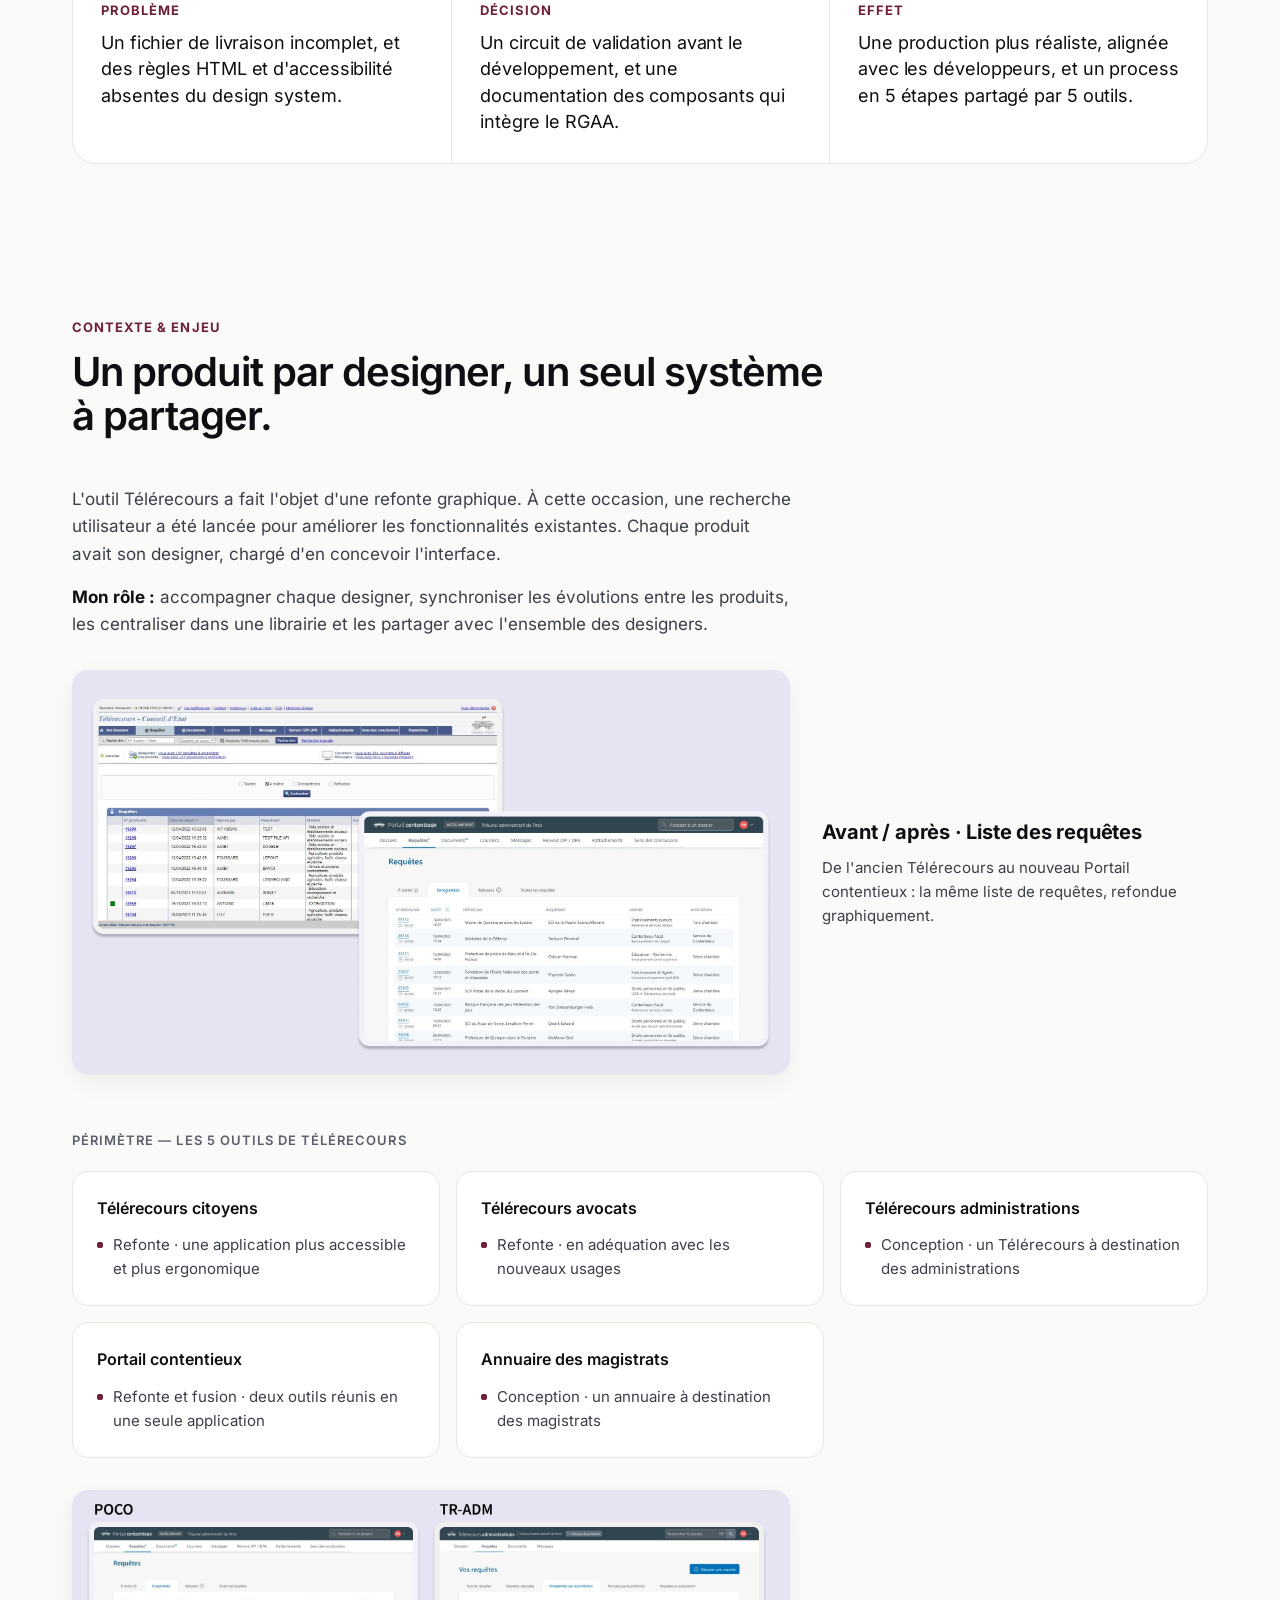
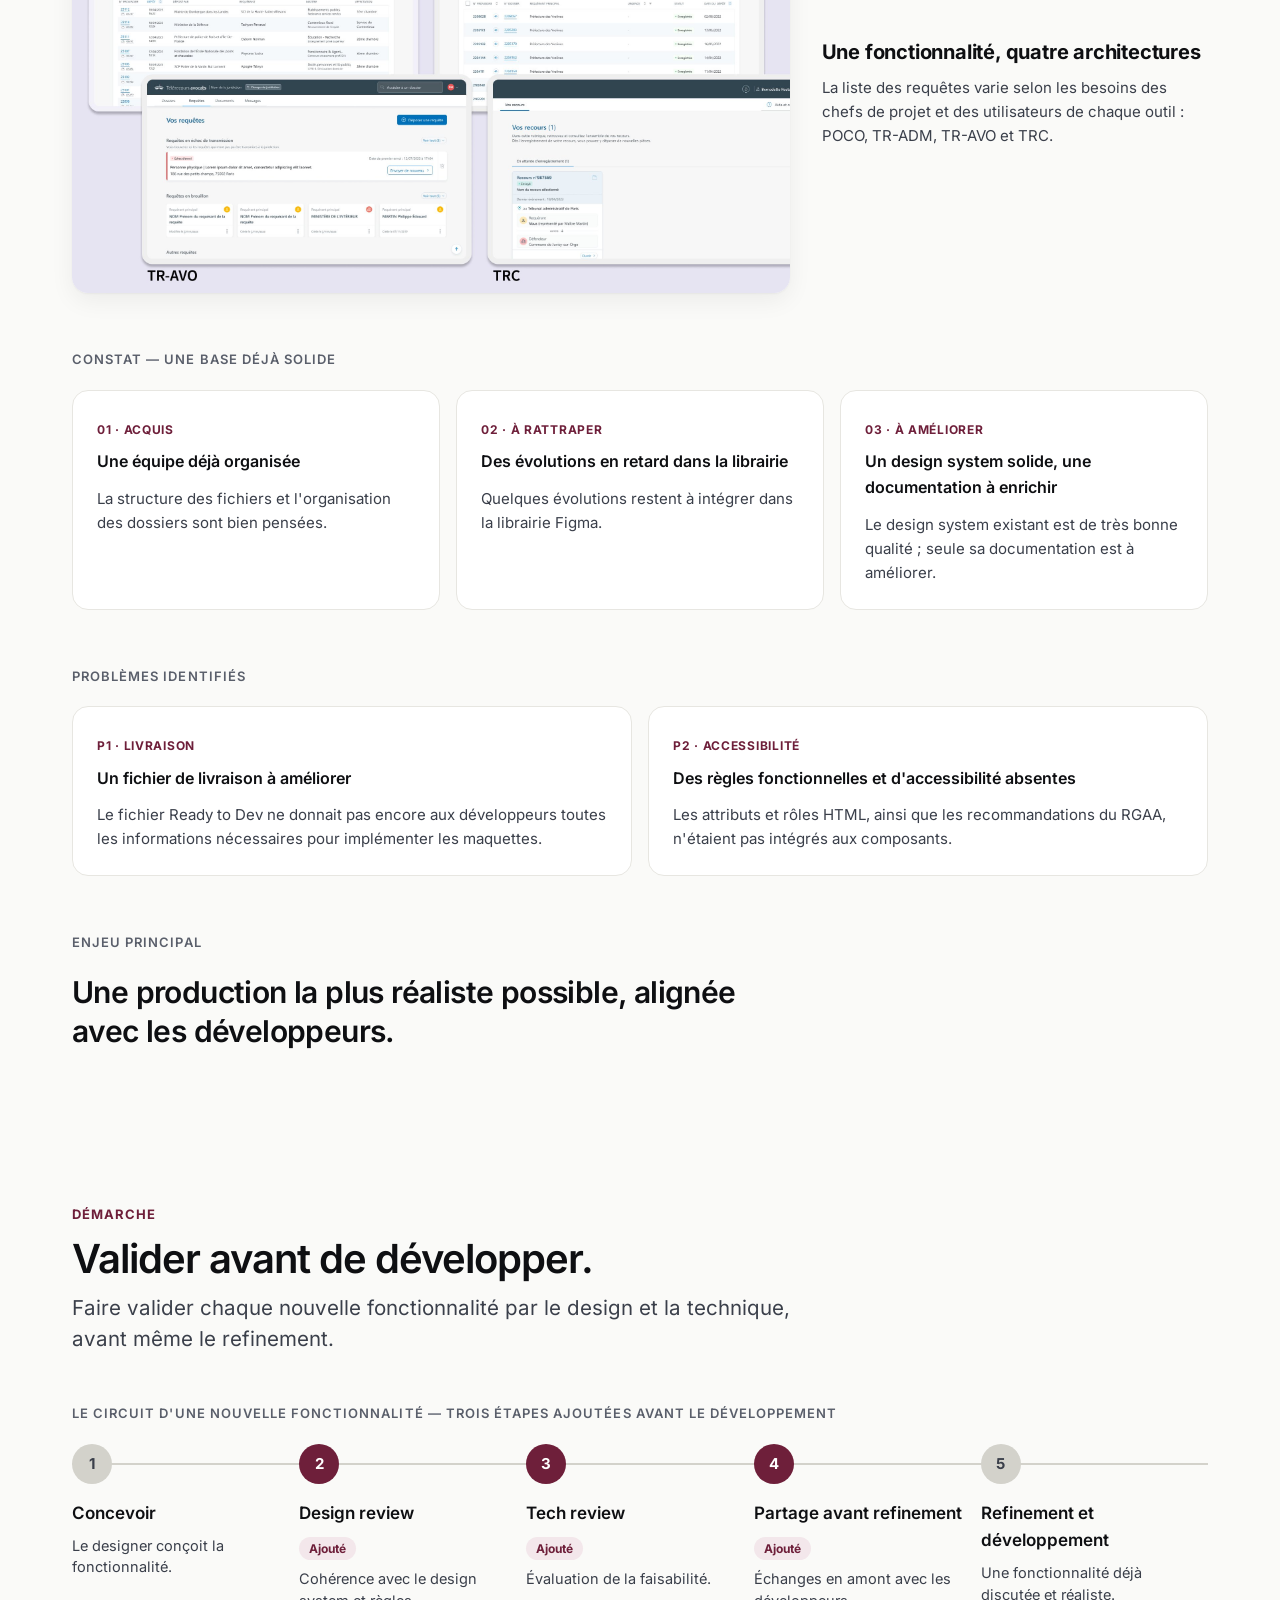
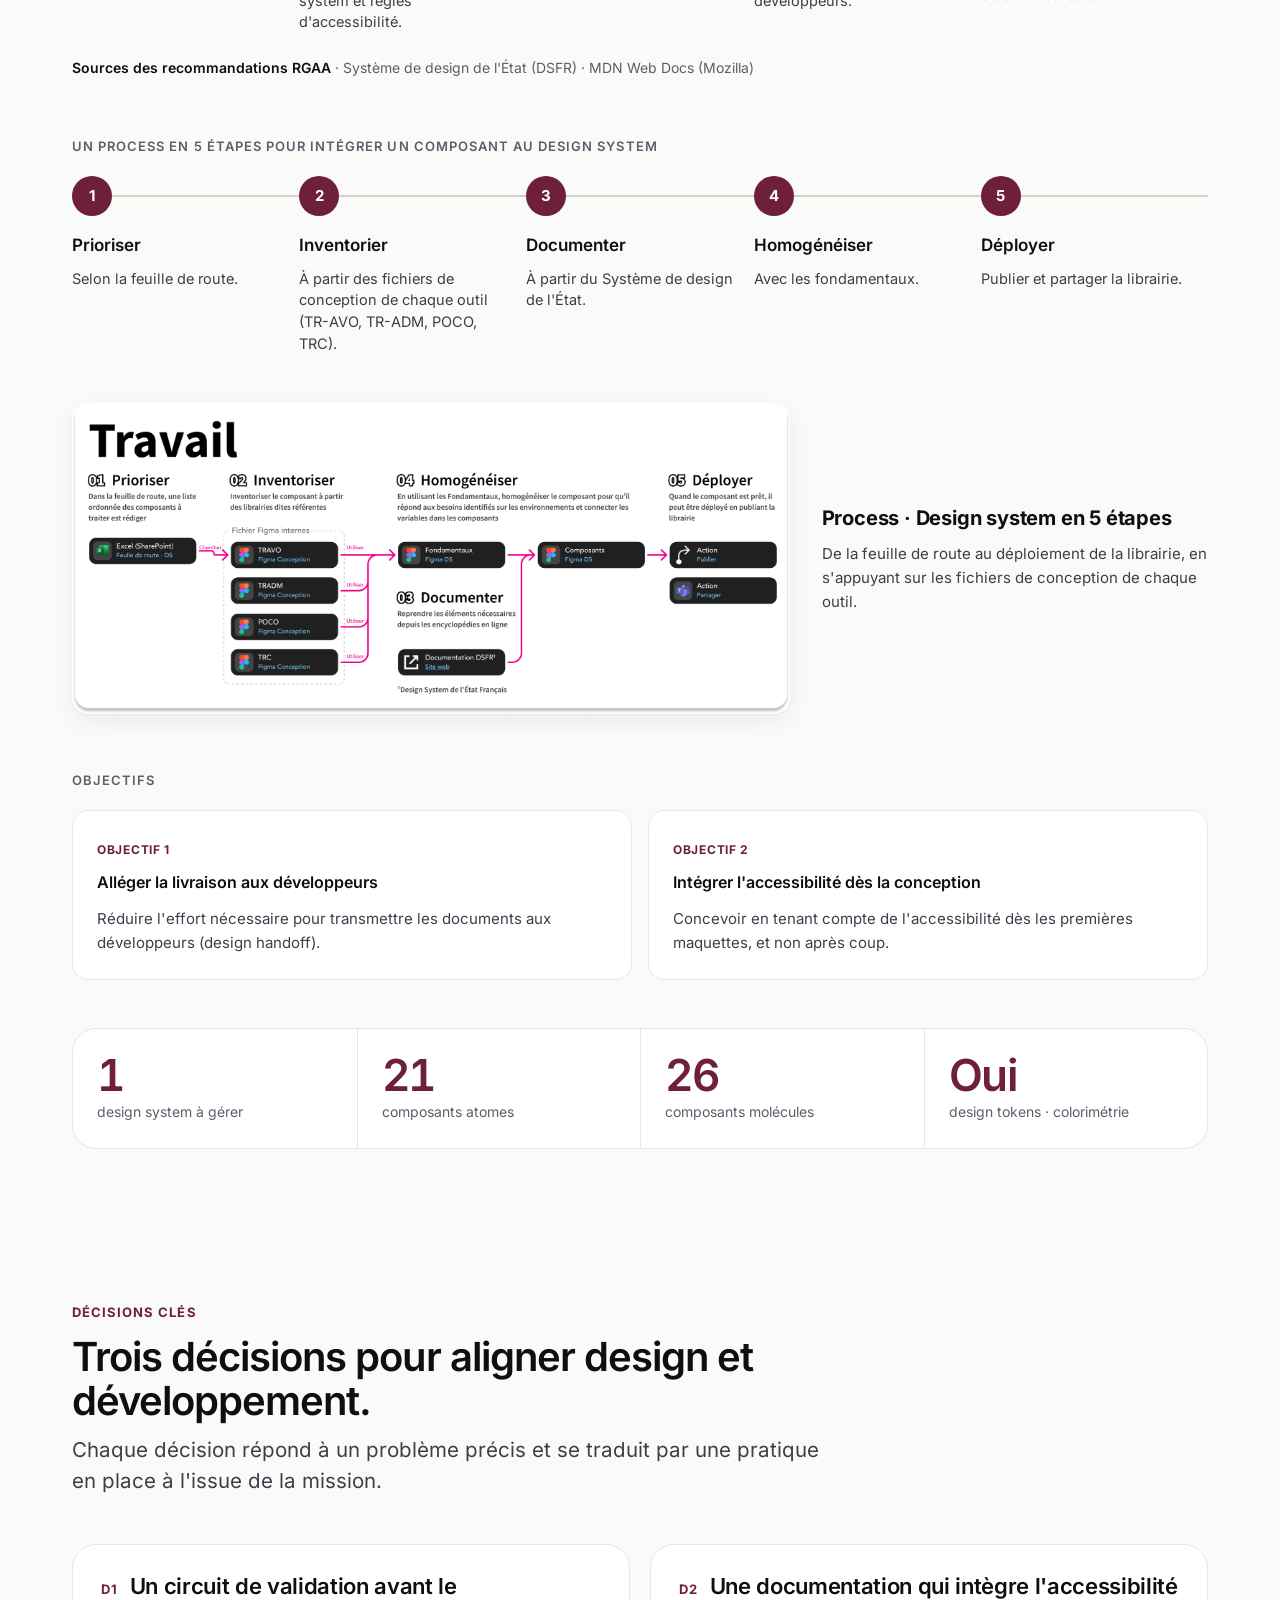
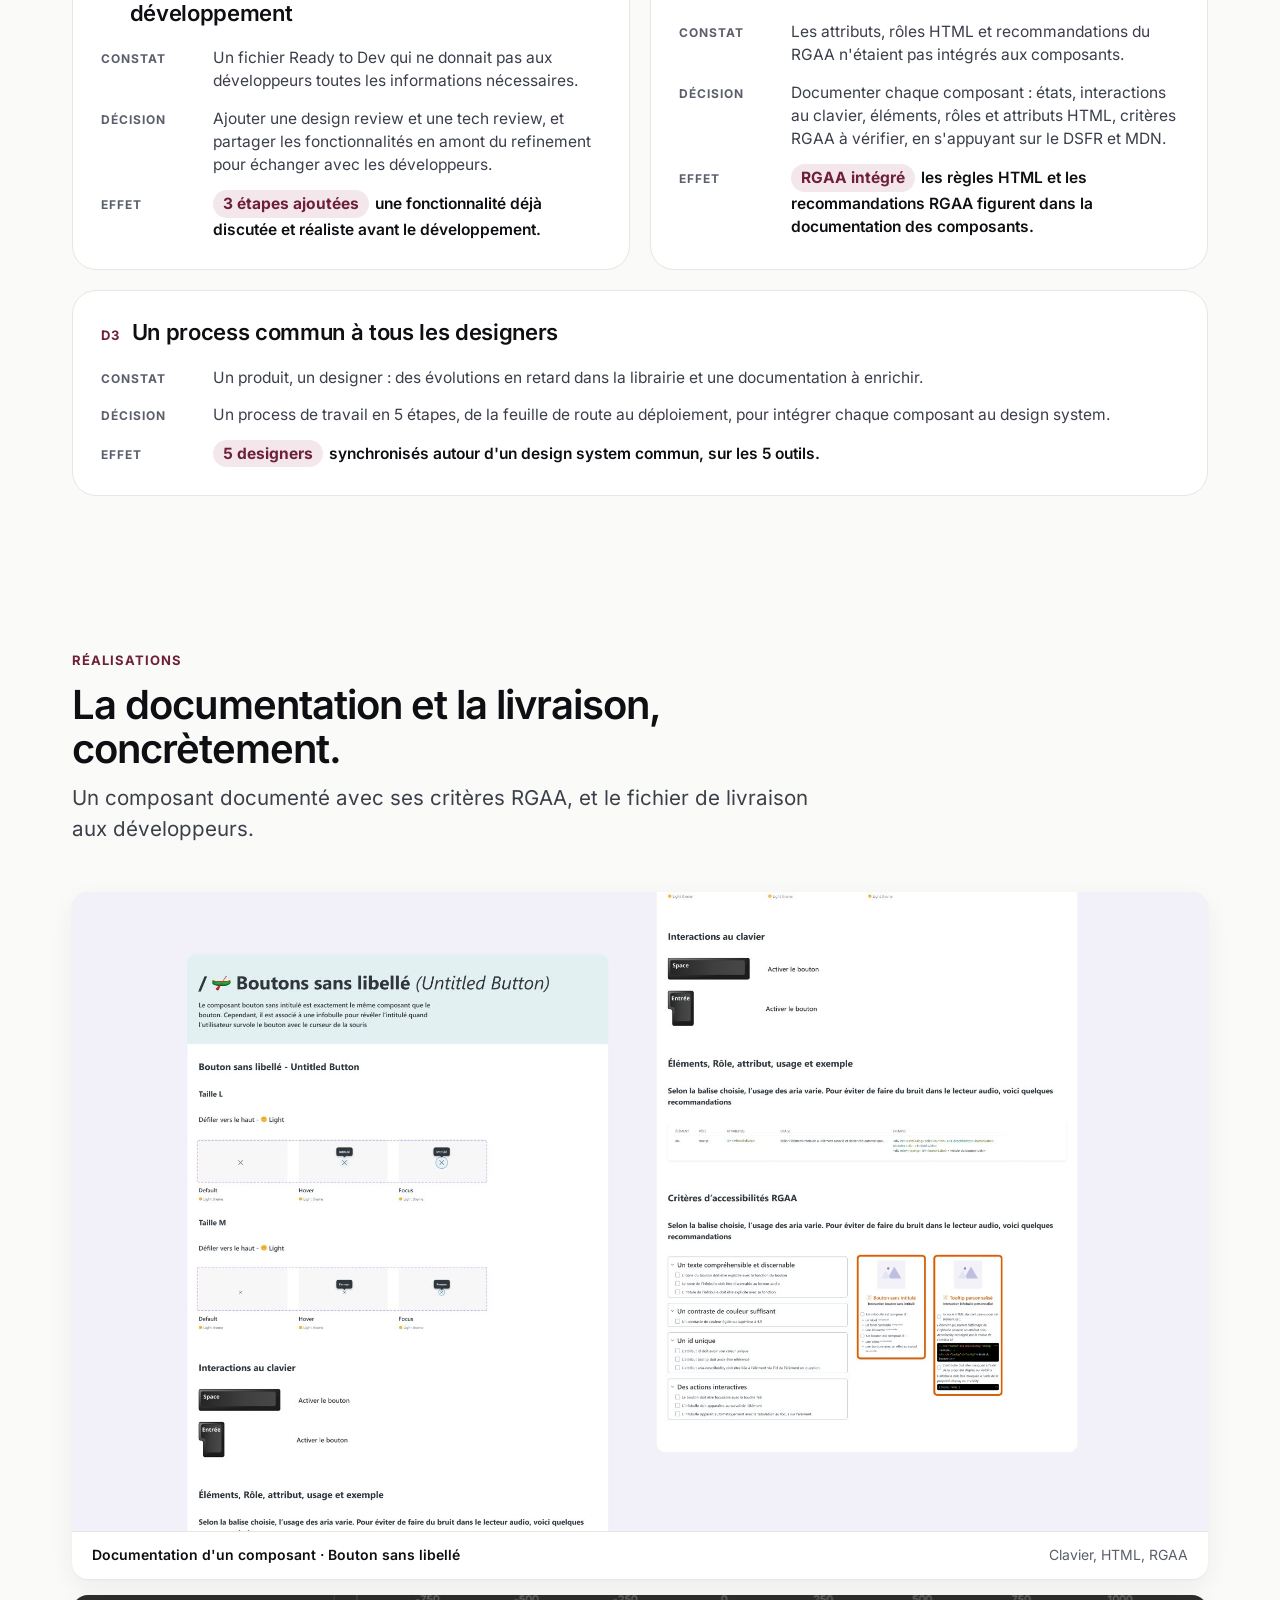
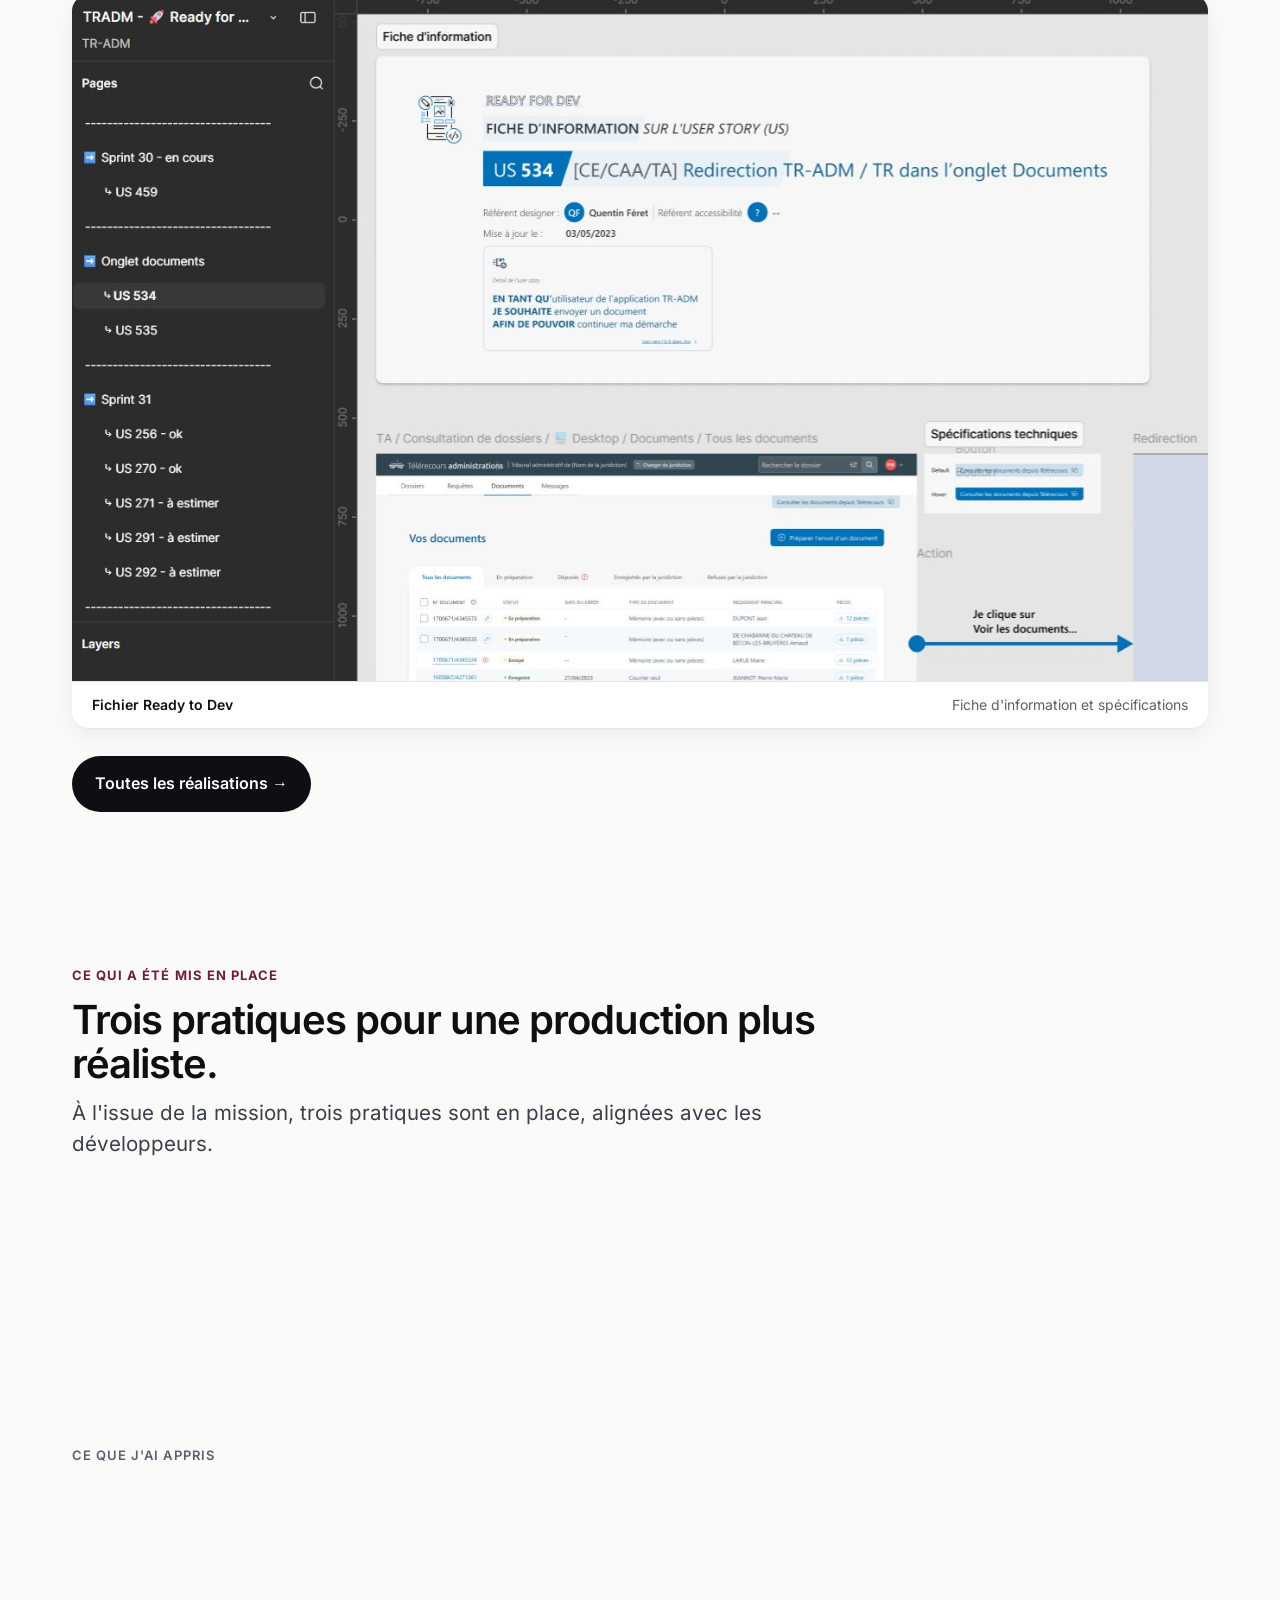
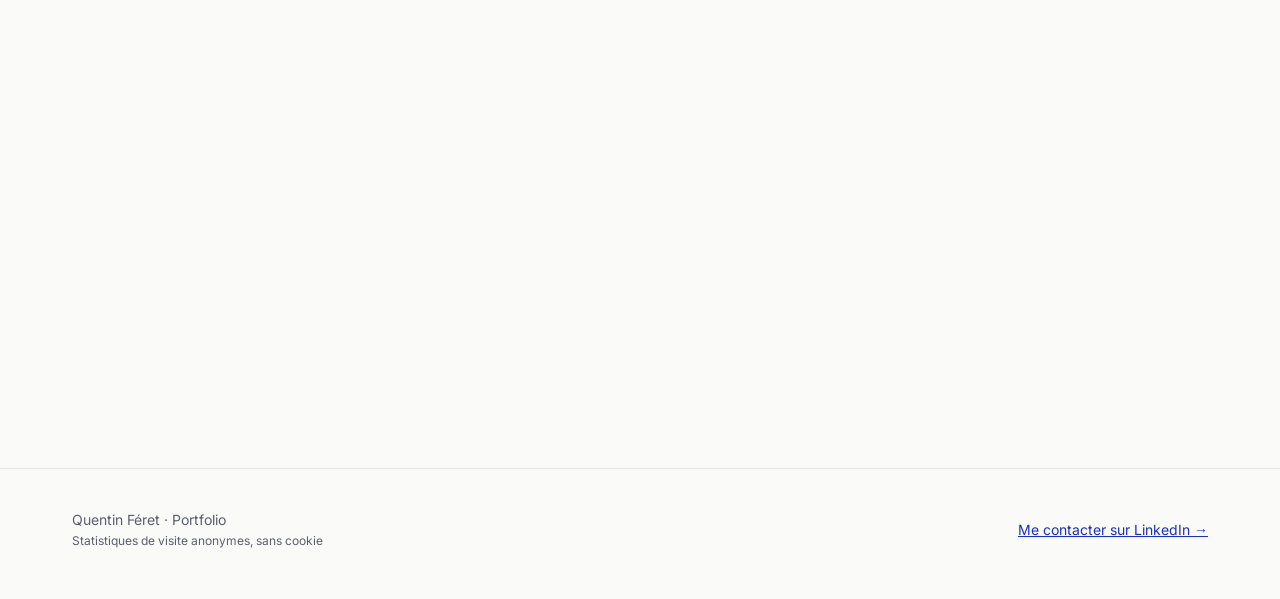
<file: cas03.html>
<!doctype html>
<html lang="fr">
<head>
<meta charset="utf-8">
<meta name="viewport" content="width=device-width, initial-scale=1">
<title>Conseil d'État — Cas d'étude · Quentin Féret</title>
<meta name="description" content="Cas d'étude : refonte graphique de Télérecours pour le Conseil d'État. Un design system partagé par 5 designers, avec une documentation des composants qui intègre le RGAA.">
<meta name="theme-color" content="#FAFAF8">
<link rel="icon" href="data:image/svg+xml,%3Csvg xmlns=%22http://www.w3.org/2000/svg%22 viewBox=%220 0 64 64%22%3E%3Crect width=%2264%22 height=%2264%22 rx=%2214%22 fill=%22%230E0F12%22/%3E%3Ctext x=%2232%22 y=%2242%22 font-family=%22Helvetica,Arial%22 font-size=%2226%22 font-weight=%22700%22 fill=%22white%22 text-anchor=%22middle%22%3EQF%3C/text%3E%3C/svg%3E">
<link rel="preload" href="assets/fonts/inter-latin-600-normal.woff2" as="font" type="font/woff2" crossorigin>
<link rel="stylesheet" href="assets/tokens.css">
<link rel="stylesheet" href="assets/case.css">
<script>document.documentElement.classList.add('js')</script>
<script defer src="https://cloud.umami.is/script.js" data-website-id="4f2ae9d7-1726-47b2-a085-174438b8aec9"></script>
</head>
<body class="t3">
<a class="skip" href="#contenu">Aller au contenu</a>

<header class="site-header">
<div class="wrap">
<a class="brand" href="index.html"><span class="mono" aria-hidden="true">QF</span><span>Quentin Féret <small>— Designer UX/UI</small></span></a>
<nav class="nav" aria-label="Navigation principale">
<a href="index.html" aria-current="page">Projets</a>
<a href="apropos.html">À propos</a>
<a href="https://www.linkedin.com/in/quentin-feret" target="_blank" rel="noopener" data-umami-event="contact-linkedin">Contact</a>
</nav>
</div>
</header>

<main id="contenu">

<!-- 1. EN-TÊTE -->
<section class="ch" aria-labelledby="h1">
<div class="wrap">
<p class="crumb"><a href="index.html">Projets</a> / Cas d'étude 03</p>
<div class="ch-top">
<div>
<p class="eyebrow" style="margin-bottom:16px">UX/UI × Design system</p>
<h1 class="display" id="h1">Conseil d'État</h1>
<p class="lead">Synchroniser 5 designers autour d'un design system commun, et intégrer l'accessibilité dès la conception pour la refonte graphique de Télérecours.</p>
<ul class="tags"><li>Refonte graphique</li><li>Design system</li><li>Service public</li></ul>
</div>
<aside class="kpi-hero" aria-label="Chiffre clé">
<span class="label">Périmètre</span>
<span class="big num sm">5&nbsp;outils<br>5&nbsp;designers</span>
<p>Les designers des outils de Télérecours, synchronisés autour d'un design system commun.</p>
</aside>
</div>
<dl class="meta">
<div><dt>Client</dt><dd>Conseil d'État</dd></div>
<div><dt>Rôle</dt><dd>Designer UX/UI</dd></div>
<div><dt>Période</dt><dd>Févr. 2022 – août 2023</dd></div>
<div><dt>Équipe</dt><dd>CGI et la DSI du Conseil d'État</dd></div>
<div><dt>Outils</dt><dd>Figma</dd></div>
</dl>
<div class="cover"><img src="assets/index-03.jpg" alt="Design system UI Kit V2.0 des services de Télérecours du Conseil d'État : boutons, liste déroulante, cases à cocher, champs de saisie, calendrier, dépôt de fichiers." width="2400" height="1350"></div>
</div>
</section>

<nav class="snav" aria-label="Sommaire du cas">
<ul>
<li><a href="#tldr"><b>01</b>En bref</a></li>
<li><a href="#contexte"><b>02</b>Contexte &amp; enjeu</a></li>
<li><a href="#demarche"><b>03</b>Démarche</a></li>
<li><a href="#decisions"><b>04</b>Décisions clés</a></li>
<li><a href="#realisations"><b>05</b>Réalisations</a></li>
<li><a href="#resultats"><b>06</b>Ce qui a été mis en place</a></li>
</ul>
</nav>

<div class="wrap">

<!-- 2. TL;DR -->
<section class="sec" id="tldr" aria-labelledby="h-tldr" style="padding-top:64px">
<div class="sec-head"><p class="k">En bref</p><h2 class="title" id="h-tldr">Le problème, ma décision, l'effet.</h2></div>
<div class="tldr reveal">
<div><h3>Problème</h3><p>Un fichier de livraison incomplet, et des règles HTML et d'accessibilité absentes du design system.</p></div>
<div><h3>Décision</h3><p>Un circuit de validation avant le développement, et une documentation des composants qui intègre le RGAA.</p></div>
<div><h3>Effet</h3><p>Une production plus réaliste, alignée avec les développeurs, et un process en 5 étapes partagé par 5 outils.</p></div>
</div>
</section>

<!-- 3. CONTEXTE & ENJEU -->
<section class="sec" id="contexte" aria-labelledby="h-ctx">
<div class="sec-head"><p class="k">Contexte &amp; enjeu</p><h2 class="title" id="h-ctx">Un produit par designer, un seul système à partager.</h2></div>
<div class="prose reveal">
<p>L'outil Télérecours a fait l'objet d'une refonte graphique. À cette occasion, une recherche utilisateur a été lancée pour améliorer les fonctionnalités existantes. Chaque produit avait son designer, chargé d'en concevoir l'interface.</p>
<p><strong style="color:var(--ink)">Mon rôle :</strong> accompagner chaque designer, synchroniser les évolutions entre les produits, les centraliser dans une librairie et les partager avec l'ensemble des designers.</p>
</div>
<figure class="fig reveal">
<div class="img"><img src="assets/cas03-01.jpg" alt="Avant / après de Télérecours : l'ancienne liste des requêtes, puis le nouveau Portail contentieux avec onglets, filtres par statut et tableau aéré." loading="lazy" decoding="async"></div>
<figcaption><h4>Avant / après · Liste des requêtes</h4><p>De l'ancien Télérecours au nouveau Portail contentieux : la même liste de requêtes, refondue graphiquement.</p></figcaption>
</figure>

<h3 class="sub">Périmètre — les 5 outils de Télérecours</h3>
<div class="scope reveal">
<div class="card"><h4>Télérecours citoyens</h4><ul><li>Refonte · une application plus accessible et plus ergonomique</li></ul></div>
<div class="card"><h4>Télérecours avocats</h4><ul><li>Refonte · en adéquation avec les nouveaux usages</li></ul></div>
<div class="card"><h4>Télérecours administrations</h4><ul><li>Conception · un Télérecours à destination des administrations</li></ul></div>
<div class="card"><h4>Portail contentieux</h4><ul><li>Refonte et fusion · deux outils réunis en une seule application</li></ul></div>
<div class="card"><h4>Annuaire des magistrats</h4><ul><li>Conception · un annuaire à destination des magistrats</li></ul></div>
</div>
<figure class="fig reveal">
<div class="img"><img src="assets/cas03-02.jpg" alt="La liste des requêtes dans quatre outils : POCO, TR-ADM, TR-AVO et TRC, chacun avec une architecture d'information différente." loading="lazy" decoding="async"></div>
<figcaption><h4>Une fonctionnalité, quatre architectures</h4><p>La liste des requêtes varie selon les besoins des chefs de projet et des utilisateurs de chaque outil : POCO, TR-ADM, TR-AVO et TRC.</p></figcaption>
</figure>

<h3 class="sub">Constat — une base déjà solide</h3>
<div class="pb reveal">
<div class="card"><span class="id">01 · ACQUIS</span><h4>Une équipe déjà organisée</h4><p>La structure des fichiers et l'organisation des dossiers sont bien pensées.</p></div>
<div class="card"><span class="id">02 · À RATTRAPER</span><h4>Des évolutions en retard dans la librairie</h4><p>Quelques évolutions restent à intégrer dans la librairie Figma.</p></div>
<div class="card"><span class="id">03 · À AMÉLIORER</span><h4>Un design system solide, une documentation à enrichir</h4><p>Le design system existant est de très bonne qualité ; seule sa documentation est à améliorer.</p></div>
</div>

<h3 class="sub">Problèmes identifiés</h3>
<div class="pb n2 reveal">
<div class="card"><span class="id">P1 · LIVRAISON</span><h4>Un fichier de livraison à améliorer</h4><p>Le fichier Ready to Dev ne donnait pas encore aux développeurs toutes les informations nécessaires pour implémenter les maquettes.</p></div>
<div class="card"><span class="id">P2 · ACCESSIBILITÉ</span><h4>Des règles fonctionnelles et d'accessibilité absentes</h4><p>Les attributs et rôles HTML, ainsi que les recommandations du RGAA, n'étaient pas intégrés aux composants.</p></div>
</div>

<h3 class="sub">Enjeu principal</h3>
<p class="callout wide reveal" style="margin-top:0">Une production la plus réaliste possible, alignée avec les développeurs.</p>
</section>

<!-- 4. DÉMARCHE -->
<section class="sec" id="demarche" aria-labelledby="h-dem">
<div class="sec-head"><p class="k">Démarche</p><h2 class="title" id="h-dem">Valider avant de développer.</h2>
<p class="lead">Faire valider chaque nouvelle fonctionnalité par le design et la technique, avant même le refinement.</p></div>
<h3 class="sub" style="margin-top:0">Le circuit d'une nouvelle fonctionnalité — trois étapes ajoutées avant le développement</h3>
<ol class="steps sprint reveal">
<li><h4>Concevoir</h4><p>Le designer conçoit la fonctionnalité.</p></li>
<li class="new"><h4>Design review</h4><span class="badge">Ajouté</span><p>Cohérence avec le design system et règles d'accessibilité.</p></li>
<li class="new"><h4>Tech review</h4><span class="badge">Ajouté</span><p>Évaluation de la faisabilité.</p></li>
<li class="new"><h4>Partage avant refinement</h4><span class="badge">Ajouté</span><p>Échanges en amont avec les développeurs.</p></li>
<li><h4>Refinement et développement</h4><p>Une fonctionnalité déjà discutée et réaliste.</p></li>
</ol>
<p class="srcs"><b>Sources des recommandations RGAA</b> · Système de design de l'État (DSFR) · MDN Web Docs (Mozilla)</p>

<h3 class="sub">Un process en 5 étapes pour intégrer un composant au design system</h3>
<ol class="steps reveal">
<li><h4>Prioriser</h4><p>Selon la feuille de route.</p></li>
<li><h4>Inventorier</h4><p>À partir des fichiers de conception de chaque outil (TR-AVO, TR-ADM, POCO, TRC).</p></li>
<li><h4>Documenter</h4><p>À partir du Système de design de l'État.</p></li>
<li><h4>Homogénéiser</h4><p>Avec les fondamentaux.</p></li>
<li><h4>Déployer</h4><p>Publier et partager la librairie.</p></li>
</ol>
<figure class="fig reveal" style="margin-top:48px">
<div class="img"><img src="assets/cas03-03.png" alt="Processus de travail sur le design system en cinq étapes : prioriser, inventorier, documenter, homogénéiser, déployer." loading="lazy" decoding="async"></div>
<figcaption><h4>Process · Design system en 5 étapes</h4><p>De la feuille de route au déploiement de la librairie, en s'appuyant sur les fichiers de conception de chaque outil.</p></figcaption>
</figure>

<h3 class="sub">Objectifs</h3>
<div class="pb n2 reveal">
<div class="card"><span class="id">OBJECTIF 1</span><h4>Alléger la livraison aux développeurs</h4><p>Réduire l'effort nécessaire pour transmettre les documents aux développeurs (design handoff).</p></div>
<div class="card"><span class="id">OBJECTIF 2</span><h4>Intégrer l'accessibilité dès la conception</h4><p>Concevoir en tenant compte de l'accessibilité dès les premières maquettes, et non après coup.</p></div>
</div>

<div class="vol n4 reveal" role="group" aria-label="Volumétrie du design system" style="margin-top:48px">
<div><span class="num">1</span><p>design system à gérer</p></div>
<div><span class="num">21</span><p>composants atomes</p></div>
<div><span class="num">26</span><p>composants molécules</p></div>
<div><span class="num">Oui</span><p>design tokens · colorimétrie</p></div>
</div>
</section>

<!-- 5. DÉCISIONS CLÉS -->
<section class="sec" id="decisions" aria-labelledby="h-dec">
<div class="sec-head"><p class="k">Décisions clés</p><h2 class="title" id="h-dec">Trois décisions pour aligner design et développement.</h2>
<p class="lead">Chaque décision répond à un problème précis et se traduit par une pratique en place à l'issue de la mission.</p></div>
<div class="decs n3">
<article class="dec reveal"><header><b>D1</b><h3>Un circuit de validation avant le développement</h3></header>
<dl>
<div><dt>Constat</dt><dd>Un fichier Ready to Dev qui ne donnait pas aux développeurs toutes les informations nécessaires.</dd></div>
<div><dt>Décision</dt><dd>Ajouter une design review et une tech review, et partager les fonctionnalités en amont du refinement pour échanger avec les développeurs.</dd></div>
<div><dt>Effet</dt><dd class="eff"><span>3 étapes ajoutées</span>une fonctionnalité déjà discutée et réaliste avant le développement.</dd></div>
</dl></article>
<article class="dec reveal" data-d="1"><header><b>D2</b><h3>Une documentation qui intègre l'accessibilité</h3></header>
<dl>
<div><dt>Constat</dt><dd>Les attributs, rôles HTML et recommandations du RGAA n'étaient pas intégrés aux composants.</dd></div>
<div><dt>Décision</dt><dd>Documenter chaque composant : états, interactions au clavier, éléments, rôles et attributs HTML, critères RGAA à vérifier, en s'appuyant sur le DSFR et MDN.</dd></div>
<div><dt>Effet</dt><dd class="eff"><span>RGAA intégré</span>les règles HTML et les recommandations RGAA figurent dans la documentation des composants.</dd></div>
</dl></article>
<article class="dec reveal"><header><b>D3</b><h3>Un process commun à tous les designers</h3></header>
<dl>
<div><dt>Constat</dt><dd>Un produit, un designer : des évolutions en retard dans la librairie et une documentation à enrichir.</dd></div>
<div><dt>Décision</dt><dd>Un process de travail en 5 étapes, de la feuille de route au déploiement, pour intégrer chaque composant au design system.</dd></div>
<div><dt>Effet</dt><dd class="eff"><span>5 designers</span>synchronisés autour d'un design system commun, sur les 5 outils.</dd></div>
</dl></article>
</div>
</section>

<!-- 6. RÉALISATIONS -->
<section class="sec" id="realisations" aria-labelledby="h-real">
<div class="sec-head"><p class="k">Réalisations</p><h2 class="title" id="h-real">La documentation et la livraison, concrètement.</h2>
<p class="lead">Un composant documenté avec ses critères RGAA, et le fichier de livraison aux développeurs.</p></div>
<div class="shots">
<figure class="shot reveal"><img src="assets/cas03-realisations-01.jpg" alt="Documentation du composant bouton sans libellé : interactions clavier, éléments et rôles HTML, critères RGAA." loading="lazy" decoding="async"><figcaption>Documentation d'un composant · Bouton sans libellé <span>Clavier, HTML, RGAA</span></figcaption></figure>
<figure class="shot reveal"><img src="assets/cas03-realisations-07.jpg" alt="Fichier Ready to Dev : fiche d'information sur une user story avec spécifications techniques." loading="lazy" decoding="async"><figcaption>Fichier Ready to Dev <span>Fiche d'information et spécifications</span></figcaption></figure>
</div>
<div class="cta-row"><a class="btn btn-primary" href="cas03-realisations.html">Toutes les réalisations →</a></div>
</section>

<!-- 7. CE QUI A ÉTÉ MIS EN PLACE -->
<section class="sec" id="resultats" aria-labelledby="h-res">
<div class="sec-head"><p class="k">Ce qui a été mis en place</p><h2 class="title" id="h-res">Trois pratiques pour une production plus réaliste.</h2>
<p class="lead">À l'issue de la mission, trois pratiques sont en place, alignées avec les développeurs.</p></div>
<ol class="benef n3 reveal">
<li><b>01</b><strong>Un circuit de validation avant le développement</strong>Design review, tech review et partage des fonctionnalités en amont du refinement.</li>
<li><b>02</b><strong>Une documentation qui intègre l'accessibilité</strong>Les règles HTML (éléments, rôles, attributs) et les recommandations RGAA dans la documentation des composants.</li>
<li><b>03</b><strong>Un process commun aux designers</strong>Un process de travail en 5 étapes, partagé par les designers des 5 outils.</li>
</ol>

<h3 class="sub">Ce que j'ai appris</h3>
<div class="learn reveal">
<div class="card"><b>01</b><p>Gérer un design system partagé entre 5 designers.</p></div>
<div class="card"><b>02</b><p>Intégrer l'accessibilité numérique (RGAA) dans la conception.</p></div>
<div class="card"><b>03</b><p>Tester en amont de la production.</p></div>
</div>
</section>

<aside class="next reveal">
<h2>Retour aux trois cas</h2>
<a class="btn" data-umami-event="cas-complet" href="index.html">Voir les projets →</a>
</aside>

</div>
</main>

<footer class="site-footer">
<div class="wrap"><span>Quentin Féret · Portfolio <small style="display:block;font-size:12px;color:var(--ink-3)">Statistiques de visite anonymes, sans cookie</small></span><a href="https://www.linkedin.com/in/quentin-feret" target="_blank" rel="noopener" data-umami-event="contact-linkedin">Me contacter sur LinkedIn →</a></div>
</footer>

<script>
(function(){
  var reduce=window.matchMedia&&matchMedia('(prefers-reduced-motion: reduce)').matches;
  var els=document.querySelectorAll('.reveal');
  if('IntersectionObserver' in window&&!reduce){
    var io=new IntersectionObserver(function(es){es.forEach(function(e){if(e.isIntersecting){e.target.classList.add('in');io.unobserve(e.target)}})},{threshold:.12});
    els.forEach(function(e){io.observe(e)});
    var links=[].slice.call(document.querySelectorAll('.snav a'));
    var map={};links.forEach(function(a){map[a.getAttribute('href').slice(1)]=a});
    var so=new IntersectionObserver(function(es){es.forEach(function(e){if(e.isIntersecting){links.forEach(function(a){a.classList.remove('on')});map[e.target.id].classList.add('on')}})},{rootMargin:'-30% 0px -60% 0px'});
    Object.keys(map).forEach(function(id){var s=document.getElementById(id);if(s)so.observe(s)});
  }else{els.forEach(function(e){e.classList.add('in')})}
})();
</script>
</body>
</html>
</file>
<file: assets/tokens.css>
/* ==========================================================
   Système de design du portfolio — jetons + composants de base
   Utilisé par index.html (refonte DA). Les autres pages seront
   migrées ensuite, page par page.
   ========================================================== */

@font-face{font-family:"Inter";font-weight:400;font-style:normal;font-display:swap;src:url(fonts/inter-latin-400-normal.woff2) format("woff2")}
@font-face{font-family:"Inter";font-weight:500;font-style:normal;font-display:swap;src:url(fonts/inter-latin-500-normal.woff2) format("woff2")}
@font-face{font-family:"Inter";font-weight:600;font-style:normal;font-display:swap;src:url(fonts/inter-latin-600-normal.woff2) format("woff2")}
@font-face{font-family:"Inter";font-weight:700;font-style:normal;font-display:swap;src:url(fonts/inter-latin-700-normal.woff2) format("woff2")}

:root{
  /* Couleurs — base neutre chaude */
  --bg:#FAFAF8;
  --surface:#FFFFFF;
  --ink:#0E0F12;
  --ink-2:#3A3F4A;
  --ink-3:#5A5F6B;       /* AA sur --bg (6,3:1) */
  --line:#E7E6E1;
  --line-strong:#D3D2CB;

  /* Accent signature (liens, chiffres, focus) */
  --accent:#2340FF;
  --accent-ink:#1A2FC4;  /* survol / texte accent sur fond clair */
  --accent-soft:#E9ECFF;

  /* Teintes par cas */
  --c1:#0B1F4B; --c1-soft:#E8ECF6;   /* SNCF Gares & Connexions — bleu nuit */
  --c2:#0E5F63; --c2-soft:#E3F0F0;   /* Île-de-France Mobilités — vert-pétrole */
  --c3:#6E1F3A; --c3-soft:#F3E7EB;   /* Conseil d'État — bordeaux sourd */

  /* Échelle typographique (5 valeurs) */
  --fs-display:clamp(40px,5.2vw,64px);
  --fs-title:clamp(28px,3.4vw,40px);
  --fs-lead:clamp(18px,1.6vw,22px);
  --fs-body:17px;
  --fs-small:13px;

  /* Espace — unité de 8 px */
  --u:8px;
  --section:clamp(96px,12vw,160px);
  --gutter:clamp(16px,4vw,32px);
  --maxw:1200px;

  /* Formes */
  --r-sm:10px; --r-md:16px; --r-lg:24px; --r-pill:999px;
  --shadow-1:0 1px 2px rgba(14,15,18,.04),0 8px 24px rgba(14,15,18,.06);
  --shadow-2:0 2px 4px rgba(14,15,18,.05),0 24px 56px rgba(14,15,18,.12);

  /* Mouvement */
  --ease:cubic-bezier(.2,.7,.2,1);
  --t:300ms;
}

*,*::before,*::after{box-sizing:border-box}
html{-webkit-text-size-adjust:100%;scroll-behavior:smooth}
body{margin:0;background:var(--bg);color:var(--ink);font-family:"Inter","Helvetica Neue",Helvetica,Arial,sans-serif;font-size:var(--fs-body);line-height:1.6;-webkit-font-smoothing:antialiased;text-rendering:optimizeLegibility}
img{max-width:100%;display:block}
a{color:var(--accent-ink)}
:focus-visible{outline:3px solid var(--accent);outline-offset:3px;border-radius:6px}
.wrap{max-width:var(--maxw);margin:0 auto;padding:0 var(--gutter)}
.skip{position:absolute;left:-999px;top:8px;background:var(--ink);color:#fff;padding:8px 16px;border-radius:var(--r-sm);z-index:10}
.skip:focus{left:8px}

/* Typographie */
.display{font-size:var(--fs-display);line-height:1.02;letter-spacing:-.035em;font-weight:600;margin:0}
.title{font-size:var(--fs-title);line-height:1.1;letter-spacing:-.025em;font-weight:600;margin:0}
.lead{font-size:var(--fs-lead);line-height:1.5;color:var(--ink-2);margin:0}
.eyebrow{font-size:var(--fs-small);font-weight:600;letter-spacing:.08em;text-transform:uppercase;color:var(--accent-ink);margin:0}
.num{font-variant-numeric:tabular-nums;font-feature-settings:"tnum","ss01";letter-spacing:-.03em;font-weight:600}

/* Boutons */
.btn{display:inline-flex;align-items:center;gap:8px;padding:14px 22px;border-radius:var(--r-pill);font-weight:600;font-size:16px;text-decoration:none;border:1px solid transparent;transition:transform var(--t) var(--ease),background var(--t),box-shadow var(--t)}
.btn-primary{background:var(--ink);color:#fff}
.btn-primary:hover{background:var(--accent);color:#fff;transform:translateY(-2px)}
.btn-ghost{background:transparent;color:var(--ink);border-color:var(--line-strong)}
.btn-ghost:hover{border-color:var(--ink);color:var(--ink);transform:translateY(-2px)}

/* En-tête / pied */
.site-header{position:sticky;top:0;z-index:5;background:rgba(250,250,248,.82);backdrop-filter:saturate(1.4) blur(14px);-webkit-backdrop-filter:saturate(1.4) blur(14px);border-bottom:1px solid var(--line)}
.site-header .wrap{display:flex;flex-wrap:wrap;justify-content:space-between;align-items:center;gap:16px;padding-top:16px;padding-bottom:16px}
.brand{display:flex;align-items:center;gap:12px;font-weight:600;font-size:16px;color:var(--ink);text-decoration:none;letter-spacing:-.01em}
.brand .mono{display:grid;place-items:center;width:32px;height:32px;border-radius:9px;background:var(--ink);color:#fff;font-size:13px;font-weight:700;letter-spacing:0}
.brand small{font-weight:400;color:var(--ink-3);font-size:14px}
.nav{display:flex;gap:28px;font-size:15px}
.nav a{color:var(--ink-2);text-decoration:none;padding:4px 0;border-bottom:2px solid transparent}
.nav a:hover,.nav a[aria-current]{color:var(--ink);border-bottom-color:var(--ink)}
.site-footer{border-top:1px solid var(--line);margin-top:var(--section)}
.site-footer .wrap{display:flex;flex-wrap:wrap;justify-content:space-between;align-items:center;gap:16px;padding-top:40px;padding-bottom:48px;font-size:14px;color:var(--ink-3)}

/* Révélation au scroll (sans JS : tout reste visible) */
.js .reveal{opacity:0;transform:translateY(14px);transition:opacity var(--t) var(--ease),transform 500ms var(--ease)}
.js .reveal.in{opacity:1;transform:none}
.js .reveal[data-d="1"]{transition-delay:80ms}
.js .reveal[data-d="2"]{transition-delay:160ms}

@media (prefers-reduced-motion:reduce){
  html{scroll-behavior:auto}
  *,*::before,*::after{animation:none!important;transition:none!important}
  .js .reveal{opacity:1;transform:none}
}
</file>
<file: assets/home.css>
/* Accueil — hero, bandeau de preuves, affiches de cas */

/* ---------- Hero ---------- */
.hero{padding:clamp(48px,8vw,104px) 0 clamp(56px,7vw,96px)}
.hero .wrap{display:grid;grid-template-columns:minmax(0,1.05fr) minmax(0,.95fr);gap:clamp(32px,6vw,80px);align-items:center}
.hero-copy{display:flex;flex-direction:column;gap:28px}
.hero-copy .display em{font-style:normal;color:var(--accent)}
.hero-cta{display:flex;flex-wrap:wrap;gap:12px;margin-top:4px}
.hero-meta{font-size:14px;color:var(--ink-3);margin:0}

/* Visuel : le système qui s'assemble (atomes → molécules → modèle de page) */
.sys{position:relative;width:100%;max-width:520px;justify-self:end}
.sys-stage{position:relative;padding:20px;border-radius:var(--r-lg)}
.sys-page{position:absolute;inset:0;border-radius:var(--r-lg);background:var(--surface);border:1px solid var(--line);box-shadow:var(--shadow-2);animation:pageIn 700ms var(--ease) 3.1s both}
.sys-top{position:absolute;left:0;right:0;top:0;height:44px;border-bottom:1px solid var(--line);display:flex;align-items:center;gap:8px;padding:0 20px;animation:fadeIn 500ms var(--ease) 3.4s both}
.sys-top i{display:block;height:8px;border-radius:4px;background:var(--line-strong)}
.sys-top i:first-child{width:18px;height:18px;border-radius:6px;background:var(--ink)}
.sys-body{position:relative;display:grid;grid-template-columns:1fr 1fr;grid-template-rows:auto auto;gap:16px;padding-top:40px}
.mol{position:relative;border:1.5px dashed transparent;border-radius:var(--r-md);padding:14px;display:flex;flex-direction:column;gap:10px;animation:molIn 600ms var(--ease) both}
.mol b{position:absolute;top:-9px;left:12px;padding:0 6px;background:var(--surface);font-size:10.5px;font-weight:600;letter-spacing:.06em;text-transform:uppercase;color:var(--accent-ink);opacity:0;animation:fadeIn 400ms var(--ease) both}
.mol-search{grid-column:1/-1;flex-direction:row;align-items:center;animation-delay:2.0s}
.mol-search b{animation-delay:2.1s}
.mol-card{animation-delay:2.2s}
.mol-card b{animation-delay:2.3s}
.mol-list{animation-delay:2.4s}
.mol-list b{animation-delay:2.5s}
.at{opacity:0;animation:atomIn 500ms var(--ease) both}
.at-input{flex:1;height:34px;border-radius:9px;border:1px solid var(--line-strong);background:var(--bg);display:flex;align-items:center;padding:0 12px;gap:8px;animation-delay:.3s}
.at-input i{display:block;width:60%;height:6px;border-radius:3px;background:var(--line-strong)}
.at-btn{height:34px;padding:0 16px;border-radius:9px;background:var(--accent);display:grid;place-items:center;color:#fff;font-size:12px;font-weight:600}
.at-search-btn{animation-delay:.5s}
.at-img{height:76px;border-radius:10px;background:linear-gradient(135deg,var(--c1-soft),var(--accent-soft));animation-delay:.7s}
.at-line{height:7px;border-radius:4px;background:var(--line-strong)}
.at-line.s{width:62%}
.at-t1{animation-delay:.9s}.at-t2{animation-delay:1.0s}
.at-chip{align-self:flex-start;height:22px;padding:0 10px;border-radius:999px;background:var(--accent-soft);color:var(--accent-ink);font-size:11px;font-weight:600;display:grid;place-items:center;animation-delay:1.15s}
.at-row{display:flex;align-items:center;gap:10px}
.at-row .at-line{flex:1}
.at-toggle{width:28px;height:16px;border-radius:999px;background:var(--line-strong);position:relative;flex:none}
.at-toggle::after{content:"";position:absolute;top:2px;left:2px;width:12px;height:12px;border-radius:50%;background:#fff}
.at-toggle.on{background:var(--accent)}
.at-toggle.on::after{left:14px}
.at-r4{animation-delay:1.75s}.at-r1{animation-delay:1.3s}.at-r2{animation-delay:1.45s}.at-r3{animation-delay:1.6s}

.sys-steps{display:flex;gap:8px;margin-top:20px;flex-wrap:wrap}
.sys-steps li{list-style:none;font-size:13px;font-weight:500;color:var(--ink-3);padding:6px 12px;border-radius:999px;border:1px solid var(--line);background:transparent;animation:stepOn 500ms var(--ease) both}
.sys-steps li:nth-child(1){animation-delay:.3s}
.sys-steps li:nth-child(2){animation-delay:2.0s}
.sys-steps li:nth-child(3){animation-delay:3.1s}
.sys-steps{padding:0;margin-bottom:0}

@keyframes atomIn{from{opacity:0;transform:scale(.86) translateY(6px)}to{opacity:1;transform:none}}
@keyframes molIn{from{border-color:transparent}to{border-color:rgba(35,64,255,.38)}}
@keyframes fadeIn{from{opacity:0}to{opacity:1}}
@keyframes pageIn{from{opacity:0;transform:scale(.97)}to{opacity:1;transform:none}}
@keyframes stepOn{from{opacity:.5}to{opacity:1;color:var(--ink);border-color:var(--ink);background:var(--surface)}}
/* Sans animation (reduced-motion) : état final visible */
@media (prefers-reduced-motion:reduce){.at,.mol b,.sys-top,.sys-page{opacity:1}.mol{border-color:rgba(35,64,255,.38)}.sys-steps li{color:var(--ink);border-color:var(--ink);background:var(--surface)}}

/* ---------- Bandeau de preuves ---------- */
.proof{border-top:1px solid var(--line);border-bottom:1px solid var(--line);background:var(--surface)}
.proof ul{margin:0;padding:0;list-style:none;display:grid;grid-template-columns:repeat(4,1fr)}
.proof li{padding:32px 24px;border-left:1px solid var(--line);display:flex;flex-direction:column;gap:4px}
.proof li:first-child{border-left:0;padding-left:0}
.proof .num{font-size:clamp(36px,4.4vw,56px);line-height:1;color:var(--ink)}
.proof .num span{color:var(--accent)}
.proof p{margin:0;font-size:14px;color:var(--ink-3);max-width:24ch}

/* ---------- Affiches de cas ---------- */
.cases{padding-top:var(--section)}
.cases-head{display:flex;flex-wrap:wrap;justify-content:space-between;align-items:flex-end;gap:16px 40px;margin-bottom:48px}
.cases-head .title{max-width:20ch}
.cases-head p{margin:0;max-width:44ch;color:var(--ink-3);font-size:15px}
.posters{display:grid;grid-template-columns:repeat(3,1fr);gap:24px}
.poster{--t1:var(--c1);--ts:var(--c1-soft);display:flex;flex-direction:column;text-decoration:none;color:var(--ink);background:var(--ts);border-radius:var(--r-lg);overflow:hidden;transition:transform var(--t) var(--ease),box-shadow var(--t)}
.poster.p2{--t1:var(--c2);--ts:var(--c2-soft)}
.poster.p3{--t1:var(--c3);--ts:var(--c3-soft)}
.poster:hover{transform:translateY(-6px);box-shadow:var(--shadow-2);color:var(--ink)}
.poster-head{display:flex;justify-content:space-between;align-items:baseline;padding:24px 24px 0;font-size:14px}
.poster-head b{font-weight:700;color:var(--t1);letter-spacing:.02em}
.poster-head span{color:var(--ink-3)}
.poster-fig{margin:20px 24px 0;border-radius:var(--r-md);overflow:hidden;background:var(--surface);box-shadow:var(--shadow-1);aspect-ratio:16/10}
.poster-fig img{width:100%;height:100%;object-fit:cover;object-position:left center;transition:transform 700ms var(--ease)}
.poster:hover .poster-fig img{transform:scale(1.04)}
.poster-body{display:flex;flex-direction:column;gap:12px;padding:24px 24px 28px;flex:1}
.poster h3{margin:0;font-size:26px;line-height:1.15;letter-spacing:-.02em;font-weight:600}
.poster .kpi{display:flex;flex-direction:column;gap:2px;padding:14px 0;border-top:1px solid rgba(14,15,18,.12);border-bottom:1px solid rgba(14,15,18,.12)}
.poster .kpi .num{font-size:34px;line-height:1.05;color:var(--t1)}
.poster .kpi span{font-size:13.5px;color:var(--ink-2)}
.poster p.desc{margin:0;font-size:15px;line-height:1.5;color:var(--ink-2)}
.poster .go{margin-top:auto;padding-top:6px;font-weight:600;font-size:15px;color:var(--t1);display:flex;align-items:center;gap:8px}
.poster .go i{font-style:normal;transition:transform var(--t) var(--ease)}
.poster:hover .go i{transform:translateX(5px)}

.orient{margin:32px 0 0;font-size:14px;color:var(--ink-3)}

/* ---------- Responsive ---------- */
@media (max-width:980px){
  .hero .wrap{grid-template-columns:1fr}
  .sys{justify-self:start;max-width:560px}
  .posters{grid-template-columns:1fr}
  .poster{flex-direction:row;flex-wrap:wrap}
  .poster-head{width:100%}
  .poster-fig{flex:1 1 300px;margin:20px 0 0 24px;align-self:flex-start}
  .poster-body{flex:1 1 300px}
}
@media (max-width:720px){
  .proof ul{grid-template-columns:1fr 1fr}
  .proof li:nth-child(odd){border-left:0;padding-left:0}
  .proof li:nth-child(n+3){border-top:1px solid var(--line)}
  .poster{flex-direction:column;flex-wrap:nowrap}
  .poster-fig{flex:none;margin:20px 24px 0;align-self:stretch}
  .poster-body{flex:none}
  .nav{gap:20px}
}
</file>
<file: assets/about.css>
/* À propos — voix d'abord, parcours ensuite */
.ab-hero{padding:clamp(48px,8vw,104px) 0 clamp(48px,6vw,80px)}
.ab-hero .wrap{display:grid;grid-template-columns:minmax(0,1.15fr) minmax(0,.85fr);gap:clamp(32px,6vw,80px);align-items:center}
.ab-copy{display:flex;flex-direction:column;gap:24px}
.ab-copy .display{font-size:clamp(36px,4.6vw,56px);line-height:1.06}
.ab-copy .meta-line{margin:0;font-size:14px;color:var(--ink-3);display:flex;align-items:center;gap:10px}
.ab-copy .meta-line i{display:block;width:6px;height:6px;border-radius:50%;background:var(--accent)}
.quote{position:relative;background:var(--ink);color:#fff;border-radius:var(--r-lg);padding:clamp(28px,4vw,44px);display:flex;flex-direction:column;gap:28px;min-height:320px;justify-content:space-between;overflow:hidden}
.quote::after{content:"";position:absolute;right:-60px;top:-60px;width:220px;height:220px;border-radius:50%;background:radial-gradient(circle at 30% 30%,var(--accent),transparent 70%);opacity:.55}
.quote .mono{position:relative;z-index:1;display:grid;place-items:center;width:44px;height:44px;border-radius:12px;background:#fff;color:var(--ink);font-weight:700;font-size:16px}
.quote blockquote{position:relative;z-index:1;margin:0;font-size:clamp(24px,2.8vw,34px);line-height:1.2;letter-spacing:-.025em;font-weight:600}
.quote small{position:relative;z-index:1;font-size:13px;color:rgba(255,255,255,.7)}

.figs{border-top:1px solid var(--line);border-bottom:1px solid var(--line);background:var(--surface)}
.figs ul{margin:0;padding:0;list-style:none;display:grid;grid-template-columns:repeat(4,1fr)}
.figs li{padding:32px 24px;border-left:1px solid var(--line);display:flex;flex-direction:column;gap:4px}
.figs li:first-child{border-left:0;padding-left:0}
.figs .num{font-size:clamp(40px,5vw,64px);line-height:1;color:var(--ink)}
.figs .num span.sfx,.figs .num span.pfx{color:var(--accent)}
.figs p{margin:0;font-size:14px;color:var(--ink-3);max-width:22ch}

.ab-sec{padding-top:var(--section)}
.ab-head{display:flex;flex-direction:column;gap:12px;max-width:760px;margin-bottom:48px}
.ab-head .eyebrow{margin:0}
.ab-head h2{margin:0}

/* Principes */
.princ{display:grid;grid-template-columns:repeat(3,1fr);gap:20px}
.pr{background:var(--surface);border:1px solid var(--line);border-radius:var(--r-lg);padding:32px;display:flex;flex-direction:column;gap:14px;transition:transform var(--t) var(--ease),box-shadow var(--t)}
.pr:hover{transform:translateY(-4px);box-shadow:var(--shadow-2)}
.pr b{font-size:13px;font-weight:700;letter-spacing:.08em;color:var(--accent-ink)}
.pr h3{margin:0;font-size:24px;line-height:1.15;letter-spacing:-.02em;font-weight:600}
.pr p{margin:0;font-size:16px;line-height:1.55;color:var(--ink-2)}

/* Parcours (frise verticale) */
.tl{list-style:none;margin:0;padding:0;position:relative;display:flex;flex-direction:column;gap:20px}
.tl::before{content:"";position:absolute;left:11px;top:8px;bottom:8px;width:2px;background:var(--line-strong)}
.tl li{position:relative;padding-left:48px}
.tl li::before{content:"";position:absolute;left:3px;top:30px;width:18px;height:18px;border-radius:50%;background:var(--dot,var(--ink));border:4px solid var(--bg);box-shadow:0 0 0 1px var(--line-strong)}
.tl .j1{--dot:var(--c1);--ts:var(--c1-soft)}.tl .j2{--dot:var(--c2);--ts:var(--c2-soft)}.tl .j3{--dot:var(--c3);--ts:var(--c3-soft)}
.job{display:grid;grid-template-columns:200px 1fr auto;gap:8px 32px;align-items:center;background:var(--surface);border:1px solid var(--line);border-radius:var(--r-lg);padding:24px 28px;text-decoration:none;color:var(--ink);transition:transform var(--t) var(--ease),box-shadow var(--t),border-color var(--t)}
.job:hover{transform:translateY(-3px);box-shadow:var(--shadow-1);border-color:var(--dot);color:var(--ink)}
.job .when{font-size:14px;color:var(--ink-3);line-height:1.4}
.job .when b{display:block;font-size:12px;letter-spacing:.06em;text-transform:uppercase;color:var(--dot);font-weight:700;margin-top:2px}
.job h3{margin:0 0 4px;font-size:22px;letter-spacing:-.015em;font-weight:600}
.job p{margin:0;font-size:15px;color:var(--ink-2)}
.job .go{font-size:14px;font-weight:600;color:var(--dot);white-space:nowrap}
.job .go i{font-style:normal;display:inline-block;transition:transform var(--t) var(--ease)}
.job:hover .go i{transform:translateX(4px)}
.others{margin-top:40px}
.others h3{margin:0 0 16px;font-size:var(--fs-small);font-weight:600;letter-spacing:.08em;text-transform:uppercase;color:var(--ink-3)}
.others ul{list-style:none;margin:0;padding:0;border-top:1px solid var(--line)}
.others li{display:grid;grid-template-columns:80px 260px 1fr;gap:8px 24px;padding:16px 0;border-bottom:1px solid var(--line);font-size:15px}
.others li span{color:var(--ink-3);font-variant-numeric:tabular-nums}
.others li b{font-weight:600}
.others li em{font-style:normal;color:var(--ink-2)}

/* Compétences */
.skills{display:grid;grid-template-columns:repeat(3,1fr);gap:16px}
.sk{background:var(--surface);border:1px solid var(--line);border-radius:var(--r-md);padding:24px}
.sk.wide{grid-column:span 3}
.sk h3{margin:0 0 14px;font-size:14px;font-weight:700;letter-spacing:.06em;text-transform:uppercase;color:var(--ink-3)}
.chips{list-style:none;margin:0;padding:0;display:flex;flex-wrap:wrap;gap:8px}
.chips li{padding:6px 14px;border-radius:var(--r-pill);background:var(--bg);border:1px solid var(--line);font-size:14px;color:var(--ink)}
.sectors{margin:24px 0 0;font-size:15px;color:var(--ink-2)}
.sectors b{color:var(--ink)}

/* Formations */
.edu{display:grid;grid-template-columns:repeat(3,1fr);gap:16px}
.edu div{background:var(--surface);border:1px solid var(--line);border-radius:var(--r-md);padding:24px;display:flex;flex-direction:column;gap:6px}
.edu small{font-size:12px;font-weight:700;letter-spacing:.06em;text-transform:uppercase;color:var(--accent-ink)}
.edu h3{margin:0;font-size:18px;line-height:1.3;font-weight:600}
.edu p{margin:0;font-size:14px;color:var(--ink-3)}

/* Contact */
.contact{margin-top:var(--section);background:var(--ink);color:#fff;border-radius:var(--r-lg);padding:clamp(32px,5vw,64px);display:flex;flex-wrap:wrap;gap:24px 48px;justify-content:space-between;align-items:center;position:relative;overflow:hidden}
.contact::after{content:"";position:absolute;right:-80px;bottom:-120px;width:320px;height:320px;border-radius:50%;background:radial-gradient(circle at 40% 40%,var(--accent),transparent 70%);opacity:.5}
.contact h2{margin:0 0 8px;font-size:var(--fs-title);letter-spacing:-.025em;line-height:1.1;max-width:18ch}
.contact p{margin:0;color:rgba(255,255,255,.75);max-width:44ch}
.contact .btn{position:relative;z-index:1;background:#fff;color:var(--ink)}
.contact .btn:hover{background:var(--accent);color:#fff}

@media (max-width:980px){
  .ab-hero .wrap{grid-template-columns:1fr}
  .quote{min-height:0}
  .figs ul{grid-template-columns:1fr 1fr}
  .figs li:nth-child(odd){border-left:0;padding-left:0}
  .figs li:nth-child(n+3){border-top:1px solid var(--line)}
  .princ,.skills,.edu{grid-template-columns:1fr}
  .sk.wide{grid-column:auto}
  .job{grid-template-columns:1fr;gap:6px}
  .others li{grid-template-columns:64px 1fr;}
  .others li em{grid-column:2}
}
</file>
<file: assets/case.css>
/* Études de cas — structure premium (7 temps).
   La teinte du cas se règle avec la classe .t1 / .t2 / .t3 sur <body>. */

body.t1{--t:var(--c1);--ts:var(--c1-soft)}
body.t2{--t:var(--c2);--ts:var(--c2-soft)}
body.t3{--t:var(--c3);--ts:var(--c3-soft)}
body{--hh:66px}
.site-header{height:var(--hh)}
.site-header .wrap{height:100%;padding-top:0;padding-bottom:0}

.sec{padding-top:var(--section);scroll-margin-top:calc(var(--hh) + 56px)}
.sec-head{display:flex;flex-direction:column;gap:12px;max-width:760px;margin-bottom:48px}
.sec-head .k{font-size:var(--fs-small);font-weight:700;letter-spacing:.08em;text-transform:uppercase;color:var(--t);margin:0}
.sec-head p{margin:0}
.sub{font-size:var(--fs-small);font-weight:600;letter-spacing:.08em;text-transform:uppercase;color:var(--ink-3);margin:56px 0 20px}

/* ---------- 1. En-tête (poster) ---------- */
.ch{padding:clamp(40px,6vw,80px) 0 0}
.crumb{font-size:14px;color:var(--ink-3);margin:0 0 24px}
.crumb a{color:var(--ink-3);text-decoration:none}.crumb a:hover{color:var(--ink)}
.ch-top{display:grid;grid-template-columns:minmax(0,1.2fr) minmax(0,.8fr);gap:clamp(32px,6vw,80px);align-items:end}
.ch h1{margin:0 0 20px}
.tags{display:flex;flex-wrap:wrap;gap:8px;margin:24px 0 0;padding:0;list-style:none}
.tags li{padding:5px 14px;border-radius:var(--r-pill);background:var(--ts);color:var(--t);font-size:13px;font-weight:600}
.kpi-hero{background:var(--ts);border-radius:var(--r-lg);padding:28px 28px 24px;display:flex;flex-direction:column;gap:6px}
.kpi-hero .label{font-size:var(--fs-small);font-weight:700;letter-spacing:.08em;text-transform:uppercase;color:var(--t)}
.kpi-hero .big{font-size:clamp(48px,6vw,72px);line-height:1;color:var(--t)}
.kpi-hero p{margin:6px 0 0;font-size:15px;color:var(--ink-2);line-height:1.5}
.meta{display:grid;grid-template-columns:repeat(5,auto);gap:0;margin:48px 0 0;border-top:1px solid var(--line);border-bottom:1px solid var(--line)}
.meta div{padding:20px 24px 20px 0;display:flex;flex-direction:column;gap:2px}
.meta div+div{padding-left:24px;border-left:1px solid var(--line)}
.meta dt{font-size:12px;font-weight:600;letter-spacing:.08em;text-transform:uppercase;color:var(--ink-3)}
.meta dd{margin:0;font-size:15px;font-weight:500}
.cover{margin-top:48px;border-radius:var(--r-lg);overflow:hidden;background:var(--ts);box-shadow:var(--shadow-1)}
.cover img{width:100%;height:auto}

/* ---------- Sous-navigation sticky ---------- */
.snav{position:sticky;top:var(--hh);z-index:4;background:rgba(250,250,248,.9);backdrop-filter:blur(12px);-webkit-backdrop-filter:blur(12px);border-bottom:1px solid var(--line);margin-top:48px}
.snav ul{display:flex;gap:4px;margin:0 auto;padding:0 var(--gutter);max-width:var(--maxw);list-style:none;overflow-x:auto;scrollbar-width:none}
.snav ul::-webkit-scrollbar{display:none}
.snav a{display:block;padding:14px 14px;font-size:14px;font-weight:500;color:var(--ink-3);text-decoration:none;white-space:nowrap;border-bottom:2px solid transparent}
.snav a:hover{color:var(--ink)}
.snav a.on{color:var(--ink);border-bottom-color:var(--t)}
.snav b{font-weight:600;color:var(--t);margin-right:6px}

/* ---------- 2. TL;DR ---------- */
.tldr{display:grid;grid-template-columns:repeat(3,1fr);gap:0;border:1px solid var(--line);border-radius:var(--r-lg);background:var(--surface);overflow:hidden}
.tldr div{padding:28px;display:flex;flex-direction:column;gap:10px}
.tldr div+div{border-left:1px solid var(--line)}
.tldr h3{margin:0;font-size:var(--fs-small);font-weight:700;letter-spacing:.08em;text-transform:uppercase;color:var(--t)}
.tldr p{margin:0;font-size:18px;line-height:1.45;letter-spacing:-.005em}

/* ---------- 3. Contexte & enjeu ---------- */
.prose{max-width:720px;display:flex;flex-direction:column;gap:16px;color:var(--ink-2)}
.prose p{margin:0}
.scope{display:grid;grid-template-columns:repeat(3,1fr);gap:16px}
.card{background:var(--surface);border:1px solid var(--line);border-radius:var(--r-md);padding:24px}
.card h4{margin:0 0 12px;font-size:16px;font-weight:600}
.card ul{margin:0;padding:0;list-style:none;display:flex;flex-direction:column;gap:6px;font-size:15px;color:var(--ink-2)}
.card ul li{padding-left:16px;position:relative}
.card ul li::before{content:"";position:absolute;left:0;top:.62em;width:6px;height:6px;border-radius:2px;background:var(--t)}
.card .hint{margin-top:14px;font-size:13px;color:var(--ink-3)}
.fig{margin:32px 0 0;display:grid;grid-template-columns:minmax(0,1.3fr) minmax(0,.7fr);gap:32px;align-items:center}
.fig .img{border-radius:var(--r-md);overflow:hidden;box-shadow:var(--shadow-1);background:var(--surface)}
.fig figcaption h4{margin:0 0 8px;font-size:20px;letter-spacing:-.01em}
.fig figcaption p{margin:0;color:var(--ink-2);font-size:15px}
.stats3{display:grid;grid-template-columns:repeat(3,1fr);gap:16px}
.stat{background:var(--ts);border-radius:var(--r-md);padding:28px;display:flex;flex-direction:column;gap:8px}
.stat .num{font-size:clamp(40px,4.4vw,56px);line-height:1;color:var(--t)}
.stat h4{margin:4px 0 0;font-size:17px;font-weight:600}
.stat p{margin:0;font-size:15px;color:var(--ink-2)}
.pb{display:grid;grid-template-columns:repeat(3,1fr);gap:16px}
.pb .card .id{display:inline-block;margin-bottom:10px;font-size:12px;font-weight:700;letter-spacing:.06em;color:var(--t)}
.pb .card p{margin:0;font-size:15px;color:var(--ink-2)}

/* ---------- 4. Démarche (frise) ---------- */
.steps{counter-reset:s;display:grid;grid-template-columns:repeat(5,1fr);gap:0;margin:0;padding:0;list-style:none;position:relative}
.steps::before{content:"";position:absolute;left:0;right:0;top:19px;height:2px;background:var(--line-strong)}
.steps li{position:relative;padding:0 16px 0 0;display:flex;flex-direction:column;gap:8px}
.steps li::before{counter-increment:s;content:counter(s);position:relative;z-index:1;display:grid;place-items:center;width:40px;height:40px;border-radius:50%;background:var(--t);color:#fff;font-weight:700;font-size:15px}
.steps h4{margin:8px 0 0;font-size:17px;font-weight:600}
.steps p{margin:0;font-size:14.5px;color:var(--ink-2);line-height:1.5}
.arch{display:grid;grid-template-columns:1fr;gap:12px;margin-top:8px}
.arch .base{background:var(--t);color:#fff;border-radius:var(--r-md);padding:20px 24px;display:flex;flex-wrap:wrap;justify-content:space-between;gap:8px 24px;align-items:baseline}
.arch .base strong{font-size:18px}
.arch .base span{font-size:14px;opacity:.85}
.arch .row{display:grid;grid-template-columns:repeat(3,1fr);gap:12px}
.arch .row .card h4{display:flex;justify-content:space-between;gap:8px;align-items:baseline}
.arch .row .card h4 small{font-size:12px;font-weight:600;color:var(--t);letter-spacing:.04em;text-transform:uppercase}
.vol{display:grid;grid-template-columns:repeat(5,1fr);gap:0;margin-top:40px;border:1px solid var(--line);border-radius:var(--r-lg);background:var(--surface);overflow:hidden}
.vol div{padding:24px;display:flex;flex-direction:column;gap:4px}
.vol div+div{border-left:1px solid var(--line)}
.vol .num{font-size:clamp(32px,3.6vw,44px);line-height:1;color:var(--t)}
.vol p{margin:0;font-size:14px;color:var(--ink-3)}

/* ---------- 5. Décisions clés ---------- */
.decs{display:grid;grid-template-columns:repeat(2,1fr);gap:20px}
.dec{background:var(--surface);border:1px solid var(--line);border-radius:var(--r-lg);padding:28px;display:flex;flex-direction:column;gap:20px}
.dec header{display:flex;align-items:baseline;gap:12px}
.dec header b{font-size:13px;font-weight:700;letter-spacing:.06em;color:var(--t)}
.dec h3{margin:0;font-size:22px;line-height:1.2;letter-spacing:-.015em;font-weight:600}
.dec dl{margin:0;display:grid;gap:14px}
.dec dl div{display:grid;grid-template-columns:96px 1fr;gap:16px;align-items:baseline}
.dec dt{font-size:12px;font-weight:700;letter-spacing:.08em;text-transform:uppercase;color:var(--ink-3)}
.dec dd{margin:0;font-size:15.5px;line-height:1.5;color:var(--ink-2)}
.dec dd.eff{color:var(--ink);font-weight:600}
.dec dd.eff span{display:inline-block;margin-right:6px;padding:2px 10px;border-radius:var(--r-pill);background:var(--ts);color:var(--t);font-weight:700;font-variant-numeric:tabular-nums}
.more{margin-top:40px;display:grid;grid-template-columns:repeat(3,1fr);gap:16px}
.more .card ul{font-size:14.5px}

/* ---------- 6. Réalisations ---------- */
.shots{display:grid;grid-template-columns:1fr;gap:16px}
.shot{position:relative;margin:0;border-radius:var(--r-md);overflow:hidden;background:var(--ts);box-shadow:var(--shadow-1)}
.shot img{width:100%;height:auto}
.shot figcaption{padding:12px 20px;background:var(--surface);border-top:1px solid var(--line);font-size:14px;font-weight:600;display:flex;justify-content:space-between;gap:12px}
.shot figcaption span{font-weight:400;color:var(--ink-3)}
.cta-row{display:flex;flex-wrap:wrap;gap:12px;margin-top:28px}

/* ---------- 7. Résultats ---------- */
.ba{display:flex;flex-direction:column;gap:20px;background:var(--surface);border:1px solid var(--line);border-radius:var(--r-lg);padding:28px}
.ba .row{display:grid;grid-template-columns:120px 1fr;gap:16px;align-items:center}
.ba .row>span{font-size:14px;font-weight:600}
.ba .row>span small{display:block;font-weight:400;color:var(--ink-3)}
.bar{display:flex;height:48px;border-radius:12px;overflow:hidden;gap:2px;background:var(--bg)}
.bar i{display:grid;place-items:center;font-style:normal;font-size:12.5px;font-weight:700;color:#fff;min-width:0;overflow:hidden;white-space:nowrap;font-variant-numeric:tabular-nums}
.p-cad{background:var(--t)}.p-rec{background:color-mix(in srgb,var(--t) 74%,#fff)}.p-con{background:color-mix(in srgb,var(--t) 48%,#fff);color:var(--t)!important}.p-tes{background:var(--accent)}.p-liv{background:color-mix(in srgb,var(--t) 28%,#fff);color:var(--t)!important}.p-mai{background:color-mix(in srgb,var(--t) 13%,#fff);color:var(--t)!important}
.legend{display:flex;flex-wrap:wrap;gap:8px 20px;font-size:13px;color:var(--ink-2);margin:0;padding:0;list-style:none}
.legend li{display:flex;align-items:center;gap:8px}.legend i{width:12px;height:12px;border-radius:4px;display:block}
.deltas{display:grid;grid-template-columns:repeat(6,1fr);gap:12px;margin-top:20px}
.deltas div{background:var(--ts);border-radius:var(--r-md);padding:16px;display:flex;flex-direction:column;gap:4px}
.deltas div.hl{background:var(--t);color:#fff}
.deltas span{font-size:12px;font-weight:600;letter-spacing:.06em;text-transform:uppercase;opacity:.75}
.deltas b{font-size:20px;letter-spacing:-.02em;font-variant-numeric:tabular-nums}
.callout{margin:32px 0 0;font-size:clamp(22px,2.6vw,30px);line-height:1.3;letter-spacing:-.02em;font-weight:600;max-width:28ch}
.benef{display:grid;grid-template-columns:repeat(5,1fr);gap:12px;margin:40px 0 0;padding:0;list-style:none}
.benef li{background:var(--t);color:#fff;border-radius:var(--r-md);padding:20px;display:flex;flex-direction:column;gap:10px;font-size:15px;line-height:1.4}
.benef b{font-size:12px;opacity:.7;letter-spacing:.06em}
.learn{display:grid;grid-template-columns:repeat(3,1fr);gap:16px;margin-top:8px}
.learn .card b{display:block;font-size:12px;font-weight:700;letter-spacing:.06em;color:var(--t);margin-bottom:8px}
.learn .card p{margin:0;font-size:16px;line-height:1.45}

/* ---------- Pied de cas ---------- */
.next{margin-top:var(--section);padding:48px;border-radius:var(--r-lg);background:var(--t);color:#fff;display:flex;flex-wrap:wrap;justify-content:space-between;align-items:center;gap:24px}
.next h2{margin:0;font-size:var(--fs-title);letter-spacing:-.025em;line-height:1.1;max-width:18ch}
.next .btn{background:#fff;color:var(--t)}
.next .btn:hover{background:var(--accent);color:#fff}

/* ---------- Responsive ---------- */
@media (max-width:980px){
  .ch-top{grid-template-columns:1fr;align-items:start}
  .meta{grid-template-columns:repeat(2,1fr)}
  .meta div:nth-child(odd){padding-left:0;border-left:0}
  .meta div:nth-child(n+3){border-top:1px solid var(--line)}
  .tldr,.scope,.stats3,.pb,.learn,.more,.decs,.arch .row{grid-template-columns:1fr}
  .tldr div+div{border-left:0;border-top:1px solid var(--line)}
  .fig{grid-template-columns:1fr}
  .steps{grid-template-columns:1fr;gap:28px}
  .steps::before{left:19px;right:auto;top:0;bottom:0;width:2px;height:auto}
  .steps li{padding:0 0 0 56px}
  .steps li::before{position:absolute;left:0;top:0}
  .steps h4{margin-top:0}
  .vol{grid-template-columns:repeat(2,1fr)}
  .vol div:nth-child(odd){border-left:0}.vol div:nth-child(n+3){border-top:1px solid var(--line)}.vol div:nth-child(2n+1):last-child{grid-column:1/-1}
  .benef{grid-template-columns:1fr 1fr}
  .deltas{grid-template-columns:repeat(2,1fr)}
  .ba .row{grid-template-columns:1fr;gap:8px}
}
@media (max-width:560px){
  .dec dl div{grid-template-columns:1fr;gap:2px}
  .benef{grid-template-columns:1fr}
  .next{padding:32px 24px}
}

/* ---------- Variantes pour les cas 02 et 03 ---------- */
.meta.m4{grid-template-columns:repeat(4,auto)}
.team{margin:0;padding:16px 0 0;font-size:14px;color:var(--ink-3)}
.team b{color:var(--ink);font-weight:600}
.steps.n4{grid-template-columns:repeat(4,1fr)}
.steps li .badge{align-self:flex-start;margin-top:2px;padding:2px 10px;border-radius:var(--r-pill);background:var(--ts);color:var(--t);font-size:12px;font-weight:700}
.steps.sprint li:not(.new)::before{background:var(--line-strong);color:var(--ink-2)}
.pb.n2{grid-template-columns:repeat(2,1fr)}
.decs.n3 .dec:last-child{grid-column:1/-1}
.vol.n4{grid-template-columns:repeat(4,1fr)}
.srcs{margin:24px 0 0;font-size:14px;color:var(--ink-3)}
.srcs b{color:var(--ink);font-weight:600}
.callout.wide{max-width:34ch}

/* Niveaux du design system : avant / aujourd'hui */
.lvl{display:flex;flex-direction:column;gap:20px;background:var(--surface);border:1px solid var(--line);border-radius:var(--r-lg);padding:28px}
.lvl .row{display:grid;grid-template-columns:130px repeat(4,1fr);gap:8px;align-items:stretch}
.lvl .row>span{font-size:14px;font-weight:600;align-self:center}
.lvl .row>span small{display:block;font-weight:400;color:var(--ink-3)}
.lvl .c{border-radius:12px;padding:14px 14px 16px;background:var(--ts);font-size:13.5px;line-height:1.4;color:var(--ink-2);display:flex;flex-direction:column;gap:4px}
.lvl .c b{font-size:12px;font-weight:700;letter-spacing:.06em;text-transform:uppercase;color:var(--t)}
.lvl .c.off{background:transparent;border:1.5px dashed var(--line-strong);color:var(--ink-3)}
.lvl .c.off b{color:var(--ink-3)}
.lvl .c.hl{background:var(--t);color:#fff}
.lvl .c.hl b{color:#fff;opacity:.8}
.lvl .tag{align-self:flex-start;margin-top:4px;padding:1px 8px;border-radius:var(--r-pill);background:#fff;color:var(--t);font-size:11px;font-weight:700}
.lvl .gapnote{margin:0;font-size:13px;color:var(--ink-3)}

@media (max-width:980px){
  .meta.m4{grid-template-columns:repeat(2,1fr)}
  .steps.n4{grid-template-columns:1fr}
  .pb.n2,.vol.n4{grid-template-columns:1fr 1fr}
  .vol.n4 div:nth-child(n+3){border-top:1px solid var(--line)}
  .lvl .row{grid-template-columns:1fr 1fr}
  .lvl .row>span{grid-column:1/-1}
}
@media (max-width:560px){.pb.n2{grid-template-columns:1fr}.lvl .row{grid-template-columns:1fr}}

.benef li strong{font-size:16px;line-height:1.3;font-weight:600;color:#fff}
.benef li{font-weight:400}
.benef li strong+*{}

.benef.n3{grid-template-columns:repeat(3,1fr)}
@media (max-width:980px){.benef.n3{grid-template-columns:1fr}}
.kpi-hero .big.sm{font-size:clamp(32px,3.6vw,44px);line-height:1.08}
</file>
<file: assets/gallery.css>
/* Pages Réalisations / Produits — galerie annotée.
   S'appuie sur case.css (en-tête, fil d'Ariane, bloc « suite ») ; teinte via body.t1/.t2/.t3. */

.gal-head{padding:clamp(40px,6vw,80px) 0 0}
.gal-head .crumb{margin-bottom:24px}
.gal-head h1{margin:0 0 20px;max-width:18ch}
.gal-head .lead{max-width:56ch;margin:0}

/* Index numéroté */
.idx{list-style:none;margin:40px 0 0;padding:0;display:flex;flex-wrap:wrap;gap:8px}
.idx a{display:inline-flex;align-items:baseline;gap:8px;padding:7px 14px;border-radius:var(--r-pill);background:var(--surface);border:1px solid var(--line);font-size:13.5px;font-weight:500;color:var(--ink-2);text-decoration:none;transition:border-color var(--t) var(--ease),color var(--t),background var(--t)}
.idx a b{font-weight:700;color:var(--t);font-variant-numeric:tabular-nums}
.idx a:hover{border-color:var(--t);color:var(--ink);background:var(--ts)}

/* Liste des réalisations */
.gal{margin-top:clamp(40px,5vw,72px)}
.gi{display:grid;grid-template-columns:minmax(0,4fr) minmax(0,8fr);gap:clamp(24px,4vw,64px);padding:clamp(48px,6vw,88px) 0;border-top:1px solid var(--line);scroll-margin-top:calc(var(--hh) + 8px)}
.gi-text{position:sticky;top:calc(var(--hh) + 32px);align-self:start;display:flex;flex-direction:column;gap:12px}
.gi-n{font-size:clamp(44px,5vw,64px);line-height:1;font-weight:700;letter-spacing:-.04em;color:var(--t);font-variant-numeric:tabular-nums}
.gi-k{margin:0;font-size:var(--fs-small);font-weight:700;letter-spacing:.08em;text-transform:uppercase;color:var(--ink-3)}
.gi-t{margin:0;font-size:clamp(22px,2.2vw,28px);line-height:1.2;letter-spacing:-.02em;font-weight:600}
.gi-b{display:flex;flex-direction:column;gap:12px;font-size:16px;line-height:1.6;color:var(--ink-2)}
.gi-b p{margin:0}
.gi-b strong{color:var(--ink);font-weight:600}
.gi-b ul,.gi-b ol{margin:0;padding-left:20px;display:flex;flex-direction:column;gap:6px}
.gi-b ul.pills{list-style:none;padding:0;flex-direction:row;flex-wrap:wrap;gap:8px}
.gi-b ul.pills li{padding:4px 12px;border-radius:var(--r-pill);background:var(--surface);border:1px solid var(--line-strong);font-size:14px;color:var(--ink)}
.gi-b .note{font-size:13px;font-style:italic;color:var(--ink-3)}

.gi-media{background:var(--ts);border-radius:var(--r-lg);padding:clamp(14px,2.4vw,32px);display:flex;flex-direction:column;align-items:center;gap:16px;min-width:0}
.gi-media img{display:block;width:100%;height:auto;border-radius:10px;background:#fff;box-shadow:0 1px 3px rgba(14,15,18,.14),0 12px 32px -12px rgba(14,15,18,.18)}
.gi-media img.narrow{width:100%;max-width:var(--mw,520px)}

/* Variantes */
.gi.solo{grid-template-columns:1fr}
.gi.solo .gi-text{position:static;max-width:62ch}
.gi.wide{grid-template-columns:1fr}
.gi.wide .gi-text{position:static;display:grid;grid-template-columns:minmax(0,4fr) minmax(0,8fr);gap:12px clamp(24px,4vw,64px);align-items:start}
.gi.wide .gi-text>.gi-head{display:flex;flex-direction:column;gap:12px}
.gi-media.grid{display:grid;grid-template-columns:repeat(auto-fit,minmax(min(320px,100%),1fr));gap:28px 24px;align-items:start}
.gi-media.grid figure{margin:0;display:flex;flex-direction:column;gap:10px}
.gi-media.grid figcaption{display:flex;gap:10px;align-items:baseline;font-size:14px;font-weight:500;color:var(--ink-2)}
.gi-media.grid figcaption b{flex:none;display:grid;place-items:center;width:24px;height:24px;border-radius:50%;background:var(--t);color:#fff;font-size:12px;font-weight:700}

.tiles{display:grid;grid-template-columns:repeat(auto-fit,minmax(min(220px,100%),1fr));gap:16px;width:100%}
.tile{background:var(--surface);border-radius:var(--r-md);padding:24px;display:flex;flex-direction:column;gap:10px;box-shadow:var(--shadow-1)}
.tile .ic{display:grid;place-items:center;width:44px;height:44px;border-radius:10px;background:var(--ts)}
.tile svg{stroke:var(--t)}
.tile b{font-size:17px;font-weight:600}
.tile span.d{font-size:14px;color:var(--ink-2)}

/* Dans la presse */
.press{padding-top:clamp(64px,8vw,104px);scroll-margin-top:calc(var(--hh) + 8px)}
.press-head{display:flex;flex-direction:column;gap:12px;max-width:62ch;margin-bottom:40px}
.press-head .k{margin:0;font-size:var(--fs-small);font-weight:700;letter-spacing:.08em;text-transform:uppercase;color:var(--t)}
.press-head h2{margin:0}
.press-head p{margin:0;color:var(--ink-2)}
.press-list{list-style:none;margin:0;padding:0;display:grid;grid-template-columns:repeat(auto-fit,minmax(min(300px,100%),1fr));gap:20px}
.pc{background:var(--surface);border:1px solid var(--line);border-radius:var(--r-lg);padding:28px;display:flex;flex-direction:column;gap:14px;transition:transform var(--t) var(--ease),box-shadow var(--t)}
.pc:hover{transform:translateY(-4px);box-shadow:var(--shadow-2)}
.pc-top{display:flex;flex-wrap:wrap;justify-content:space-between;align-items:center;gap:8px}
.pc-src{display:flex;align-items:center;gap:8px;font-size:15px;font-weight:700}
.badge{padding:2px 10px;border-radius:var(--r-pill);background:var(--ts);color:var(--t);font-size:12px;font-weight:600}
.pc time,.pc .date{font-size:13px;color:var(--ink-3)}
.pc h3{margin:0;font-size:20px;line-height:1.3;letter-spacing:-.01em;font-weight:600}
.pc p{margin:0;font-size:15px;line-height:1.55;color:var(--ink-2);flex-grow:1}
.pc a.ext{align-self:flex-start;font-size:15px;font-weight:600;color:var(--t);text-decoration:none}
.pc a.ext:hover{text-decoration:underline}
.pc.feat{padding:0;overflow:hidden;display:grid;grid-template-columns:minmax(0,5fr) minmax(0,7fr);gap:0}
.pc.feat:hover{transform:none}
.pc.feat .ph{position:relative;min-height:300px;background:var(--ts)}
.pc.feat .ph img{position:absolute;inset:0;width:100%;height:100%;object-fit:cover;object-position:center 20%}
.pc.feat .pb{padding:clamp(24px,3vw,40px);display:flex;flex-direction:column;gap:14px}
.pc.feat h3{font-size:clamp(20px,2.2vw,26px)}
.pc.feat ul{list-style:none;margin:0;padding:0;display:flex;flex-wrap:wrap;gap:8px}
.pc.feat ul li{padding:4px 12px;border-radius:var(--r-pill);background:var(--ts);font-size:13px}

.gal-back{margin:var(--section) 0 0;font-size:15px}
.gal-back a{color:var(--ink-3);text-decoration:none}
.gal-back a:hover{color:var(--ink)}
.gal-back+.next{margin-top:20px}

@media (max-width:980px){
  .gi{grid-template-columns:1fr}
  .gi-text{position:static}
  .gi.wide .gi-text{grid-template-columns:1fr}
  .pc.feat{grid-template-columns:1fr}
  .pc.feat .ph{min-height:220px}
}
@media (max-width:560px){
  .gi-media{padding:12px;border-radius:var(--r-md)}
  .pc{padding:22px}
}
</file>
